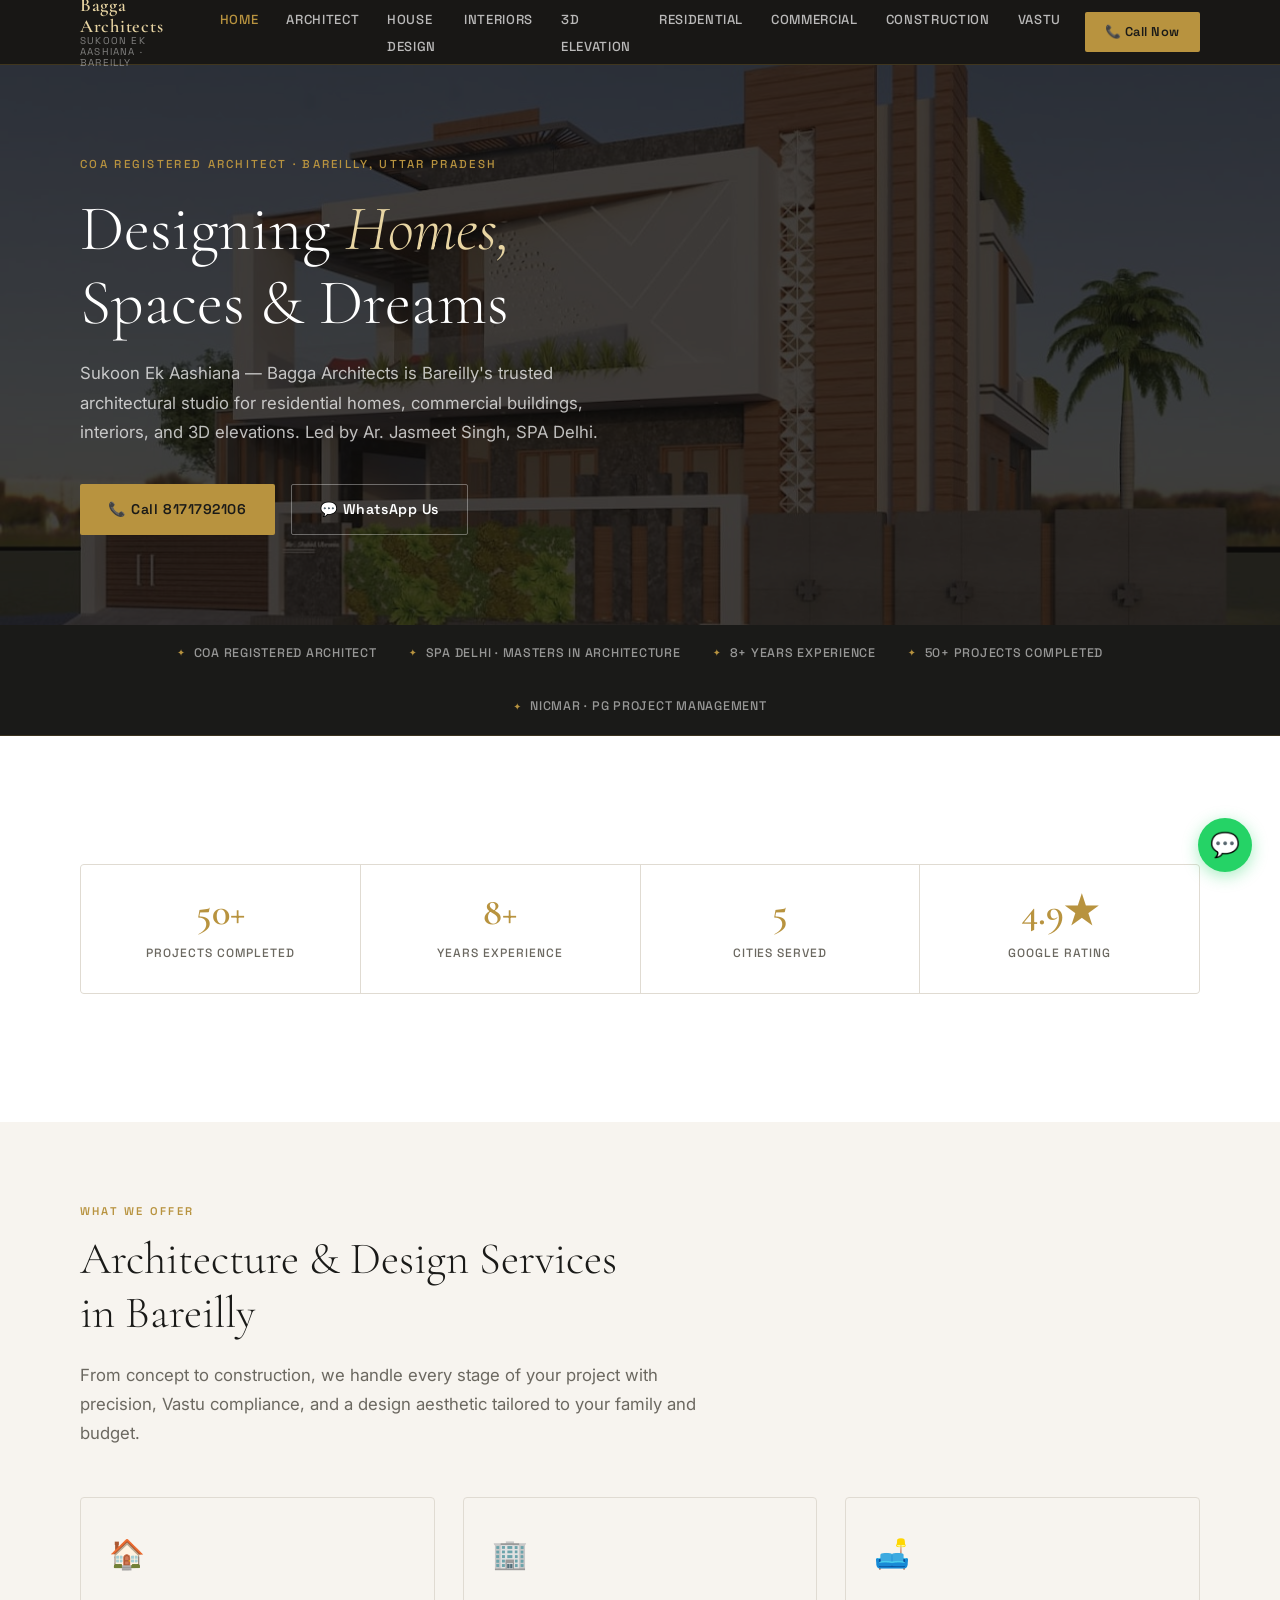
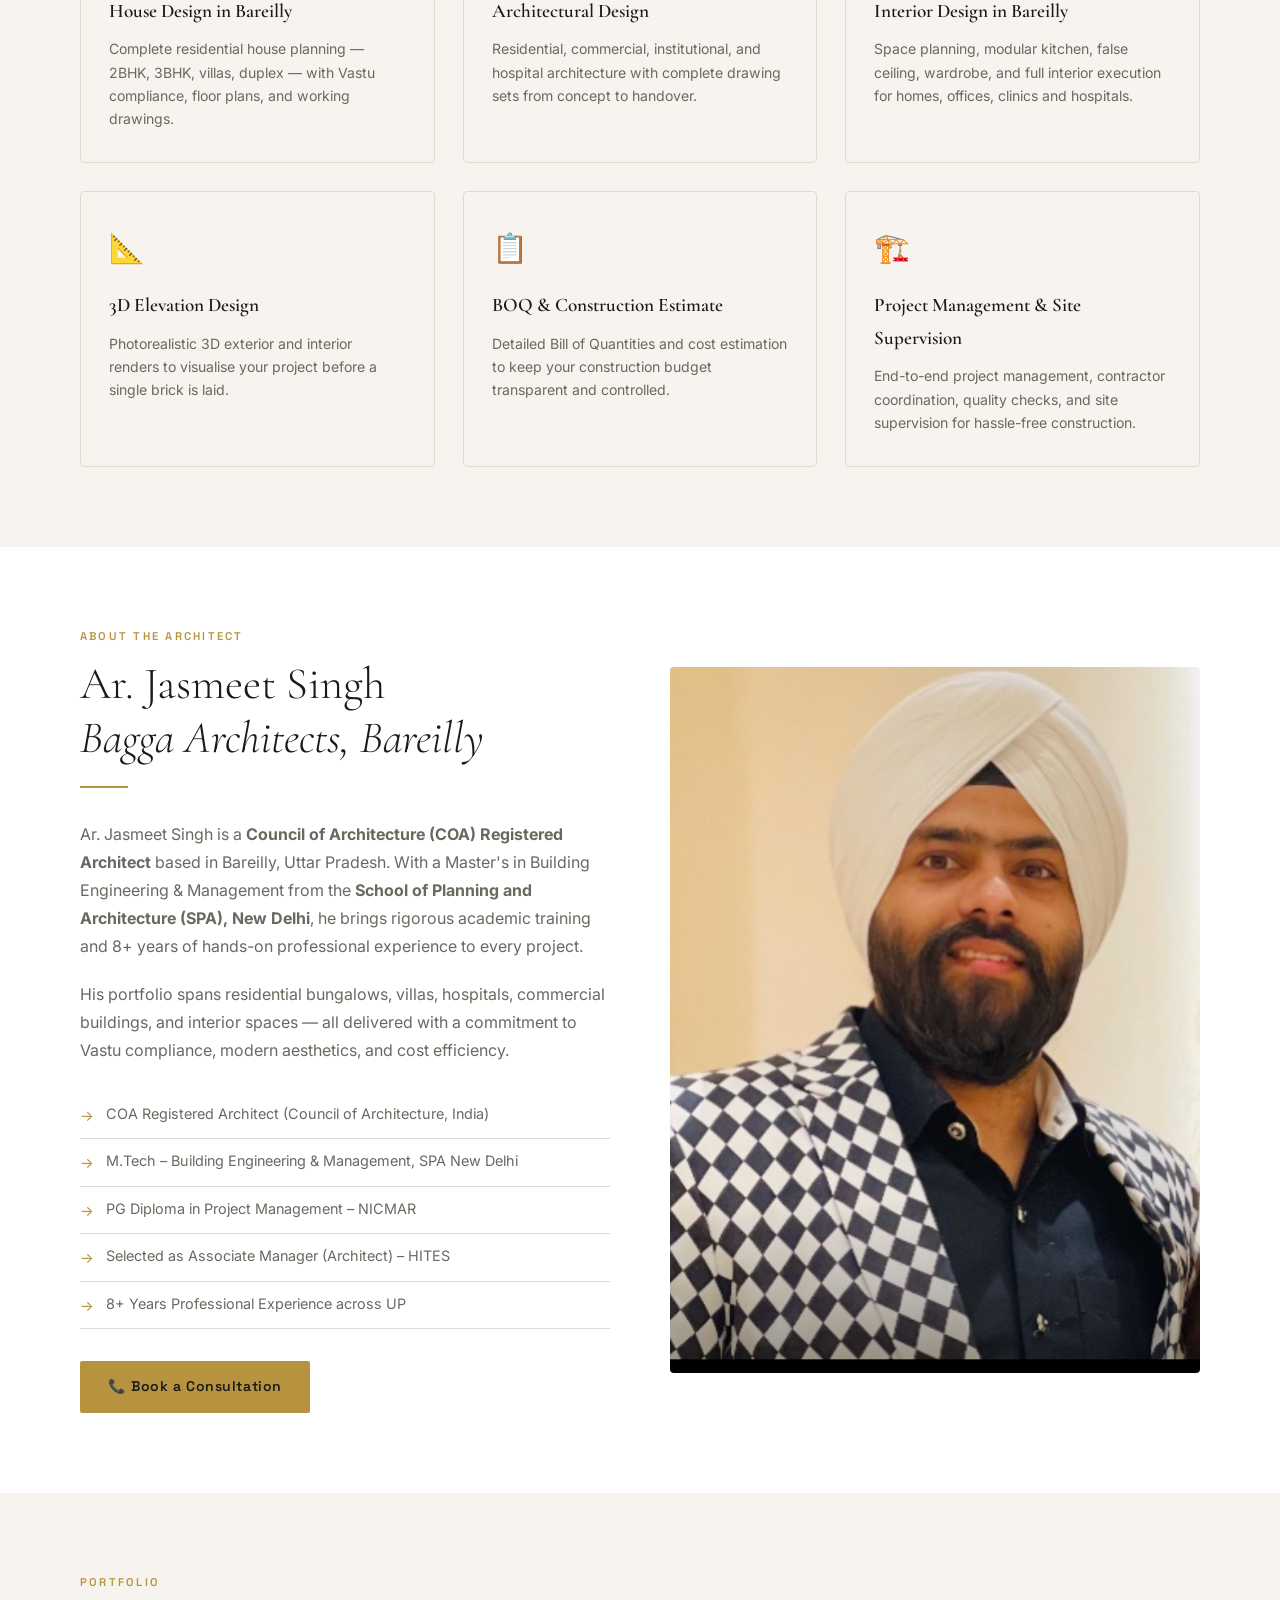
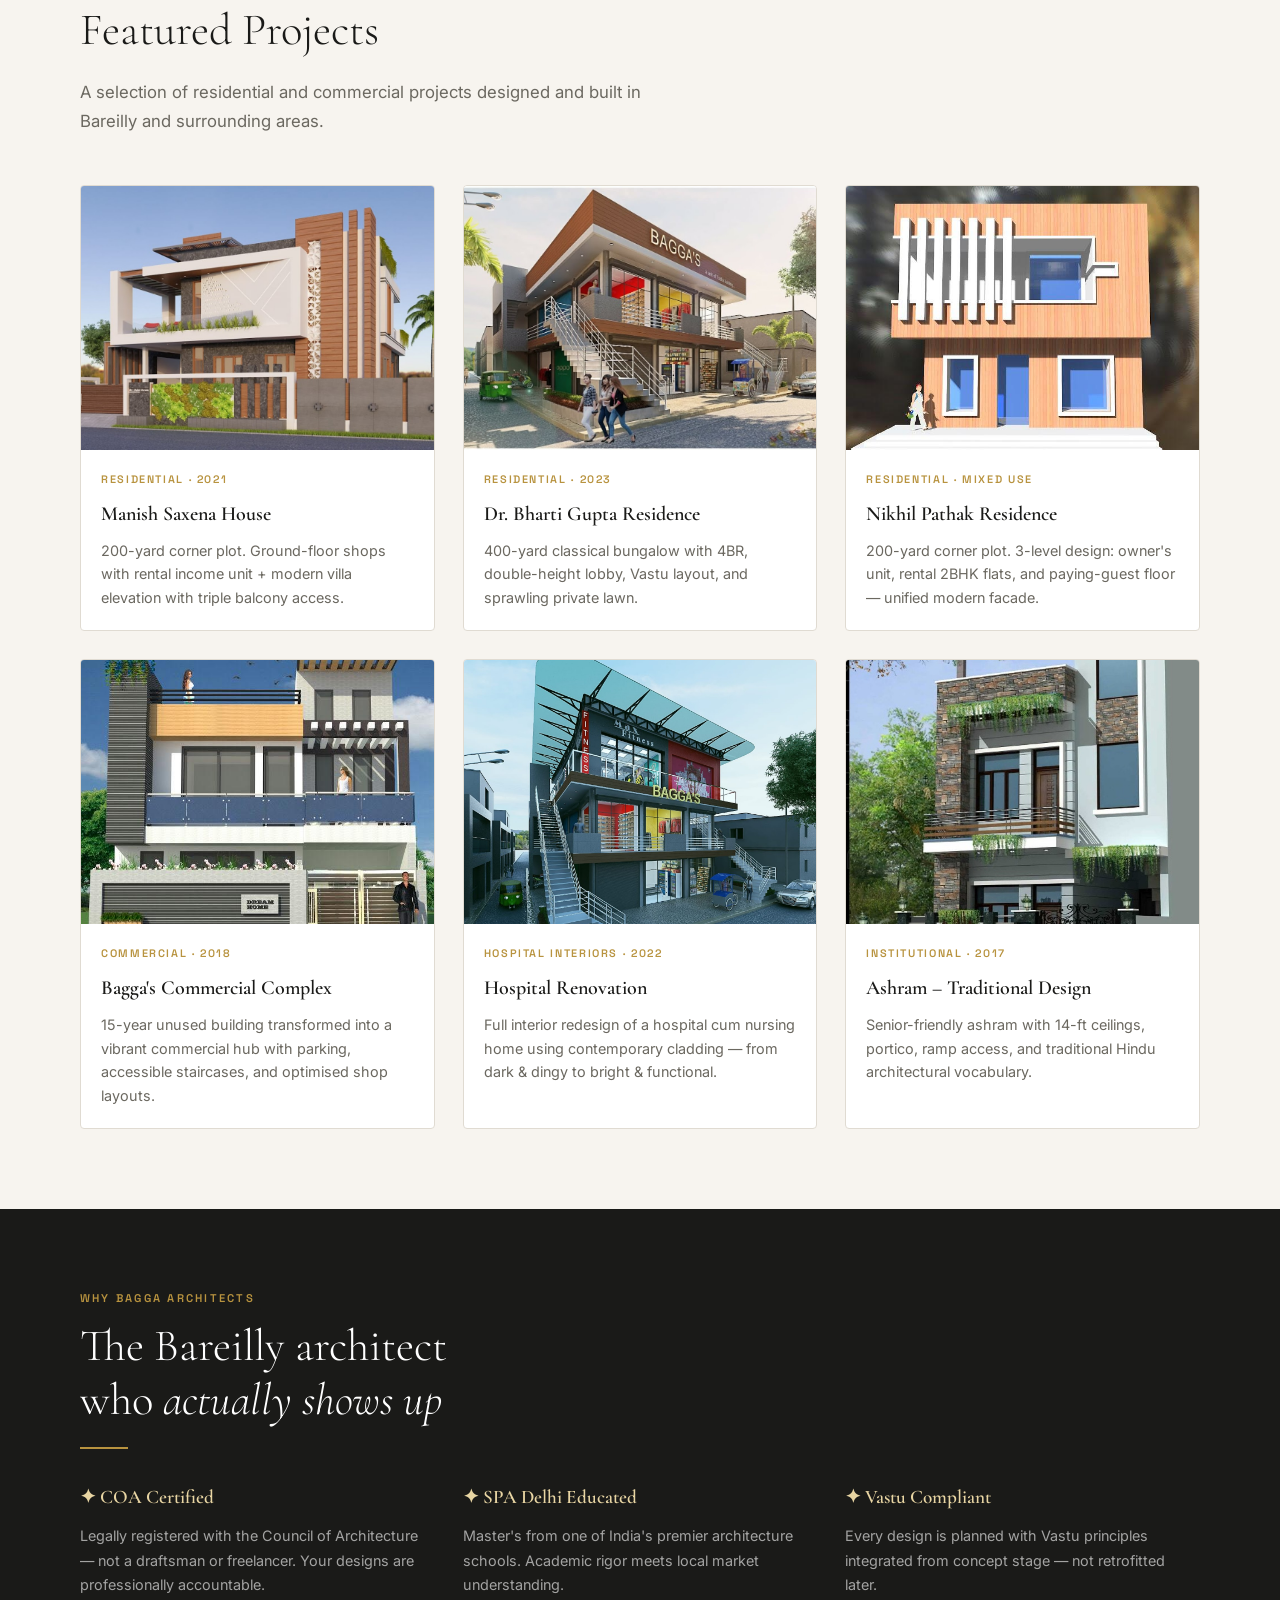
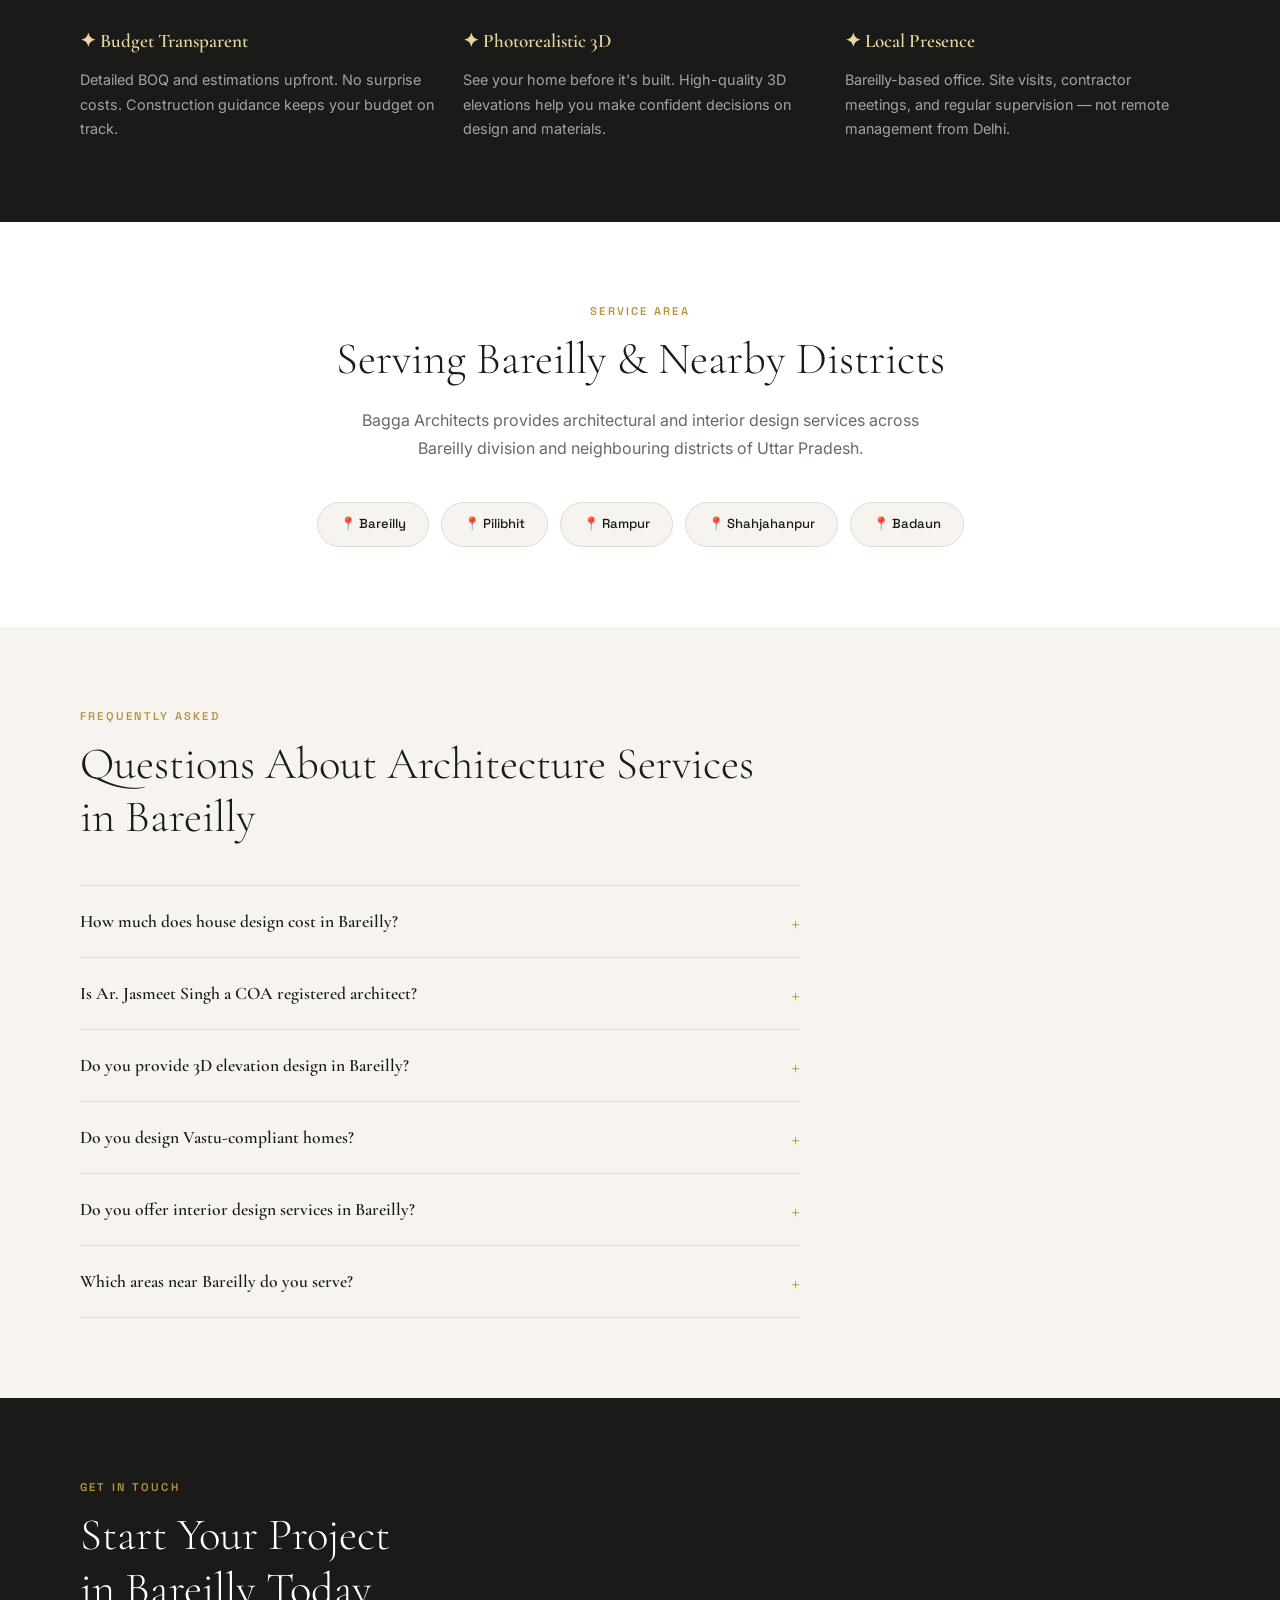
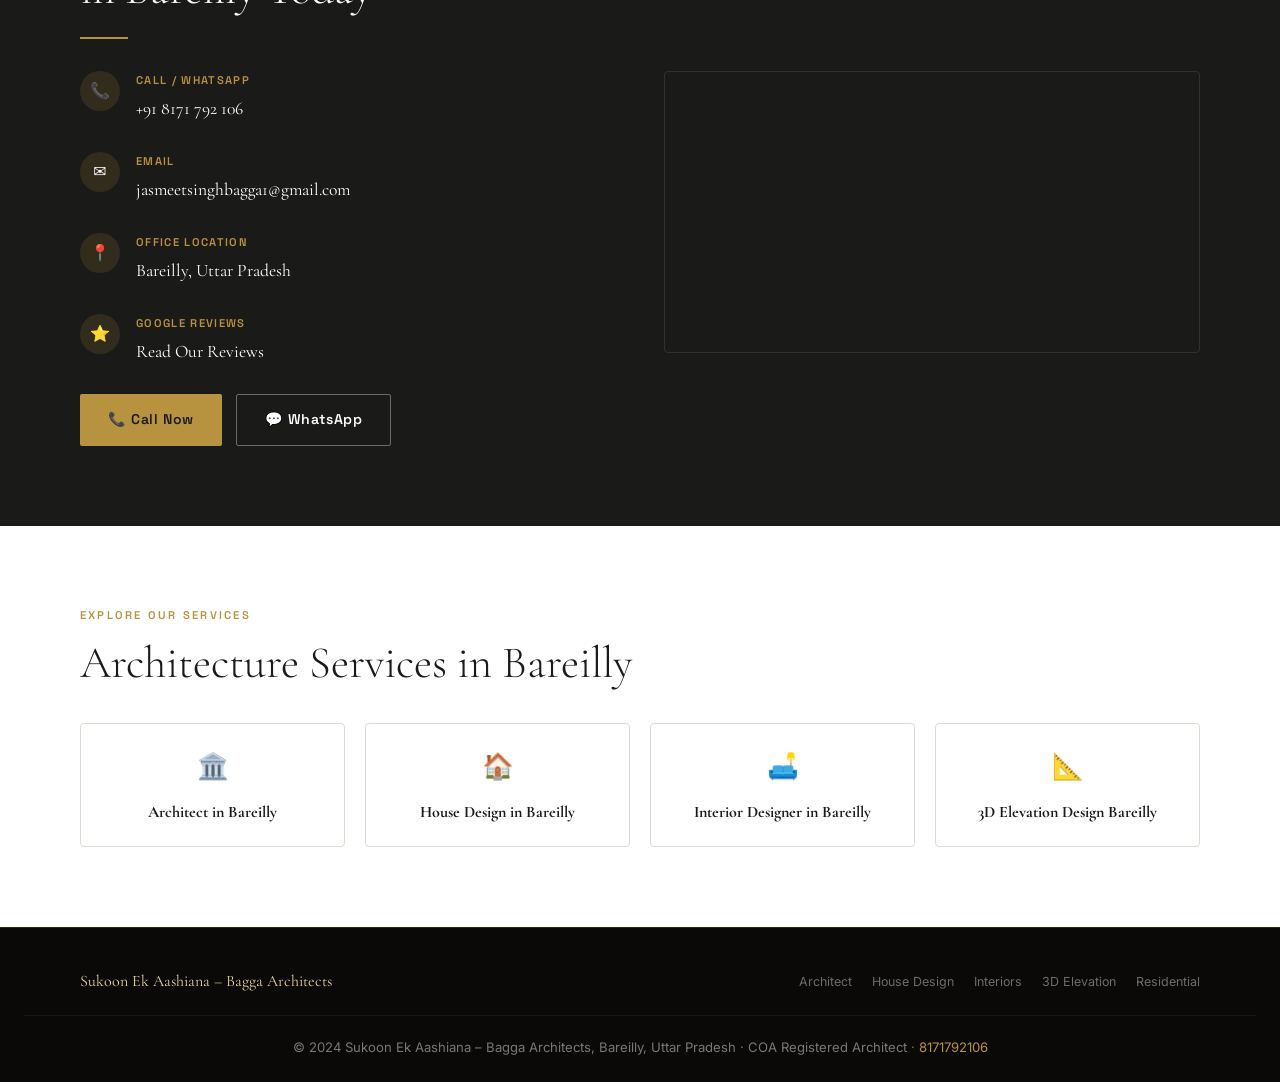
<file: index.html>
<!DOCTYPE html>
<html lang="en">
<head>
  <meta charset="UTF-8" />
  <meta name="viewport" content="width=device-width, initial-scale=1.0" />

  <!-- PRIMARY SEO -->
  <title>Architect in Bareilly | Sukoon Ek Aashiana – Bagga Architects</title>
  <meta name="description" content="Ar. Jasmeet Singh — COA Registered Architect in Bareilly. Residential house design, 3D elevation, interior design, commercial architecture & construction consultancy. 8+ years experience. Call 8171792106." />
  <meta name="keywords" content="architect in Bareilly, architect Bareilly, house design Bareilly, residential architect Bareilly, best architect Bareilly, 3D elevation Bareilly, interior designer Bareilly, Bagga Architects, Sukoon Ek Aashiana, Jasmeet Singh architect" />
  <link rel="canonical" href="https://jasmeet6003-a11y.github.io/baggaarchitects/" />

  <!-- OPEN GRAPH -->
  <meta property="og:type" content="website" />
  <meta property="og:title" content="Architect in Bareilly | Bagga Architects – Sukoon Ek Aashiana" />
  <meta property="og:description" content="COA Registered Architect in Bareilly offering house design, interior design, 3D elevation, and commercial architecture. 8+ years, 50+ projects." />
  <meta property="og:url" content="https://jasmeet6003-a11y.github.io/baggaarchitects/" />
  <meta property="og:image" content="https://jasmeet6003-a11y.github.io/baggaarchitects/Image/project1.jpeg" />
  <meta property="og:locale" content="en_IN" />

  <!-- TWITTER CARD -->
  <meta name="twitter:card" content="summary_large_image" />
  <meta name="twitter:title" content="Architect in Bareilly | Bagga Architects" />
  <meta name="twitter:description" content="COA Registered Architect in Bareilly — house design, 3D elevation, interiors. Call 8171792106." />
  <meta name="twitter:image" content="https://jasmeet6003-a11y.github.io/baggaarchitects/Image/project1.jpeg" />

  <!-- ROBOTS -->
  <meta name="robots" content="index, follow" />
  <meta name="googlebot" content="index, follow" />
  <meta name="author" content="Ar. Jasmeet Singh – Bagga Architects" />
  <meta name="geo.region" content="IN-UP" />
  <meta name="geo.placename" content="Bareilly" />

  <!-- STRUCTURED DATA — LocalBusiness + Architect -->
  <script type="application/ld+json">
  {
    "@context": "https://schema.org",
    "@graph": [
      {
        "@type": ["LocalBusiness", "ProfessionalService"],
        "@id": "https://jasmeet6003-a11y.github.io/baggaarchitects/#business",
        "name": "Sukoon Ek Aashiana – Bagga Architects",
        "alternateName": "Bagga Architects Bareilly",
        "description": "COA Registered Architect in Bareilly providing residential architecture, house design, interior design, 3D elevation, commercial architecture, construction consultancy and project management across Bareilly, Pilibhit, Rampur, Shahjahanpur and Badaun.",
        "url": "https://jasmeet6003-a11y.github.io/baggaarchitects/",
        "telephone": "+918171792106",
        "email": "jasmeetsinghbagga1@gmail.com",
        "priceRange": "₹₹",
        "currenciesAccepted": "INR",
        "paymentAccepted": "Cash, Bank Transfer, UPI",
        "foundingDate": "2017",
        "areaServed": [
          {"@type": "City", "name": "Bareilly"},
          {"@type": "City", "name": "Pilibhit"},
          {"@type": "City", "name": "Rampur"},
          {"@type": "City", "name": "Shahjahanpur"},
          {"@type": "City", "name": "Badaun"}
        ],
        "address": {
          "@type": "PostalAddress",
          "addressLocality": "Bareilly",
          "addressRegion": "Uttar Pradesh",
          "addressCountry": "IN"
        },
        "geo": {
          "@type": "GeoCoordinates",
          "latitude": 28.339191,
          "longitude": 79.399652
        },
        "hasMap": "https://maps.google.com/?q=Sukoon+Ek+Aashiana+Bagga+Architects+Bareilly",
        "sameAs": [
          "https://g.page/r/sukoon-ek-aashiana-bagga-architects",
          "https://wa.me/918171792106"
        ],
        "serviceType": [
          "Residential Architecture",
          "House Design",
          "Interior Design",
          "3D Elevation Design",
          "Commercial Architecture",
          "Construction Consultancy",
          "Project Management",
          "BOQ and Estimation",
          "Site Supervision",
          "Vastu Consultancy"
        ],
        "openingHoursSpecification": [
          {
            "@type": "OpeningHoursSpecification",
            "dayOfWeek": ["Monday","Tuesday","Wednesday","Thursday","Friday","Saturday"],
            "opens": "09:30",
            "closes": "18:30"
          }
        ],
        "aggregateRating": {
          "@type": "AggregateRating",
          "ratingValue": "4.9",
          "reviewCount": "18",
          "bestRating": "5"
        }
      },
      {
        "@type": "Person",
        "@id": "https://jasmeet6003-a11y.github.io/baggaarchitects/#architect",
        "name": "Ar. Jasmeet Singh",
        "jobTitle": "Architect",
        "description": "COA Registered Architect with Masters in Building Engineering & Management from SPA Delhi. 8+ years experience in residential, commercial, and institutional projects in Bareilly.",
        "worksFor": {"@id": "https://jasmeet6003-a11y.github.io/baggaarchitects/#business"},
        "alumniOf": {
          "@type": "EducationalOrganization",
          "name": "School of Planning and Architecture, New Delhi"
        },
        "hasCredential": "Council of Architecture Registration",
        "telephone": "+918171792106",
        "email": "jasmeetsinghbagga1@gmail.com"
      },
      {
        "@type": "WebSite",
        "@id": "https://jasmeet6003-a11y.github.io/baggaarchitects/#website",
        "name": "Bagga Architects – Architect in Bareilly",
        "url": "https://jasmeet6003-a11y.github.io/baggaarchitects/",
        "publisher": {"@id": "https://jasmeet6003-a11y.github.io/baggaarchitects/#business"}
      }
    ]
  }
  </script>

  <!-- BREADCRUMB SCHEMA -->
  <script type="application/ld+json">
  {
    "@context": "https://schema.org",
    "@type": "BreadcrumbList",
    "itemListElement": [
      {
        "@type": "ListItem",
        "position": 1,
        "name": "Home",
        "item": "https://jasmeet6003-a11y.github.io/baggaarchitects/"
      }
    ]
  }
  </script>

  <!-- FAQ SCHEMA -->
  <script type="application/ld+json">
  {
    "@context": "https://schema.org",
    "@type": "FAQPage",
    "mainEntity": [
      {
        "@type": "Question",
        "name": "How much does house design cost in Bareilly?",
        "acceptedAnswer": {
          "@type": "Answer",
          "text": "House design fees in Bareilly depend on plot size, project type, and scope of work. Typically, architectural design fees range from ₹15 to ₹50 per sq ft. For a precise quote, contact Bagga Architects at 8171792106."
        }
      },
      {
        "@type": "Question",
        "name": "Is Ar. Jasmeet Singh a COA registered architect?",
        "acceptedAnswer": {
          "@type": "Answer",
          "text": "Yes, Ar. Jasmeet Singh is a Council of Architecture (COA) Registered Architect with a Master's degree in Building Engineering & Management from the School of Planning and Architecture (SPA), New Delhi."
        }
      },
      {
        "@type": "Question",
        "name": "Does Bagga Architects provide 3D elevation design in Bareilly?",
        "acceptedAnswer": {
          "@type": "Answer",
          "text": "Yes, Bagga Architects provides modern and realistic 3D elevation designs for residential and commercial projects in Bareilly and nearby areas including Pilibhit, Rampur, and Shahjahanpur."
        }
      },
      {
        "@type": "Question",
        "name": "Does Bagga Architects offer interior design services?",
        "acceptedAnswer": {
          "@type": "Answer",
          "text": "Yes. Complete interior design services for homes, offices, clinics, hospitals and commercial spaces are offered. Services include space planning, 3D visualization, modular kitchen design, false ceiling, and execution support."
        }
      },
      {
        "@type": "Question",
        "name": "Which areas does Bagga Architects serve?",
        "acceptedAnswer": {
          "@type": "Answer",
          "text": "Bagga Architects provides architectural and interior design services in Bareilly, Pilibhit, Rampur, Shahjahanpur, Badaun and surrounding districts of Uttar Pradesh."
        }
      }
    ]
  }
  </script>

  <link rel="stylesheet" href="style.css" />
  <link rel="preconnect" href="https://fonts.googleapis.com" />
</head>

<body>

  <!-- NAVIGATION -->
  <nav class="nav" aria-label="Main navigation">
    <div class="nav__inner">
      <a href="index.html" class="nav__brand" aria-label="Bagga Architects home">
        <span class="nav__brand-name">Bagga Architects</span>
        <span class="nav__brand-sub">Sukoon Ek Aashiana · Bareilly</span>
      </a>
      <ul class="nav__links" role="list">
        <li><a href="index.html" class="active">Home</a></li>
        <li><a href="architect-in-bareilly.html">Architect</a></li>
        <li><a href="house-design-in-bareilly.html">House Design</a></li>
        <li><a href="interior-designer-in-bareilly.html">Interiors</a></li>
        <li><a href="3d-elevation-design-bareilly.html">3D Elevation</a></li>
        <li><a href="residential-architect-bareilly.html">Residential</a></li>
   <li><a href="commercial-architect-bareilly.html">Commercial</a></li>

<li><a href="construction-consultancy-bareilly.html">Construction</a></li>

<li><a href="vastu-consultant-bareilly.html">Vastu</a></li>
      </ul>
      <a href="tel:+918171792106" class="nav__cta">📞 Call Now</a>
      <button class="nav__hamburger" aria-label="Toggle menu">
        <span></span><span></span><span></span>
      </button>
    </div>
  </nav>

  <!-- HERO -->
  <header class="hero" role="banner">
    <div class="hero__inner">
      <p class="hero__eyebrow">COA Registered Architect · Bareilly, Uttar Pradesh</p>
      <h1 class="hero__title">Designing <em>Homes,</em><br>Spaces &amp; Dreams</h1>
      <p class="hero__body">
        Sukoon Ek Aashiana — Bagga Architects is Bareilly's trusted architectural studio for residential homes, commercial buildings, interiors, and 3D elevations. Led by Ar. Jasmeet Singh, SPA Delhi.
      </p>
      <div class="hero__actions">
        <a href="tel:+918171792106" class="btn-primary">📞 Call 8171792106</a>
        <a href="https://wa.me/918171792106" class="btn-outline" target="_blank" rel="noopener">💬 WhatsApp Us</a>
      </div>
    </div>
  </header>

  <!-- TRUST BAR -->
  <div class="trust-bar" aria-label="Key credentials">
    <div class="trust-bar__inner">
      <span class="trust-bar__item">COA Registered Architect</span>
      <span class="trust-bar__item">SPA Delhi · Masters in Architecture</span>
      <span class="trust-bar__item">8+ Years Experience</span>
      <span class="trust-bar__item">50+ Projects Completed</span>
      <span class="trust-bar__item">NICMAR · PG Project Management</span>
    </div>
  </div>

  <!-- STATS -->
  <section class="section section--alt" aria-label="Practice statistics">
    <div class="section__inner">
      <div class="stats-row">
        <div class="stat">
          <span class="stat__num">50+</span>
          <span class="stat__label">Projects Completed</span>
        </div>
        <div class="stat">
          <span class="stat__num">8+</span>
          <span class="stat__label">Years Experience</span>
        </div>
        <div class="stat">
          <span class="stat__num">5</span>
          <span class="stat__label">Cities Served</span>
        </div>
        <div class="stat">
          <span class="stat__num">4.9★</span>
          <span class="stat__label">Google Rating</span>
        </div>
      </div>
    </div>
  </section>

  <!-- SERVICES -->
  <section class="section" id="services" aria-labelledby="services-heading">
    <div class="section__inner">
      <span class="section__label">What We Offer</span>
      <h2 class="section__title" id="services-heading">Architecture &amp; Design Services<br>in Bareilly</h2>
      <p class="section__lead">
        From concept to construction, we handle every stage of your project with precision, Vastu compliance, and a design aesthetic tailored to your family and budget.
      </p>
      <div class="grid-3">
        <article class="svc-card">
          <span class="svc-card__icon">🏠</span>
          <h3 class="svc-card__title"><a href="house-design-in-bareilly.html">House Design in Bareilly</a></h3>
          <p class="svc-card__text">Complete residential house planning — 2BHK, 3BHK, villas, duplex — with Vastu compliance, floor plans, and working drawings.</p>
        </article>
        <article class="svc-card">
          <span class="svc-card__icon">🏢</span>
          <h3 class="svc-card__title"><a href="architect-in-bareilly.html">Architectural Design</a></h3>
          <p class="svc-card__text">Residential, commercial, institutional, and hospital architecture with complete drawing sets from concept to handover.</p>
        </article>
        <article class="svc-card">
          <span class="svc-card__icon">🛋️</span>
          <h3 class="svc-card__title"><a href="interior-designer-in-bareilly.html">Interior Design in Bareilly</a></h3>
          <p class="svc-card__text">Space planning, modular kitchen, false ceiling, wardrobe, and full interior execution for homes, offices, clinics and hospitals.</p>
        </article>
        <article class="svc-card">
          <span class="svc-card__icon">📐</span>
          <h3 class="svc-card__title"><a href="3d-elevation-design-bareilly.html">3D Elevation Design</a></h3>
          <p class="svc-card__text">Photorealistic 3D exterior and interior renders to visualise your project before a single brick is laid.</p>
        </article>
        <article class="svc-card">
          <span class="svc-card__icon">📋</span>
          <h3 class="svc-card__title">BOQ &amp; Construction Estimate</h3>
          <p class="svc-card__text">Detailed Bill of Quantities and cost estimation to keep your construction budget transparent and controlled.</p>
        </article>
        <article class="svc-card">
          <span class="svc-card__icon">🏗️</span>
          <h3 class="svc-card__title">Project Management &amp; Site Supervision</h3>
          <p class="svc-card__text">End-to-end project management, contractor coordination, quality checks, and site supervision for hassle-free construction.</p>
        </article>
      </div>
    </div>
  </section>

  <!-- ABOUT -->
  <section class="section section--alt" id="about" aria-labelledby="about-heading">
    <div class="section__inner">
      <div class="about-split">
        <div>
          <span class="section__label">About the Architect</span>
          <h2 class="section__title" id="about-heading">Ar. Jasmeet Singh<br><em>Bagga Architects, Bareilly</em></h2>
          <div class="divider"></div>
          <p style="color:var(--muted);line-height:1.75;margin-bottom:20px;">
            Ar. Jasmeet Singh is a <strong>Council of Architecture (COA) Registered Architect</strong> based in Bareilly, Uttar Pradesh. With a Master's in Building Engineering &amp; Management from the <strong>School of Planning and Architecture (SPA), New Delhi</strong>, he brings rigorous academic training and 8+ years of hands-on professional experience to every project.
          </p>
          <p style="color:var(--muted);line-height:1.75;margin-bottom:28px;">
            His portfolio spans residential bungalows, villas, hospitals, commercial buildings, and interior spaces — all delivered with a commitment to Vastu compliance, modern aesthetics, and cost efficiency.
          </p>
          <ul class="cred-list" aria-label="Professional credentials">
            <li>COA Registered Architect (Council of Architecture, India)</li>
            <li>M.Tech – Building Engineering &amp; Management, SPA New Delhi</li>
            <li>PG Diploma in Project Management – NICMAR</li>
            <li>Selected as Associate Manager (Architect) – HITES</li>
            <li>8+ Years Professional Experience across UP</li>
          </ul>
          <a href="tel:+918171792106" class="btn-primary mt-32" style="display:inline-flex;">📞 Book a Consultation</a>
        </div>
        <img src="Image/jasmeet.jpg"
             alt="Ar. Jasmeet Singh – COA Registered Architect in Bareilly, Bagga Architects"
             class="about-split__img"
             loading="lazy" />
      </div>
    </div>
  </section>

  <!-- FEATURED PROJECTS -->
  <section class="section" id="projects" aria-labelledby="projects-heading">
    <div class="section__inner">
      <span class="section__label">Portfolio</span>
      <h2 class="section__title" id="projects-heading">Featured Projects</h2>
      <p class="section__lead">A selection of residential and commercial projects designed and built in Bareilly and surrounding areas.</p>
      <div class="grid-3">
        <article class="card">
          <img src="Image/project1.jpeg" alt="Manish Saxena Residence – modern house design Bareilly by Bagga Architects" class="card__img" loading="lazy" />
          <div class="card__body">
            <span class="card__label">Residential · 2021</span>
            <h3 class="card__title">Manish Saxena House</h3>
            <p class="card__text">200-yard corner plot. Ground-floor shops with rental income unit + modern villa elevation with triple balcony access.</p>
          </div>
        </article>
        <article class="card">
          <img src="Image/project2.jpg" alt="Dr. Bharti Gupta Residence – classical bungalow design Bareilly" class="card__img" loading="lazy" />
          <div class="card__body">
            <span class="card__label">Residential · 2023</span>
            <h3 class="card__title">Dr. Bharti Gupta Residence</h3>
            <p class="card__text">400-yard classical bungalow with 4BR, double-height lobby, Vastu layout, and sprawling private lawn.</p>
          </div>
        </article>
        <article class="card">
          <img src="Image/project11.jpg" alt="Nikhil Pathak Residence – 3-floor rental design Bareilly" class="card__img" loading="lazy" />
          <div class="card__body">
            <span class="card__label">Residential · Mixed Use</span>
            <h3 class="card__title">Nikhil Pathak Residence</h3>
            <p class="card__text">200-yard corner plot. 3-level design: owner's unit, rental 2BHK flats, and paying-guest floor — unified modern facade.</p>
          </div>
        </article>
        <article class="card">
          <img src="Image/project12.jpg" alt="Commercial building redesign Bareilly – Bagga's commercial complex" class="card__img" loading="lazy" />
          <div class="card__body">
            <span class="card__label">Commercial · 2018</span>
            <h3 class="card__title">Bagga's Commercial Complex</h3>
            <p class="card__text">15-year unused building transformed into a vibrant commercial hub with parking, accessible staircases, and optimised shop layouts.</p>
          </div>
        </article>
        <article class="card">
          <img src="Image/project14.jpg" alt="Hospital renovation and interior design Bareilly by Bagga Architects" class="card__img" loading="lazy" />
          <div class="card__body">
            <span class="card__label">Hospital Interiors · 2022</span>
            <h3 class="card__title">Hospital Renovation</h3>
            <p class="card__text">Full interior redesign of a hospital cum nursing home using contemporary cladding — from dark &amp; dingy to bright &amp; functional.</p>
          </div>
        </article>
        <article class="card">
          <img src="Image/project15.jpg" alt="Ashram design with traditional Hindu architecture – Bagga Architects Bareilly" class="card__img" loading="lazy" />
          <div class="card__body">
            <span class="card__label">Institutional · 2017</span>
            <h3 class="card__title">Ashram – Traditional Design</h3>
            <p class="card__text">Senior-friendly ashram with 14-ft ceilings, portico, ramp access, and traditional Hindu architectural vocabulary.</p>
          </div>
        </article>
      </div>
    </div>
  </section>

  <!-- WHY CHOOSE US -->
  <section class="section section--dark" aria-labelledby="why-heading">
    <div class="section__inner">
      <span class="section__label">Why Bagga Architects</span>
      <h2 class="section__title" id="why-heading">The Bareilly architect<br>who <em>actually shows up</em></h2>
      <div class="divider"></div>
      <div class="grid-3" style="margin-top:0;">
        <div>
          <h3 style="font-family:var(--display);font-size:1.2rem;font-weight:600;color:var(--gold-lt);margin-bottom:10px;">✦ COA Certified</h3>
          <p style="font-size:0.9rem;color:rgba(255,255,255,0.6);line-height:1.7;">Legally registered with the Council of Architecture — not a draftsman or freelancer. Your designs are professionally accountable.</p>
        </div>
        <div>
          <h3 style="font-family:var(--display);font-size:1.2rem;font-weight:600;color:var(--gold-lt);margin-bottom:10px;">✦ SPA Delhi Educated</h3>
          <p style="font-size:0.9rem;color:rgba(255,255,255,0.6);line-height:1.7;">Master's from one of India's premier architecture schools. Academic rigor meets local market understanding.</p>
        </div>
        <div>
          <h3 style="font-family:var(--display);font-size:1.2rem;font-weight:600;color:var(--gold-lt);margin-bottom:10px;">✦ Vastu Compliant</h3>
          <p style="font-size:0.9rem;color:rgba(255,255,255,0.6);line-height:1.7;">Every design is planned with Vastu principles integrated from concept stage — not retrofitted later.</p>
        </div>
        <div>
          <h3 style="font-family:var(--display);font-size:1.2rem;font-weight:600;color:var(--gold-lt);margin-bottom:10px;">✦ Budget Transparent</h3>
          <p style="font-size:0.9rem;color:rgba(255,255,255,0.6);line-height:1.7;">Detailed BOQ and estimations upfront. No surprise costs. Construction guidance keeps your budget on track.</p>
        </div>
        <div>
          <h3 style="font-family:var(--display);font-size:1.2rem;font-weight:600;color:var(--gold-lt);margin-bottom:10px;">✦ Photorealistic 3D</h3>
          <p style="font-size:0.9rem;color:rgba(255,255,255,0.6);line-height:1.7;">See your home before it's built. High-quality 3D elevations help you make confident decisions on design and materials.</p>
        </div>
        <div>
          <h3 style="font-family:var(--display);font-size:1.2rem;font-weight:600;color:var(--gold-lt);margin-bottom:10px;">✦ Local Presence</h3>
          <p style="font-size:0.9rem;color:rgba(255,255,255,0.6);line-height:1.7;">Bareilly-based office. Site visits, contractor meetings, and regular supervision — not remote management from Delhi.</p>
        </div>
      </div>
    </div>
  </section>

  <!-- AREAS WE SERVE -->
  <section class="section section--alt" aria-labelledby="areas-heading">
    <div class="section__inner text-center">
      <span class="section__label">Service Area</span>
      <h2 class="section__title" id="areas-heading">Serving Bareilly &amp; Nearby Districts</h2>
      <p style="color:var(--muted);margin:0 auto 40px;max-width:560px;line-height:1.75;">
        Bagga Architects provides architectural and interior design services across Bareilly division and neighbouring districts of Uttar Pradesh.
      </p>
      <div style="display:flex;flex-wrap:wrap;gap:12px;justify-content:center;">
        <span style="background:var(--warm);border:1px solid var(--border);border-radius:40px;padding:10px 22px;font-family:var(--ui);font-size:0.82rem;font-weight:500;">📍 Bareilly</span>
        <span style="background:var(--warm);border:1px solid var(--border);border-radius:40px;padding:10px 22px;font-family:var(--ui);font-size:0.82rem;font-weight:500;">📍 Pilibhit</span>
        <span style="background:var(--warm);border:1px solid var(--border);border-radius:40px;padding:10px 22px;font-family:var(--ui);font-size:0.82rem;font-weight:500;">📍 Rampur</span>
        <span style="background:var(--warm);border:1px solid var(--border);border-radius:40px;padding:10px 22px;font-family:var(--ui);font-size:0.82rem;font-weight:500;">📍 Shahjahanpur</span>
        <span style="background:var(--warm);border:1px solid var(--border);border-radius:40px;padding:10px 22px;font-family:var(--ui);font-size:0.82rem;font-weight:500;">📍 Badaun</span>
      </div>
    </div>
  </section>

  <!-- FAQ -->
  <section class="section" id="faq" aria-labelledby="faq-heading">
    <div class="section__inner">
      <span class="section__label">Frequently Asked</span>
      <h2 class="section__title" id="faq-heading">Questions About Architecture Services<br>in Bareilly</h2>
      <div style="max-width:720px;margin-top:40px;">
        <ul class="faq-list" aria-label="Frequently asked questions">
          <li class="faq-item">
            <button class="faq-q" aria-expanded="false">How much does house design cost in Bareilly?</button>
            <div class="faq-a" role="region">
              <p>Architectural design fees in Bareilly typically range from ₹15 to ₹50 per sq ft depending on plot size, project complexity, number of floors, and scope of services. A basic 2BHK house plan starts from around ₹25,000–₹40,000. Contact us for a free consultation and accurate quote for your project.</p>
            </div>
          </li>
          <li class="faq-item">
            <button class="faq-q" aria-expanded="false">Is Ar. Jasmeet Singh a COA registered architect?</button>
            <div class="faq-a" role="region">
              <p>Yes. Ar. Jasmeet Singh is a Council of Architecture (COA) Registered Architect — which is mandatory under the Architects Act, 1972 to legally use the title "Architect" in India. He also holds a Master's in Building Engineering & Management from the School of Planning and Architecture (SPA), New Delhi, one of India's top architecture institutes.</p>
            </div>
          </li>
          <li class="faq-item">
            <button class="faq-q" aria-expanded="false">Do you provide 3D elevation design in Bareilly?</button>
            <div class="faq-a" role="region">
              <p>Yes. Photorealistic 3D elevation and interior renders are a core service. We create detailed 3D visuals for residential homes, commercial buildings, and hospitality projects so you can see exactly what your building will look like before construction begins. We serve all areas of Bareilly and surrounding districts.</p>
            </div>
          </li>
          <li class="faq-item">
            <button class="faq-q" aria-expanded="false">Do you design Vastu-compliant homes?</button>
            <div class="faq-a" role="region">
              <p>Absolutely. Vastu Shastra compliance is integrated from the very first design stage — not added as an afterthought. We carefully orient rooms, entrances, kitchen, pooja rooms and other spaces according to Vastu principles while maintaining modern functionality and aesthetics.</p>
            </div>
          </li>
          <li class="faq-item">
            <button class="faq-q" aria-expanded="false">Do you offer interior design services in Bareilly?</button>
            <div class="faq-a" role="region">
              <p>Yes. We provide comprehensive interior design services for homes, offices, clinics, hospitals, and commercial spaces in Bareilly. Services include space planning, 3D visualization, false ceiling design, modular kitchen planning, wardrobe design, material selection, and execution coordination.</p>
            </div>
          </li>
          <li class="faq-item">
            <button class="faq-q" aria-expanded="false">Which areas near Bareilly do you serve?</button>
            <div class="faq-a" role="region">
              <p>We serve Bareilly city and all surrounding districts including Pilibhit, Rampur, Shahjahanpur, Badaun, and nearby tehsils. On-site visits, design consultations, and project supervision are available throughout Bareilly division.</p>
            </div>
          </li>
        </ul>
      </div>
    </div>
  </section>

  <!-- CONTACT -->
  <section class="section section--dark" id="contact" aria-labelledby="contact-heading">
    <div class="section__inner">
      <span class="section__label">Get in Touch</span>
      <h2 class="section__title" id="contact-heading">Start Your Project<br>in Bareilly Today</h2>
      <div class="divider"></div>
      <div class="contact-grid">
        <div>
          <div class="contact-item">
            <div class="contact-item__icon">📞</div>
            <div>
              <div class="contact-item__label">Call / WhatsApp</div>
              <div class="contact-item__val">
                <a href="tel:+918171792106">+91 8171 792 106</a>
              </div>
            </div>
          </div>
          <div class="contact-item">
            <div class="contact-item__icon">✉️</div>
            <div>
              <div class="contact-item__label">Email</div>
              <div class="contact-item__val">
                <a href="mailto:jasmeetsinghbagga1@gmail.com">jasmeetsinghbagga1@gmail.com</a>
              </div>
            </div>
          </div>
          <div class="contact-item">
            <div class="contact-item__icon">📍</div>
            <div>
              <div class="contact-item__label">Office Location</div>
              <div class="contact-item__val">Bareilly, Uttar Pradesh</div>
            </div>
          </div>
          <div class="contact-item">
            <div class="contact-item__icon">⭐</div>
            <div>
              <div class="contact-item__label">Google Reviews</div>
              <div class="contact-item__val">
                <a href="https://share.google/xzBIRqUOf7wtdT0RO" target="_blank" rel="noopener">Read Our Reviews</a>
              </div>
            </div>
          </div>
          <div style="display:flex;gap:14px;margin-top:28px;flex-wrap:wrap;">
            <a href="tel:+918171792106" class="btn-primary">📞 Call Now</a>
            <a href="https://wa.me/918171792106" class="btn-outline" target="_blank" rel="noopener">💬 WhatsApp</a>
          </div>
        </div>
        <div class="map-embed">
          <iframe
            src="https://www.google.com/maps/embed?pb=!1m18!1m12!1m3!1d3511.6500012815454!2d79.39965247502306!3d28.339191797341957!2m3!1f0!2f0!3f0!3m2!1i1024!2i768!4f13.1!3m3!1m2!1s0x39a000b80d1561a7%3A0x9f1533798fb9801b!2sSukoon-Ek%20Aashiana%20-Bagga%20Architects%20(%40jva%20architects)!5e0!3m2!1sen!2sin!4v1781080346989!5m2!1sen!2sin"
            allowfullscreen="" loading="lazy"
            referrerpolicy="no-referrer-when-downgrade"
            title="Bagga Architects office location Bareilly on Google Maps">
          </iframe>
        </div>
      </div>
    </div>
  </section>

  <!-- INTERNAL LINKS / SEO TEXT -->
  <section class="section section--alt" aria-label="Our services navigation">
    <div class="section__inner">
      <span class="section__label">Explore Our Services</span>
      <h2 class="section__title">Architecture Services in Bareilly</h2>
      <div class="grid-4" style="margin-top:32px;">
        <a href="architect-in-bareilly.html" style="display:block;padding:20px;border:1px solid var(--border);border-radius:4px;background:var(--white);text-align:center;transition:border-color 0.2s;" onmouseover="this.style.borderColor='var(--gold)'" onmouseout="this.style.borderColor='var(--border)'">
          <span style="font-size:1.6rem;display:block;margin-bottom:10px;">🏛️</span>
          <strong style="font-family:var(--display);font-size:1rem;">Architect in Bareilly</strong>
        </a>
        <a href="house-design-in-bareilly.html" style="display:block;padding:20px;border:1px solid var(--border);border-radius:4px;background:var(--white);text-align:center;transition:border-color 0.2s;" onmouseover="this.style.borderColor='var(--gold)'" onmouseout="this.style.borderColor='var(--border)'">
          <span style="font-size:1.6rem;display:block;margin-bottom:10px;">🏠</span>
          <strong style="font-family:var(--display);font-size:1rem;">House Design in Bareilly</strong>
        </a>
        <a href="interior-designer-in-bareilly.html" style="display:block;padding:20px;border:1px solid var(--border);border-radius:4px;background:var(--white);text-align:center;transition:border-color 0.2s;" onmouseover="this.style.borderColor='var(--gold)'" onmouseout="this.style.borderColor='var(--border)'">
          <span style="font-size:1.6rem;display:block;margin-bottom:10px;">🛋️</span>
          <strong style="font-family:var(--display);font-size:1rem;">Interior Designer in Bareilly</strong>
        </a>
        <a href="3d-elevation-design-bareilly.html" style="display:block;padding:20px;border:1px solid var(--border);border-radius:4px;background:var(--white);text-align:center;transition:border-color 0.2s;" onmouseover="this.style.borderColor='var(--gold)'" onmouseout="this.style.borderColor='var(--border)'">
          <span style="font-size:1.6rem;display:block;margin-bottom:10px;">📐</span>
          <strong style="font-family:var(--display);font-size:1rem;">3D Elevation Design Bareilly</strong>
        </a>
      </div>
    </div>
  </section>

  <!-- FOOTER -->
  <footer class="footer" role="contentinfo">
    <div class="footer__inner">
      <span class="footer__brand">Sukoon Ek Aashiana – Bagga Architects</span>
      <ul class="footer__links">
        <li><a href="architect-in-bareilly.html">Architect</a></li>
        <li><a href="house-design-in-bareilly.html">House Design</a></li>
        <li><a href="interior-designer-in-bareilly.html">Interiors</a></li>
        <li><a href="3d-elevation-design-bareilly.html">3D Elevation</a></li>
        <li><a href="residential-architect-bareilly.html">Residential</a></li>
      </ul>
    </div>
    <div class="footer__copy">
      © 2024 Sukoon Ek Aashiana – Bagga Architects, Bareilly, Uttar Pradesh · COA Registered Architect · <a href="tel:+918171792106" style="color:var(--gold);">8171792106</a>
    </div>
  </footer>

  <!-- FLOATING WHATSAPP -->
  <a href="https://wa.me/918171792106" class="wa-float" target="_blank" rel="noopener" aria-label="Chat on WhatsApp">💬</a>

  <script src="script.js"></script>
</body>

</html>
</file>
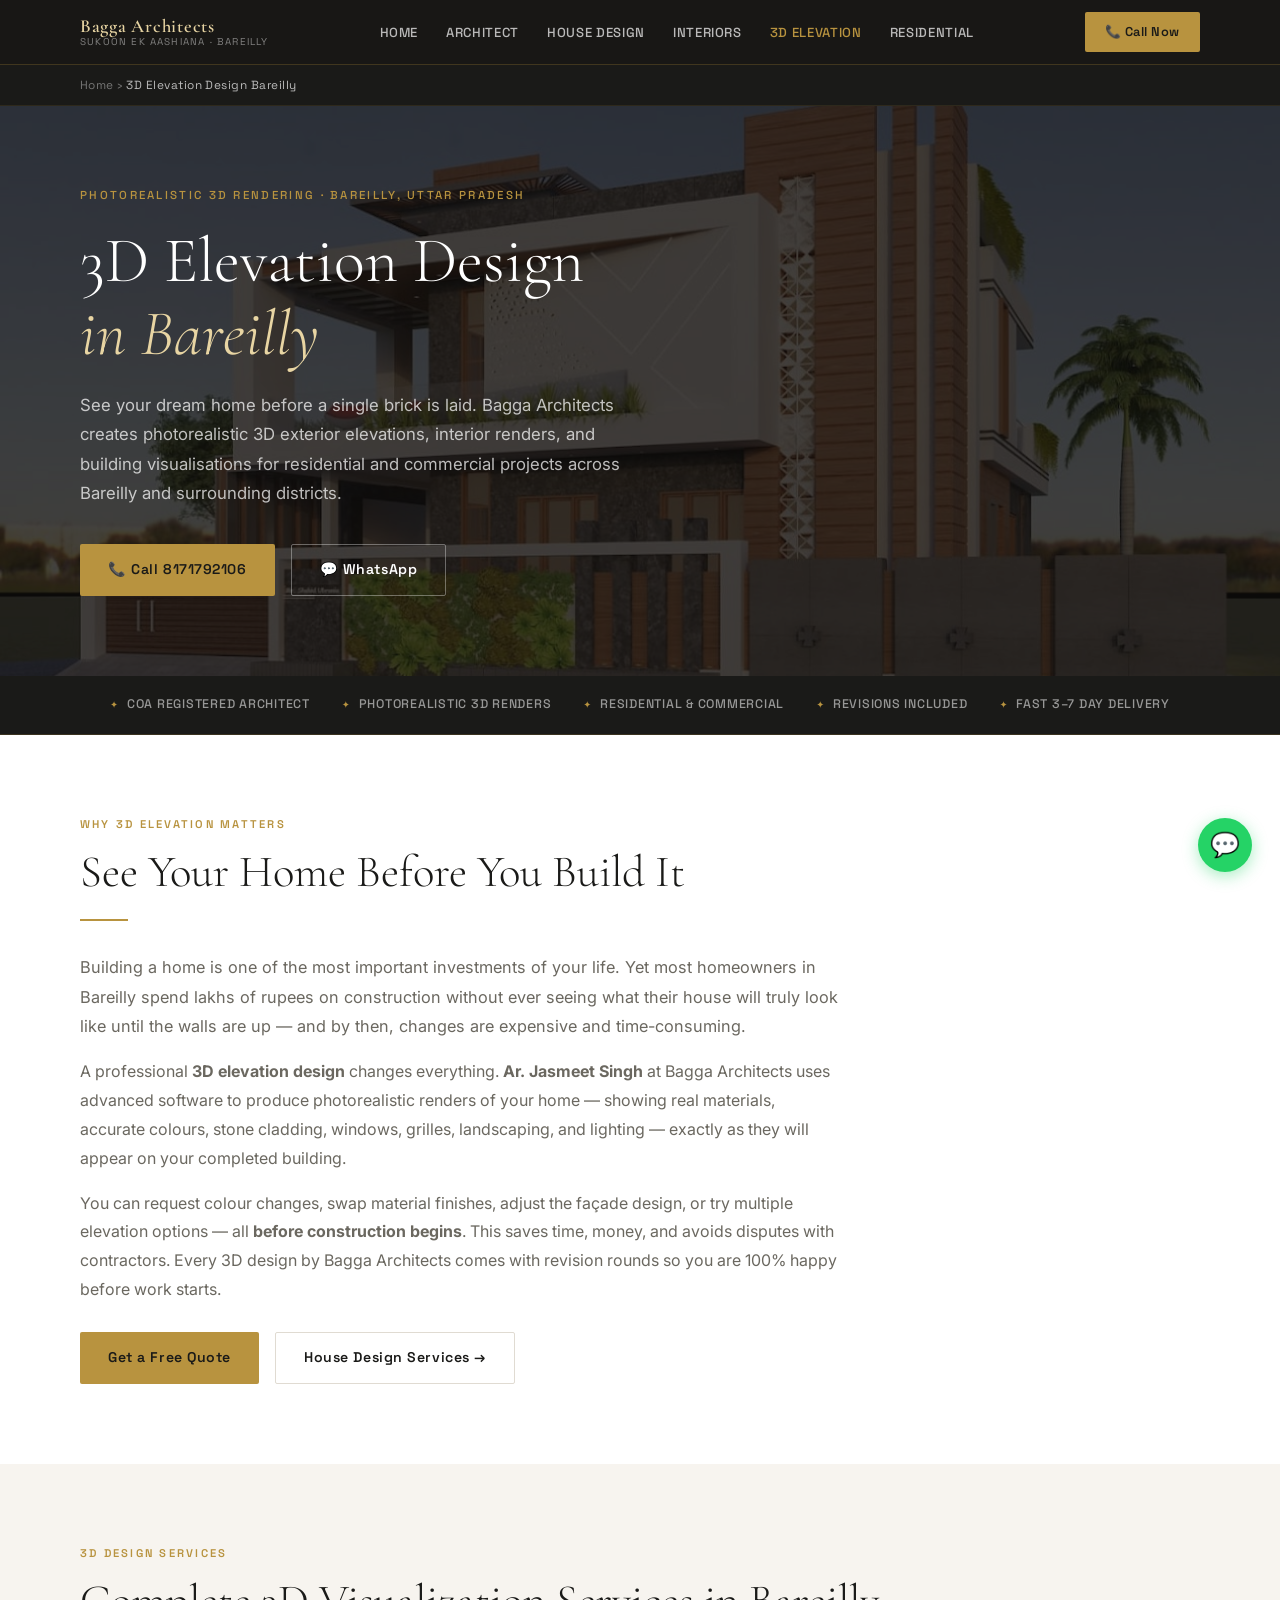
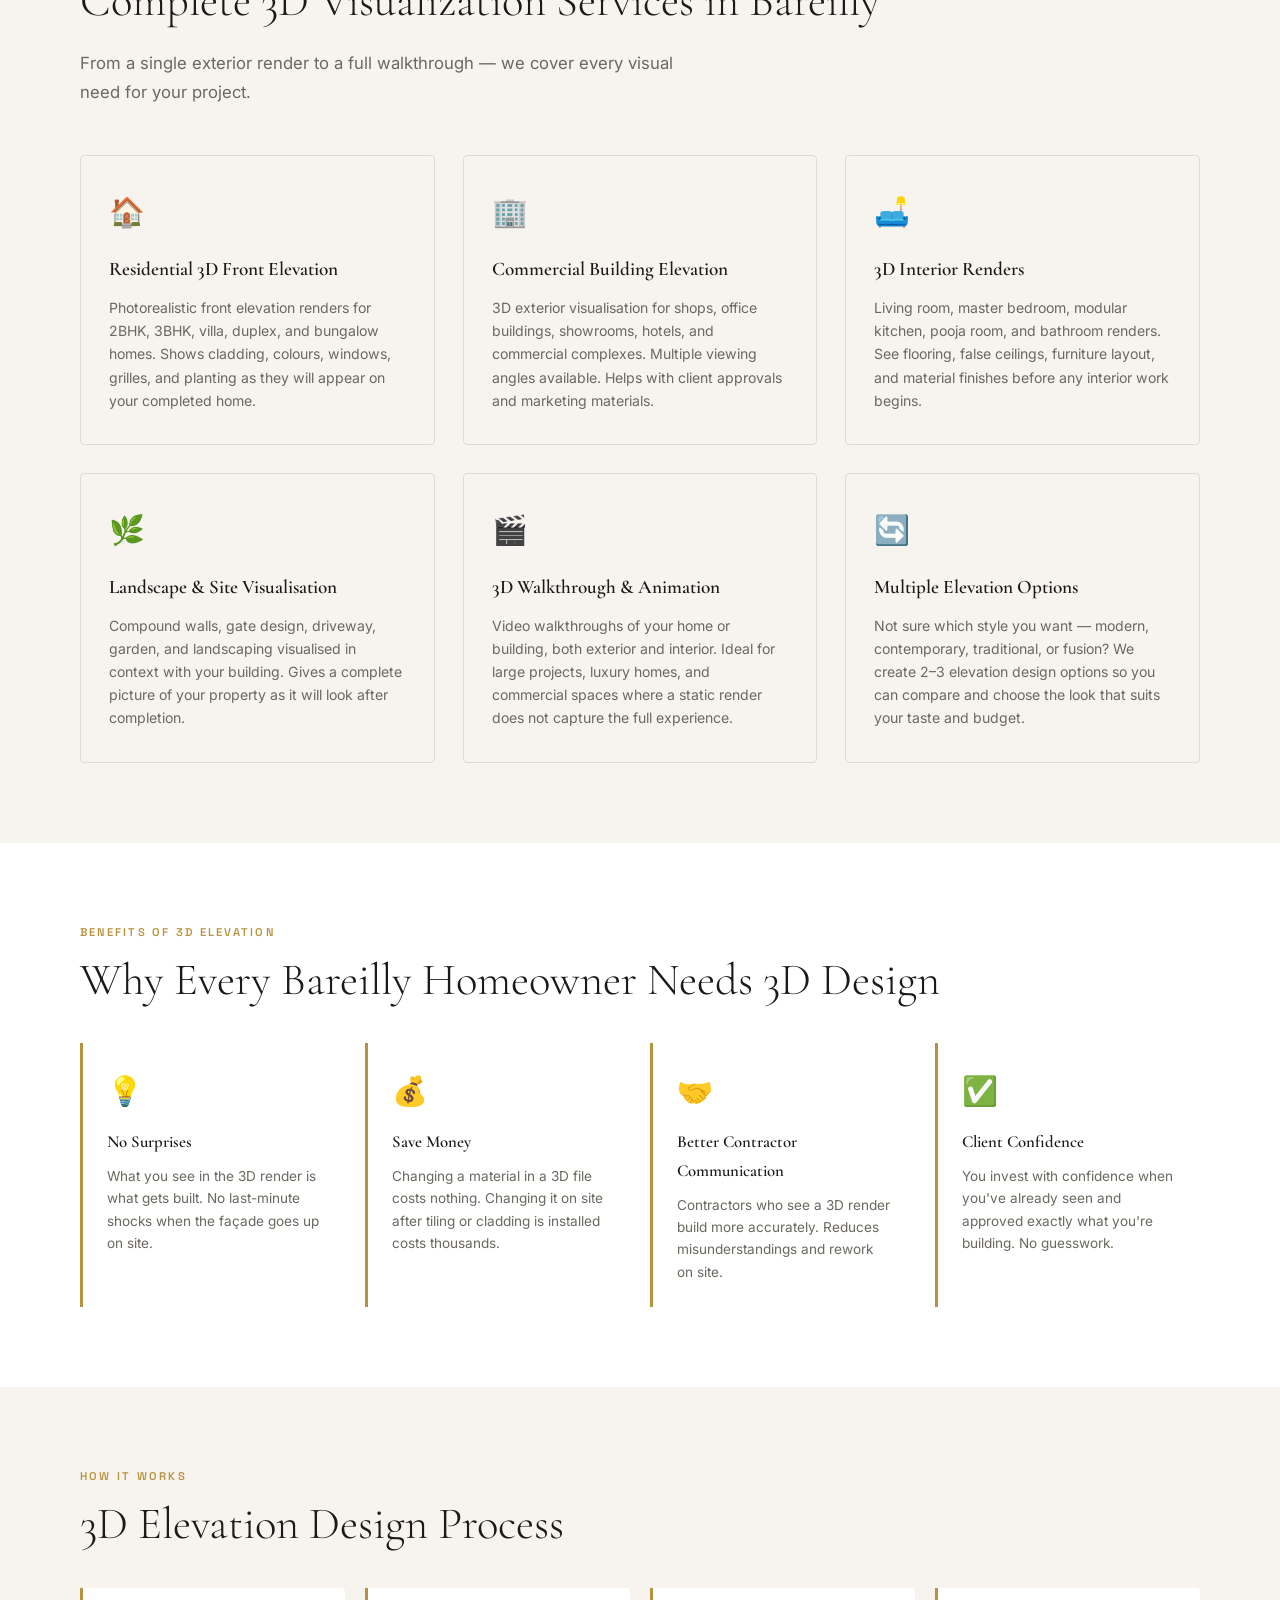
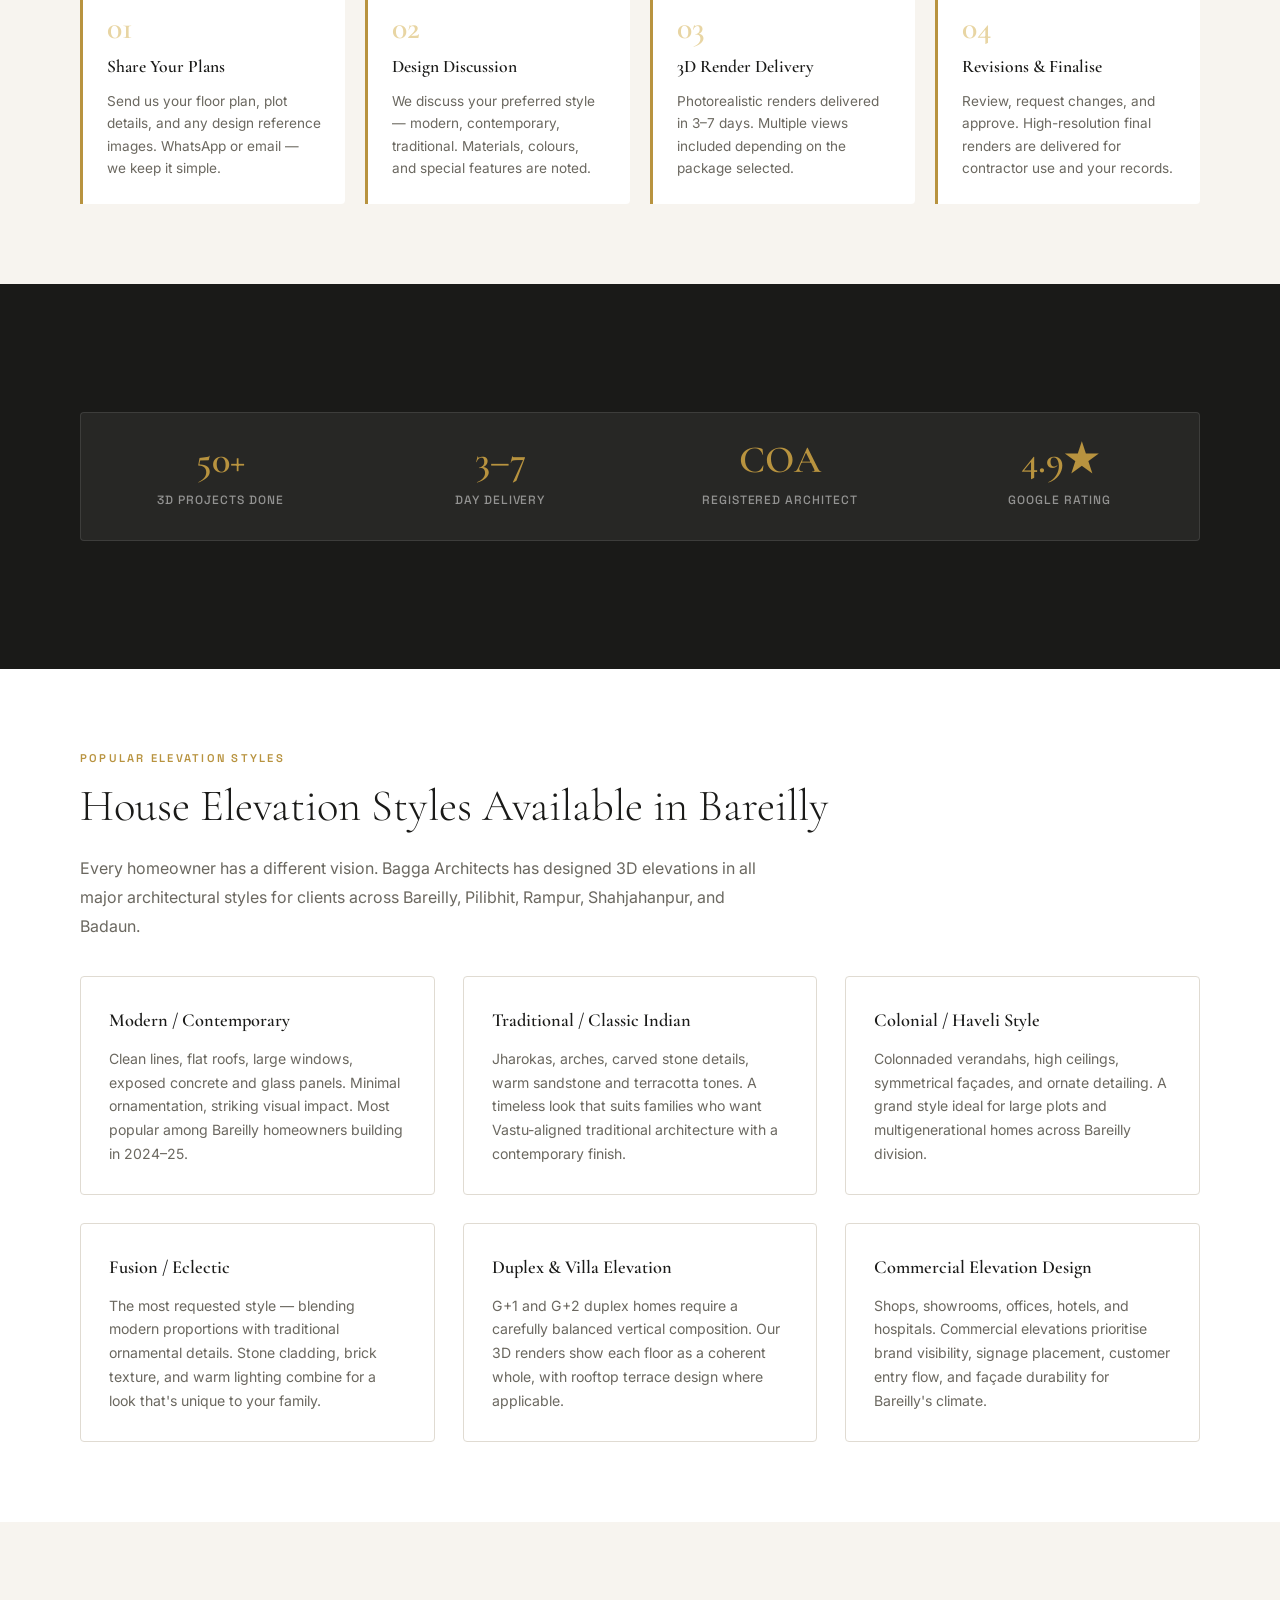
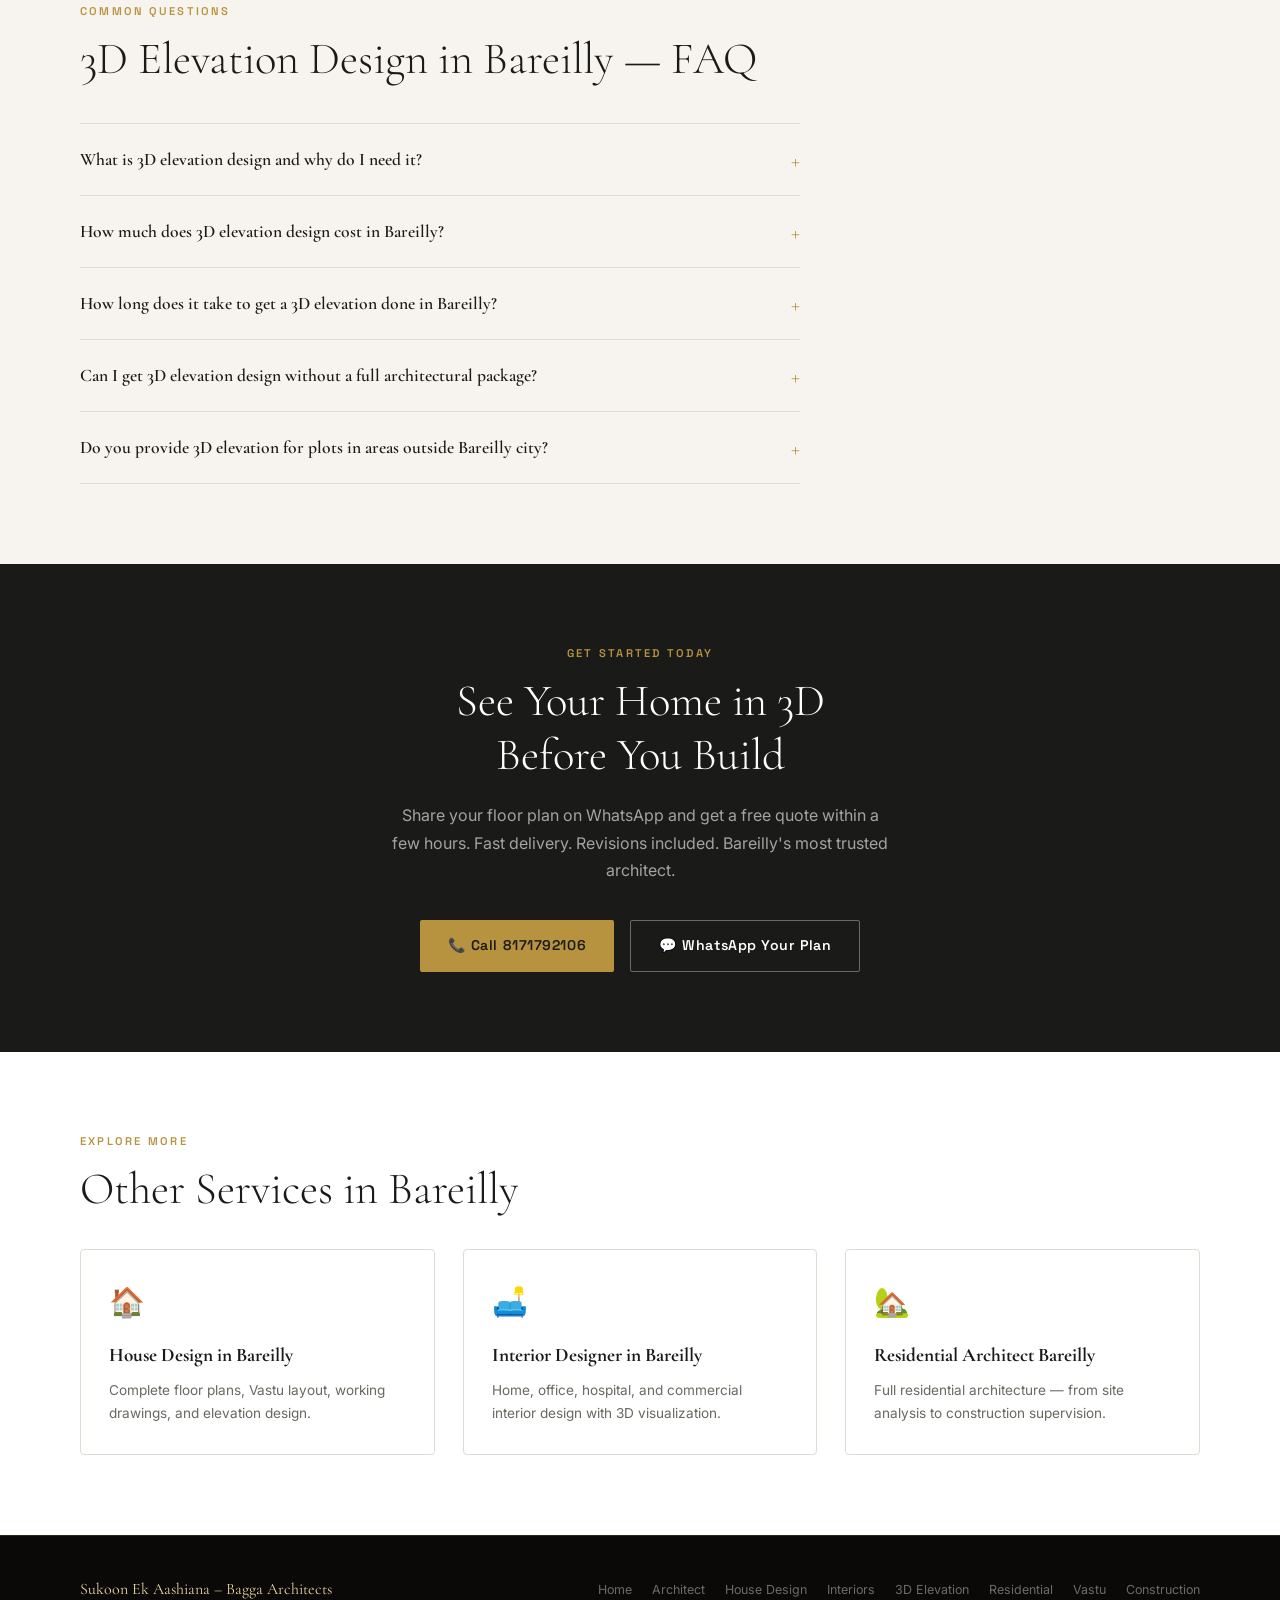
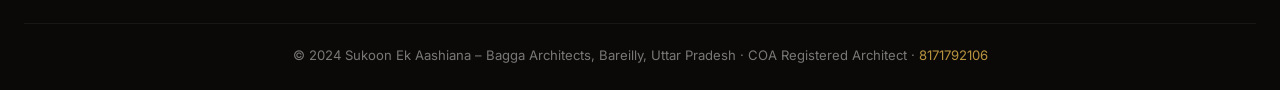
<file: 3d-elevation-design-bareilly.html>
<!DOCTYPE html>
<html lang="en">
<head>
  <meta charset="UTF-8" />
  <meta name="viewport" content="width=device-width, initial-scale=1.0" />
  <title>3D Elevation Design in Bareilly | Photorealistic Renders | Bagga Architects</title>
  <meta name="description" content="Get stunning 3D elevation design for your home or building in Bareilly. Ar. Jasmeet Singh (COA Registered) creates photorealistic 3D exterior & interior renders. See your dream home before construction. Call 8171792106." />
  <meta name="keywords" content="3D elevation design Bareilly, 3D house elevation Bareilly, 3D rendering Bareilly, building elevation design Bareilly, exterior 3D design Bareilly, 3D visualization Bareilly, home elevation design Bareilly, Bagga Architects 3D" />
  <link rel="canonical" href="https://jasmeet6003-a11y.github.io/baggaarchitects/3d-elevation-design-bareilly.html" />
  <meta property="og:title" content="3D Elevation Design in Bareilly | Bagga Architects" />
  <meta property="og:description" content="Photorealistic 3D elevation design for homes and commercial buildings in Bareilly. COA Registered Architect. Call 8171792106." />
  <meta property="og:url" content="https://jasmeet6003-a11y.github.io/baggaarchitects/3d-elevation-design-bareilly.html" />
  <meta property="og:image" content="https://jasmeet6003-a11y.github.io/baggaarchitects/Image/project1.jpeg" />
  <meta name="robots" content="index, follow" />
  <meta name="geo.region" content="IN-UP" />
  <meta name="geo.placename" content="Bareilly" />

  <script type="application/ld+json">
  {
    "@context": "https://schema.org",
    "@type": "Service",
    "name": "3D Elevation Design in Bareilly",
    "description": "Photorealistic 3D elevation and interior rendering services in Bareilly by Ar. Jasmeet Singh. Residential, commercial, villa, duplex, hospital exterior and interior 3D visualization.",
    "provider": {
      "@type": "LocalBusiness",
      "name": "Sukoon Ek Aashiana – Bagga Architects",
      "telephone": "+918171792106",
      "address": {
        "@type": "PostalAddress",
        "addressLocality": "Bareilly",
        "addressRegion": "Uttar Pradesh",
        "addressCountry": "IN"
      }
    },
    "areaServed": {"@type": "City", "name": "Bareilly"},
    "serviceType": "3D Elevation & Architectural Visualization"
  }
  </script>
  <script type="application/ld+json">
  {
    "@context": "https://schema.org",
    "@type": "BreadcrumbList",
    "itemListElement": [
      {"@type": "ListItem", "position": 1, "name": "Home", "item": "https://jasmeet6003-a11y.github.io/baggaarchitects/"},
      {"@type": "ListItem", "position": 2, "name": "3D Elevation Design Bareilly", "item": "https://jasmeet6003-a11y.github.io/baggaarchitects/3d-elevation-design-bareilly.html"}
    ]
  }
  </script>
  <script type="application/ld+json">
  {
    "@context": "https://schema.org",
    "@type": "FAQPage",
    "mainEntity": [
      {
        "@type": "Question",
        "name": "What is 3D elevation design for a house?",
        "acceptedAnswer": {"@type": "Answer", "text": "3D elevation design is a photorealistic digital visualisation of your home or building exterior (and sometimes interior) created before construction begins. It shows exactly how your house will look from the front, side, and back — including materials, colours, windows, doors, and landscaping — so you can make informed decisions and avoid costly changes on site."}
      },
      {
        "@type": "Question",
        "name": "How much does 3D elevation design cost in Bareilly?",
        "acceptedAnswer": {"@type": "Answer", "text": "3D elevation design in Bareilly typically costs ₹5,000–₹20,000 depending on plot size, number of views, level of detail, and whether interior renders are included. A basic residential front elevation render starts from approximately ₹5,000. Contact Bagga Architects at 8171792106 for a precise quote."}
      },
      {
        "@type": "Question",
        "name": "How long does a 3D elevation design take in Bareilly?",
        "acceptedAnswer": {"@type": "Answer", "text": "A standard 3D exterior elevation for a residential home takes 3–7 working days after we receive all floor plans and design inputs. Complex projects with multiple views, interior renders, or landscaping may take 7–14 days."}
      },
      {
        "@type": "Question",
        "name": "Do you provide 3D interior renders too?",
        "acceptedAnswer": {"@type": "Answer", "text": "Yes. Bagga Architects provides complete 3D visualization — exterior elevations, interior room renders (living room, master bedroom, kitchen, bathrooms), and walkthrough videos. This helps you see every part of your home before construction begins."}
      },
      {
        "@type": "Question",
        "name": "Can 3D elevation design be changed after delivery?",
        "acceptedAnswer": {"@type": "Answer", "text": "Yes. We offer revision rounds so you can request material changes, colour modifications, or layout adjustments before finalising. Our goal is for you to be 100% satisfied with the design before construction starts."}
      }
    ]
  }
  </script>

  <link rel="stylesheet" href="style.css" />
  <link rel="preconnect" href="https://fonts.googleapis.com" />
</head>
<body>

  <nav class="nav">
    <div class="nav__inner">
      <a href="index.html" class="nav__brand">
        <span class="nav__brand-name">Bagga Architects</span>
        <span class="nav__brand-sub">Sukoon Ek Aashiana · Bareilly</span>
      </a>
      <ul class="nav__links">
        <li><a href="index.html">Home</a></li>
        <li><a href="architect-in-bareilly.html">Architect</a></li>
        <li><a href="house-design-in-bareilly.html">House Design</a></li>
        <li><a href="interior-designer-in-bareilly.html">Interiors</a></li>
        <li><a href="3d-elevation-design-bareilly.html" class="active">3D Elevation</a></li>
        <li><a href="residential-architect-bareilly.html">Residential</a></li>
      </ul>
      <a href="tel:+918171792106" class="nav__cta">📞 Call Now</a>
      <button class="nav__hamburger" aria-label="Toggle menu"><span></span><span></span><span></span></button>
    </div>
  </nav>

  <nav class="breadcrumb" aria-label="Breadcrumb">
    <div class="breadcrumb__inner">
      <a href="index.html">Home</a> &rsaquo; <span>3D Elevation Design Bareilly</span>
    </div>
  </nav>

  <header class="hero" style="min-height:460px;">
    <div class="hero__inner">
      <p class="hero__eyebrow">Photorealistic 3D Rendering · Bareilly, Uttar Pradesh</p>
      <h1 class="hero__title">3D Elevation Design<br><em>in Bareilly</em></h1>
      <p class="hero__body">
        See your dream home before a single brick is laid. Bagga Architects creates photorealistic 3D exterior elevations, interior renders, and building visualisations for residential and commercial projects across Bareilly and surrounding districts.
      </p>
      <div class="hero__actions">
        <a href="tel:+918171792106" class="btn-primary">📞 Call 8171792106</a>
        <a href="https://wa.me/918171792106" class="btn-outline" target="_blank" rel="noopener">💬 WhatsApp</a>
      </div>
    </div>
  </header>

  <div class="trust-bar">
    <div class="trust-bar__inner">
      <span class="trust-bar__item">COA Registered Architect</span>
      <span class="trust-bar__item">Photorealistic 3D Renders</span>
      <span class="trust-bar__item">Residential &amp; Commercial</span>
      <span class="trust-bar__item">Revisions Included</span>
      <span class="trust-bar__item">Fast 3–7 Day Delivery</span>
    </div>
  </div>

  <!-- INTRO -->
  <section class="section section--alt">
    <div class="section__inner">
      <div style="max-width:760px;">
        <span class="section__label">Why 3D Elevation Matters</span>
        <h2 class="section__title">See Your Home Before You Build It</h2>
        <div class="divider"></div>
        <p style="color:var(--muted);line-height:1.8;margin-bottom:16px;font-size:1.02rem;">
          Building a home is one of the most important investments of your life. Yet most homeowners in Bareilly spend lakhs of rupees on construction without ever seeing what their house will truly look like until the walls are up — and by then, changes are expensive and time-consuming.
        </p>
        <p style="color:var(--muted);line-height:1.8;margin-bottom:16px;">
          A professional <strong>3D elevation design</strong> changes everything. <strong>Ar. Jasmeet Singh</strong> at Bagga Architects uses advanced software to produce photorealistic renders of your home — showing real materials, accurate colours, stone cladding, windows, grilles, landscaping, and lighting — exactly as they will appear on your completed building.
        </p>
        <p style="color:var(--muted);line-height:1.8;margin-bottom:28px;">
          You can request colour changes, swap material finishes, adjust the façade design, or try multiple elevation options — all <strong>before construction begins</strong>. This saves time, money, and avoids disputes with contractors. Every 3D design by Bagga Architects comes with revision rounds so you are 100% happy before work starts.
        </p>
        <div style="display:flex;gap:16px;flex-wrap:wrap;">
          <a href="tel:+918171792106" class="btn-primary">Get a Free Quote</a>
          <a href="house-design-in-bareilly.html" class="btn-outline" style="color:var(--ink);border-color:var(--border);">House Design Services →</a>
        </div>
      </div>
    </div>
  </section>

  <!-- SERVICES -->
  <section class="section">
    <div class="section__inner">
      <span class="section__label">3D Design Services</span>
      <h2 class="section__title">Complete 3D Visualization Services in Bareilly</h2>
      <p class="section__lead">From a single exterior render to a full walkthrough — we cover every visual need for your project.</p>
      <div class="grid-3">
        <article class="svc-card">
          <span class="svc-card__icon">🏠</span>
          <h3 class="svc-card__title">Residential 3D Front Elevation</h3>
          <p class="svc-card__text">Photorealistic front elevation renders for 2BHK, 3BHK, villa, duplex, and bungalow homes. Shows cladding, colours, windows, grilles, and planting as they will appear on your completed home.</p>
        </article>
        <article class="svc-card">
          <span class="svc-card__icon">🏢</span>
          <h3 class="svc-card__title">Commercial Building Elevation</h3>
          <p class="svc-card__text">3D exterior visualisation for shops, office buildings, showrooms, hotels, and commercial complexes. Multiple viewing angles available. Helps with client approvals and marketing materials.</p>
        </article>
        <article class="svc-card">
          <span class="svc-card__icon">🛋️</span>
          <h3 class="svc-card__title">3D Interior Renders</h3>
          <p class="svc-card__text">Living room, master bedroom, modular kitchen, pooja room, and bathroom renders. See flooring, false ceilings, furniture layout, and material finishes before any interior work begins.</p>
        </article>
        <article class="svc-card">
          <span class="svc-card__icon">🌿</span>
          <h3 class="svc-card__title">Landscape &amp; Site Visualisation</h3>
          <p class="svc-card__text">Compound walls, gate design, driveway, garden, and landscaping visualised in context with your building. Gives a complete picture of your property as it will look after completion.</p>
        </article>
        <article class="svc-card">
          <span class="svc-card__icon">🎬</span>
          <h3 class="svc-card__title">3D Walkthrough &amp; Animation</h3>
          <p class="svc-card__text">Video walkthroughs of your home or building, both exterior and interior. Ideal for large projects, luxury homes, and commercial spaces where a static render does not capture the full experience.</p>
        </article>
        <article class="svc-card">
          <span class="svc-card__icon">🔄</span>
          <h3 class="svc-card__title">Multiple Elevation Options</h3>
          <p class="svc-card__text">Not sure which style you want — modern, contemporary, traditional, or fusion? We create 2–3 elevation design options so you can compare and choose the look that suits your taste and budget.</p>
        </article>
      </div>
    </div>
  </section>

  <!-- WHY 3D MATTERS — educational content block -->
  <section class="section section--alt">
    <div class="section__inner">
      <span class="section__label">Benefits of 3D Elevation</span>
      <h2 class="section__title">Why Every Bareilly Homeowner Needs 3D Design</h2>
      <div class="grid-4" style="margin-top:36px;">
        <div style="padding:24px;border-left:3px solid var(--gold);background:var(--white);border-radius:0 4px 4px 0;">
          <div style="font-size:1.8rem;margin-bottom:12px;">💡</div>
          <h3 style="font-family:var(--display);font-size:1.05rem;font-weight:600;margin-bottom:8px;">No Surprises</h3>
          <p style="font-size:0.85rem;color:var(--muted);line-height:1.65;">What you see in the 3D render is what gets built. No last-minute shocks when the façade goes up on site.</p>
        </div>
        <div style="padding:24px;border-left:3px solid var(--gold);background:var(--white);border-radius:0 4px 4px 0;">
          <div style="font-size:1.8rem;margin-bottom:12px;">💰</div>
          <h3 style="font-family:var(--display);font-size:1.05rem;font-weight:600;margin-bottom:8px;">Save Money</h3>
          <p style="font-size:0.85rem;color:var(--muted);line-height:1.65;">Changing a material in a 3D file costs nothing. Changing it on site after tiling or cladding is installed costs thousands.</p>
        </div>
        <div style="padding:24px;border-left:3px solid var(--gold);background:var(--white);border-radius:0 4px 4px 0;">
          <div style="font-size:1.8rem;margin-bottom:12px;">🤝</div>
          <h3 style="font-family:var(--display);font-size:1.05rem;font-weight:600;margin-bottom:8px;">Better Contractor Communication</h3>
          <p style="font-size:0.85rem;color:var(--muted);line-height:1.65;">Contractors who see a 3D render build more accurately. Reduces misunderstandings and rework on site.</p>
        </div>
        <div style="padding:24px;border-left:3px solid var(--gold);background:var(--white);border-radius:0 4px 4px 0;">
          <div style="font-size:1.8rem;margin-bottom:12px;">✅</div>
          <h3 style="font-family:var(--display);font-size:1.05rem;font-weight:600;margin-bottom:8px;">Client Confidence</h3>
          <p style="font-size:0.85rem;color:var(--muted);line-height:1.65;">You invest with confidence when you've already seen and approved exactly what you're building. No guesswork.</p>
        </div>
      </div>
    </div>
  </section>

  <!-- PROCESS -->
  <section class="section">
    <div class="section__inner">
      <span class="section__label">How It Works</span>
      <h2 class="section__title">3D Elevation Design Process</h2>
      <div class="grid-4" style="margin-top:36px;">
        <div style="padding:24px;border-left:3px solid var(--gold);background:var(--white);border-radius:0 4px 4px 0;">
          <div style="font-family:var(--display);font-size:2rem;font-weight:600;color:var(--gold-lt);line-height:1;margin-bottom:8px;">01</div>
          <h3 style="font-family:var(--display);font-size:1.1rem;font-weight:600;margin-bottom:8px;">Share Your Plans</h3>
          <p style="font-size:0.85rem;color:var(--muted);line-height:1.65;">Send us your floor plan, plot details, and any design reference images. WhatsApp or email — we keep it simple.</p>
        </div>
        <div style="padding:24px;border-left:3px solid var(--gold);background:var(--white);border-radius:0 4px 4px 0;">
          <div style="font-family:var(--display);font-size:2rem;font-weight:600;color:var(--gold-lt);line-height:1;margin-bottom:8px;">02</div>
          <h3 style="font-family:var(--display);font-size:1.1rem;font-weight:600;margin-bottom:8px;">Design Discussion</h3>
          <p style="font-size:0.85rem;color:var(--muted);line-height:1.65;">We discuss your preferred style — modern, contemporary, traditional. Materials, colours, and special features are noted.</p>
        </div>
        <div style="padding:24px;border-left:3px solid var(--gold);background:var(--white);border-radius:0 4px 4px 0;">
          <div style="font-family:var(--display);font-size:2rem;font-weight:600;color:var(--gold-lt);line-height:1;margin-bottom:8px;">03</div>
          <h3 style="font-family:var(--display);font-size:1.1rem;font-weight:600;margin-bottom:8px;">3D Render Delivery</h3>
          <p style="font-size:0.85rem;color:var(--muted);line-height:1.65;">Photorealistic renders delivered in 3–7 days. Multiple views included depending on the package selected.</p>
        </div>
        <div style="padding:24px;border-left:3px solid var(--gold);background:var(--white);border-radius:0 4px 4px 0;">
          <div style="font-family:var(--display);font-size:2rem;font-weight:600;color:var(--gold-lt);line-height:1;margin-bottom:8px;">04</div>
          <h3 style="font-family:var(--display);font-size:1.1rem;font-weight:600;margin-bottom:8px;">Revisions &amp; Finalise</h3>
          <p style="font-size:0.85rem;color:var(--muted);line-height:1.65;">Review, request changes, and approve. High-resolution final renders are delivered for contractor use and your records.</p>
        </div>
      </div>
    </div>
  </section>

  <!-- STATS -->
  <section class="section section--dark">
    <div class="section__inner">
      <div class="stats-row" style="background:rgba(255,255,255,0.06);border-color:rgba(255,255,255,0.1);">
        <div class="stat" style="background:transparent;">
          <span class="stat__num">50+</span>
          <span class="stat__label" style="color:rgba(255,255,255,0.5);">3D Projects Done</span>
        </div>
        <div class="stat" style="background:transparent;">
          <span class="stat__num">3–7</span>
          <span class="stat__label" style="color:rgba(255,255,255,0.5);">Day Delivery</span>
        </div>
        <div class="stat" style="background:transparent;">
          <span class="stat__num">COA</span>
          <span class="stat__label" style="color:rgba(255,255,255,0.5);">Registered Architect</span>
        </div>
        <div class="stat" style="background:transparent;">
          <span class="stat__num">4.9★</span>
          <span class="stat__label" style="color:rgba(255,255,255,0.5);">Google Rating</span>
        </div>
      </div>
    </div>
  </section>

  <!-- TYPES OF ELEVATION STYLES — keyword-rich content -->
  <section class="section section--alt">
    <div class="section__inner">
      <span class="section__label">Popular Elevation Styles</span>
      <h2 class="section__title">House Elevation Styles Available in Bareilly</h2>
      <p style="color:var(--muted);line-height:1.8;max-width:700px;margin-bottom:36px;">
        Every homeowner has a different vision. Bagga Architects has designed 3D elevations in all major architectural styles for clients across Bareilly, Pilibhit, Rampur, Shahjahanpur, and Badaun.
      </p>
      <div class="grid-3">
        <article class="card" style="padding:28px;">
          <h3 style="font-family:var(--display);font-size:1.15rem;font-weight:600;margin-bottom:10px;">Modern / Contemporary</h3>
          <p style="font-size:0.88rem;color:var(--muted);line-height:1.7;">Clean lines, flat roofs, large windows, exposed concrete and glass panels. Minimal ornamentation, striking visual impact. Most popular among Bareilly homeowners building in 2024–25.</p>
        </article>
        <article class="card" style="padding:28px;">
          <h3 style="font-family:var(--display);font-size:1.15rem;font-weight:600;margin-bottom:10px;">Traditional / Classic Indian</h3>
          <p style="font-size:0.88rem;color:var(--muted);line-height:1.7;">Jharokas, arches, carved stone details, warm sandstone and terracotta tones. A timeless look that suits families who want Vastu-aligned traditional architecture with a contemporary finish.</p>
        </article>
        <article class="card" style="padding:28px;">
          <h3 style="font-family:var(--display);font-size:1.15rem;font-weight:600;margin-bottom:10px;">Colonial / Haveli Style</h3>
          <p style="font-size:0.88rem;color:var(--muted);line-height:1.7;">Colonnaded verandahs, high ceilings, symmetrical façades, and ornate detailing. A grand style ideal for large plots and multigenerational homes across Bareilly division.</p>
        </article>
        <article class="card" style="padding:28px;">
          <h3 style="font-family:var(--display);font-size:1.15rem;font-weight:600;margin-bottom:10px;">Fusion / Eclectic</h3>
          <p style="font-size:0.88rem;color:var(--muted);line-height:1.7;">The most requested style — blending modern proportions with traditional ornamental details. Stone cladding, brick texture, and warm lighting combine for a look that's unique to your family.</p>
        </article>
        <article class="card" style="padding:28px;">
          <h3 style="font-family:var(--display);font-size:1.15rem;font-weight:600;margin-bottom:10px;">Duplex &amp; Villa Elevation</h3>
          <p style="font-size:0.88rem;color:var(--muted);line-height:1.7;">G+1 and G+2 duplex homes require a carefully balanced vertical composition. Our 3D renders show each floor as a coherent whole, with rooftop terrace design where applicable.</p>
        </article>
        <article class="card" style="padding:28px;">
          <h3 style="font-family:var(--display);font-size:1.15rem;font-weight:600;margin-bottom:10px;">Commercial Elevation Design</h3>
          <p style="font-size:0.88rem;color:var(--muted);line-height:1.7;">Shops, showrooms, offices, hotels, and hospitals. Commercial elevations prioritise brand visibility, signage placement, customer entry flow, and façade durability for Bareilly's climate.</p>
        </article>
      </div>
    </div>
  </section>

  <!-- FAQ -->
  <section class="section">
    <div class="section__inner">
      <span class="section__label">Common Questions</span>
      <h2 class="section__title">3D Elevation Design in Bareilly — FAQ</h2>
      <div style="max-width:720px;margin-top:36px;">
        <ul class="faq-list" aria-label="3D elevation FAQ">
          <li class="faq-item">
            <button class="faq-q" aria-expanded="false">What is 3D elevation design and why do I need it?</button>
            <div class="faq-a" role="region">
              <p>3D elevation design is a photorealistic digital visualisation of your building's exterior before construction. It shows actual materials, colours, proportions, and architectural details so you can approve the design with confidence. Without it, most homeowners see their building for the first time when it's already built — too late to make changes without significant cost.</p>
            </div>
          </li>
          <li class="faq-item">
            <button class="faq-q" aria-expanded="false">How much does 3D elevation design cost in Bareilly?</button>
            <div class="faq-a" role="region">
              <p>3D elevation design in Bareilly starts from approximately ₹5,000 for a basic residential front elevation. Full packages including multiple views, interior renders, and landscaping range from ₹10,000–₹25,000 depending on scope. Contact us at 8171792106 for a free quote tailored to your project size and requirements.</p>
            </div>
          </li>
          <li class="faq-item">
            <button class="faq-q" aria-expanded="false">How long does it take to get a 3D elevation done in Bareilly?</button>
            <div class="faq-a" role="region">
              <p>Standard residential 3D elevation designs are delivered within 3–7 working days after we receive all floor plans and design inputs. More complex projects with multiple views, interiors, or animations may take 7–14 days. We provide status updates throughout and never delay unnecessarily.</p>
            </div>
          </li>
          <li class="faq-item">
            <button class="faq-q" aria-expanded="false">Can I get 3D elevation design without a full architectural package?</button>
            <div class="faq-a" role="region">
              <p>Yes. 3D elevation design is available as a standalone service. If you already have floor plans from another source, we can produce the 3D render from those drawings. However, clients who take the full architectural package (design + drawings + 3D) get better value and a more cohesive result.</p>
            </div>
          </li>
          <li class="faq-item">
            <button class="faq-q" aria-expanded="false">Do you provide 3D elevation for plots in areas outside Bareilly city?</button>
            <div class="faq-a" role="region">
              <p>Yes. 3D elevation design is a digital service that can be delivered to clients anywhere. We serve Pilibhit, Rampur, Shahjahanpur, Badaun, and surrounding areas. All coordination can be done via phone, WhatsApp, and email — no need for an in-person meeting for 3D-only projects.</p>
            </div>
          </li>
        </ul>
      </div>
    </div>
  </section>

  <!-- CONTACT CTA -->
  <section class="section section--dark">
    <div class="section__inner text-center">
      <span class="section__label">Get Started Today</span>
      <h2 class="section__title" style="color:var(--white);">See Your Home in 3D<br>Before You Build</h2>
      <p style="color:rgba(255,255,255,0.6);margin:16px auto 36px;max-width:500px;">Share your floor plan on WhatsApp and get a free quote within a few hours. Fast delivery. Revisions included. Bareilly's most trusted architect.</p>
      <div style="display:flex;gap:16px;justify-content:center;flex-wrap:wrap;">
        <a href="tel:+918171792106" class="btn-primary">📞 Call 8171792106</a>
        <a href="https://wa.me/918171792106" class="btn-outline" target="_blank" rel="noopener">💬 WhatsApp Your Plan</a>
      </div>
    </div>
  </section>

  <!-- RELATED PAGES -->
  <section class="section section--alt">
    <div class="section__inner">
      <span class="section__label">Explore More</span>
      <h2 class="section__title">Other Services in Bareilly</h2>
      <div class="grid-3" style="margin-top:32px;">
        <a href="house-design-in-bareilly.html" class="card" style="display:block;padding:28px;text-decoration:none;">
          <span style="font-size:1.8rem;display:block;margin-bottom:12px;">🏠</span>
          <h3 style="font-family:var(--display);font-size:1.2rem;margin-bottom:8px;">House Design in Bareilly</h3>
          <p style="font-size:0.85rem;color:var(--muted);">Complete floor plans, Vastu layout, working drawings, and elevation design.</p>
        </a>
        <a href="interior-designer-in-bareilly.html" class="card" style="display:block;padding:28px;text-decoration:none;">
          <span style="font-size:1.8rem;display:block;margin-bottom:12px;">🛋️</span>
          <h3 style="font-family:var(--display);font-size:1.2rem;margin-bottom:8px;">Interior Designer in Bareilly</h3>
          <p style="font-size:0.85rem;color:var(--muted);">Home, office, hospital, and commercial interior design with 3D visualization.</p>
        </a>
        <a href="residential-architect-bareilly.html" class="card" style="display:block;padding:28px;text-decoration:none;">
          <span style="font-size:1.8rem;display:block;margin-bottom:12px;">🏡</span>
          <h3 style="font-family:var(--display);font-size:1.2rem;margin-bottom:8px;">Residential Architect Bareilly</h3>
          <p style="font-size:0.85rem;color:var(--muted);">Full residential architecture — from site analysis to construction supervision.</p>
        </a>
      </div>
    </div>
  </section>

  <footer class="footer" role="contentinfo">
    <div class="footer__inner">
      <span class="footer__brand">Sukoon Ek Aashiana – Bagga Architects</span>
      <ul class="footer__links">
        <li><a href="index.html">Home</a></li>
        <li><a href="architect-in-bareilly.html">Architect</a></li>
        <li><a href="house-design-in-bareilly.html">House Design</a></li>
        <li><a href="interior-designer-in-bareilly.html">Interiors</a></li>
        <li><a href="3d-elevation-design-bareilly.html">3D Elevation</a></li>
        <li><a href="residential-architect-bareilly.html">Residential</a></li>
        <li><a href="vastu-consultant-bareilly.html">Vastu</a></li>
        <li><a href="construction-consultancy-bareilly.html">Construction</a></li>
      </ul>
    </div>
    <div class="footer__copy">
      © 2024 Sukoon Ek Aashiana – Bagga Architects, Bareilly, Uttar Pradesh · COA Registered Architect · <a href="tel:+918171792106" style="color:var(--gold);">8171792106</a>
    </div>
  </footer>

  <a href="https://wa.me/918171792106" class="wa-float" target="_blank" rel="noopener" aria-label="Chat on WhatsApp">💬</a>
  <script src="script.js"></script>
</body>
</html>
</file>
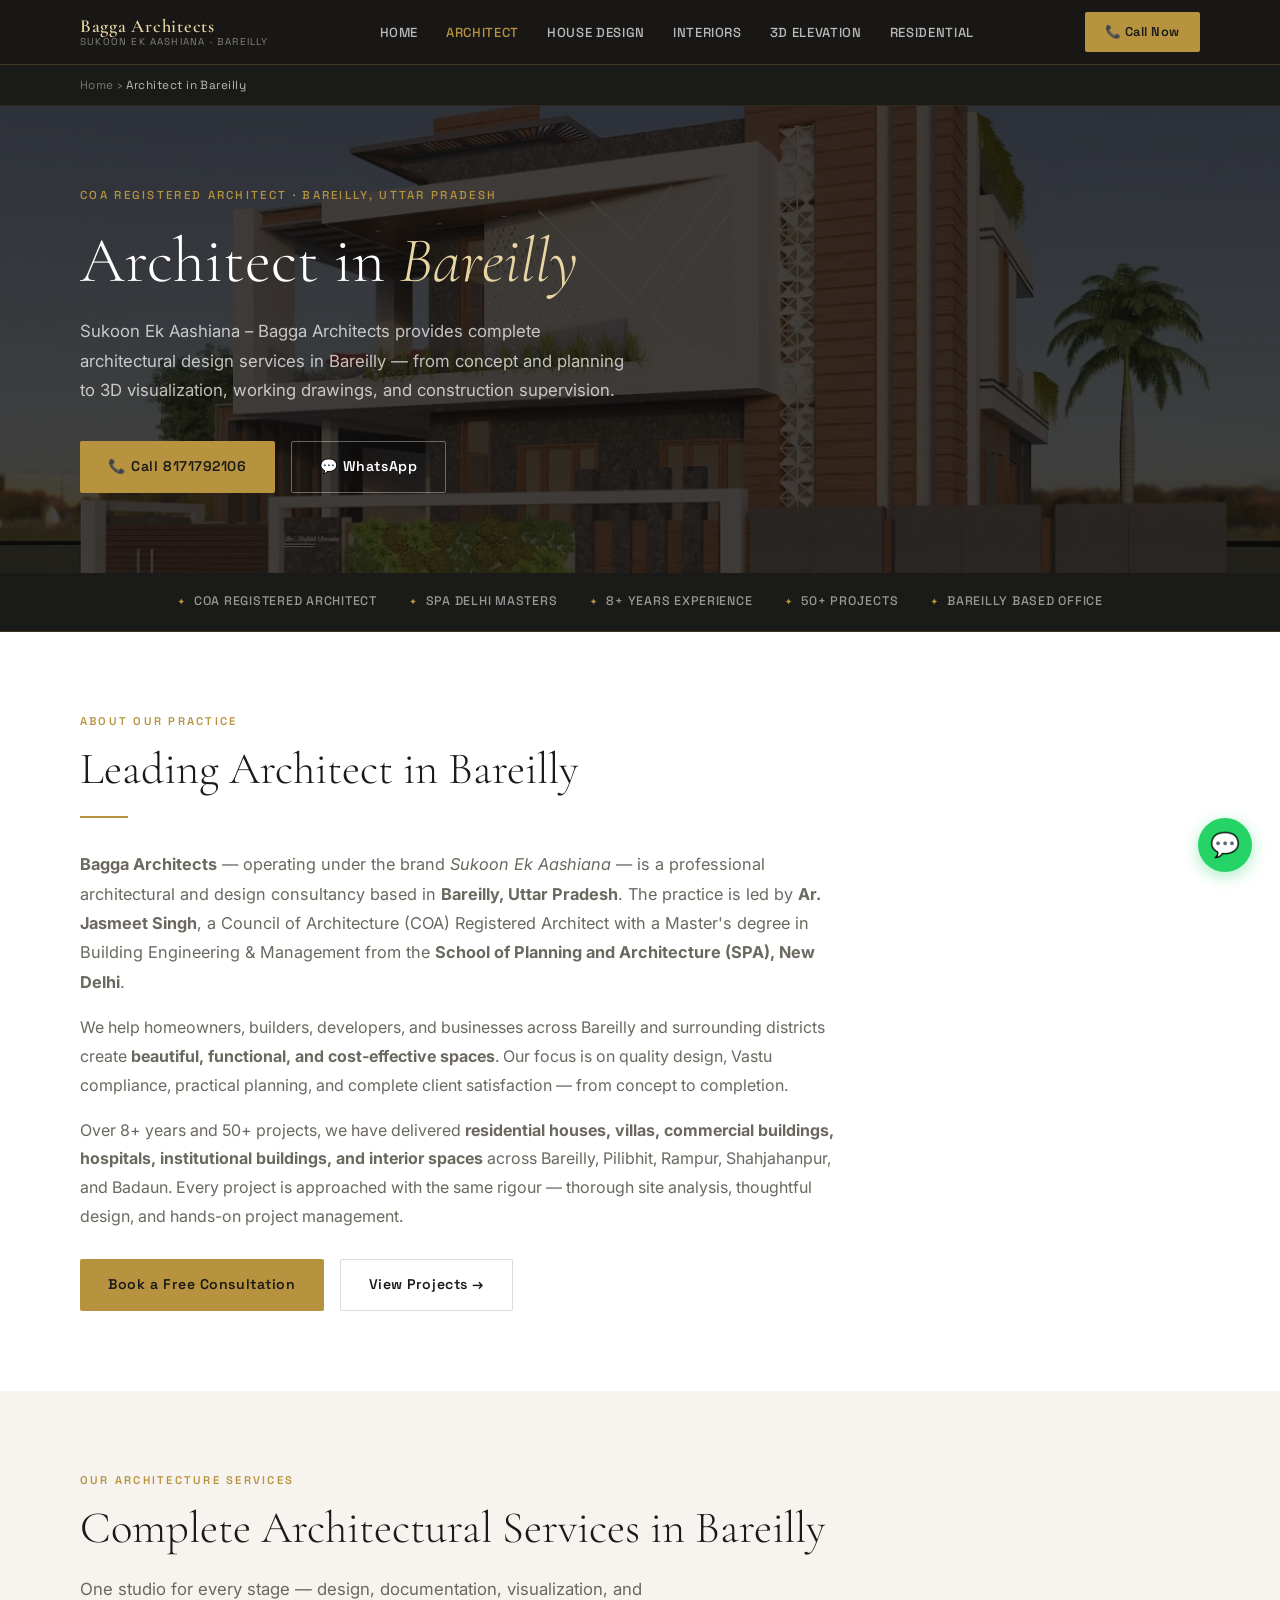
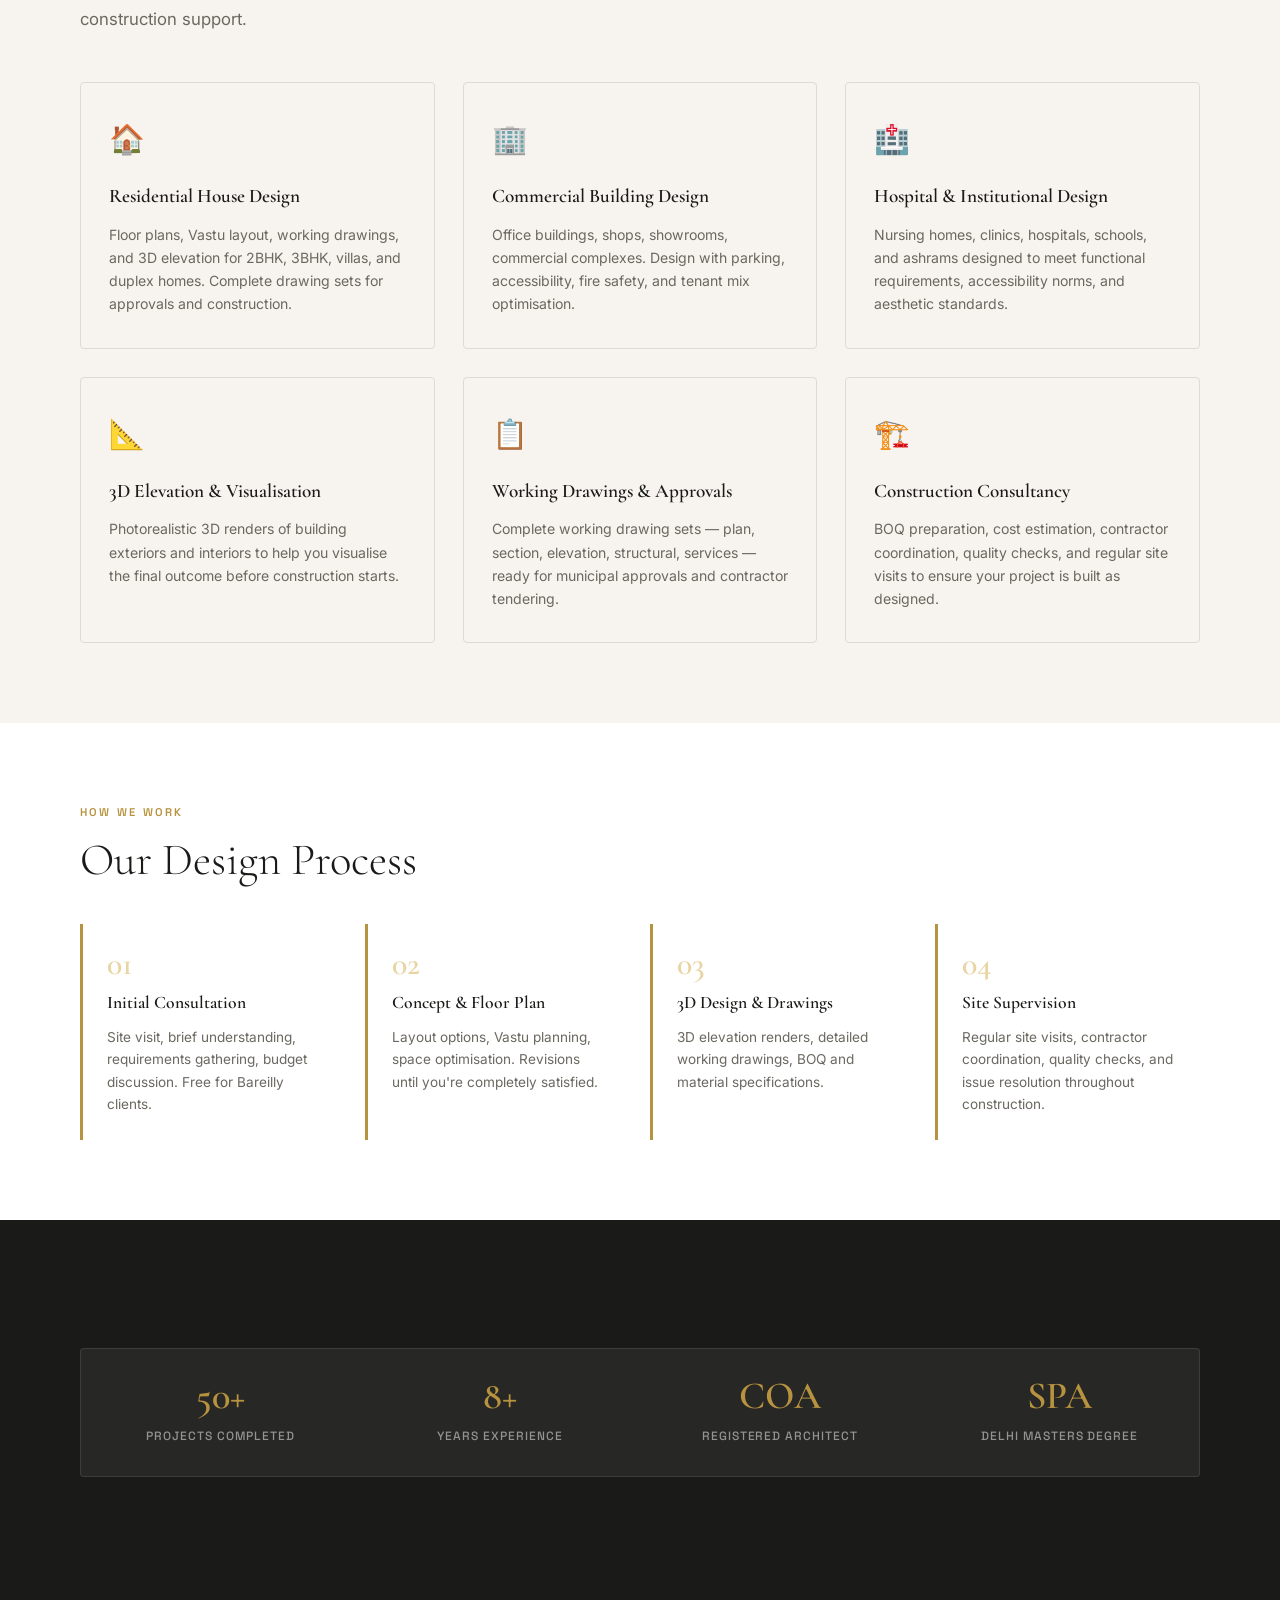
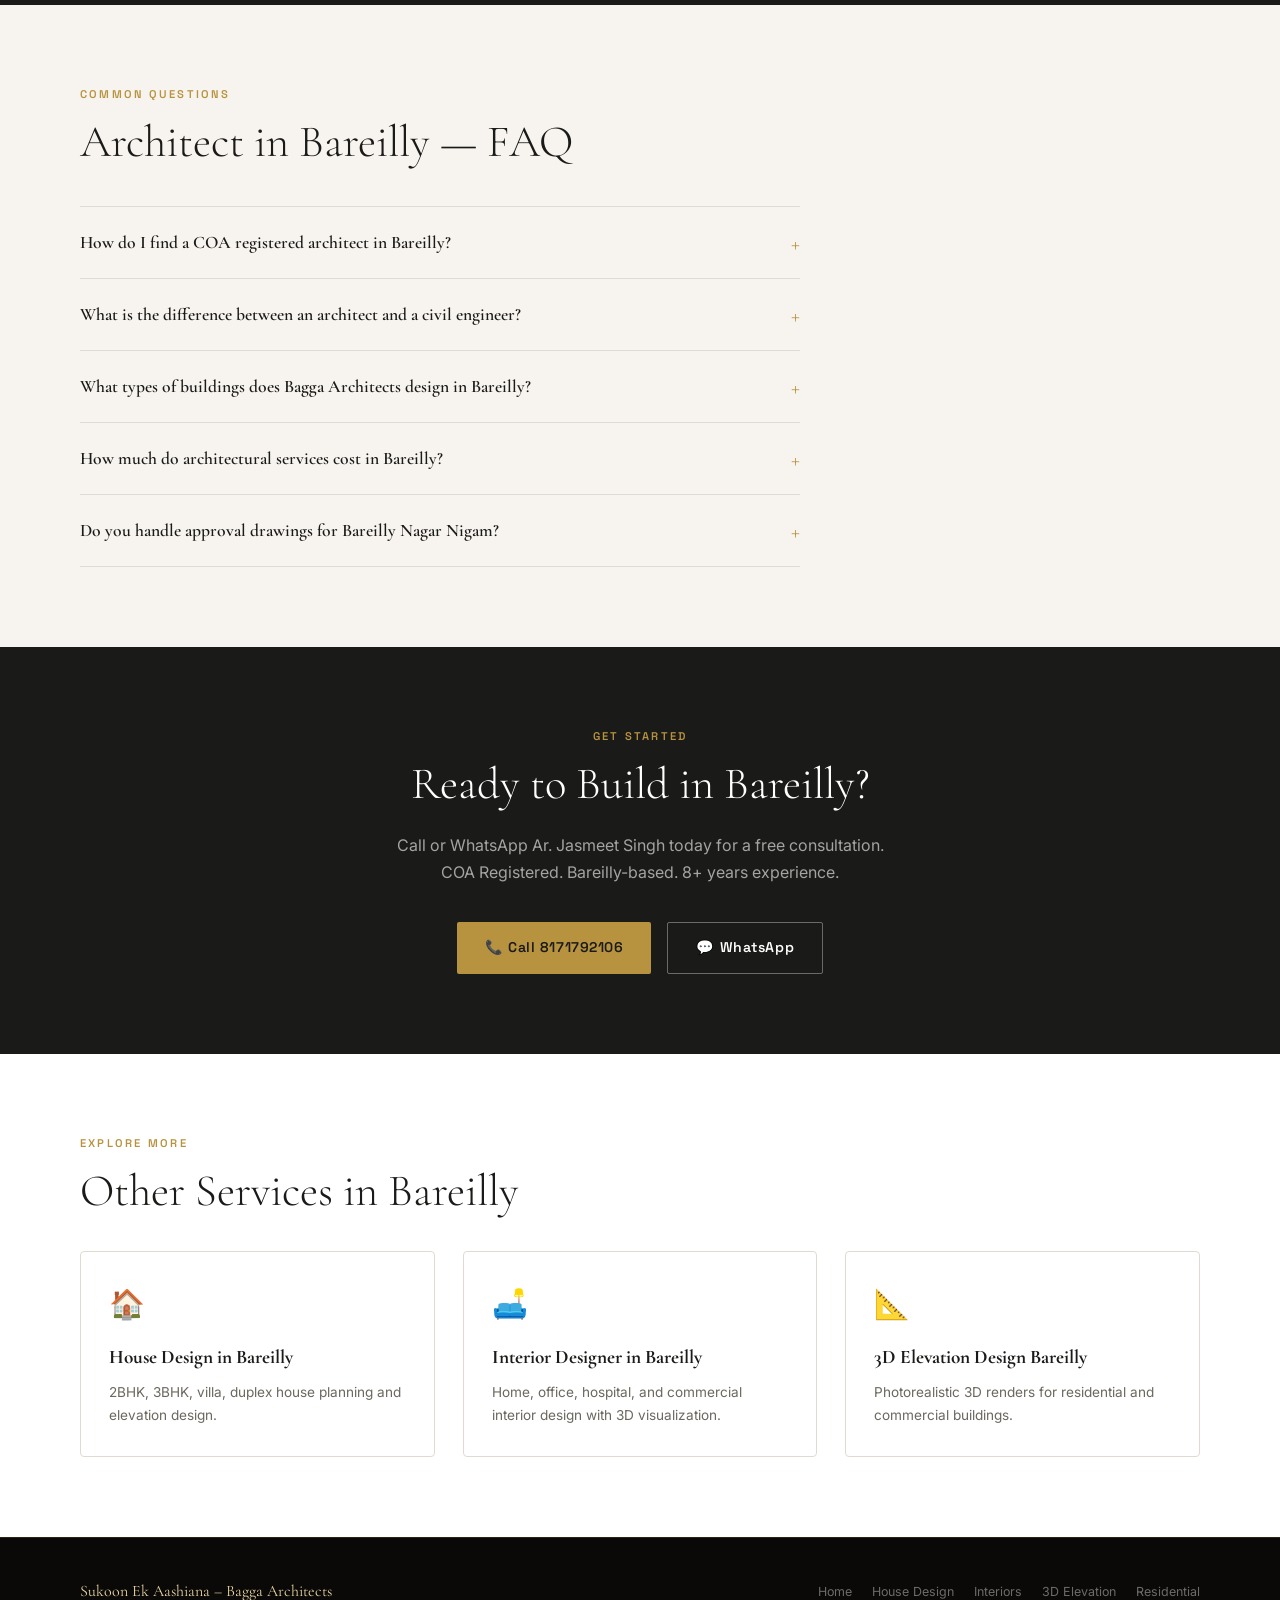
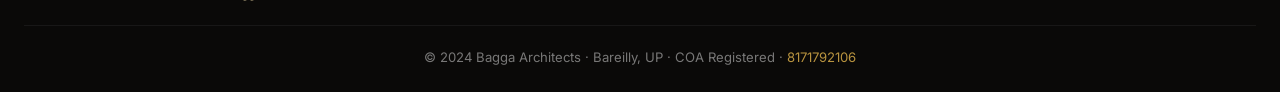
<file: architect-in-bareilly.html>
<!DOCTYPE html>
<html lang="en">
<head>
  <meta charset="UTF-8" />
  <meta name="viewport" content="width=device-width, initial-scale=1.0" />
  <title>Architect in Bareilly | COA Registered | Bagga Architects – Jasmeet Singh</title>
  <meta name="description" content="Looking for a registered architect in Bareilly? Ar. Jasmeet Singh (COA Registered, SPA Delhi) offers complete architectural design — residential, commercial, institutional. 8+ years. Call 8171792106." />
  <meta name="keywords" content="architect in Bareilly, best architect Bareilly, COA architect Bareilly, residential architect Bareilly, commercial architect Bareilly, Jasmeet Singh architect Bareilly, architecture firm Bareilly, Bagga Architects" />
  <link rel="canonical" href="https://jasmeet6003-a11y.github.io/baggaarchitects/architect-in-bareilly.html" />
  <meta property="og:title" content="Architect in Bareilly | COA Registered – Bagga Architects" />
  <meta property="og:description" content="Ar. Jasmeet Singh – COA Registered Architect in Bareilly for residential, commercial & institutional projects. SPA Delhi educated. 8+ years, 50+ projects." />
  <meta property="og:url" content="https://jasmeet6003-a11y.github.io/baggaarchitects/architect-in-bareilly.html" />
  <meta property="og:image" content="https://jasmeet6003-a11y.github.io/baggaarchitects/Image/project1.jpeg" />
  <meta name="robots" content="index, follow" />
  <meta name="geo.region" content="IN-UP" />
  <meta name="geo.placename" content="Bareilly" />

  <script type="application/ld+json">
  {
    "@context": "https://schema.org",
    "@type": "Service",
    "name": "Architect in Bareilly",
    "description": "COA Registered architectural design services in Bareilly by Ar. Jasmeet Singh. Residential, commercial, institutional, hospital design, 3D elevation, BOQ, project management.",
    "provider": {
      "@type": "LocalBusiness",
      "name": "Sukoon Ek Aashiana – Bagga Architects",
      "telephone": "+918171792106",
      "address": {
        "@type": "PostalAddress",
        "addressLocality": "Bareilly",
        "addressRegion": "Uttar Pradesh",
        "addressCountry": "IN"
      }
    },
    "areaServed": {"@type": "City", "name": "Bareilly"},
    "serviceType": "Architectural Design",
    "hasOfferCatalog": {
      "@type": "OfferCatalog",
      "name": "Architecture Services Bareilly",
      "itemListElement": [
        {"@type": "Offer", "itemOffered": {"@type": "Service", "name": "Residential House Design Bareilly"}},
        {"@type": "Offer", "itemOffered": {"@type": "Service", "name": "Commercial Building Design Bareilly"}},
        {"@type": "Offer", "itemOffered": {"@type": "Service", "name": "3D Elevation Design Bareilly"}},
        {"@type": "Offer", "itemOffered": {"@type": "Service", "name": "Interior Design Bareilly"}},
        {"@type": "Offer", "itemOffered": {"@type": "Service", "name": "Construction Consultancy Bareilly"}}
      ]
    }
  }
  </script>
  <script type="application/ld+json">
  {
    "@context": "https://schema.org",
    "@type": "BreadcrumbList",
    "itemListElement": [
      {"@type": "ListItem", "position": 1, "name": "Home", "item": "https://jasmeet6003-a11y.github.io/baggaarchitects/"},
      {"@type": "ListItem", "position": 2, "name": "Architect in Bareilly", "item": "https://jasmeet6003-a11y.github.io/baggaarchitects/architect-in-bareilly.html"}
    ]
  }
  </script>
  <script type="application/ld+json">
  {
    "@context": "https://schema.org",
    "@type": "FAQPage",
    "mainEntity": [
      {
        "@type": "Question",
        "name": "How do I find a registered architect in Bareilly?",
        "acceptedAnswer": {"@type": "Answer", "text": "Ar. Jasmeet Singh at Bagga Architects is a COA (Council of Architecture) Registered Architect in Bareilly. You can contact him directly at 8171792106 or visit the office in Bareilly, Uttar Pradesh."}
      },
      {
        "@type": "Question",
        "name": "What is the difference between an architect and a civil engineer in Bareilly?",
        "acceptedAnswer": {"@type": "Answer", "text": "Architects are legally registered under the Architects Act 1972 and specialise in design aesthetics, space planning, and building performance. Civil engineers focus on structural calculations and construction execution. For holistic house design in Bareilly, a COA-registered architect like Ar. Jasmeet Singh provides both design excellence and technical coordination."}
      },
      {
        "@type": "Question",
        "name": "What types of projects does Bagga Architects handle in Bareilly?",
        "acceptedAnswer": {"@type": "Answer", "text": "Bagga Architects handles residential houses, villas, duplexes, commercial buildings, hospitals, nursing homes, ashrams, and institutional buildings. Interior design, 3D elevations, construction consultancy, BOQ estimation, and project management are also provided."}
      }
    ]
  }
  </script>

  <link rel="stylesheet" href="style.css" />
  <link rel="preconnect" href="https://fonts.googleapis.com" />
</head>
<body>

  <nav class="nav">
    <div class="nav__inner">
      <a href="index.html" class="nav__brand">
        <span class="nav__brand-name">Bagga Architects</span>
        <span class="nav__brand-sub">Sukoon Ek Aashiana · Bareilly</span>
      </a>
      <ul class="nav__links">
        <li><a href="index.html">Home</a></li>
        <li><a href="architect-in-bareilly.html" class="active">Architect</a></li>
        <li><a href="house-design-in-bareilly.html">House Design</a></li>
        <li><a href="interior-designer-in-bareilly.html">Interiors</a></li>
        <li><a href="3d-elevation-design-bareilly.html">3D Elevation</a></li>
        <li><a href="residential-architect-bareilly.html">Residential</a></li>
      </ul>
      <a href="tel:+918171792106" class="nav__cta">📞 Call Now</a>
      <button class="nav__hamburger" aria-label="Toggle menu"><span></span><span></span><span></span></button>
    </div>
  </nav>

  <nav class="breadcrumb" aria-label="Breadcrumb">
    <div class="breadcrumb__inner">
      <a href="index.html">Home</a> &rsaquo; <span>Architect in Bareilly</span>
    </div>
  </nav>

  <header class="hero" style="min-height:460px;">
    <div class="hero__inner">
      <p class="hero__eyebrow">COA Registered Architect · Bareilly, Uttar Pradesh</p>
      <h1 class="hero__title">Architect in <em>Bareilly</em></h1>
      <p class="hero__body">
        Sukoon Ek Aashiana – Bagga Architects provides complete architectural design services in Bareilly — from concept and planning to 3D visualization, working drawings, and construction supervision.
      </p>
      <div class="hero__actions">
        <a href="tel:+918171792106" class="btn-primary">📞 Call 8171792106</a>
        <a href="https://wa.me/918171792106" class="btn-outline" target="_blank" rel="noopener">💬 WhatsApp</a>
      </div>
    </div>
  </header>

  <div class="trust-bar">
    <div class="trust-bar__inner">
      <span class="trust-bar__item">COA Registered Architect</span>
      <span class="trust-bar__item">SPA Delhi Masters</span>
      <span class="trust-bar__item">8+ Years Experience</span>
      <span class="trust-bar__item">50+ Projects</span>
      <span class="trust-bar__item">Bareilly Based Office</span>
    </div>
  </div>

  <!-- INTRO TEXT BLOCK — important for SEO -->
  <section class="section section--alt">
    <div class="section__inner">
      <div style="max-width:760px;">
        <span class="section__label">About Our Practice</span>
        <h2 class="section__title">Leading Architect in Bareilly</h2>
        <div class="divider"></div>
        <p style="color:var(--muted);line-height:1.8;margin-bottom:16px;font-size:1.02rem;">
          <strong>Bagga Architects</strong> — operating under the brand <em>Sukoon Ek Aashiana</em> — is a professional architectural and design consultancy based in <strong>Bareilly, Uttar Pradesh</strong>. The practice is led by <strong>Ar. Jasmeet Singh</strong>, a Council of Architecture (COA) Registered Architect with a Master's degree in Building Engineering &amp; Management from the <strong>School of Planning and Architecture (SPA), New Delhi</strong>.
        </p>
        <p style="color:var(--muted);line-height:1.8;margin-bottom:16px;">
          We help homeowners, builders, developers, and businesses across Bareilly and surrounding districts create <strong>beautiful, functional, and cost-effective spaces</strong>. Our focus is on quality design, Vastu compliance, practical planning, and complete client satisfaction — from concept to completion.
        </p>
        <p style="color:var(--muted);line-height:1.8;margin-bottom:28px;">
          Over 8+ years and 50+ projects, we have delivered <strong>residential houses, villas, commercial buildings, hospitals, institutional buildings, and interior spaces</strong> across Bareilly, Pilibhit, Rampur, Shahjahanpur, and Badaun. Every project is approached with the same rigour — thorough site analysis, thoughtful design, and hands-on project management.
        </p>
        <div style="display:flex;gap:16px;flex-wrap:wrap;">
          <a href="tel:+918171792106" class="btn-primary">Book a Free Consultation</a>
          <a href="index.html#projects" class="btn-outline" style="color:var(--ink);border-color:var(--border);">View Projects →</a>
        </div>
      </div>
    </div>
  </section>

  <!-- SERVICES -->
  <section class="section">
    <div class="section__inner">
      <span class="section__label">Our Architecture Services</span>
      <h2 class="section__title">Complete Architectural Services in Bareilly</h2>
      <p class="section__lead">One studio for every stage — design, documentation, visualization, and construction support.</p>
      <div class="grid-3">
        <article class="svc-card">
          <span class="svc-card__icon">🏠</span>
          <h3 class="svc-card__title">Residential House Design</h3>
          <p class="svc-card__text">Floor plans, Vastu layout, working drawings, and 3D elevation for 2BHK, 3BHK, villas, and duplex homes. Complete drawing sets for approvals and construction.</p>
        </article>
        <article class="svc-card">
          <span class="svc-card__icon">🏢</span>
          <h3 class="svc-card__title">Commercial Building Design</h3>
          <p class="svc-card__text">Office buildings, shops, showrooms, commercial complexes. Design with parking, accessibility, fire safety, and tenant mix optimisation.</p>
        </article>
        <article class="svc-card">
          <span class="svc-card__icon">🏥</span>
          <h3 class="svc-card__title">Hospital &amp; Institutional Design</h3>
          <p class="svc-card__text">Nursing homes, clinics, hospitals, schools, and ashrams designed to meet functional requirements, accessibility norms, and aesthetic standards.</p>
        </article>
        <article class="svc-card">
          <span class="svc-card__icon">📐</span>
          <h3 class="svc-card__title">3D Elevation &amp; Visualisation</h3>
          <p class="svc-card__text">Photorealistic 3D renders of building exteriors and interiors to help you visualise the final outcome before construction starts.</p>
        </article>
        <article class="svc-card">
          <span class="svc-card__icon">📋</span>
          <h3 class="svc-card__title">Working Drawings &amp; Approvals</h3>
          <p class="svc-card__text">Complete working drawing sets — plan, section, elevation, structural, services — ready for municipal approvals and contractor tendering.</p>
        </article>
        <article class="svc-card">
          <span class="svc-card__icon">🏗️</span>
          <h3 class="svc-card__title">Construction Consultancy</h3>
          <p class="svc-card__text">BOQ preparation, cost estimation, contractor coordination, quality checks, and regular site visits to ensure your project is built as designed.</p>
        </article>
      </div>
    </div>
  </section>

  <!-- PROCESS -->
  <section class="section section--alt">
    <div class="section__inner">
      <span class="section__label">How We Work</span>
      <h2 class="section__title">Our Design Process</h2>
      <div class="grid-4" style="margin-top:36px;">
        <div style="padding:24px;border-left:3px solid var(--gold);background:var(--white);border-radius:0 4px 4px 0;">
          <div style="font-family:var(--display);font-size:2rem;font-weight:600;color:var(--gold-lt);line-height:1;margin-bottom:8px;">01</div>
          <h3 style="font-family:var(--display);font-size:1.1rem;font-weight:600;margin-bottom:8px;">Initial Consultation</h3>
          <p style="font-size:0.85rem;color:var(--muted);line-height:1.65;">Site visit, brief understanding, requirements gathering, budget discussion. Free for Bareilly clients.</p>
        </div>
        <div style="padding:24px;border-left:3px solid var(--gold);background:var(--white);border-radius:0 4px 4px 0;">
          <div style="font-family:var(--display);font-size:2rem;font-weight:600;color:var(--gold-lt);line-height:1;margin-bottom:8px;">02</div>
          <h3 style="font-family:var(--display);font-size:1.1rem;font-weight:600;margin-bottom:8px;">Concept &amp; Floor Plan</h3>
          <p style="font-size:0.85rem;color:var(--muted);line-height:1.65;">Layout options, Vastu planning, space optimisation. Revisions until you're completely satisfied.</p>
        </div>
        <div style="padding:24px;border-left:3px solid var(--gold);background:var(--white);border-radius:0 4px 4px 0;">
          <div style="font-family:var(--display);font-size:2rem;font-weight:600;color:var(--gold-lt);line-height:1;margin-bottom:8px;">03</div>
          <h3 style="font-family:var(--display);font-size:1.1rem;font-weight:600;margin-bottom:8px;">3D Design &amp; Drawings</h3>
          <p style="font-size:0.85rem;color:var(--muted);line-height:1.65;">3D elevation renders, detailed working drawings, BOQ and material specifications.</p>
        </div>
        <div style="padding:24px;border-left:3px solid var(--gold);background:var(--white);border-radius:0 4px 4px 0;">
          <div style="font-family:var(--display);font-size:2rem;font-weight:600;color:var(--gold-lt);line-height:1;margin-bottom:8px;">04</div>
          <h3 style="font-family:var(--display);font-size:1.1rem;font-weight:600;margin-bottom:8px;">Site Supervision</h3>
          <p style="font-size:0.85rem;color:var(--muted);line-height:1.65;">Regular site visits, contractor coordination, quality checks, and issue resolution throughout construction.</p>
        </div>
      </div>
    </div>
  </section>

  <!-- STATS -->
  <section class="section section--dark">
    <div class="section__inner">
      <div class="stats-row" style="background:rgba(255,255,255,0.06);border-color:rgba(255,255,255,0.1);">
        <div class="stat" style="background:transparent;">
          <span class="stat__num">50+</span>
          <span class="stat__label" style="color:rgba(255,255,255,0.5);">Projects Completed</span>
        </div>
        <div class="stat" style="background:transparent;">
          <span class="stat__num">8+</span>
          <span class="stat__label" style="color:rgba(255,255,255,0.5);">Years Experience</span>
        </div>
        <div class="stat" style="background:transparent;">
          <span class="stat__num">COA</span>
          <span class="stat__label" style="color:rgba(255,255,255,0.5);">Registered Architect</span>
        </div>
        <div class="stat" style="background:transparent;">
          <span class="stat__num">SPA</span>
          <span class="stat__label" style="color:rgba(255,255,255,0.5);">Delhi Masters Degree</span>
        </div>
      </div>
    </div>
  </section>

  <!-- FAQ -->
  <section class="section">
    <div class="section__inner">
      <span class="section__label">Common Questions</span>
      <h2 class="section__title">Architect in Bareilly — FAQ</h2>
      <div style="max-width:720px;margin-top:36px;">
        <ul class="faq-list">
          <li class="faq-item">
            <button class="faq-q">How do I find a COA registered architect in Bareilly?</button>
            <div class="faq-a"><p>Ar. Jasmeet Singh at Bagga Architects is a COA Registered Architect based in Bareilly. You can verify COA registration at the Council of Architecture India website. Contact us at 8171792106 for a free consultation.</p></div>
          </li>
          <li class="faq-item">
            <button class="faq-q">What is the difference between an architect and a civil engineer?</button>
            <div class="faq-a"><p>A COA-registered Architect legally owns the design of a building — specialising in aesthetics, space, functionality, and building performance. A civil engineer focuses on structural calculations. In Bareilly, hiring a registered architect ensures legally compliant, aesthetically superior designs alongside structural safety.</p></div>
          </li>
          <li class="faq-item">
            <button class="faq-q">What types of buildings does Bagga Architects design in Bareilly?</button>
            <div class="faq-a"><p>We handle residential houses (2BHK, 3BHK, villas, duplexes, bungalows), commercial buildings (shops, offices, showrooms, complexes), hospitals, nursing homes, schools, ashrams, and institutional projects throughout Bareilly and surrounding districts.</p></div>
          </li>
          <li class="faq-item">
            <button class="faq-q">How much do architectural services cost in Bareilly?</button>
            <div class="faq-a"><p>Architectural design fees depend on scope, project size, and services required. Typically, a complete house design package (floor plan, elevation, working drawings, 3D) starts from ₹30,000–₹60,000 for a standard residential plot. Contact us for a precise quote based on your specific project.</p></div>
          </li>
          <li class="faq-item">
            <button class="faq-q">Do you handle approval drawings for Bareilly Nagar Nigam?</button>
            <div class="faq-a"><p>Yes. We prepare complete drawing sets required for building plan approval at Bareilly Nagar Nigam, development authorities, and other local bodies. Our drawings include site plans, floor plans, elevations, sections, and all necessary documents for smooth approval.</p></div>
          </li>
        </ul>
      </div>
    </div>
  </section>

  <!-- CONTACT CTA -->
  <section class="section section--dark">
    <div class="section__inner text-center">
      <span class="section__label">Get Started</span>
      <h2 class="section__title" style="color:var(--white);">Ready to Build in Bareilly?</h2>
      <p style="color:rgba(255,255,255,0.6);margin:16px auto 36px;max-width:500px;">Call or WhatsApp Ar. Jasmeet Singh today for a free consultation. COA Registered. Bareilly-based. 8+ years experience.</p>
      <div style="display:flex;gap:16px;justify-content:center;flex-wrap:wrap;">
        <a href="tel:+918171792106" class="btn-primary">📞 Call 8171792106</a>
        <a href="https://wa.me/918171792106" class="btn-outline" target="_blank" rel="noopener">💬 WhatsApp</a>
      </div>
    </div>
  </section>

  <!-- RELATED PAGES -->
  <section class="section section--alt">
    <div class="section__inner">
      <span class="section__label">Explore More</span>
      <h2 class="section__title">Other Services in Bareilly</h2>
      <div class="grid-3" style="margin-top:32px;">
        <a href="house-design-in-bareilly.html" class="card" style="display:block;padding:28px;text-decoration:none;">
          <span style="font-size:1.8rem;display:block;margin-bottom:12px;">🏠</span>
          <h3 style="font-family:var(--display);font-size:1.2rem;margin-bottom:8px;">House Design in Bareilly</h3>
          <p style="font-size:0.85rem;color:var(--muted);">2BHK, 3BHK, villa, duplex house planning and elevation design.</p>
        </a>
        <a href="interior-designer-in-bareilly.html" class="card" style="display:block;padding:28px;text-decoration:none;">
          <span style="font-size:1.8rem;display:block;margin-bottom:12px;">🛋️</span>
          <h3 style="font-family:var(--display);font-size:1.2rem;margin-bottom:8px;">Interior Designer in Bareilly</h3>
          <p style="font-size:0.85rem;color:var(--muted);">Home, office, hospital, and commercial interior design with 3D visualization.</p>
        </a>
        <a href="3d-elevation-design-bareilly.html" class="card" style="display:block;padding:28px;text-decoration:none;">
          <span style="font-size:1.8rem;display:block;margin-bottom:12px;">📐</span>
          <h3 style="font-family:var(--display);font-size:1.2rem;margin-bottom:8px;">3D Elevation Design Bareilly</h3>
          <p style="font-size:0.85rem;color:var(--muted);">Photorealistic 3D renders for residential and commercial buildings.</p>
        </a>
      </div>
    </div>
  </section>

  <footer class="footer">
    <div class="footer__inner">
      <span class="footer__brand">Sukoon Ek Aashiana – Bagga Architects</span>
      <ul class="footer__links">
        <li><a href="index.html">Home</a></li>
        <li><a href="house-design-in-bareilly.html">House Design</a></li>
        <li><a href="interior-designer-in-bareilly.html">Interiors</a></li>
        <li><a href="3d-elevation-design-bareilly.html">3D Elevation</a></li>
        <li><a href="residential-architect-bareilly.html">Residential</a></li>
      </ul>
    </div>
    <div class="footer__copy">© 2024 Bagga Architects · Bareilly, UP · COA Registered · <a href="tel:+918171792106" style="color:var(--gold);">8171792106</a></div>
  </footer>

  <a href="https://wa.me/918171792106" class="wa-float" target="_blank" rel="noopener" aria-label="WhatsApp">💬</a>
  <script src="script.js"></script>
</body>
</html>
</file>
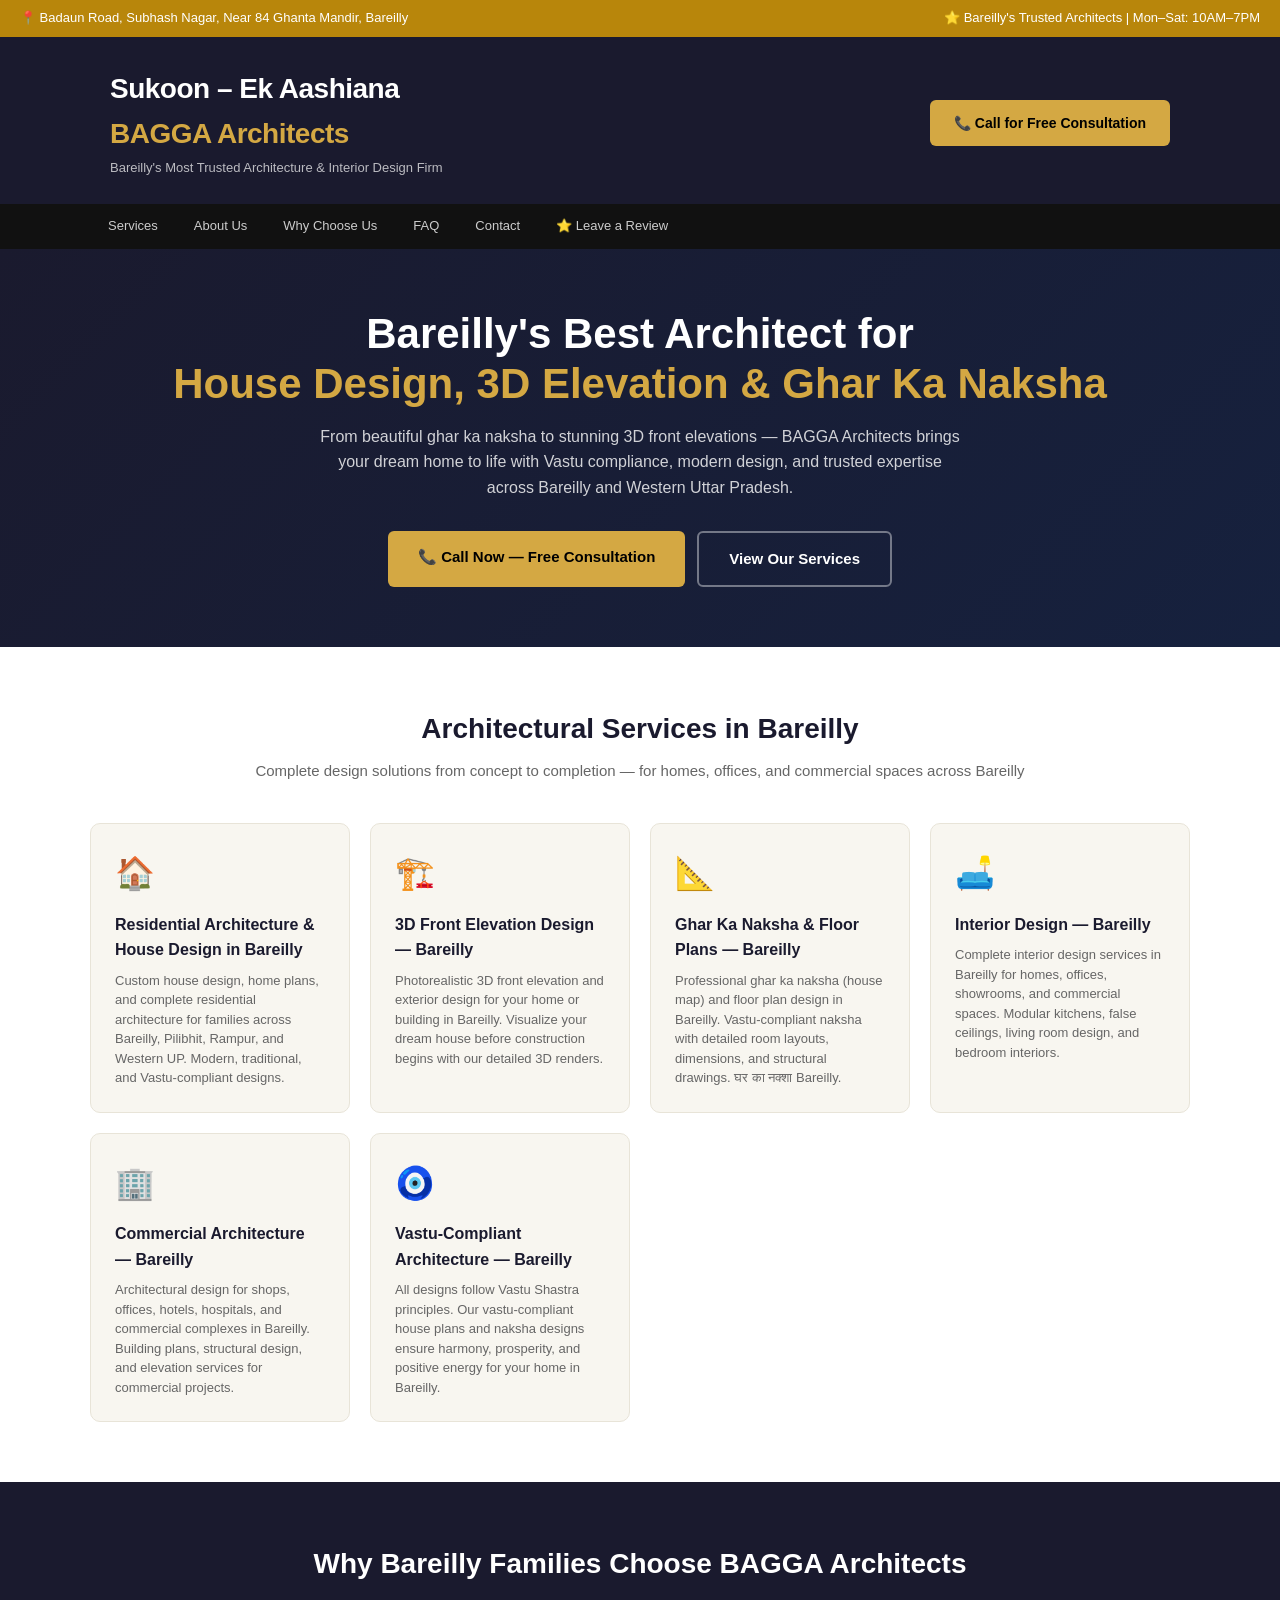
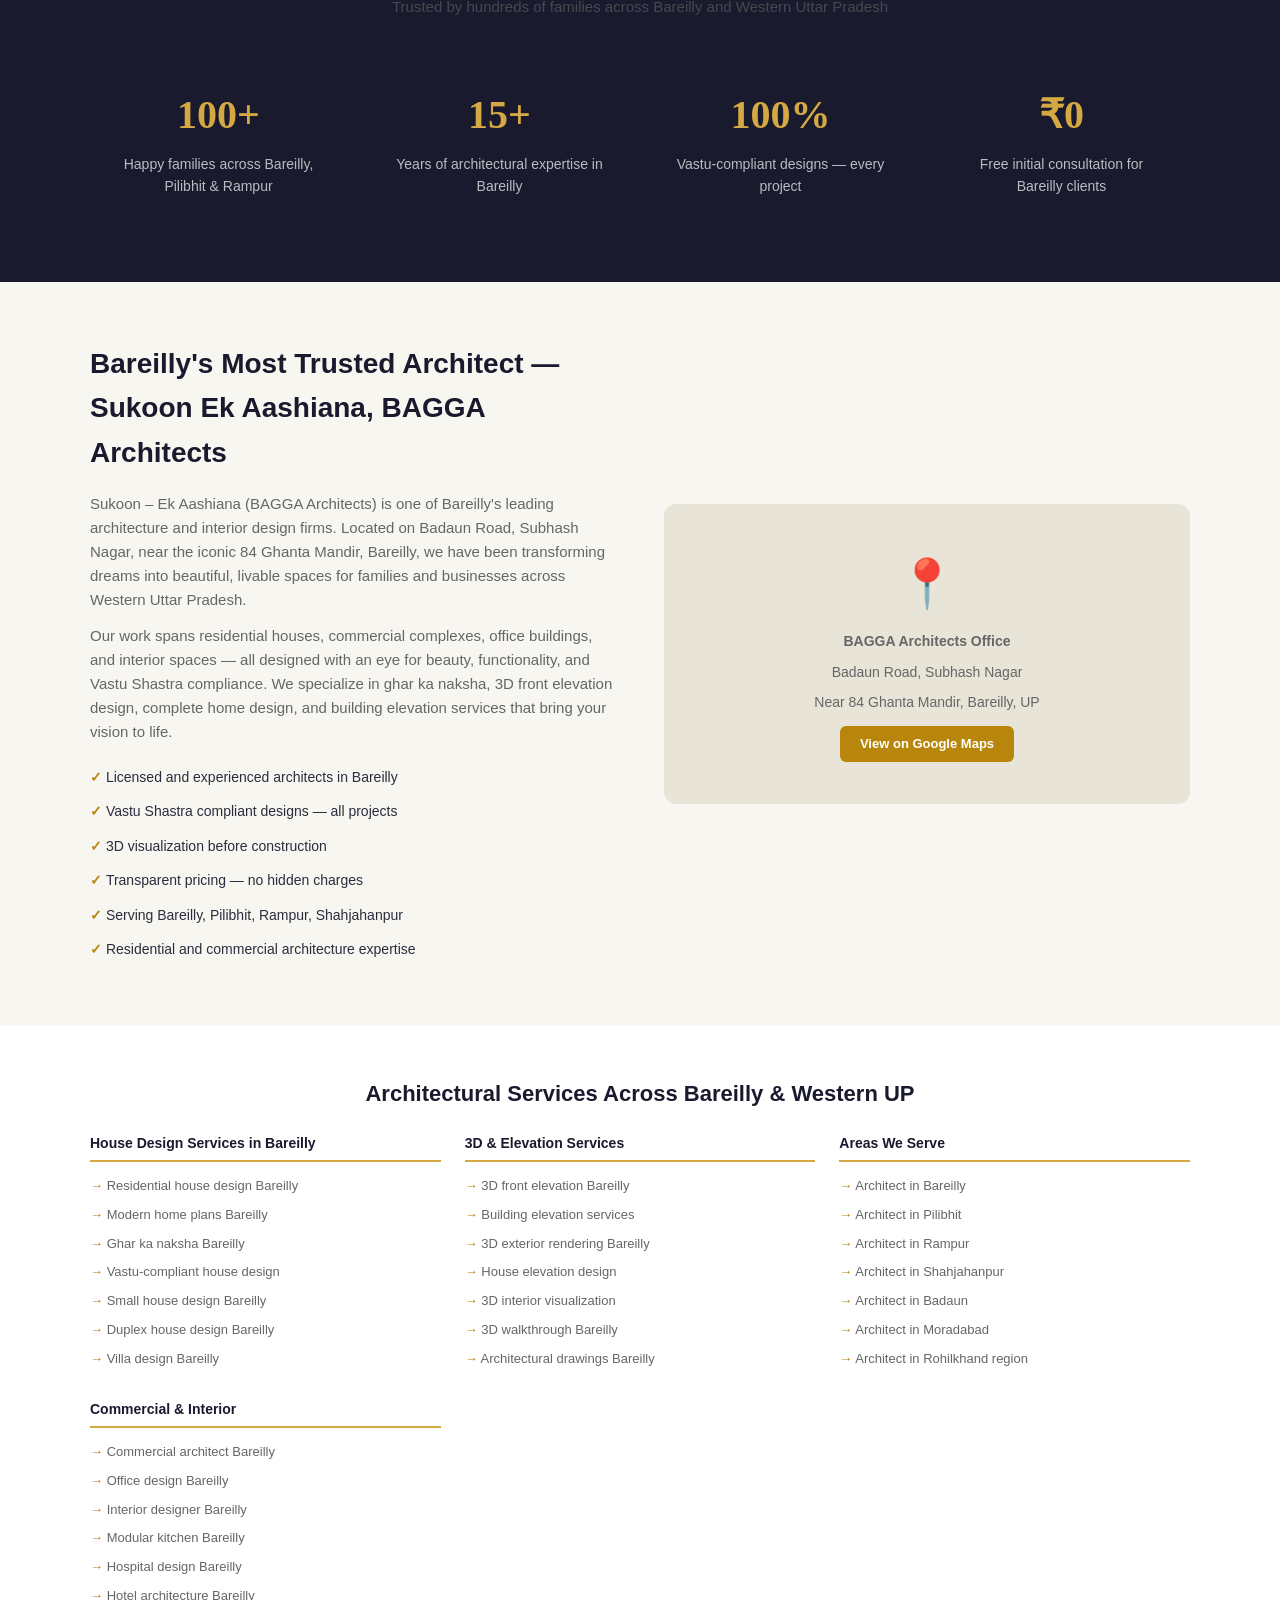
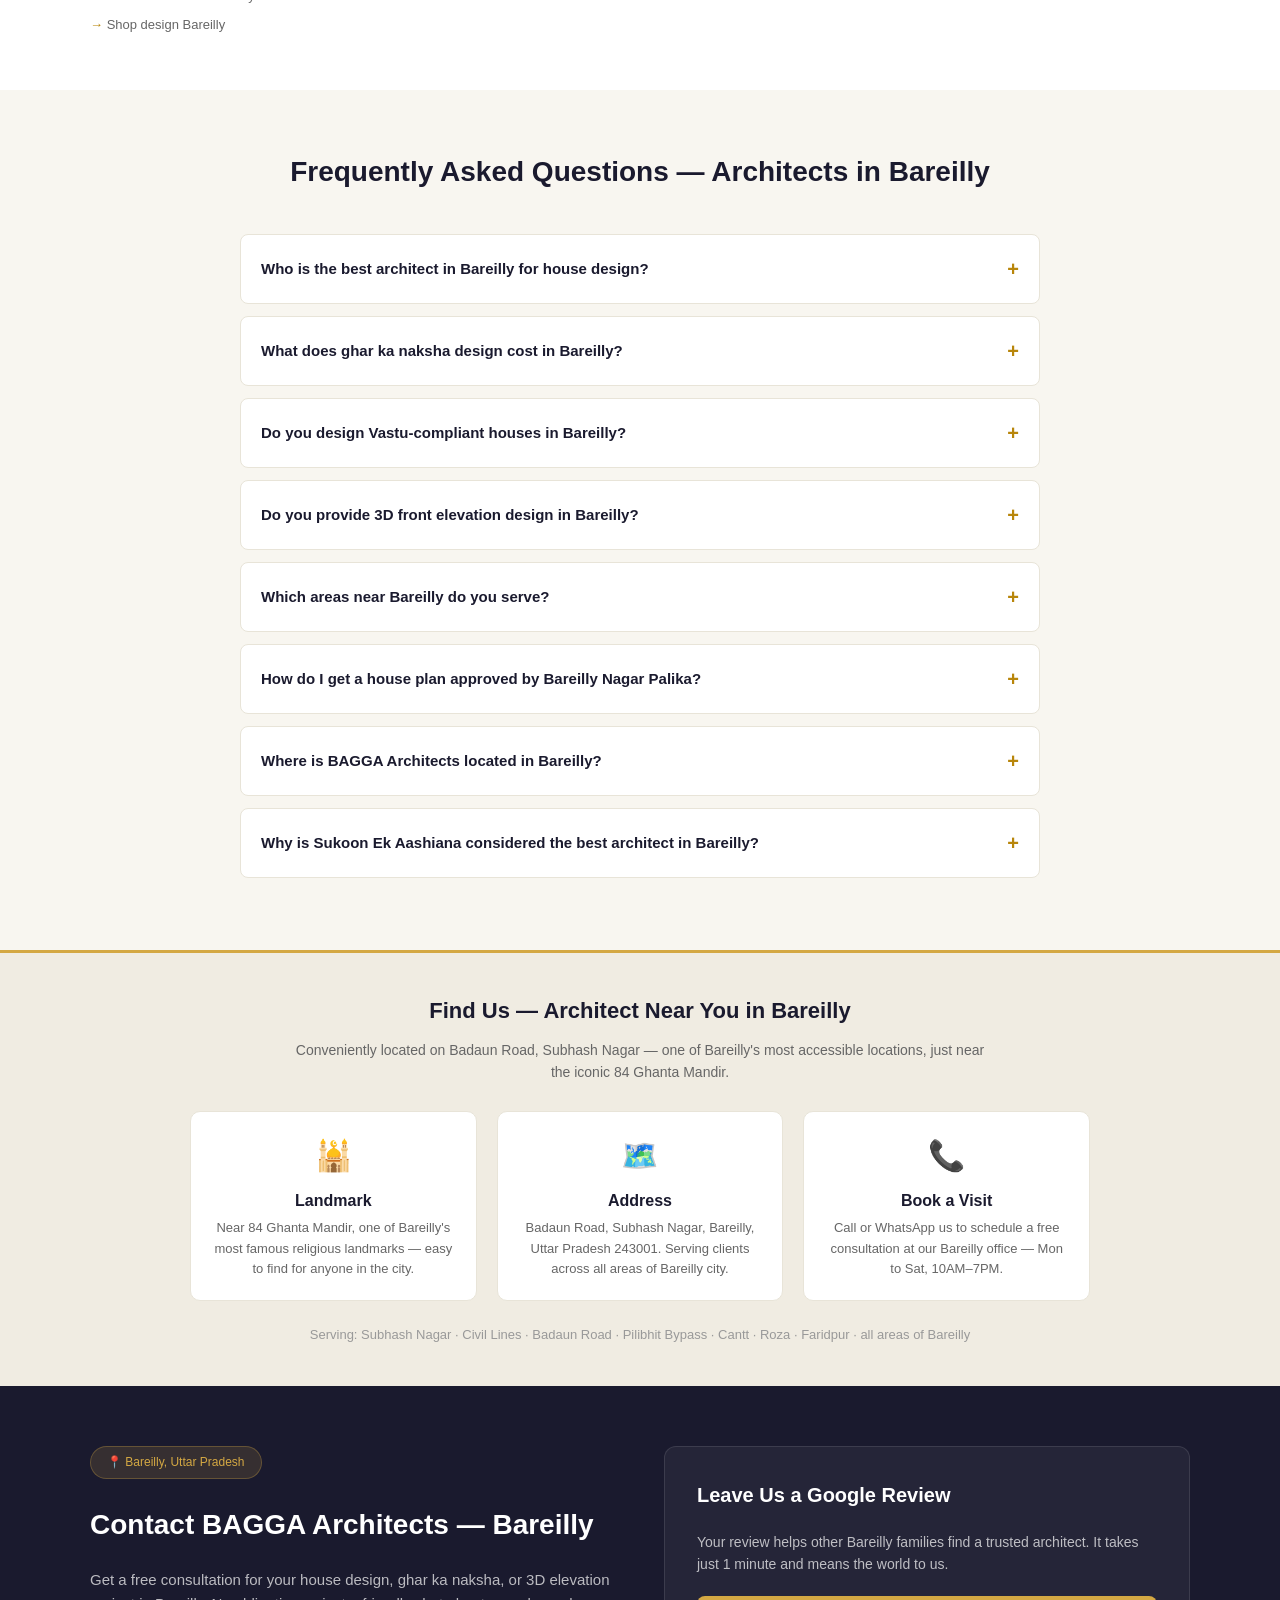
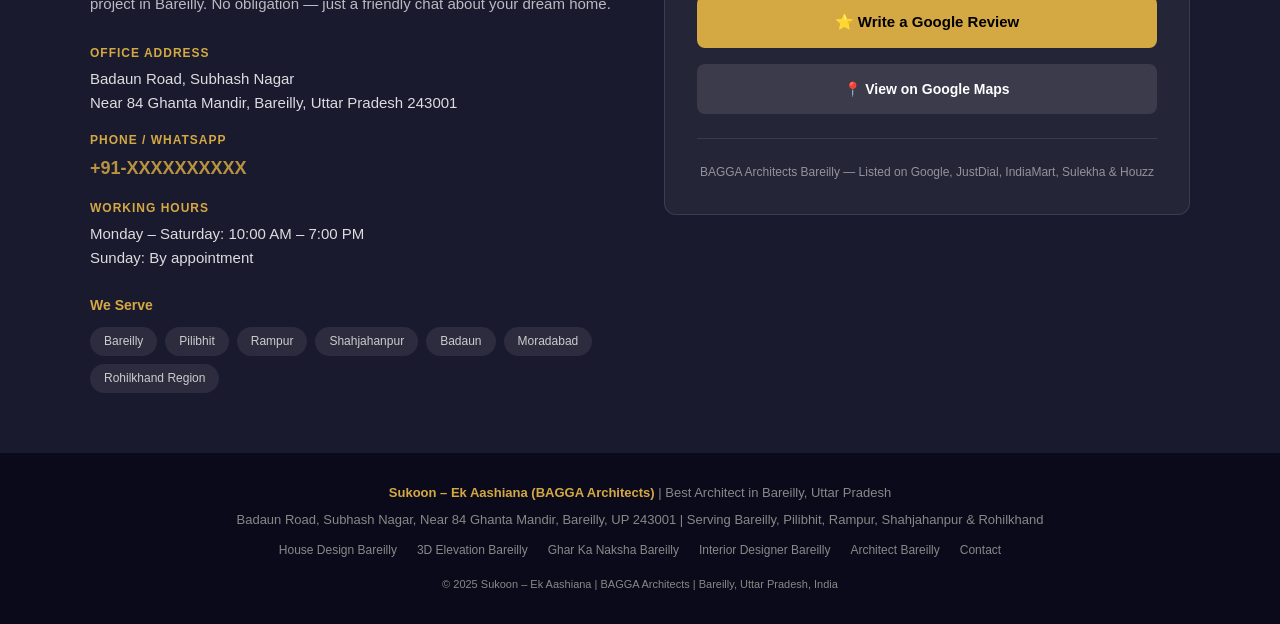
<file: bagga_architects_website-2.html>
<!DOCTYPE html>
<html lang="en">
<head>
<meta charset="UTF-8">
<meta name="viewport" content="width=device-width, initial-scale=1.0">
<title>Best Architect in Bareilly | Sukoon Ek Aashiana - BAGGA Architects | Ghar Ka Naksha, 3D Elevation, Floor Plans</title>
<meta name="description" content="Sukoon Ek Aashiana - BAGGA Architects — Best Architect in Bareilly. Located on Badaun Road, Subhash Nagar near 84 Ghanta Mandir, Bareilly. House design, 3D elevation, ghar ka naksha, floor plans, interior design & vastu-compliant home plans. Serving Bareilly, Pilibhit, Rampur, Shahjahanpur. Call for free consultation.">
<meta name="keywords" content="architect in Bareilly, best architect Bareilly, top architect Bareilly, house design Bareilly, ghar ka naksha Bareilly, 3D elevation Bareilly, floor plan Bareilly, interior designer Bareilly, vastu architect Bareilly, BAGGA Architects, Sukoon Ek Aashiana, architect near me Bareilly, residential architect Bareilly, commercial architect Bareilly, building design Bareilly, naksha banana Bareilly, architect Badaun Road Bareilly, architect Subhash Nagar Bareilly, architect near 84 Ghanta Mandir Bareilly, best architects in Bareilly UP">
<meta name="author" content="BAGGA Architects - Sukoon Ek Aashiana">
<meta name="robots" content="index, follow">
<meta property="og:title" content="Best Architect in Bareilly | BAGGA Architects | Sukoon Ek Aashiana">
<meta property="og:description" content="Bareilly's trusted architect for house design, 3D elevation, ghar ka naksha & interior design. Free consultation available.">
<meta property="og:type" content="business.business">
<meta property="og:locale" content="en_IN">
<link rel="canonical" href="https://baggaarchitects.com">
<script type="application/ld+json">
{
  "@context": "https://schema.org",
  "@type": "FAQPage",
  "mainEntity": [
    {
      "@type": "Question",
      "name": "Who is the best architect in Bareilly for house design?",
      "acceptedAnswer": {"@type": "Answer", "text": "Sukoon – Ek Aashiana (BAGGA Architects) is one of Bareilly's most trusted architecture firms, offering house design, ghar ka naksha, 3D elevation, and interior design. Located on Badaun Road, Subhash Nagar, near 84 Ghanta Mandir, Bareilly."}
    },
    {
      "@type": "Question",
      "name": "Where is BAGGA Architects located in Bareilly?",
      "acceptedAnswer": {"@type": "Answer", "text": "BAGGA Architects (Sukoon Ek Aashiana) is located on Badaun Road, Subhash Nagar, near the 84 Ghanta Mandir, Bareilly, Uttar Pradesh."}
    },
    {
      "@type": "Question",
      "name": "Why is Sukoon Ek Aashiana considered the best architect in Bareilly?",
      "acceptedAnswer": {"@type": "Answer", "text": "With 15+ years of experience, 100+ satisfied families, Vastu-compliant designs, and expertise in house design, 3D elevation, and ghar ka naksha, Sukoon Ek Aashiana (BAGGA Architects) is widely regarded as the best architect in Bareilly, serving the entire Rohilkhand region."}
    },
    {
      "@type": "Question",
      "name": "What does ghar ka naksha design cost in Bareilly?",
      "acceptedAnswer": {"@type": "Answer", "text": "The cost depends on plot size, number of floors, and design complexity. BAGGA Architects offers competitive and transparent pricing with no hidden charges. Contact us for a free consultation."}
    },
    {
      "@type": "Question",
      "name": "Do you provide 3D front elevation design in Bareilly?",
      "acceptedAnswer": {"@type": "Answer", "text": "Yes. BAGGA Architects provides professional 3D front elevation and exterior visualization for all types of buildings in Bareilly — residential, commercial, offices, and more."}
    }
  ]
}
</script>
<script type="application/ld+json">
{
  "@context": "https://schema.org",
  "@type": "ArchitectureOffice",
  "name": "Sukoon - Ek Aashiana (BAGGA Architects)",
  "alternateName": ["BAGGA Architects", "Sukoon Ek Aashiana", "Bagga Architects Bareilly"],
  "description": "Leading architecture and interior design firm in Bareilly, Uttar Pradesh. Specializing in residential house design, 3D front elevation, floor plans, ghar ka naksha, interior design and vastu-compliant home plans.",
  "url": "https://baggaarchitects.com",
  "telephone": "+91-XXXXXXXXXX",
  "email": "baggaarchitects@gmail.com",
  "address": {
    "@type": "PostalAddress",
    "streetAddress": "Badaun Road, Subhash Nagar, Near 84 Ghanta Mandir",
    "addressLocality": "Bareilly",
    "addressRegion": "Uttar Pradesh",
    "postalCode": "243001",
    "addressCountry": "IN"
  },
  "geo": {
    "@type": "GeoCoordinates",
    "latitude": "28.3670",
    "longitude": "79.4304"
  },
  "openingHoursSpecification": [
    {
      "@type": "OpeningHoursSpecification",
      "dayOfWeek": ["Monday","Tuesday","Wednesday","Thursday","Friday","Saturday"],
      "opens": "10:00",
      "closes": "19:00"
    }
  ],
  "priceRange": "₹₹",
  "currenciesAccepted": "INR",
  "paymentAccepted": "Cash, UPI, Bank Transfer",
  "areaServed": ["Bareilly","Pilibhit","Rampur","Shahjahanpur","Badaun","Moradabad","Uttarakhand"],
  "serviceArea": {
    "@type": "GeoCircle",
    "geoMidpoint": {
      "@type": "GeoCoordinates",
      "latitude": "28.3670",
      "longitude": "79.4304"
    },
    "geoRadius": "100000"
  },
  "hasOfferCatalog": {
    "@type": "OfferCatalog",
    "name": "Architectural Services",
    "itemListElement": [
      {"@type": "Offer", "itemOffered": {"@type": "Service", "name": "Residential Architecture - House Design Bareilly"}},
      {"@type": "Offer", "itemOffered": {"@type": "Service", "name": "3D Front Elevation Design Bareilly"}},
      {"@type": "Offer", "itemOffered": {"@type": "Service", "name": "Floor Plan & Ghar Ka Naksha Bareilly"}},
      {"@type": "Offer", "itemOffered": {"@type": "Service", "name": "Interior Design Bareilly"}},
      {"@type": "Offer", "itemOffered": {"@type": "Service", "name": "Commercial Architecture Bareilly"}},
      {"@type": "Offer", "itemOffered": {"@type": "Service", "name": "Vastu Consultation Bareilly"}},
      {"@type": "Offer", "itemOffered": {"@type": "Service", "name": "Building Elevation Services Bareilly"}}
    ]
  },
  "sameAs": [
    "https://www.facebook.com/jvaarchitects/",
    "https://g.page/sukoon-ek-aashiana-bagga-architects"
  ],
  "aggregateRating": {
    "@type": "AggregateRating",
    "ratingValue": "5",
    "bestRating": "5",
    "reviewCount": "1"
  }
}
</script>
<style>
  *{margin:0;padding:0;box-sizing:border-box}
  :root{--gold:#b8860b;--dark:#1a1a2e;--text:#2c2c3e;--muted:#666;--light:#f8f6f0;--white:#fff;--border:#e8e4d8}
  body{font-family:'Segoe UI',Arial,sans-serif;color:var(--text);background:var(--white);line-height:1.6}
  a{color:var(--gold);text-decoration:none}
  a:hover{text-decoration:underline}

  /* HEADER */
  header{background:var(--dark);color:var(--white);padding:0}
  .top-bar{background:#b8860b;padding:8px 20px;display:flex;justify-content:space-between;align-items:center;font-size:13px}
  .top-bar a{color:var(--white)}
  .header-main{padding:30px 20px 25px;max-width:1100px;margin:0 auto;display:flex;align-items:center;justify-content:space-between;flex-wrap:wrap;gap:16px}
  .logo-block h1{font-size:28px;font-weight:700;letter-spacing:-0.5px}
  .logo-block h1 span{color:#d4a843}
  .logo-block p{font-size:13px;opacity:0.7;margin-top:2px}
  .header-cta{background:#d4a843;color:#000;padding:12px 24px;border-radius:6px;font-weight:700;font-size:14px;white-space:nowrap}
  .header-cta:hover{background:#e5b84d;text-decoration:none}

  /* NAV */
  nav{background:#111;padding:0 20px}
  nav ul{max-width:1100px;margin:0 auto;list-style:none;display:flex;gap:0;flex-wrap:wrap}
  nav ul li a{color:#ccc;display:block;padding:12px 18px;font-size:13px;transition:color 0.2s}
  nav ul li a:hover{color:#d4a843;text-decoration:none}

  /* HERO */
  .hero{background:linear-gradient(135deg,#1a1a2e 0%,#16213e 100%);color:var(--white);padding:60px 20px;text-align:center}
  .hero h2{font-size:clamp(22px,4vw,42px);font-weight:700;margin-bottom:14px;line-height:1.2}
  .hero h2 em{color:#d4a843;font-style:normal}
  .hero p{font-size:16px;opacity:0.8;max-width:640px;margin:0 auto 30px}
  .hero-btns{display:flex;gap:12px;justify-content:center;flex-wrap:wrap}
  .btn-primary{background:#d4a843;color:#000;padding:14px 30px;border-radius:6px;font-weight:700;font-size:15px}
  .btn-secondary{background:transparent;color:#fff;padding:14px 30px;border-radius:6px;font-weight:600;font-size:15px;border:2px solid rgba(255,255,255,0.4)}
  .btn-primary:hover,.btn-secondary:hover{opacity:0.9;text-decoration:none}

  /* SERVICES */
  .services{padding:60px 20px;background:var(--white)}
  .container{max-width:1100px;margin:0 auto}
  .section-title{text-align:center;margin-bottom:40px}
  .section-title h2{font-size:28px;font-weight:700;color:var(--dark);margin-bottom:8px}
  .section-title p{color:var(--muted);font-size:15px}
  .services-grid{display:grid;grid-template-columns:repeat(auto-fit,minmax(240px,1fr));gap:20px}
  .service-card{background:var(--light);border:1px solid var(--border);border-radius:10px;padding:24px;transition:transform 0.2s,box-shadow 0.2s}
  .service-card:hover{transform:translateY(-3px);box-shadow:0 8px 24px rgba(0,0,0,0.1)}
  .service-icon{font-size:32px;margin-bottom:12px}
  .service-card h3{font-size:16px;font-weight:700;color:var(--dark);margin-bottom:8px}
  .service-card p{font-size:13px;color:var(--muted);line-height:1.5}

  /* WHY US */
  .why-us{background:var(--dark);color:var(--white);padding:60px 20px}
  .why-grid{display:grid;grid-template-columns:repeat(auto-fit,minmax(200px,1fr));gap:24px;margin-top:40px}
  .why-card{text-align:center;padding:24px}
  .why-num{font-size:40px;font-weight:800;color:#d4a843;margin-bottom:6px;font-family:Georgia,serif}
  .why-label{font-size:14px;opacity:0.7}

  /* ABOUT */
  .about{padding:60px 20px;background:var(--light)}
  .about-inner{display:grid;grid-template-columns:1fr 1fr;gap:48px;align-items:center;max-width:1100px;margin:0 auto}
  .about-text h2{font-size:28px;font-weight:700;color:var(--dark);margin-bottom:16px}
  .about-text p{color:var(--muted);margin-bottom:12px;font-size:15px}
  .about-text ul{list-style:none;margin-top:16px}
  .about-text ul li{padding:6px 0;font-size:14px;color:var(--text)}
  .about-text ul li::before{content:"✓ ";color:#b8860b;font-weight:700}
  .about-map{background:var(--border);border-radius:12px;height:300px;display:flex;align-items:center;justify-content:center;border:1px solid var(--border)}
  .map-placeholder{text-align:center;color:var(--muted)}
  .map-placeholder p{font-size:14px;margin-top:8px}

  /* KEYWORDS/SEO SECTION */
  .keywords-seo{padding:50px 20px;background:var(--white)}
  .keywords-seo h2{font-size:22px;font-weight:700;color:var(--dark);margin-bottom:20px;text-align:center}
  .kw-grid{display:grid;grid-template-columns:repeat(auto-fit,minmax(280px,1fr));gap:24px}
  .kw-block h3{font-size:14px;font-weight:700;color:var(--dark);margin-bottom:10px;border-bottom:2px solid #d4a843;padding-bottom:6px}
  .kw-block ul{list-style:none}
  .kw-block ul li{font-size:13px;color:var(--muted);padding:4px 0}
  .kw-block ul li::before{content:"→ ";color:#b8860b}

  /* FAQ */
  .faq{padding:60px 20px;background:var(--light)}
  .faq-list{max-width:800px;margin:0 auto}
  .faq-item{background:var(--white);border:1px solid var(--border);border-radius:8px;margin-bottom:12px;overflow:hidden}
  .faq-q{padding:18px 20px;font-weight:600;font-size:15px;color:var(--dark);cursor:pointer;display:flex;justify-content:space-between;align-items:center}
  .faq-q::after{content:"+";font-size:20px;color:#b8860b}
  .faq-q.open::after{content:"−"}
  .faq-a{padding:0 20px 18px;font-size:14px;color:var(--muted);display:none;line-height:1.6}
  .faq-a.open{display:block}

  /* CONTACT */
  .contact{padding:60px 20px;background:var(--dark);color:var(--white)}
  .contact-inner{display:grid;grid-template-columns:1fr 1fr;gap:48px;max-width:1100px;margin:0 auto;align-items:start}
  .contact h2{font-size:28px;font-weight:700;margin-bottom:20px}
  .contact-info{margin-bottom:16px}
  .contact-info strong{display:block;color:#d4a843;font-size:12px;text-transform:uppercase;letter-spacing:1px;margin-bottom:4px}
  .contact-info p{font-size:15px;opacity:0.85}
  .contact-badge{display:inline-block;background:rgba(212,168,67,0.15);border:1px solid rgba(212,168,67,0.3);border-radius:50px;padding:6px 16px;font-size:12px;color:#d4a843;margin-bottom:24px}
  .service-areas{margin-top:24px}
  .service-areas h3{font-size:14px;font-weight:600;color:#d4a843;margin-bottom:10px}
  .area-tags{display:flex;flex-wrap:wrap;gap:8px}
  .area-tag{background:rgba(255,255,255,0.08);border-radius:50px;padding:5px 14px;font-size:12px;color:#ccc}

  /* FOOTER */
  footer{background:#0a0a1a;color:#888;padding:30px 20px;text-align:center;font-size:13px}
  footer strong{color:#d4a843}
  .footer-links{display:flex;gap:20px;justify-content:center;margin-top:10px;flex-wrap:wrap}
  .footer-links a{color:#888;font-size:12px}

  @media(max-width:700px){
    .about-inner,.contact-inner{grid-template-columns:1fr}
    .top-bar{flex-direction:column;gap:4px;text-align:center}
    .header-main{flex-direction:column;text-align:center}
  }
</style>
</head>
<body>

<!-- TOP BAR -->
<header>
  <div class="top-bar">
    <span>📍 Badaun Road, Subhash Nagar, Near 84 Ghanta Mandir, Bareilly</span>
    <span>⭐ Bareilly's Trusted Architects | Mon–Sat: 10AM–7PM</span>
  </div>
  <div class="header-main">
    <div class="logo-block">
      <h1>Sukoon – Ek Aashiana<br><span>BAGGA Architects</span></h1>
      <p>Bareilly's Most Trusted Architecture &amp; Interior Design Firm</p>
    </div>
    <a href="tel:+91XXXXXXXXXX" class="header-cta">📞 Call for Free Consultation</a>
  </div>
</header>

<!-- NAV -->
<nav aria-label="Main navigation">
  <ul>
    <li><a href="#services">Services</a></li>
    <li><a href="#about">About Us</a></li>
    <li><a href="#why-us">Why Choose Us</a></li>
    <li><a href="#faq">FAQ</a></li>
    <li><a href="#contact">Contact</a></li>
    <li><a href="https://g.page/r/YOUR_GOOGLE_CID/review" target="_blank">⭐ Leave a Review</a></li>
  </ul>
</nav>

<!-- HERO -->
<section class="hero" aria-labelledby="hero-heading">
  <h2 id="hero-heading">Bareilly's Best Architect for<br><em>House Design, 3D Elevation &amp; Ghar Ka Naksha</em></h2>
  <p>From beautiful ghar ka naksha to stunning 3D front elevations — BAGGA Architects brings your dream home to life with Vastu compliance, modern design, and trusted expertise across Bareilly and Western Uttar Pradesh.</p>
  <div class="hero-btns">
    <a href="tel:+91XXXXXXXXXX" class="btn-primary">📞 Call Now — Free Consultation</a>
    <a href="#services" class="btn-secondary">View Our Services</a>
  </div>
</section>

<!-- SERVICES -->
<section class="services" id="services" aria-labelledby="services-heading">
  <div class="container">
    <div class="section-title">
      <h2 id="services-heading">Architectural Services in Bareilly</h2>
      <p>Complete design solutions from concept to completion — for homes, offices, and commercial spaces across Bareilly</p>
    </div>
    <div class="services-grid">
      <article class="service-card" itemscope itemtype="https://schema.org/Service">
        <div class="service-icon" aria-hidden="true">🏠</div>
        <h3 itemprop="name">Residential Architecture &amp; House Design in Bareilly</h3>
        <p itemprop="description">Custom house design, home plans, and complete residential architecture for families across Bareilly, Pilibhit, Rampur, and Western UP. Modern, traditional, and Vastu-compliant designs.</p>
      </article>
      <article class="service-card" itemscope itemtype="https://schema.org/Service">
        <div class="service-icon" aria-hidden="true">🏗️</div>
        <h3 itemprop="name">3D Front Elevation Design — Bareilly</h3>
        <p itemprop="description">Photorealistic 3D front elevation and exterior design for your home or building in Bareilly. Visualize your dream house before construction begins with our detailed 3D renders.</p>
      </article>
      <article class="service-card" itemscope itemtype="https://schema.org/Service">
        <div class="service-icon" aria-hidden="true">📐</div>
        <h3 itemprop="name">Ghar Ka Naksha &amp; Floor Plans — Bareilly</h3>
        <p itemprop="description">Professional ghar ka naksha (house map) and floor plan design in Bareilly. Vastu-compliant naksha with detailed room layouts, dimensions, and structural drawings. घर का नक्शा Bareilly.</p>
      </article>
      <article class="service-card" itemscope itemtype="https://schema.org/Service">
        <div class="service-icon" aria-hidden="true">🛋️</div>
        <h3 itemprop="name">Interior Design — Bareilly</h3>
        <p itemprop="description">Complete interior design services in Bareilly for homes, offices, showrooms, and commercial spaces. Modular kitchens, false ceilings, living room design, and bedroom interiors.</p>
      </article>
      <article class="service-card" itemscope itemtype="https://schema.org/Service">
        <div class="service-icon" aria-hidden="true">🏢</div>
        <h3 itemprop="name">Commercial Architecture — Bareilly</h3>
        <p itemprop="description">Architectural design for shops, offices, hotels, hospitals, and commercial complexes in Bareilly. Building plans, structural design, and elevation services for commercial projects.</p>
      </article>
      <article class="service-card" itemscope itemtype="https://schema.org/Service">
        <div class="service-icon" aria-hidden="true">🧿</div>
        <h3 itemprop="name">Vastu-Compliant Architecture — Bareilly</h3>
        <p itemprop="description">All designs follow Vastu Shastra principles. Our vastu-compliant house plans and naksha designs ensure harmony, prosperity, and positive energy for your home in Bareilly.</p>
      </article>
    </div>
  </div>
</section>

<!-- WHY US -->
<section class="why-us" id="why-us" aria-labelledby="why-heading">
  <div class="container">
    <div class="section-title" style="color:white">
      <h2 id="why-heading" style="color:white">Why Bareilly Families Choose BAGGA Architects</h2>
      <p style="opacity:0.6">Trusted by hundreds of families across Bareilly and Western Uttar Pradesh</p>
    </div>
    <div class="why-grid">
      <div class="why-card">
        <div class="why-num">100+</div>
        <div class="why-label">Happy families across Bareilly, Pilibhit &amp; Rampur</div>
      </div>
      <div class="why-card">
        <div class="why-num">15+</div>
        <div class="why-label">Years of architectural expertise in Bareilly</div>
      </div>
      <div class="why-card">
        <div class="why-num">100%</div>
        <div class="why-label">Vastu-compliant designs — every project</div>
      </div>
      <div class="why-card">
        <div class="why-num">₹0</div>
        <div class="why-label">Free initial consultation for Bareilly clients</div>
      </div>
    </div>
  </div>
</section>

<!-- ABOUT -->
<section class="about" id="about" aria-labelledby="about-heading">
  <div class="about-inner">
    <div class="about-text">
      <h2 id="about-heading">Bareilly's Most Trusted Architect — Sukoon Ek Aashiana, BAGGA Architects</h2>
      <p>Sukoon – Ek Aashiana (BAGGA Architects) is one of Bareilly's leading architecture and interior design firms. Located on Badaun Road, Subhash Nagar, near the iconic 84 Ghanta Mandir, Bareilly, we have been transforming dreams into beautiful, livable spaces for families and businesses across Western Uttar Pradesh.</p>
      <p>Our work spans residential houses, commercial complexes, office buildings, and interior spaces — all designed with an eye for beauty, functionality, and Vastu Shastra compliance. We specialize in ghar ka naksha, 3D front elevation design, complete home design, and building elevation services that bring your vision to life.</p>
      <ul>
        <li>Licensed and experienced architects in Bareilly</li>
        <li>Vastu Shastra compliant designs — all projects</li>
        <li>3D visualization before construction</li>
        <li>Transparent pricing — no hidden charges</li>
        <li>Serving Bareilly, Pilibhit, Rampur, Shahjahanpur</li>
        <li>Residential and commercial architecture expertise</li>
      </ul>
    </div>
    <div class="about-map" role="img" aria-label="Office location map">
      <div class="map-placeholder">
        <div style="font-size:48px" aria-hidden="true">📍</div>
        <p><strong>BAGGA Architects Office</strong></p>
        <p>Badaun Road, Subhash Nagar</p>
        <p>Near 84 Ghanta Mandir, Bareilly, UP</p>
        <a href="https://maps.google.com/?q=Sukoon+Ek+Aashiana+BAGGA+Architects+Badaun+Road+Subhash+Nagar+84+Ghanta+Mandir+Bareilly" target="_blank" rel="noopener" style="display:inline-block;margin-top:12px;background:#b8860b;color:#fff;padding:8px 20px;border-radius:6px;font-size:13px;font-weight:600">View on Google Maps</a>
      </div>
    </div>
  </div>
</section>

<!-- SEO KEYWORD CONTENT SECTION -->
<section class="keywords-seo" aria-labelledby="kw-heading">
  <div class="container">
    <h2 id="kw-heading">Architectural Services Across Bareilly &amp; Western UP</h2>
    <div class="kw-grid">
      <div class="kw-block">
        <h3>House Design Services in Bareilly</h3>
        <ul>
          <li>Residential house design Bareilly</li>
          <li>Modern home plans Bareilly</li>
          <li>Ghar ka naksha Bareilly</li>
          <li>Vastu-compliant house design</li>
          <li>Small house design Bareilly</li>
          <li>Duplex house design Bareilly</li>
          <li>Villa design Bareilly</li>
        </ul>
      </div>
      <div class="kw-block">
        <h3>3D &amp; Elevation Services</h3>
        <ul>
          <li>3D front elevation Bareilly</li>
          <li>Building elevation services</li>
          <li>3D exterior rendering Bareilly</li>
          <li>House elevation design</li>
          <li>3D interior visualization</li>
          <li>3D walkthrough Bareilly</li>
          <li>Architectural drawings Bareilly</li>
        </ul>
      </div>
      <div class="kw-block">
        <h3>Areas We Serve</h3>
        <ul>
          <li>Architect in Bareilly</li>
          <li>Architect in Pilibhit</li>
          <li>Architect in Rampur</li>
          <li>Architect in Shahjahanpur</li>
          <li>Architect in Badaun</li>
          <li>Architect in Moradabad</li>
          <li>Architect in Rohilkhand region</li>
        </ul>
      </div>
      <div class="kw-block">
        <h3>Commercial &amp; Interior</h3>
        <ul>
          <li>Commercial architect Bareilly</li>
          <li>Office design Bareilly</li>
          <li>Interior designer Bareilly</li>
          <li>Modular kitchen Bareilly</li>
          <li>Hospital design Bareilly</li>
          <li>Hotel architecture Bareilly</li>
          <li>Shop design Bareilly</li>
        </ul>
      </div>
    </div>
  </div>
</section>

<!-- FAQ — keyword-rich structured data -->
<section class="faq" id="faq" aria-labelledby="faq-heading">
  <div class="container">
    <div class="section-title">
      <h2 id="faq-heading">Frequently Asked Questions — Architects in Bareilly</h2>
    </div>
    <div class="faq-list">
      <div class="faq-item" itemscope itemtype="https://schema.org/Question">
        <div class="faq-q" onclick="toggleFaq(this)" itemprop="name">Who is the best architect in Bareilly for house design?</div>
        <div class="faq-a" itemscope itemtype="https://schema.org/Answer"><span itemprop="text">Sukoon – Ek Aashiana (BAGGA Architects) is one of Bareilly's most trusted architecture firms, offering comprehensive house design, ghar ka naksha, 3D elevation, and interior design services. With over 100 satisfied families across Bareilly, Pilibhit, and Rampur, BAGGA Architects is a top choice for residential architecture in Bareilly, UP.</span></div>
      </div>
      <div class="faq-item" itemscope itemtype="https://schema.org/Question">
        <div class="faq-q" onclick="toggleFaq(this)" itemprop="name">What does ghar ka naksha design cost in Bareilly?</div>
        <div class="faq-a" itemscope itemtype="https://schema.org/Answer"><span itemprop="text">The cost of ghar ka naksha (house plan) in Bareilly depends on the plot size, number of floors, and design complexity. BAGGA Architects offers competitive and transparent pricing with no hidden charges. Contact us for a free consultation and customized price estimate for your house plan in Bareilly.</span></div>
      </div>
      <div class="faq-item" itemscope itemtype="https://schema.org/Question">
        <div class="faq-q" onclick="toggleFaq(this)" itemprop="name">Do you design Vastu-compliant houses in Bareilly?</div>
        <div class="faq-a" itemscope itemtype="https://schema.org/Answer"><span itemprop="text">Yes! All designs at BAGGA Architects are Vastu Shastra compliant. We carefully consider direction orientation, room placement, and energy flow in every ghar ka naksha and house design we create for Bareilly clients. Vastu compliance is included in all our architectural services at no extra cost.</span></div>
      </div>
      <div class="faq-item" itemscope itemtype="https://schema.org/Question">
        <div class="faq-q" onclick="toggleFaq(this)" itemprop="name">Do you provide 3D front elevation design in Bareilly?</div>
        <div class="faq-a" itemscope itemtype="https://schema.org/Answer"><span itemprop="text">Yes, we provide professional 3D front elevation and exterior visualization for all types of buildings in Bareilly — residential homes, commercial buildings, offices, and more. Our 3D elevation design lets you see exactly how your building will look before construction starts, saving time and money.</span></div>
      </div>
      <div class="faq-item" itemscope itemtype="https://schema.org/Question">
        <div class="faq-q" onclick="toggleFaq(this)" itemprop="name">Which areas near Bareilly do you serve?</div>
        <div class="faq-a" itemscope itemtype="https://schema.org/Answer"><span itemprop="text">BAGGA Architects serves clients from Bareilly city and surrounding districts including Pilibhit, Rampur, Shahjahanpur, Badaun, Moradabad, and across the Rohilkhand region of Western Uttar Pradesh. We also serve clients in Haldwani, Rudrapur and parts of Uttarakhand near the UP border.</span></div>
      </div>
      <div class="faq-item" itemscope itemtype="https://schema.org/Question">
        <div class="faq-q" onclick="toggleFaq(this)" itemprop="name">How do I get a house plan approved by Bareilly Nagar Palika?</div>
        <div class="faq-a" itemscope itemtype="https://schema.org/Answer"><span itemprop="text">BAGGA Architects prepares all required architectural drawings and documents needed for Nagar Palika approval in Bareilly. Our experienced team is familiar with Bareilly municipal building regulations and helps clients prepare compliant maps and elevation drawings for smooth approvals.</span></div>
      </div>
      <div class="faq-item" itemscope itemtype="https://schema.org/Question">
        <div class="faq-q" onclick="toggleFaq(this)" itemprop="name">Where is BAGGA Architects located in Bareilly?</div>
        <div class="faq-a" itemscope itemtype="https://schema.org/Answer"><span itemprop="text">Our office is located on Badaun Road, Subhash Nagar, near the famous 84 Ghanta Mandir, Bareilly, Uttar Pradesh. It is easy to find and well-connected to most parts of Bareilly city. You can call us or WhatsApp for directions, or find us on Google Maps by searching "Sukoon Ek Aashiana BAGGA Architects Bareilly".</span></div>
      </div>
      <div class="faq-item" itemscope itemtype="https://schema.org/Question">
        <div class="faq-q" onclick="toggleFaq(this)" itemprop="name">Why is Sukoon Ek Aashiana considered the best architect in Bareilly?</div>
        <div class="faq-a" itemscope itemtype="https://schema.org/Answer"><span itemprop="text">Sukoon Ek Aashiana (BAGGA Architects) is widely regarded as the best architect in Bareilly because of our 15+ years of experience, 100+ satisfied families, Vastu-compliant designs, transparent pricing, and expertise in house design, 3D elevation, ghar ka naksha and interior design. We are trusted by clients not just in Bareilly but across Pilibhit, Rampur, Shahjahanpur, Badaun, and the entire Rohilkhand region.</span></div>
      </div>
    </div>
  </div>
</section>

<!-- LOCAL LANDMARK SEO SECTION -->
<section style="padding:40px 20px;background:#f0ece2;border-top:3px solid #d4a843" aria-labelledby="local-heading">
  <div class="container">
    <h2 id="local-heading" style="text-align:center;font-size:22px;font-weight:700;color:#1a1a2e;margin-bottom:10px">Find Us — Architect Near You in Bareilly</h2>
    <p style="text-align:center;color:#666;font-size:14px;max-width:700px;margin:0 auto 28px">Conveniently located on Badaun Road, Subhash Nagar — one of Bareilly's most accessible locations, just near the iconic 84 Ghanta Mandir.</p>
    <div style="display:grid;grid-template-columns:repeat(auto-fit,minmax(240px,1fr));gap:20px;max-width:900px;margin:0 auto">
      <div style="background:#fff;border-radius:10px;padding:20px;border:1px solid #e8e4d8;text-align:center">
        <div style="font-size:30px;margin-bottom:8px">🕌</div>
        <strong style="color:#1a1a2e;display:block;margin-bottom:4px">Landmark</strong>
        <p style="font-size:13px;color:#666">Near 84 Ghanta Mandir, one of Bareilly's most famous religious landmarks — easy to find for anyone in the city.</p>
      </div>
      <div style="background:#fff;border-radius:10px;padding:20px;border:1px solid #e8e4d8;text-align:center">
        <div style="font-size:30px;margin-bottom:8px">🗺️</div>
        <strong style="color:#1a1a2e;display:block;margin-bottom:4px">Address</strong>
        <p style="font-size:13px;color:#666">Badaun Road, Subhash Nagar, Bareilly, Uttar Pradesh 243001. Serving clients across all areas of Bareilly city.</p>
      </div>
      <div style="background:#fff;border-radius:10px;padding:20px;border:1px solid #e8e4d8;text-align:center">
        <div style="font-size:30px;margin-bottom:8px">📞</div>
        <strong style="color:#1a1a2e;display:block;margin-bottom:4px">Book a Visit</strong>
        <p style="font-size:13px;color:#666">Call or WhatsApp us to schedule a free consultation at our Bareilly office — Mon to Sat, 10AM–7PM.</p>
      </div>
    </div>
    <p style="text-align:center;margin-top:24px;font-size:13px;color:#999">
      Serving: Subhash Nagar · Civil Lines · Badaun Road · Pilibhit Bypass · Cantt · Roza · Faridpur · all areas of Bareilly
    </p>
  </div>
</section>

<!-- CONTACT -->
<section class="contact" id="contact" aria-labelledby="contact-heading">
  <div class="contact-inner">
    <div>
      <div class="contact-badge">📍 Bareilly, Uttar Pradesh</div>
      <h2 id="contact-heading">Contact BAGGA Architects — Bareilly</h2>
      <p style="opacity:0.7;margin-bottom:28px;font-size:15px">Get a free consultation for your house design, ghar ka naksha, or 3D elevation project in Bareilly. No obligation — just a friendly chat about your dream home.</p>
      <div class="contact-info">
        <strong>Office Address</strong>
        <p>Badaun Road, Subhash Nagar<br>Near 84 Ghanta Mandir, Bareilly, Uttar Pradesh 243001</p>
      </div>
      <div class="contact-info">
        <strong>Phone / WhatsApp</strong>
        <p><a href="tel:+91XXXXXXXXXX" style="color:#d4a843;font-size:18px;font-weight:700">+91-XXXXXXXXXX</a></p>
      </div>
      <div class="contact-info">
        <strong>Working Hours</strong>
        <p>Monday – Saturday: 10:00 AM – 7:00 PM<br>Sunday: By appointment</p>
      </div>
      <div class="service-areas">
        <h3>We Serve</h3>
        <div class="area-tags">
          <span class="area-tag">Bareilly</span>
          <span class="area-tag">Pilibhit</span>
          <span class="area-tag">Rampur</span>
          <span class="area-tag">Shahjahanpur</span>
          <span class="area-tag">Badaun</span>
          <span class="area-tag">Moradabad</span>
          <span class="area-tag">Rohilkhand Region</span>
        </div>
      </div>
    </div>
    <div style="background:rgba(255,255,255,0.05);border-radius:12px;padding:32px;border:1px solid rgba(255,255,255,0.1)">
      <h3 style="margin-bottom:20px;font-size:20px">Leave Us a Google Review</h3>
      <p style="opacity:0.7;margin-bottom:20px;font-size:14px">Your review helps other Bareilly families find a trusted architect. It takes just 1 minute and means the world to us.</p>
      <a href="https://g.page/r/YOUR_GOOGLE_CID/review" target="_blank" rel="noopener" style="display:block;background:#d4a843;color:#000;text-align:center;padding:14px;border-radius:8px;font-weight:700;font-size:15px;margin-bottom:16px">⭐ Write a Google Review</a>
      <a href="https://maps.google.com/?q=Sukoon+Ek+Aashiana+BAGGA+Architects+Badaun+Road+Subhash+Nagar+84+Ghanta+Mandir+Bareilly" target="_blank" rel="noopener" style="display:block;background:rgba(255,255,255,0.1);color:#fff;text-align:center;padding:14px;border-radius:8px;font-weight:600;font-size:14px">📍 View on Google Maps</a>
      <div style="margin-top:24px;padding-top:24px;border-top:1px solid rgba(255,255,255,0.1)">
        <p style="font-size:12px;opacity:0.5;text-align:center">BAGGA Architects Bareilly — Listed on Google, JustDial, IndiaMart, Sulekha &amp; Houzz</p>
      </div>
    </div>
  </div>
</section>

<!-- FOOTER -->
<footer>
  <p><strong>Sukoon – Ek Aashiana (BAGGA Architects)</strong> | Best Architect in Bareilly, Uttar Pradesh</p>
  <p style="margin-top:6px">Badaun Road, Subhash Nagar, Near 84 Ghanta Mandir, Bareilly, UP 243001 | Serving Bareilly, Pilibhit, Rampur, Shahjahanpur &amp; Rohilkhand</p>
  <div class="footer-links">
    <a href="#services">House Design Bareilly</a>
    <a href="#services">3D Elevation Bareilly</a>
    <a href="#services">Ghar Ka Naksha Bareilly</a>
    <a href="#services">Interior Designer Bareilly</a>
    <a href="#services">Architect Bareilly</a>
    <a href="#contact">Contact</a>
  </div>
  <p style="margin-top:16px;font-size:11px">© 2025 Sukoon – Ek Aashiana | BAGGA Architects | Bareilly, Uttar Pradesh, India</p>
</footer>

<script>
function toggleFaq(el){
  el.classList.toggle('open');
  var ans=el.nextElementSibling;
  ans.classList.toggle('open');
}
</script>
</body>
</html>
</file>
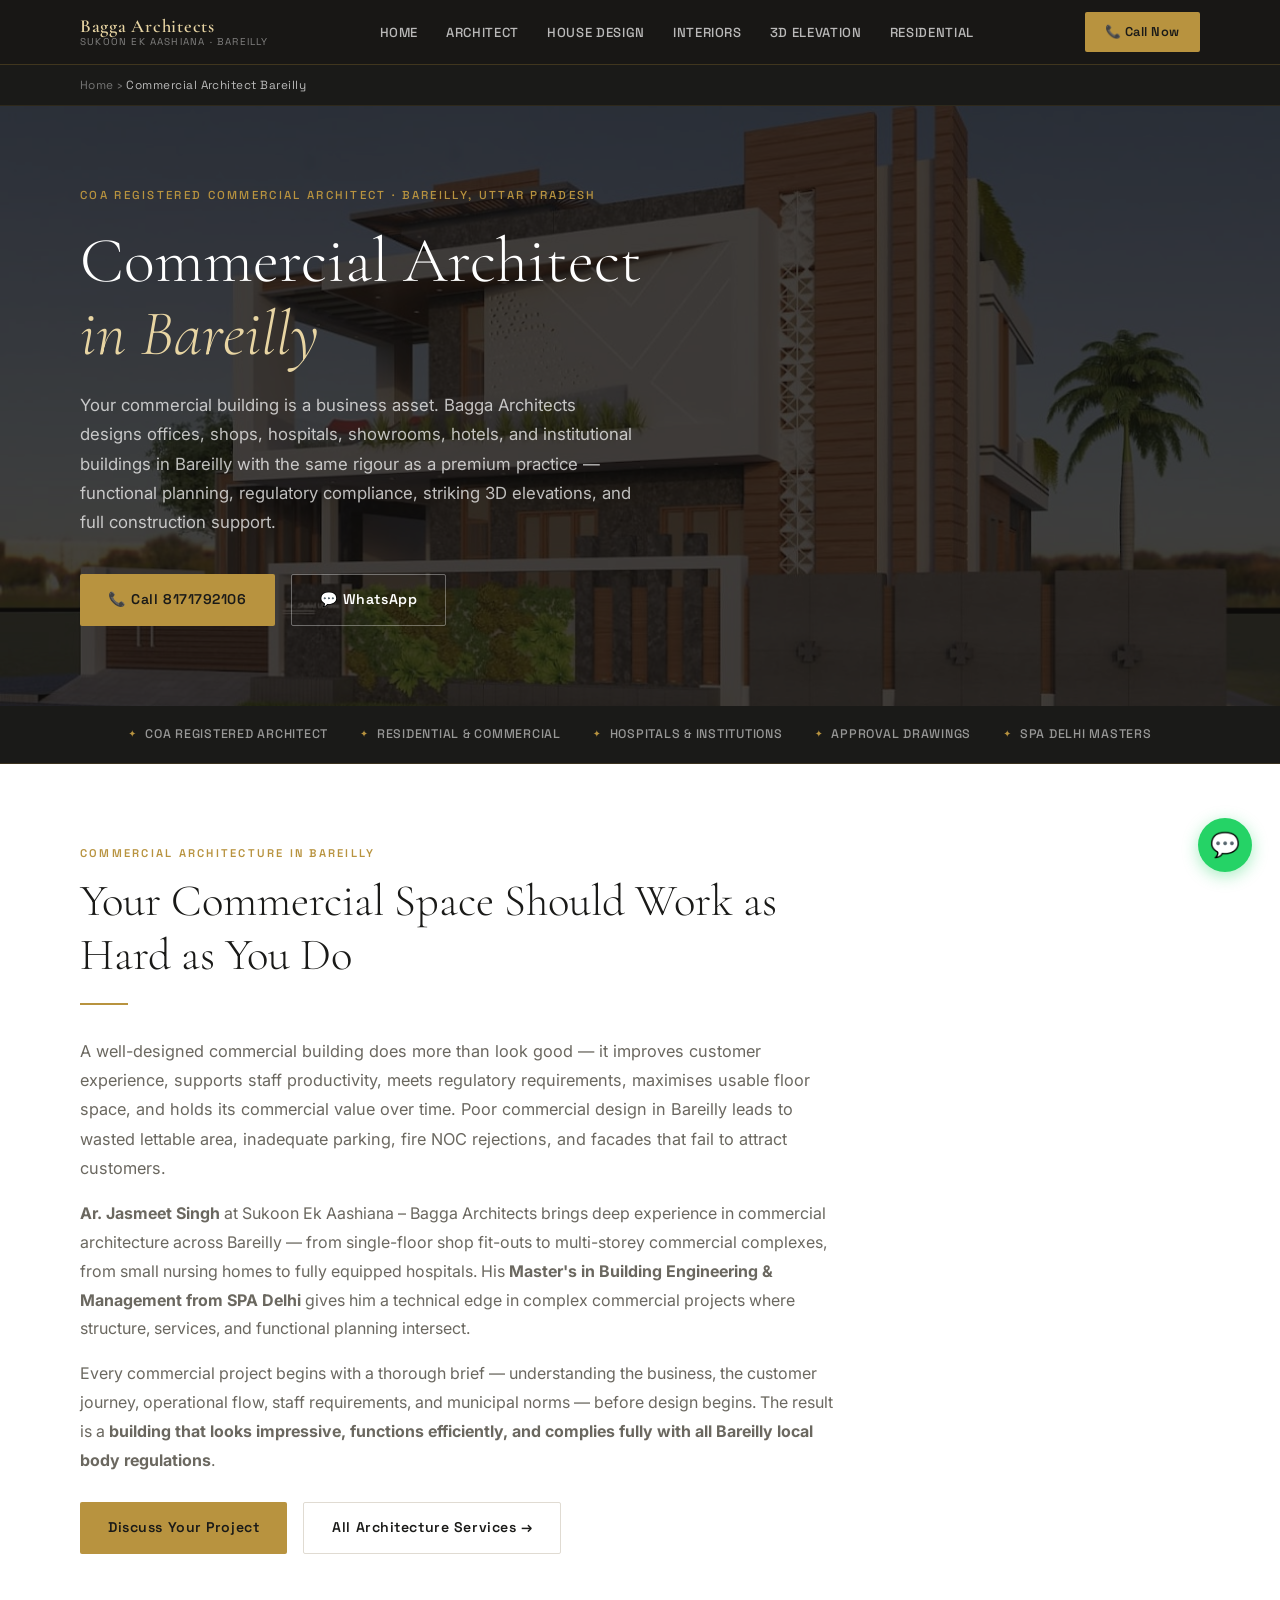
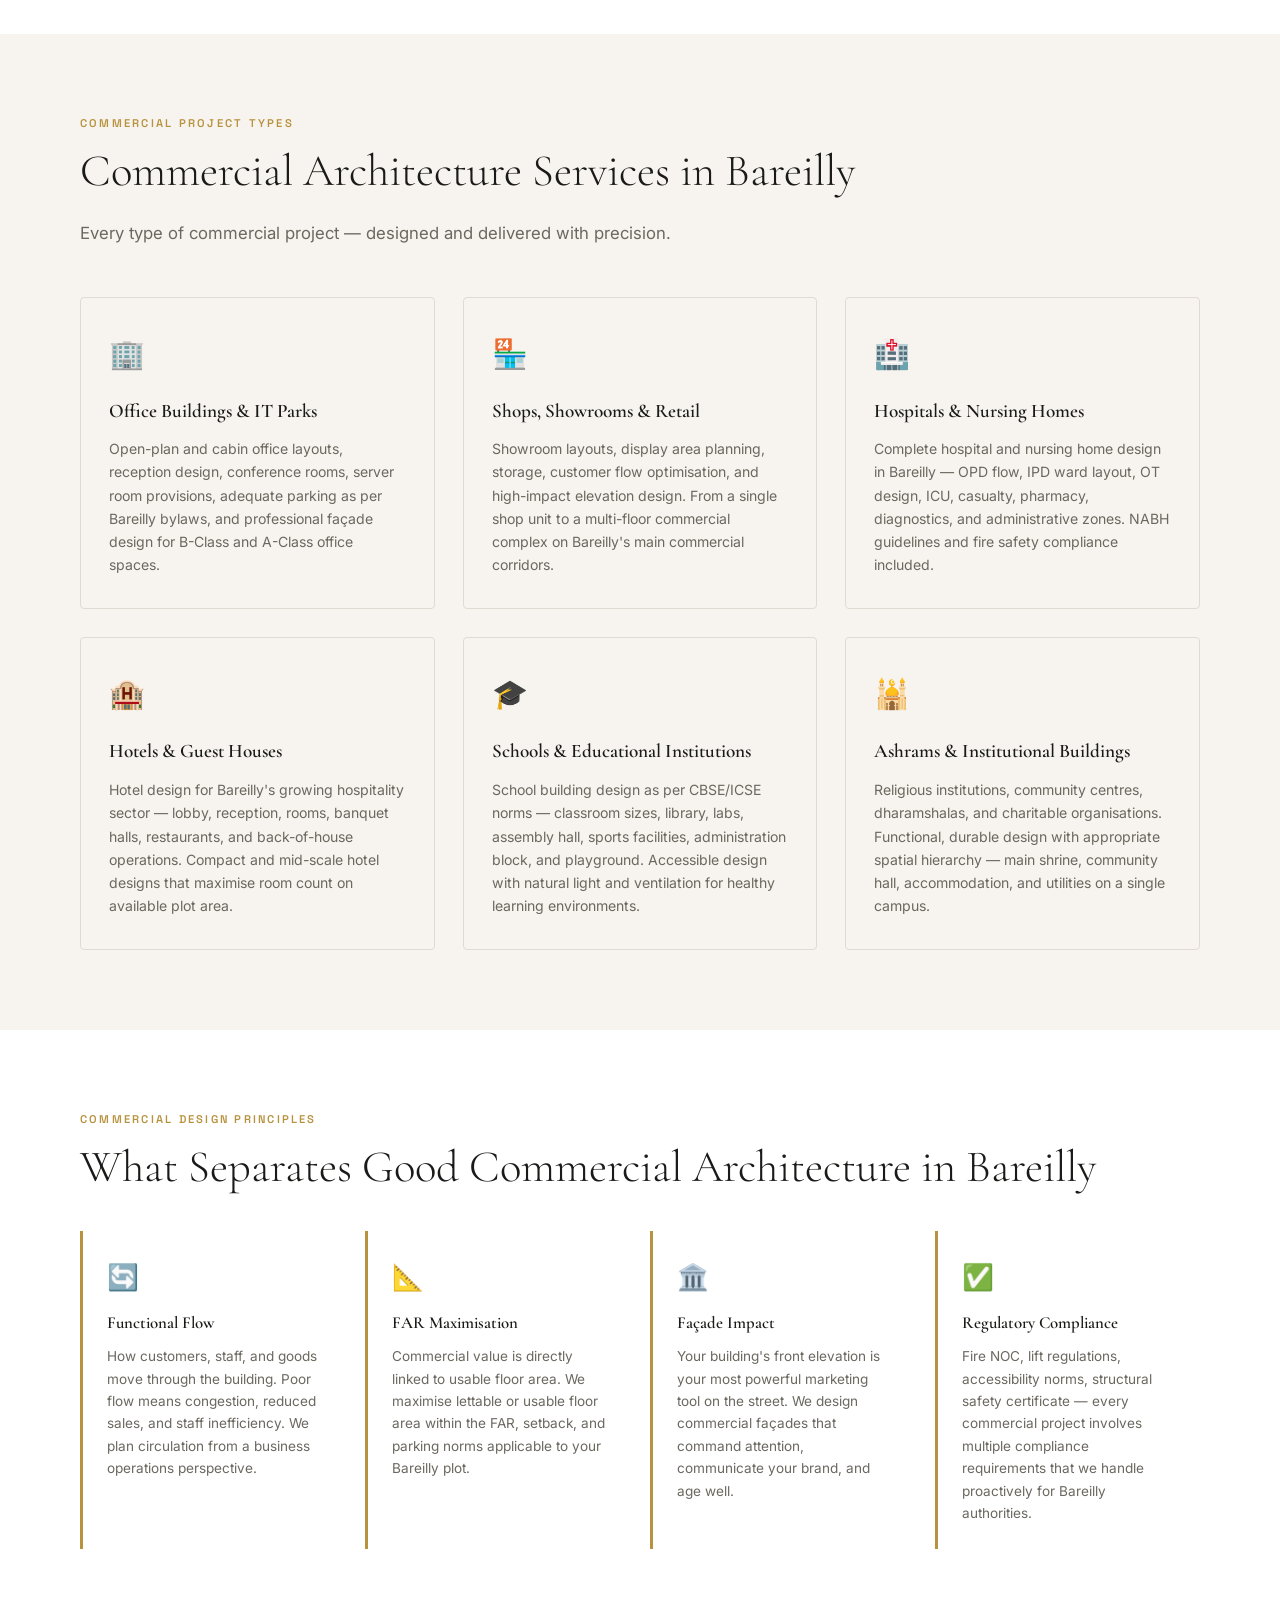
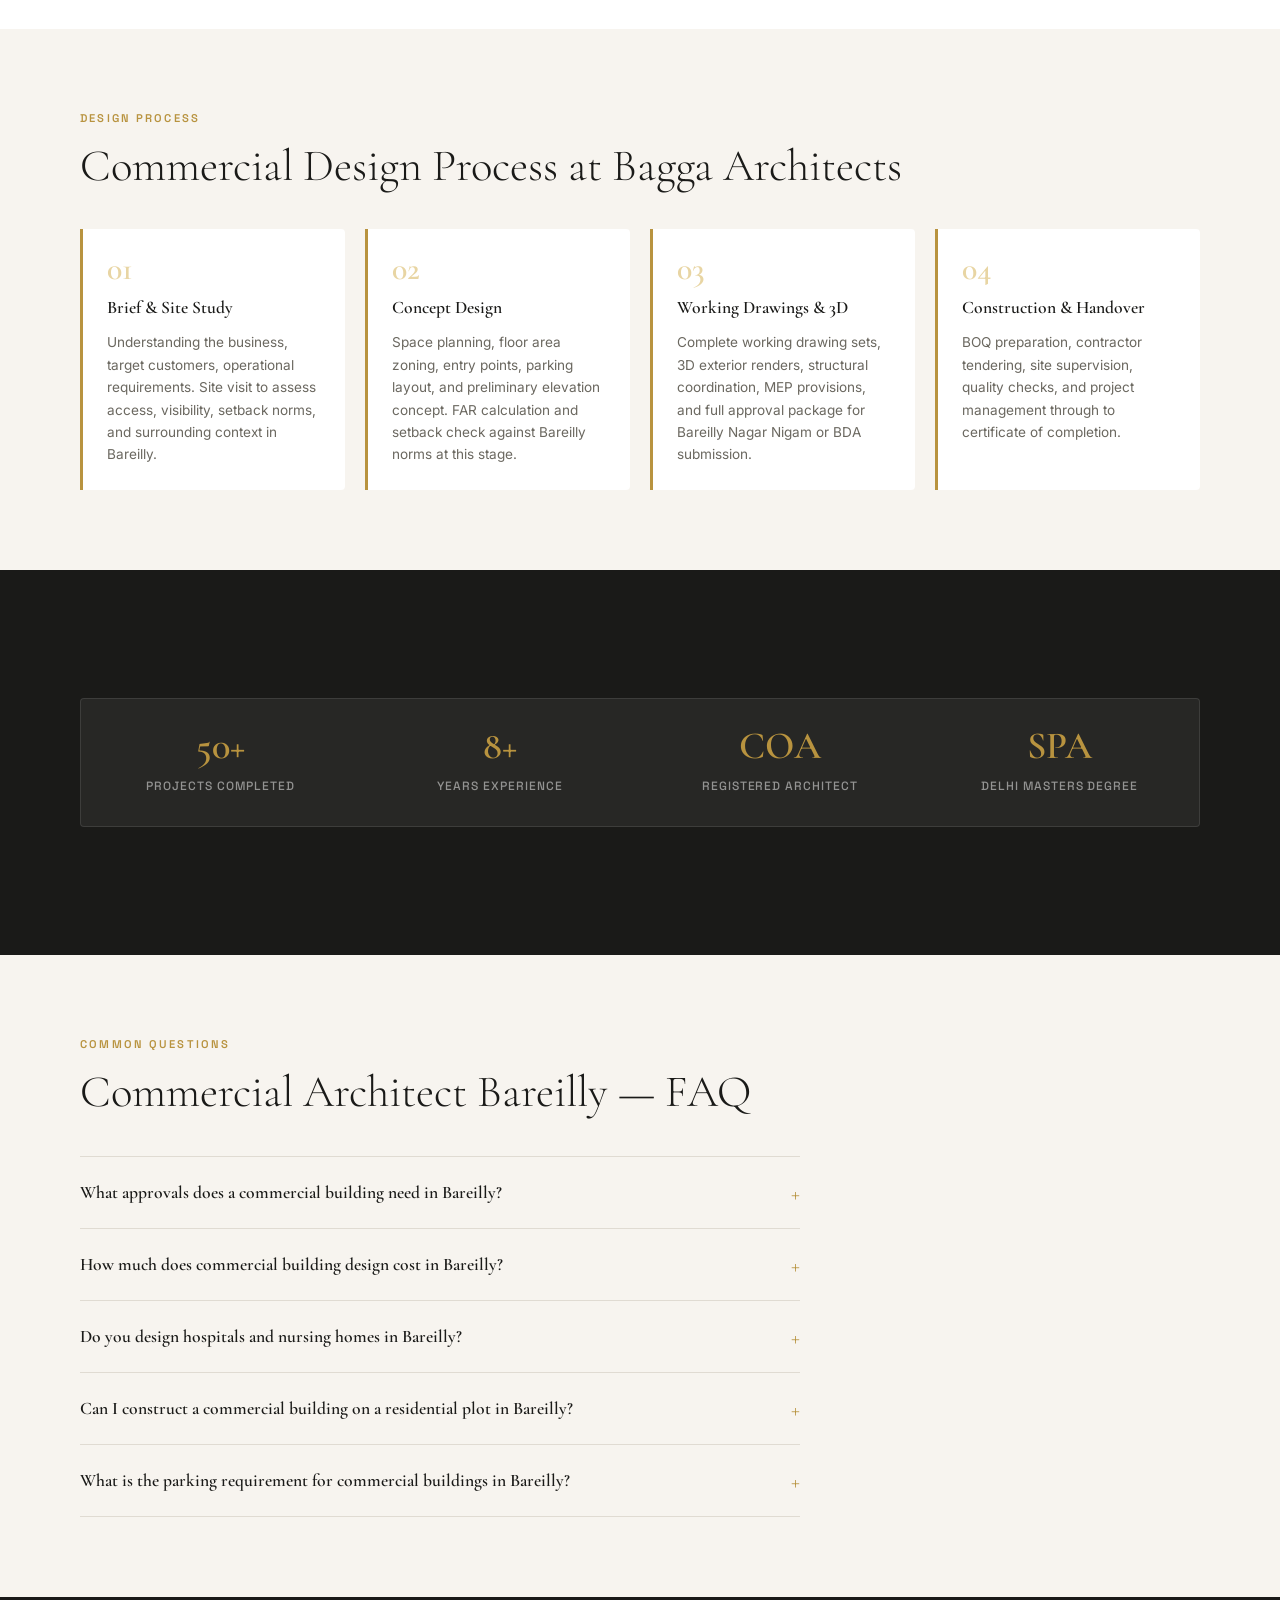
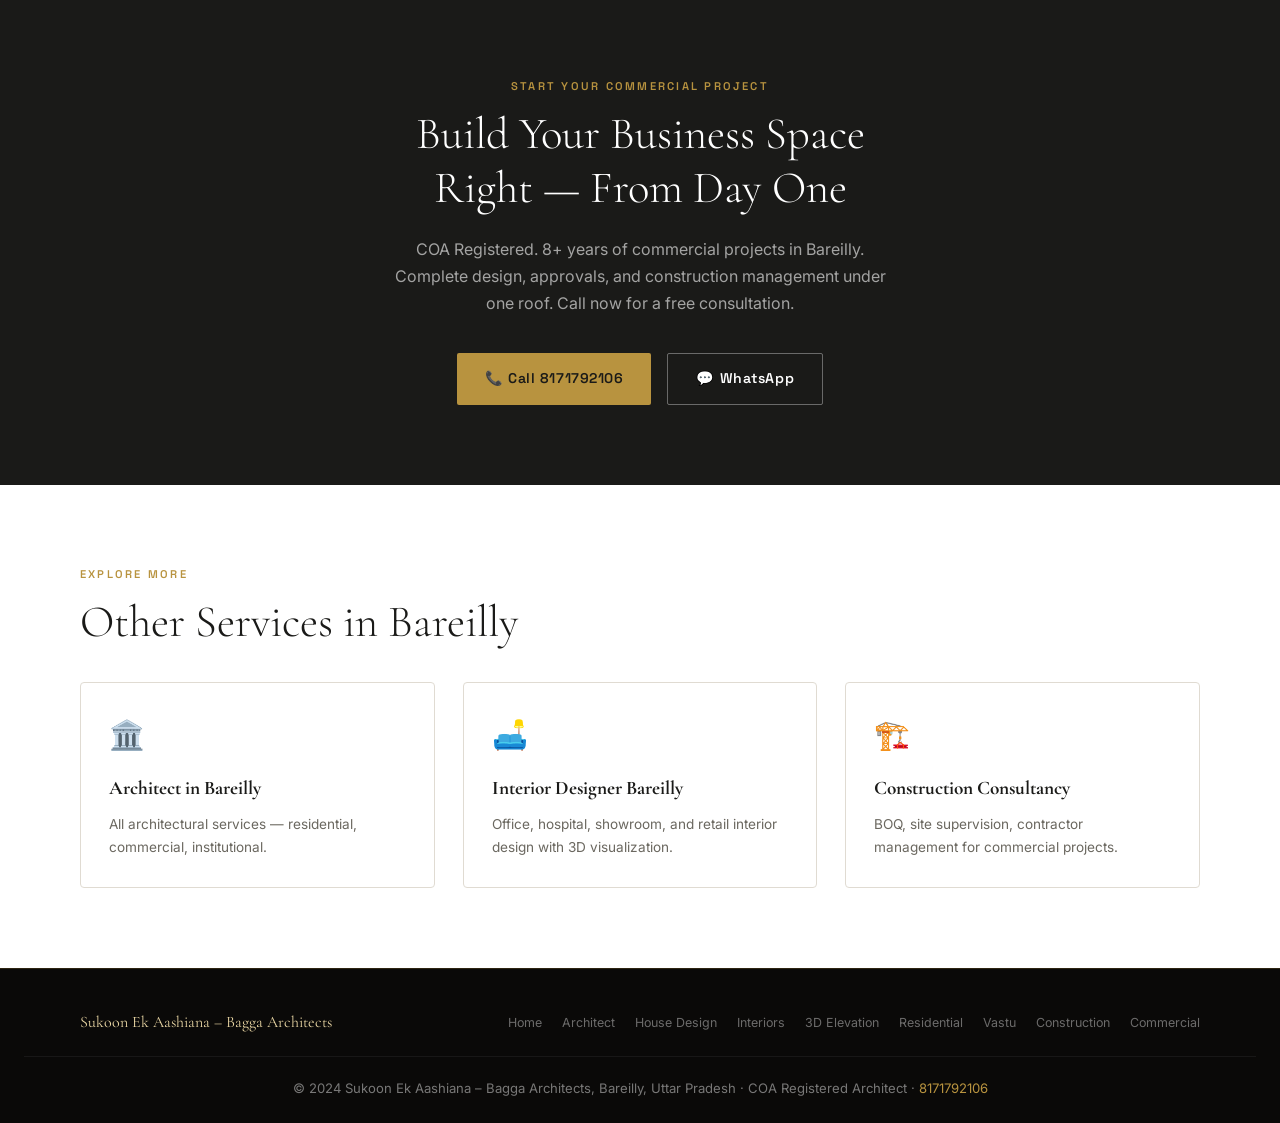
<file: commercial-architect-bareilly.html>
<!DOCTYPE html>
<html lang="en">
<head>
  <meta charset="UTF-8" />
  <meta name="viewport" content="width=device-width, initial-scale=1.0" />
  <title>Commercial Architect in Bareilly | Shop, Office, Hospital Design | Bagga Architects</title>
  <meta name="description" content="Professional commercial architect in Bareilly. Ar. Jasmeet Singh (COA Registered) designs shops, offices, hospitals, showrooms, hotels & institutional buildings. 8+ years. Call 8171792106." />
  <meta name="keywords" content="commercial architect Bareilly, office design Bareilly, shop design Bareilly, hospital architect Bareilly, showroom design Bareilly, commercial building design Bareilly, institutional architect Bareilly, hotel architect Bareilly, Bagga Architects commercial" />
  <link rel="canonical" href="https://jasmeet6003-a11y.github.io/baggaarchitects/commercial-architect-bareilly.html" />
  <meta property="og:title" content="Commercial Architect in Bareilly | Bagga Architects" />
  <meta property="og:description" content="COA Registered commercial architect in Bareilly for shops, offices, hospitals, showrooms & institutions. 8+ years, 50+ projects. Call 8171792106." />
  <meta property="og:url" content="https://jasmeet6003-a11y.github.io/baggaarchitects/commercial-architect-bareilly.html" />
  <meta property="og:image" content="https://jasmeet6003-a11y.github.io/baggaarchitects/Image/project1.jpeg" />
  <meta name="robots" content="index, follow" />
  <meta name="geo.region" content="IN-UP" />
  <meta name="geo.placename" content="Bareilly" />

  <script type="application/ld+json">
  {
    "@context": "https://schema.org",
    "@type": "Service",
    "name": "Commercial Architect in Bareilly",
    "description": "Professional commercial architectural design in Bareilly by Ar. Jasmeet Singh. Office buildings, shops, showrooms, hotels, hospitals, clinics, nursing homes, schools, and institutional buildings designed for function, compliance, and business performance.",
    "provider": {
      "@type": "LocalBusiness",
      "name": "Sukoon Ek Aashiana – Bagga Architects",
      "telephone": "+918171792106",
      "address": {
        "@type": "PostalAddress",
        "addressLocality": "Bareilly",
        "addressRegion": "Uttar Pradesh",
        "addressCountry": "IN"
      }
    },
    "areaServed": {"@type": "City", "name": "Bareilly"},
    "serviceType": "Commercial Architecture",
    "hasOfferCatalog": {
      "@type": "OfferCatalog",
      "name": "Commercial Architecture Services Bareilly",
      "itemListElement": [
        {"@type": "Offer", "itemOffered": {"@type": "Service", "name": "Office Building Design Bareilly"}},
        {"@type": "Offer", "itemOffered": {"@type": "Service", "name": "Hospital Design Bareilly"}},
        {"@type": "Offer", "itemOffered": {"@type": "Service", "name": "Nursing Home Design Bareilly"}},
        {"@type": "Offer", "itemOffered": {"@type": "Service", "name": "Showroom Design Bareilly"}},
        {"@type": "Offer", "itemOffered": {"@type": "Service", "name": "Hotel Design Bareilly"}},
        {"@type": "Offer", "itemOffered": {"@type": "Service", "name": "School and Institutional Design Bareilly"}}
      ]
    }
  }
  </script>
  <script type="application/ld+json">
  {
    "@context": "https://schema.org",
    "@type": "BreadcrumbList",
    "itemListElement": [
      {"@type": "ListItem", "position": 1, "name": "Home", "item": "https://jasmeet6003-a11y.github.io/baggaarchitects/"},
      {"@type": "ListItem", "position": 2, "name": "Commercial Architect Bareilly", "item": "https://jasmeet6003-a11y.github.io/baggaarchitects/commercial-architect-bareilly.html"}
    ]
  }
  </script>
  <script type="application/ld+json">
  {
    "@context": "https://schema.org",
    "@type": "FAQPage",
    "mainEntity": [
      {
        "@type": "Question",
        "name": "What approvals does a commercial building need in Bareilly?",
        "acceptedAnswer": {"@type": "Answer", "text": "Commercial buildings in Bareilly require approval from Bareilly Nagar Nigam or Bareilly Development Authority (BDA) depending on plot location. Required documents include site plan, building plans, structural drawings, NOCs from relevant departments (fire, environment for larger projects), and a Form B signed by a COA Registered Architect. Bagga Architects prepares all approval documents and guides clients through the submission process."}
      },
      {
        "@type": "Question",
        "name": "What is FAR and how does it affect my commercial building in Bareilly?",
        "acceptedAnswer": {"@type": "Answer", "text": "FAR (Floor Area Ratio) is the ratio of total built-up floor area to the plot area. In Bareilly, FAR limits vary by zone — commercial zones typically have higher FAR than residential. Exceeding FAR without approval is illegal and leads to demolition notices. Bagga Architects calculates FAR, setbacks, and parking requirements accurately in every commercial design to ensure full municipal compliance."}
      },
      {
        "@type": "Question",
        "name": "Do you design hospitals and nursing homes in Bareilly?",
        "acceptedAnswer": {"@type": "Answer", "text": "Yes. Bagga Architects has designed hospitals, nursing homes, and clinics in Bareilly and surrounding districts. Medical facility design requires specialised knowledge of patient flow, sterile zones, OT design standards, nursing station placement, medical gas systems accommodation, and accessibility for patients with disabilities — all of which Ar. Jasmeet Singh brings to every healthcare project."}
      },
      {
        "@type": "Question",
        "name": "How long does commercial building design take in Bareilly?",
        "acceptedAnswer": {"@type": "Answer", "text": "Design time for commercial buildings in Bareilly depends on project size and complexity. A small shop or office design typically takes 2–4 weeks. A medium commercial complex takes 4–8 weeks for design and drawings. Hospital or institutional projects can take 8–16 weeks due to complex functional requirements and regulatory documentation. Timeline is confirmed at project kickoff."}
      }
    ]
  }
  </script>

  <link rel="stylesheet" href="style.css" />
  <link rel="preconnect" href="https://fonts.googleapis.com" />
</head>
<body>

  <nav class="nav">
    <div class="nav__inner">
      <a href="index.html" class="nav__brand">
        <span class="nav__brand-name">Bagga Architects</span>
        <span class="nav__brand-sub">Sukoon Ek Aashiana · Bareilly</span>
      </a>
      <ul class="nav__links">
        <li><a href="index.html">Home</a></li>
        <li><a href="architect-in-bareilly.html">Architect</a></li>
        <li><a href="house-design-in-bareilly.html">House Design</a></li>
        <li><a href="interior-designer-in-bareilly.html">Interiors</a></li>
        <li><a href="3d-elevation-design-bareilly.html">3D Elevation</a></li>
        <li><a href="residential-architect-bareilly.html">Residential</a></li>
      </ul>
      <a href="tel:+918171792106" class="nav__cta">📞 Call Now</a>
      <button class="nav__hamburger" aria-label="Toggle menu"><span></span><span></span><span></span></button>
    </div>
  </nav>

  <nav class="breadcrumb" aria-label="Breadcrumb">
    <div class="breadcrumb__inner">
      <a href="index.html">Home</a> &rsaquo; <span>Commercial Architect Bareilly</span>
    </div>
  </nav>

  <header class="hero" style="min-height:460px;">
    <div class="hero__inner">
      <p class="hero__eyebrow">COA Registered Commercial Architect · Bareilly, Uttar Pradesh</p>
      <h1 class="hero__title">Commercial Architect<br><em>in Bareilly</em></h1>
      <p class="hero__body">
        Your commercial building is a business asset. Bagga Architects designs offices, shops, hospitals, showrooms, hotels, and institutional buildings in Bareilly with the same rigour as a premium practice — functional planning, regulatory compliance, striking 3D elevations, and full construction support.
      </p>
      <div class="hero__actions">
        <a href="tel:+918171792106" class="btn-primary">📞 Call 8171792106</a>
        <a href="https://wa.me/918171792106" class="btn-outline" target="_blank" rel="noopener">💬 WhatsApp</a>
      </div>
    </div>
  </header>

  <div class="trust-bar">
    <div class="trust-bar__inner">
      <span class="trust-bar__item">COA Registered Architect</span>
      <span class="trust-bar__item">Residential &amp; Commercial</span>
      <span class="trust-bar__item">Hospitals &amp; Institutions</span>
      <span class="trust-bar__item">Approval Drawings</span>
      <span class="trust-bar__item">SPA Delhi Masters</span>
    </div>
  </div>

  <!-- INTRO -->
  <section class="section section--alt">
    <div class="section__inner">
      <div style="max-width:760px;">
        <span class="section__label">Commercial Architecture in Bareilly</span>
        <h2 class="section__title">Your Commercial Space Should Work as Hard as You Do</h2>
        <div class="divider"></div>
        <p style="color:var(--muted);line-height:1.8;margin-bottom:16px;font-size:1.02rem;">
          A well-designed commercial building does more than look good — it improves customer experience, supports staff productivity, meets regulatory requirements, maximises usable floor space, and holds its commercial value over time. Poor commercial design in Bareilly leads to wasted lettable area, inadequate parking, fire NOC rejections, and facades that fail to attract customers.
        </p>
        <p style="color:var(--muted);line-height:1.8;margin-bottom:16px;">
          <strong>Ar. Jasmeet Singh</strong> at Sukoon Ek Aashiana – Bagga Architects brings deep experience in commercial architecture across Bareilly — from single-floor shop fit-outs to multi-storey commercial complexes, from small nursing homes to fully equipped hospitals. His <strong>Master's in Building Engineering &amp; Management from SPA Delhi</strong> gives him a technical edge in complex commercial projects where structure, services, and functional planning intersect.
        </p>
        <p style="color:var(--muted);line-height:1.8;margin-bottom:28px;">
          Every commercial project begins with a thorough brief — understanding the business, the customer journey, operational flow, staff requirements, and municipal norms — before design begins. The result is a <strong>building that looks impressive, functions efficiently, and complies fully with all Bareilly local body regulations</strong>.
        </p>
        <div style="display:flex;gap:16px;flex-wrap:wrap;">
          <a href="tel:+918171792106" class="btn-primary">Discuss Your Project</a>
          <a href="architect-in-bareilly.html" class="btn-outline" style="color:var(--ink);border-color:var(--border);">All Architecture Services →</a>
        </div>
      </div>
    </div>
  </section>

  <!-- SERVICES -->
  <section class="section">
    <div class="section__inner">
      <span class="section__label">Commercial Project Types</span>
      <h2 class="section__title">Commercial Architecture Services in Bareilly</h2>
      <p class="section__lead">Every type of commercial project — designed and delivered with precision.</p>
      <div class="grid-3">
        <article class="svc-card">
          <span class="svc-card__icon">🏢</span>
          <h3 class="svc-card__title">Office Buildings &amp; IT Parks</h3>
          <p class="svc-card__text">Open-plan and cabin office layouts, reception design, conference rooms, server room provisions, adequate parking as per Bareilly bylaws, and professional façade design for B-Class and A-Class office spaces.</p>
        </article>
        <article class="svc-card">
          <span class="svc-card__icon">🏪</span>
          <h3 class="svc-card__title">Shops, Showrooms &amp; Retail</h3>
          <p class="svc-card__text">Showroom layouts, display area planning, storage, customer flow optimisation, and high-impact elevation design. From a single shop unit to a multi-floor commercial complex on Bareilly's main commercial corridors.</p>
        </article>
        <article class="svc-card">
          <span class="svc-card__icon">🏥</span>
          <h3 class="svc-card__title">Hospitals &amp; Nursing Homes</h3>
          <p class="svc-card__text">Complete hospital and nursing home design in Bareilly — OPD flow, IPD ward layout, OT design, ICU, casualty, pharmacy, diagnostics, and administrative zones. NABH guidelines and fire safety compliance included.</p>
        </article>
        <article class="svc-card">
          <span class="svc-card__icon">🏨</span>
          <h3 class="svc-card__title">Hotels &amp; Guest Houses</h3>
          <p class="svc-card__text">Hotel design for Bareilly's growing hospitality sector — lobby, reception, rooms, banquet halls, restaurants, and back-of-house operations. Compact and mid-scale hotel designs that maximise room count on available plot area.</p>
        </article>
        <article class="svc-card">
          <span class="svc-card__icon">🎓</span>
          <h3 class="svc-card__title">Schools &amp; Educational Institutions</h3>
          <p class="svc-card__text">School building design as per CBSE/ICSE norms — classroom sizes, library, labs, assembly hall, sports facilities, administration block, and playground. Accessible design with natural light and ventilation for healthy learning environments.</p>
        </article>
        <article class="svc-card">
          <span class="svc-card__icon">🕌</span>
          <h3 class="svc-card__title">Ashrams &amp; Institutional Buildings</h3>
          <p class="svc-card__text">Religious institutions, community centres, dharamshalas, and charitable organisations. Functional, durable design with appropriate spatial hierarchy — main shrine, community hall, accommodation, and utilities on a single campus.</p>
        </article>
      </div>
    </div>
  </section>

  <!-- WHAT MAKES GOOD COMMERCIAL DESIGN -->
  <section class="section section--alt">
    <div class="section__inner">
      <span class="section__label">Commercial Design Principles</span>
      <h2 class="section__title">What Separates Good Commercial Architecture in Bareilly</h2>
      <div class="grid-4" style="margin-top:36px;">
        <div style="padding:24px;border-left:3px solid var(--gold);background:var(--white);border-radius:0 4px 4px 0;">
          <div style="font-size:1.6rem;margin-bottom:10px;">🔄</div>
          <h3 style="font-family:var(--display);font-size:1.05rem;font-weight:600;margin-bottom:8px;">Functional Flow</h3>
          <p style="font-size:0.85rem;color:var(--muted);line-height:1.65;">How customers, staff, and goods move through the building. Poor flow means congestion, reduced sales, and staff inefficiency. We plan circulation from a business operations perspective.</p>
        </div>
        <div style="padding:24px;border-left:3px solid var(--gold);background:var(--white);border-radius:0 4px 4px 0;">
          <div style="font-size:1.6rem;margin-bottom:10px;">📐</div>
          <h3 style="font-family:var(--display);font-size:1.05rem;font-weight:600;margin-bottom:8px;">FAR Maximisation</h3>
          <p style="font-size:0.85rem;color:var(--muted);line-height:1.65;">Commercial value is directly linked to usable floor area. We maximise lettable or usable floor area within the FAR, setback, and parking norms applicable to your Bareilly plot.</p>
        </div>
        <div style="padding:24px;border-left:3px solid var(--gold);background:var(--white);border-radius:0 4px 4px 0;">
          <div style="font-size:1.6rem;margin-bottom:10px;">🏛️</div>
          <h3 style="font-family:var(--display);font-size:1.05rem;font-weight:600;margin-bottom:8px;">Façade Impact</h3>
          <p style="font-size:0.85rem;color:var(--muted);line-height:1.65;">Your building's front elevation is your most powerful marketing tool on the street. We design commercial façades that command attention, communicate your brand, and age well.</p>
        </div>
        <div style="padding:24px;border-left:3px solid var(--gold);background:var(--white);border-radius:0 4px 4px 0;">
          <div style="font-size:1.6rem;margin-bottom:10px;">✅</div>
          <h3 style="font-family:var(--display);font-size:1.05rem;font-weight:600;margin-bottom:8px;">Regulatory Compliance</h3>
          <p style="font-size:0.85rem;color:var(--muted);line-height:1.65;">Fire NOC, lift regulations, accessibility norms, structural safety certificate — every commercial project involves multiple compliance requirements that we handle proactively for Bareilly authorities.</p>
        </div>
      </div>
    </div>
  </section>

  <!-- PROCESS -->
  <section class="section">
    <div class="section__inner">
      <span class="section__label">Design Process</span>
      <h2 class="section__title">Commercial Design Process at Bagga Architects</h2>
      <div class="grid-4" style="margin-top:36px;">
        <div style="padding:24px;border-left:3px solid var(--gold);background:var(--white);border-radius:0 4px 4px 0;">
          <div style="font-family:var(--display);font-size:2rem;font-weight:600;color:var(--gold-lt);line-height:1;margin-bottom:8px;">01</div>
          <h3 style="font-family:var(--display);font-size:1.1rem;font-weight:600;margin-bottom:8px;">Brief &amp; Site Study</h3>
          <p style="font-size:0.85rem;color:var(--muted);line-height:1.65;">Understanding the business, target customers, operational requirements. Site visit to assess access, visibility, setback norms, and surrounding context in Bareilly.</p>
        </div>
        <div style="padding:24px;border-left:3px solid var(--gold);background:var(--white);border-radius:0 4px 4px 0;">
          <div style="font-family:var(--display);font-size:2rem;font-weight:600;color:var(--gold-lt);line-height:1;margin-bottom:8px;">02</div>
          <h3 style="font-family:var(--display);font-size:1.1rem;font-weight:600;margin-bottom:8px;">Concept Design</h3>
          <p style="font-size:0.85rem;color:var(--muted);line-height:1.65;">Space planning, floor area zoning, entry points, parking layout, and preliminary elevation concept. FAR calculation and setback check against Bareilly norms at this stage.</p>
        </div>
        <div style="padding:24px;border-left:3px solid var(--gold);background:var(--white);border-radius:0 4px 4px 0;">
          <div style="font-family:var(--display);font-size:2rem;font-weight:600;color:var(--gold-lt);line-height:1;margin-bottom:8px;">03</div>
          <h3 style="font-family:var(--display);font-size:1.1rem;font-weight:600;margin-bottom:8px;">Working Drawings &amp; 3D</h3>
          <p style="font-size:0.85rem;color:var(--muted);line-height:1.65;">Complete working drawing sets, 3D exterior renders, structural coordination, MEP provisions, and full approval package for Bareilly Nagar Nigam or BDA submission.</p>
        </div>
        <div style="padding:24px;border-left:3px solid var(--gold);background:var(--white);border-radius:0 4px 4px 0;">
          <div style="font-family:var(--display);font-size:2rem;font-weight:600;color:var(--gold-lt);line-height:1;margin-bottom:8px;">04</div>
          <h3 style="font-family:var(--display);font-size:1.1rem;font-weight:600;margin-bottom:8px;">Construction &amp; Handover</h3>
          <p style="font-size:0.85rem;color:var(--muted);line-height:1.65;">BOQ preparation, contractor tendering, site supervision, quality checks, and project management through to certificate of completion.</p>
        </div>
      </div>
    </div>
  </section>

  <!-- STATS -->
  <section class="section section--dark">
    <div class="section__inner">
      <div class="stats-row" style="background:rgba(255,255,255,0.06);border-color:rgba(255,255,255,0.1);">
        <div class="stat" style="background:transparent;">
          <span class="stat__num">50+</span>
          <span class="stat__label" style="color:rgba(255,255,255,0.5);">Projects Completed</span>
        </div>
        <div class="stat" style="background:transparent;">
          <span class="stat__num">8+</span>
          <span class="stat__label" style="color:rgba(255,255,255,0.5);">Years Experience</span>
        </div>
        <div class="stat" style="background:transparent;">
          <span class="stat__num">COA</span>
          <span class="stat__label" style="color:rgba(255,255,255,0.5);">Registered Architect</span>
        </div>
        <div class="stat" style="background:transparent;">
          <span class="stat__num">SPA</span>
          <span class="stat__label" style="color:rgba(255,255,255,0.5);">Delhi Masters Degree</span>
        </div>
      </div>
    </div>
  </section>

  <!-- FAQ -->
  <section class="section">
    <div class="section__inner">
      <span class="section__label">Common Questions</span>
      <h2 class="section__title">Commercial Architect Bareilly — FAQ</h2>
      <div style="max-width:720px;margin-top:36px;">
        <ul class="faq-list" aria-label="Commercial architect FAQ">
          <li class="faq-item">
            <button class="faq-q" aria-expanded="false">What approvals does a commercial building need in Bareilly?</button>
            <div class="faq-a" role="region">
              <p>Commercial buildings in Bareilly require building plan approval from Bareilly Nagar Nigam (BNN) for plots within municipal limits, or Bareilly Development Authority (BDA) for plots in development areas. Required documentation includes site plan with setbacks, floor plans at every level, elevation and section drawings, structural drawings, and Form B signed by a COA-registered architect. For larger commercial projects, fire NOC, environmental clearance, and lift approval may also be required. Bagga Architects handles the entire approval process.</p>
            </div>
          </li>
          <li class="faq-item">
            <button class="faq-q" aria-expanded="false">How much does commercial building design cost in Bareilly?</button>
            <div class="faq-a" role="region">
              <p>Commercial architectural design fees in Bareilly are typically higher than residential fees due to greater complexity, regulatory requirements, and functional specialisation. Fees generally range from ₹20–₹60 per sq ft of total floor area depending on building type, number of floors, and scope of services. A simple shop or office fit-out design starts from ₹20,000–₹50,000. A multi-floor commercial complex or hospital project can range from ₹1 lakh to ₹5 lakhs+ depending on scale. Contact us for a project-specific quote.</p>
            </div>
          </li>
          <li class="faq-item">
            <button class="faq-q" aria-expanded="false">Do you design hospitals and nursing homes in Bareilly?</button>
            <div class="faq-a" role="region">
              <p>Yes. Hospital and nursing home design is a specialised area that Bagga Architects has experience in. Healthcare facility design requires specific knowledge of patient flow, OT design standards, sterile zones, nursing station visibility, ICU layout, medical gas provisions, and accessibility for disabled patients and elderly visitors. We have designed nursing homes and clinics in Bareilly and surrounding districts and are familiar with NABH guidelines and UP state healthcare building norms.</p>
            </div>
          </li>
          <li class="faq-item">
            <button class="faq-q" aria-expanded="false">Can I construct a commercial building on a residential plot in Bareilly?</button>
            <div class="faq-a" role="region">
              <p>This depends on the zoning of your plot under the Bareilly Master Plan or local municipal zones. Mixed-use and commercial development is permitted in specific zones. Converting a residential plot to commercial use requires either a land use change application or compliance with mixed-use norms. Bagga Architects can review your plot's zoning and advise on what is permissible before you commit to a design.</p>
            </div>
          </li>
          <li class="faq-item">
            <button class="faq-q" aria-expanded="false">What is the parking requirement for commercial buildings in Bareilly?</button>
            <div class="faq-a" role="region">
              <p>Parking requirements under Bareilly municipal building bylaws depend on the type of commercial use and total floor area. Typically, offices require 1 car parking per 50–100 sq m of floor area; shops and showrooms have different norms. Inadequate parking provision is a common reason for building plan rejection in Bareilly. We calculate parking requirements accurately in every commercial design and incorporate them into the site plan from the start.</p>
            </div>
          </li>
        </ul>
      </div>
    </div>
  </section>

  <!-- CONTACT CTA -->
  <section class="section section--dark">
    <div class="section__inner text-center">
      <span class="section__label">Start Your Commercial Project</span>
      <h2 class="section__title" style="color:var(--white);">Build Your Business Space<br>Right — From Day One</h2>
      <p style="color:rgba(255,255,255,0.6);margin:16px auto 36px;max-width:520px;">COA Registered. 8+ years of commercial projects in Bareilly. Complete design, approvals, and construction management under one roof. Call now for a free consultation.</p>
      <div style="display:flex;gap:16px;justify-content:center;flex-wrap:wrap;">
        <a href="tel:+918171792106" class="btn-primary">📞 Call 8171792106</a>
        <a href="https://wa.me/918171792106" class="btn-outline" target="_blank" rel="noopener">💬 WhatsApp</a>
      </div>
    </div>
  </section>

  <!-- RELATED PAGES -->
  <section class="section section--alt">
    <div class="section__inner">
      <span class="section__label">Explore More</span>
      <h2 class="section__title">Other Services in Bareilly</h2>
      <div class="grid-3" style="margin-top:32px;">
        <a href="architect-in-bareilly.html" class="card" style="display:block;padding:28px;text-decoration:none;">
          <span style="font-size:1.8rem;display:block;margin-bottom:12px;">🏛️</span>
          <h3 style="font-family:var(--display);font-size:1.2rem;margin-bottom:8px;">Architect in Bareilly</h3>
          <p style="font-size:0.85rem;color:var(--muted);">All architectural services — residential, commercial, institutional.</p>
        </a>
        <a href="interior-designer-in-bareilly.html" class="card" style="display:block;padding:28px;text-decoration:none;">
          <span style="font-size:1.8rem;display:block;margin-bottom:12px;">🛋️</span>
          <h3 style="font-family:var(--display);font-size:1.2rem;margin-bottom:8px;">Interior Designer Bareilly</h3>
          <p style="font-size:0.85rem;color:var(--muted);">Office, hospital, showroom, and retail interior design with 3D visualization.</p>
        </a>
        <a href="construction-consultancy-bareilly.html" class="card" style="display:block;padding:28px;text-decoration:none;">
          <span style="font-size:1.8rem;display:block;margin-bottom:12px;">🏗️</span>
          <h3 style="font-family:var(--display);font-size:1.2rem;margin-bottom:8px;">Construction Consultancy</h3>
          <p style="font-size:0.85rem;color:var(--muted);">BOQ, site supervision, contractor management for commercial projects.</p>
        </a>
      </div>
    </div>
  </section>

  <footer class="footer" role="contentinfo">
    <div class="footer__inner">
      <span class="footer__brand">Sukoon Ek Aashiana – Bagga Architects</span>
      <ul class="footer__links">
        <li><a href="index.html">Home</a></li>
        <li><a href="architect-in-bareilly.html">Architect</a></li>
        <li><a href="house-design-in-bareilly.html">House Design</a></li>
        <li><a href="interior-designer-in-bareilly.html">Interiors</a></li>
        <li><a href="3d-elevation-design-bareilly.html">3D Elevation</a></li>
        <li><a href="residential-architect-bareilly.html">Residential</a></li>
        <li><a href="vastu-consultant-bareilly.html">Vastu</a></li>
        <li><a href="construction-consultancy-bareilly.html">Construction</a></li>
        <li><a href="commercial-architect-bareilly.html">Commercial</a></li>
      </ul>
    </div>
    <div class="footer__copy">
      © 2024 Sukoon Ek Aashiana – Bagga Architects, Bareilly, Uttar Pradesh · COA Registered Architect · <a href="tel:+918171792106" style="color:var(--gold);">8171792106</a>
    </div>
  </footer>

  <a href="https://wa.me/918171792106" class="wa-float" target="_blank" rel="noopener" aria-label="Chat on WhatsApp">💬</a>
  <script src="script.js"></script>
</body>
</html>
</file>
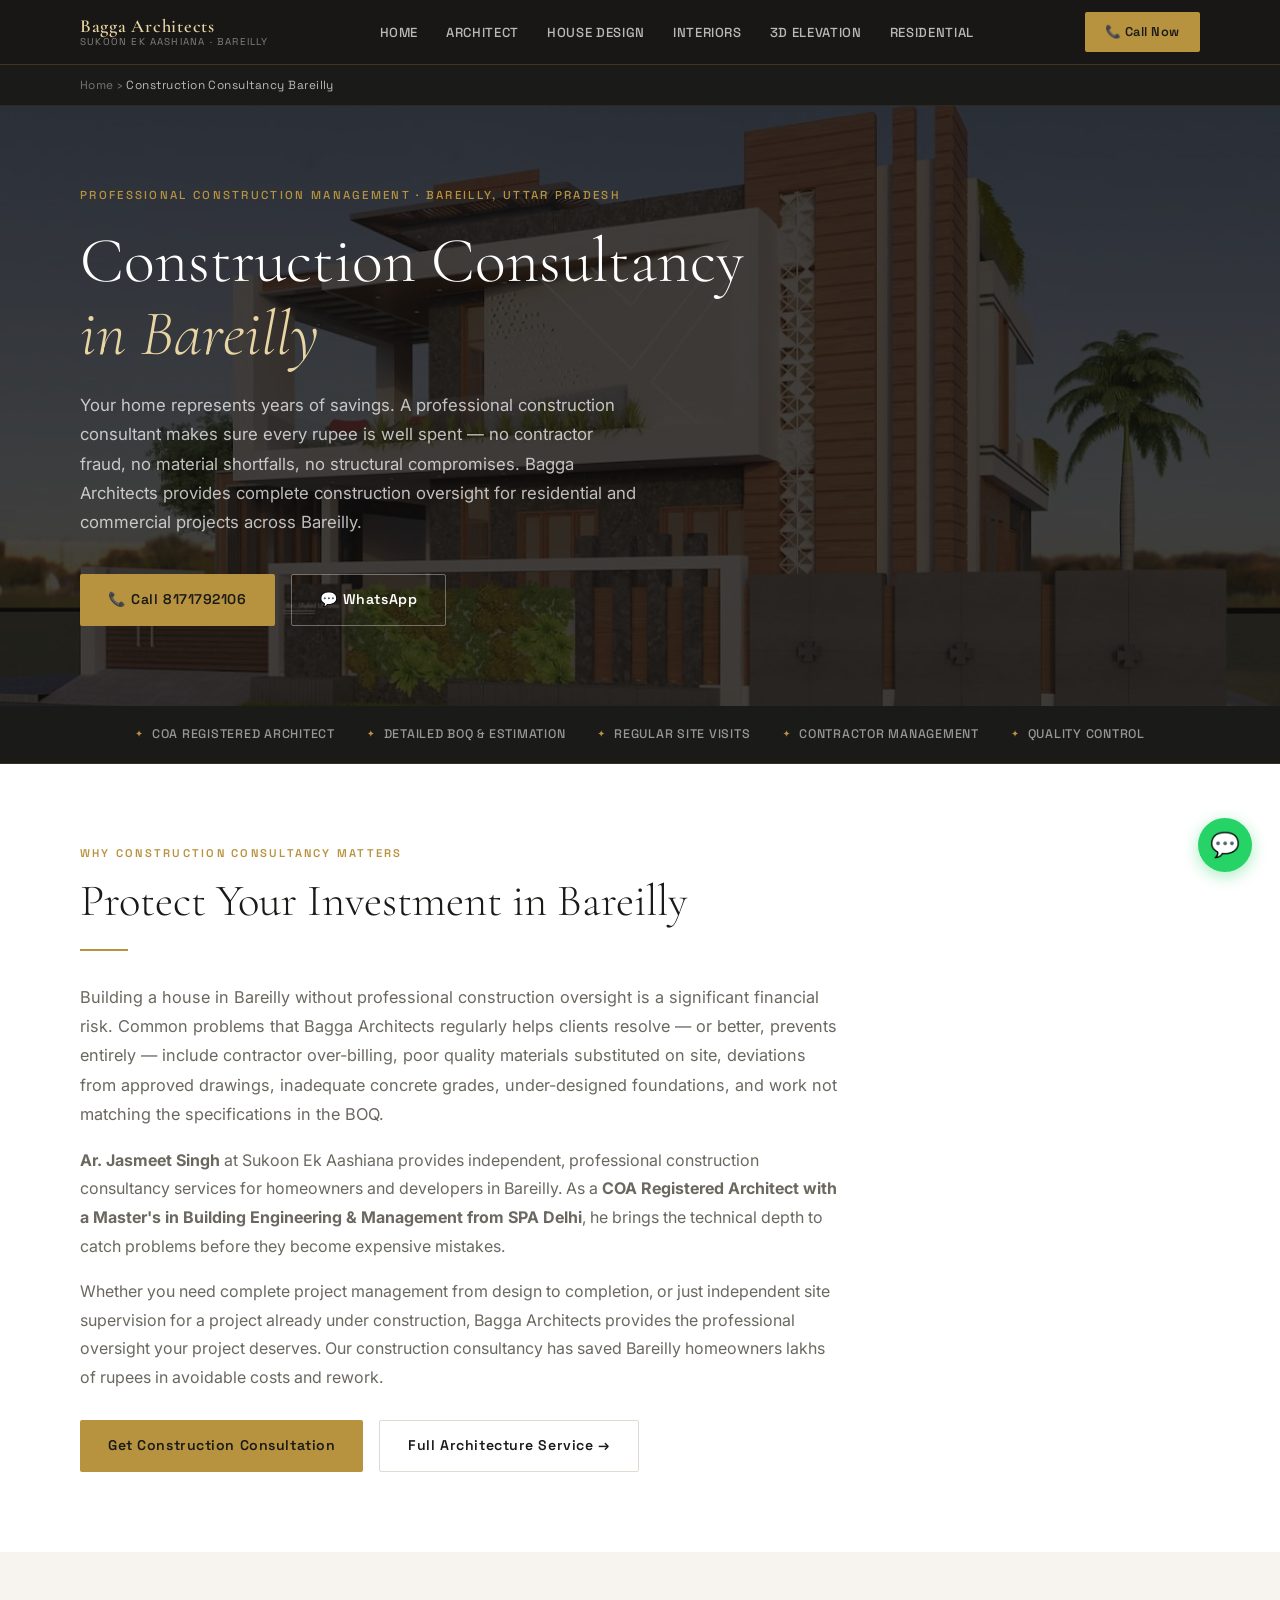
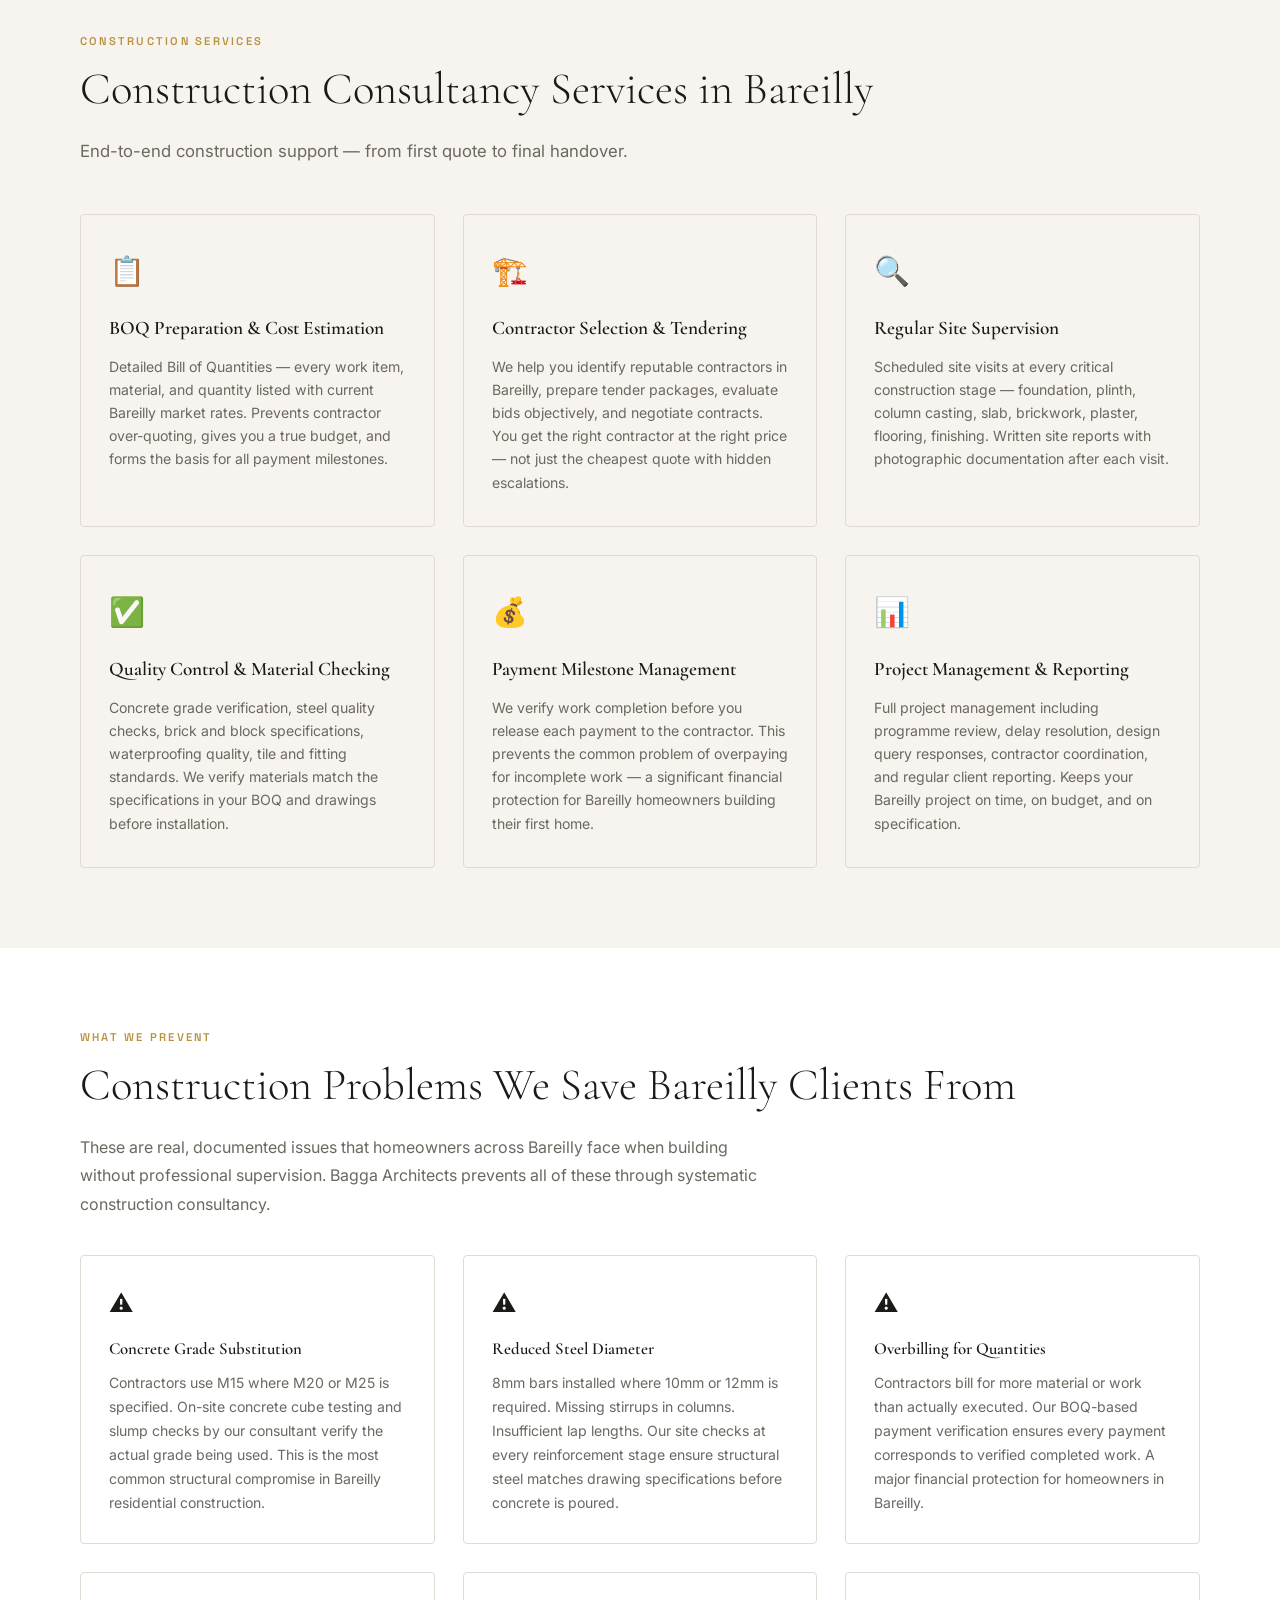
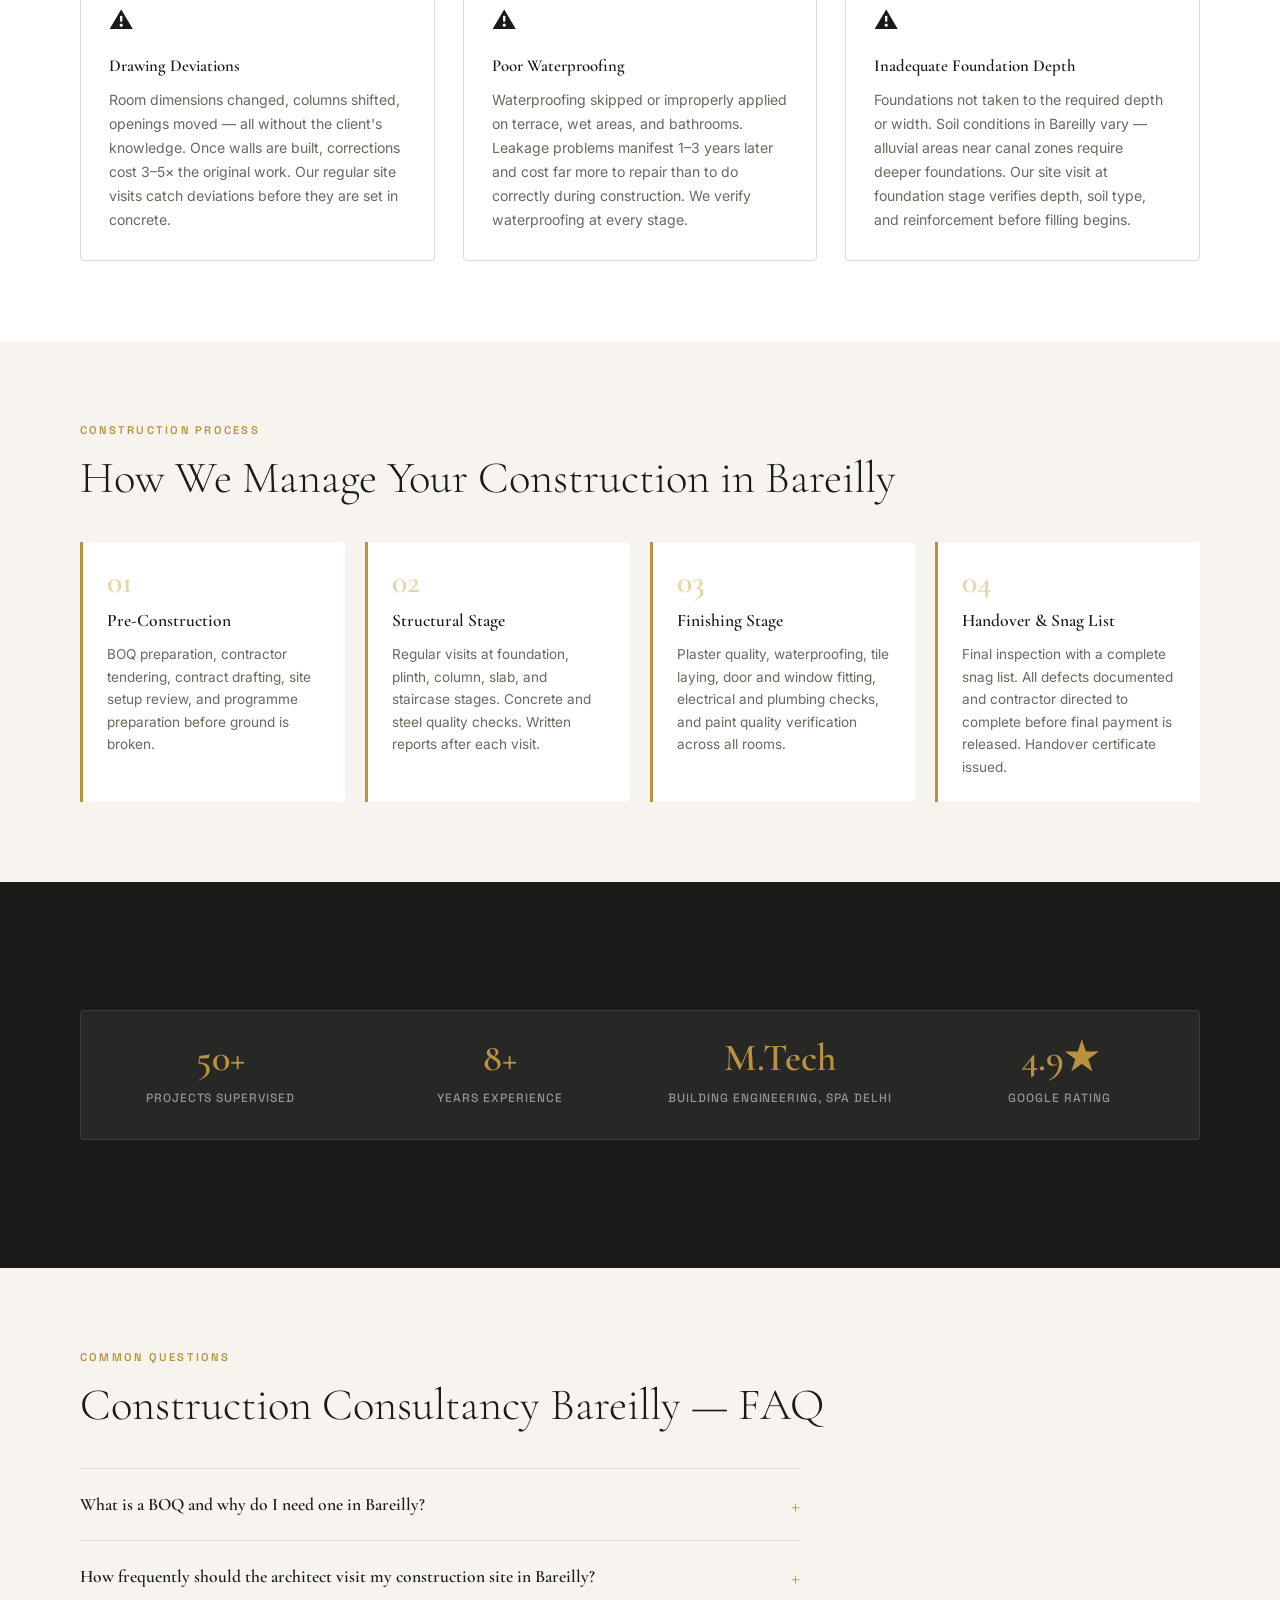
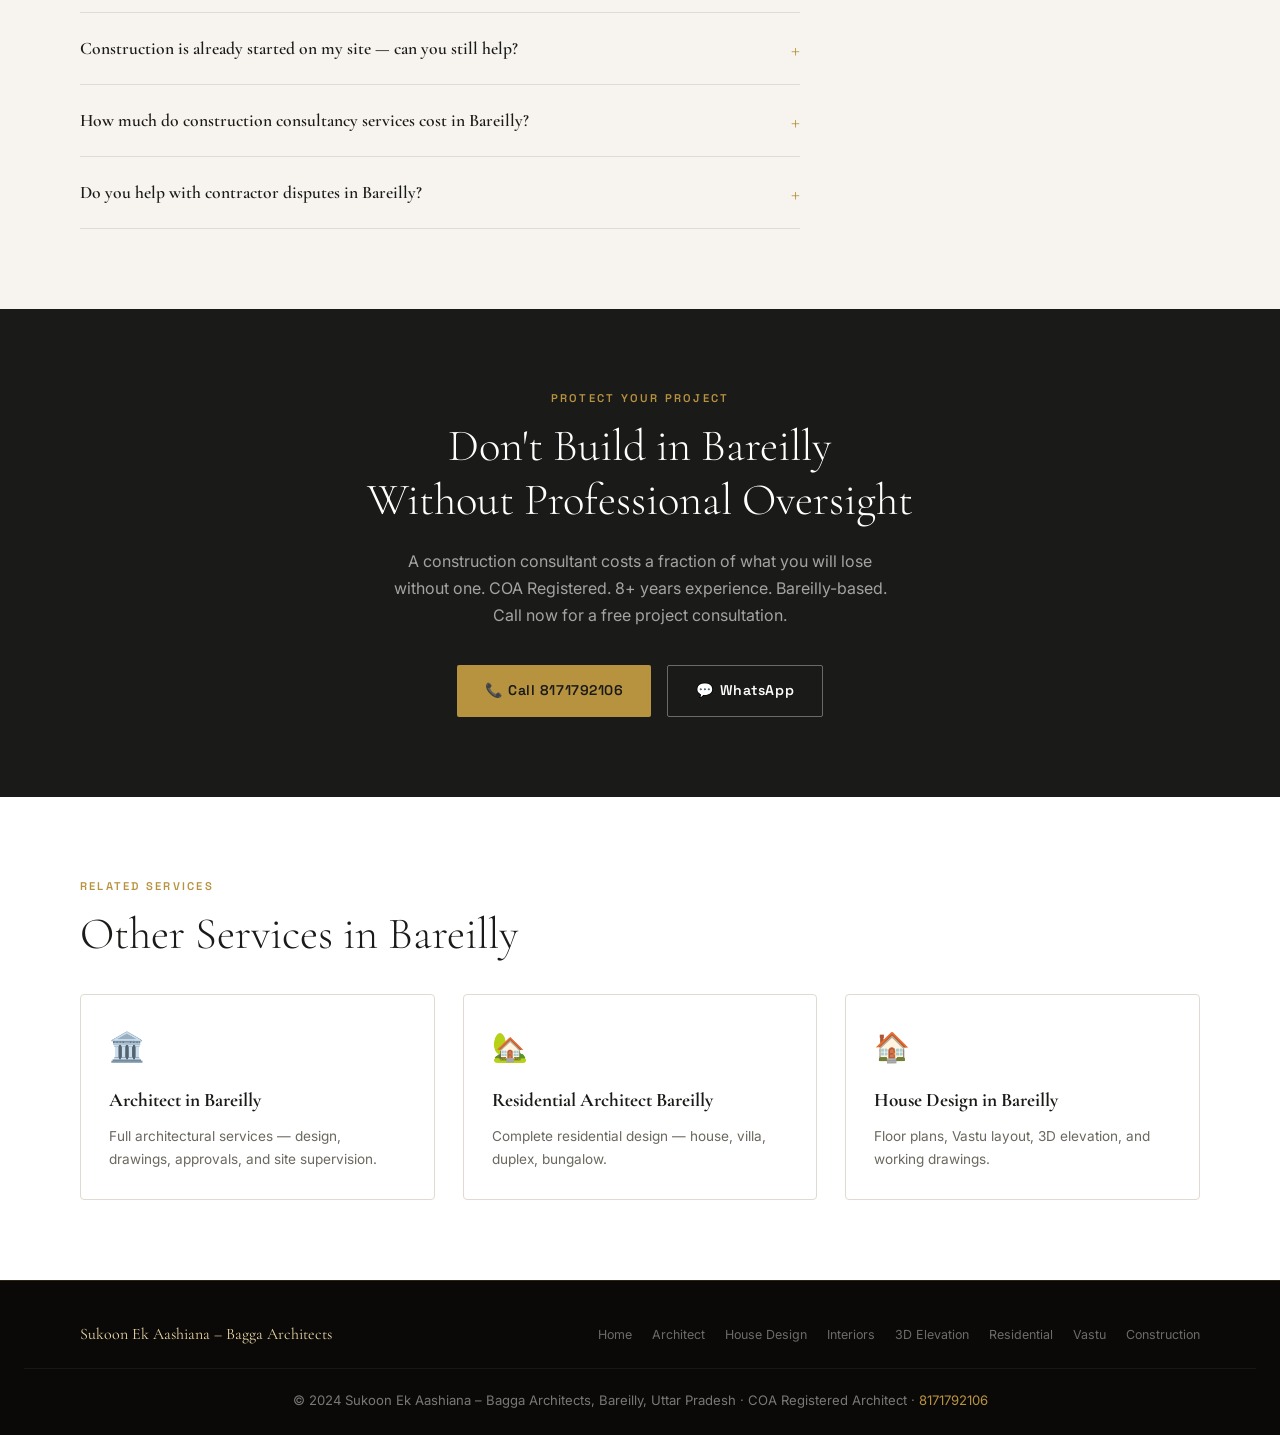
<file: construction-consultancy-bareilly.html>
<!DOCTYPE html>
<html lang="en">
<head>
  <meta charset="UTF-8" />
  <meta name="viewport" content="width=device-width, initial-scale=1.0" />
  <title>Construction Consultancy in Bareilly | BOQ, Site Supervision | Bagga Architects</title>
  <meta name="description" content="Professional construction consultancy in Bareilly by Ar. Jasmeet Singh (COA Registered). BOQ estimation, site supervision, contractor management, quality control. Protect your investment. Call 8171792106." />
  <meta name="keywords" content="construction consultancy Bareilly, construction supervision Bareilly, BOQ estimation Bareilly, site supervision Bareilly, construction management Bareilly, project management Bareilly, building contractor Bareilly, construction cost estimate Bareilly, Bagga Architects construction" />
  <link rel="canonical" href="https://jasmeet6003-a11y.github.io/baggaarchitects/construction-consultancy-bareilly.html" />
  <meta property="og:title" content="Construction Consultancy in Bareilly | Bagga Architects" />
  <meta property="og:description" content="Professional construction consultancy, BOQ estimation, and site supervision in Bareilly by COA Registered Architect. Protect your investment. Call 8171792106." />
  <meta property="og:url" content="https://jasmeet6003-a11y.github.io/baggaarchitects/construction-consultancy-bareilly.html" />
  <meta property="og:image" content="https://jasmeet6003-a11y.github.io/baggaarchitects/Image/project1.jpeg" />
  <meta name="robots" content="index, follow" />
  <meta name="geo.region" content="IN-UP" />
  <meta name="geo.placename" content="Bareilly" />

  <script type="application/ld+json">
  {
    "@context": "https://schema.org",
    "@type": "Service",
    "name": "Construction Consultancy in Bareilly",
    "description": "Professional construction consultancy services in Bareilly by Ar. Jasmeet Singh — BOQ preparation, cost estimation, contractor selection, quality control, site supervision, and project management for residential and commercial projects.",
    "provider": {
      "@type": "LocalBusiness",
      "name": "Sukoon Ek Aashiana – Bagga Architects",
      "telephone": "+918171792106",
      "address": {
        "@type": "PostalAddress",
        "addressLocality": "Bareilly",
        "addressRegion": "Uttar Pradesh",
        "addressCountry": "IN"
      }
    },
    "areaServed": {"@type": "City", "name": "Bareilly"},
    "serviceType": "Construction Consultancy and Project Management"
  }
  </script>
  <script type="application/ld+json">
  {
    "@context": "https://schema.org",
    "@type": "BreadcrumbList",
    "itemListElement": [
      {"@type": "ListItem", "position": 1, "name": "Home", "item": "https://jasmeet6003-a11y.github.io/baggaarchitects/"},
      {"@type": "ListItem", "position": 2, "name": "Construction Consultancy Bareilly", "item": "https://jasmeet6003-a11y.github.io/baggaarchitects/construction-consultancy-bareilly.html"}
    ]
  }
  </script>
  <script type="application/ld+json">
  {
    "@context": "https://schema.org",
    "@type": "FAQPage",
    "mainEntity": [
      {
        "@type": "Question",
        "name": "What is construction consultancy and why do I need it in Bareilly?",
        "acceptedAnswer": {"@type": "Answer", "text": "Construction consultancy involves professional oversight of your building project by a qualified architect or engineer. In Bareilly, homeowners who build without proper supervision often face contractor over-billing, poor material quality, structural defects, and deviations from approved drawings. A construction consultant protects your investment by providing independent quality checks, accurate cost estimates, contractor management, and ensuring your project is built as designed and approved."}
      },
      {
        "@type": "Question",
        "name": "What is a BOQ and why is it important for construction in Bareilly?",
        "acceptedAnswer": {"@type": "Answer", "text": "A Bill of Quantities (BOQ) is a detailed list of all materials, labour, and work items required to construct your building. It includes item descriptions, quantities, unit rates, and total costs. In Bareilly, a proper BOQ prevents contractor over-billing, helps you compare quotes accurately, tracks material consumption on site, and gives you a realistic budget before construction begins. Bagga Architects prepares itemised BOQs for all residential and commercial projects."}
      },
      {
        "@type": "Question",
        "name": "How often should an architect visit the construction site in Bareilly?",
        "acceptedAnswer": {"@type": "Answer", "text": "Critical stage inspections are essential at every major construction milestone: after foundation/footing, after plinth beam, after each floor slab, after brickwork completion, after roof/slab, during finishing, and before handover. Bagga Architects provides regular site visits at all these stages for projects in Bareilly and surrounding districts. Frequency is agreed at the start of the project based on project size and complexity."}
      },
      {
        "@type": "Question",
        "name": "Can you supervise construction if another architect designed my house in Bareilly?",
        "acceptedAnswer": {"@type": "Answer", "text": "Yes. If you have approved drawings from another architect and are looking for an independent site supervisor or construction consultant in Bareilly, Bagga Architects can take on that role. We review the drawings, understand the design intent, and provide professional oversight to ensure the construction matches those drawings in quality and specification."}
      }
    ]
  }
  </script>

  <link rel="stylesheet" href="style.css" />
  <link rel="preconnect" href="https://fonts.googleapis.com" />
</head>
<body>

  <nav class="nav">
    <div class="nav__inner">
      <a href="index.html" class="nav__brand">
        <span class="nav__brand-name">Bagga Architects</span>
        <span class="nav__brand-sub">Sukoon Ek Aashiana · Bareilly</span>
      </a>
      <ul class="nav__links">
        <li><a href="index.html">Home</a></li>
        <li><a href="architect-in-bareilly.html">Architect</a></li>
        <li><a href="house-design-in-bareilly.html">House Design</a></li>
        <li><a href="interior-designer-in-bareilly.html">Interiors</a></li>
        <li><a href="3d-elevation-design-bareilly.html">3D Elevation</a></li>
        <li><a href="residential-architect-bareilly.html">Residential</a></li>
      </ul>
      <a href="tel:+918171792106" class="nav__cta">📞 Call Now</a>
      <button class="nav__hamburger" aria-label="Toggle menu"><span></span><span></span><span></span></button>
    </div>
  </nav>

  <nav class="breadcrumb" aria-label="Breadcrumb">
    <div class="breadcrumb__inner">
      <a href="index.html">Home</a> &rsaquo; <span>Construction Consultancy Bareilly</span>
    </div>
  </nav>

  <header class="hero" style="min-height:460px;">
    <div class="hero__inner">
      <p class="hero__eyebrow">Professional Construction Management · Bareilly, Uttar Pradesh</p>
      <h1 class="hero__title">Construction Consultancy<br><em>in Bareilly</em></h1>
      <p class="hero__body">
        Your home represents years of savings. A professional construction consultant makes sure every rupee is well spent — no contractor fraud, no material shortfalls, no structural compromises. Bagga Architects provides complete construction oversight for residential and commercial projects across Bareilly.
      </p>
      <div class="hero__actions">
        <a href="tel:+918171792106" class="btn-primary">📞 Call 8171792106</a>
        <a href="https://wa.me/918171792106" class="btn-outline" target="_blank" rel="noopener">💬 WhatsApp</a>
      </div>
    </div>
  </header>

  <div class="trust-bar">
    <div class="trust-bar__inner">
      <span class="trust-bar__item">COA Registered Architect</span>
      <span class="trust-bar__item">Detailed BOQ &amp; Estimation</span>
      <span class="trust-bar__item">Regular Site Visits</span>
      <span class="trust-bar__item">Contractor Management</span>
      <span class="trust-bar__item">Quality Control</span>
    </div>
  </div>

  <!-- INTRO -->
  <section class="section section--alt">
    <div class="section__inner">
      <div style="max-width:760px;">
        <span class="section__label">Why Construction Consultancy Matters</span>
        <h2 class="section__title">Protect Your Investment in Bareilly</h2>
        <div class="divider"></div>
        <p style="color:var(--muted);line-height:1.8;margin-bottom:16px;font-size:1.02rem;">
          Building a house in Bareilly without professional construction oversight is a significant financial risk. Common problems that Bagga Architects regularly helps clients resolve — or better, prevents entirely — include contractor over-billing, poor quality materials substituted on site, deviations from approved drawings, inadequate concrete grades, under-designed foundations, and work not matching the specifications in the BOQ.
        </p>
        <p style="color:var(--muted);line-height:1.8;margin-bottom:16px;">
          <strong>Ar. Jasmeet Singh</strong> at Sukoon Ek Aashiana provides independent, professional construction consultancy services for homeowners and developers in Bareilly. As a <strong>COA Registered Architect with a Master's in Building Engineering &amp; Management from SPA Delhi</strong>, he brings the technical depth to catch problems before they become expensive mistakes.
        </p>
        <p style="color:var(--muted);line-height:1.8;margin-bottom:28px;">
          Whether you need complete project management from design to completion, or just independent site supervision for a project already under construction, Bagga Architects provides the professional oversight your project deserves. Our construction consultancy has saved Bareilly homeowners lakhs of rupees in avoidable costs and rework.
        </p>
        <div style="display:flex;gap:16px;flex-wrap:wrap;">
          <a href="tel:+918171792106" class="btn-primary">Get Construction Consultation</a>
          <a href="architect-in-bareilly.html" class="btn-outline" style="color:var(--ink);border-color:var(--border);">Full Architecture Service →</a>
        </div>
      </div>
    </div>
  </section>

  <!-- SERVICES -->
  <section class="section">
    <div class="section__inner">
      <span class="section__label">Construction Services</span>
      <h2 class="section__title">Construction Consultancy Services in Bareilly</h2>
      <p class="section__lead">End-to-end construction support — from first quote to final handover.</p>
      <div class="grid-3">
        <article class="svc-card">
          <span class="svc-card__icon">📋</span>
          <h3 class="svc-card__title">BOQ Preparation &amp; Cost Estimation</h3>
          <p class="svc-card__text">Detailed Bill of Quantities — every work item, material, and quantity listed with current Bareilly market rates. Prevents contractor over-quoting, gives you a true budget, and forms the basis for all payment milestones.</p>
        </article>
        <article class="svc-card">
          <span class="svc-card__icon">🏗️</span>
          <h3 class="svc-card__title">Contractor Selection &amp; Tendering</h3>
          <p class="svc-card__text">We help you identify reputable contractors in Bareilly, prepare tender packages, evaluate bids objectively, and negotiate contracts. You get the right contractor at the right price — not just the cheapest quote with hidden escalations.</p>
        </article>
        <article class="svc-card">
          <span class="svc-card__icon">🔍</span>
          <h3 class="svc-card__title">Regular Site Supervision</h3>
          <p class="svc-card__text">Scheduled site visits at every critical construction stage — foundation, plinth, column casting, slab, brickwork, plaster, flooring, finishing. Written site reports with photographic documentation after each visit.</p>
        </article>
        <article class="svc-card">
          <span class="svc-card__icon">✅</span>
          <h3 class="svc-card__title">Quality Control &amp; Material Checking</h3>
          <p class="svc-card__text">Concrete grade verification, steel quality checks, brick and block specifications, waterproofing quality, tile and fitting standards. We verify materials match the specifications in your BOQ and drawings before installation.</p>
        </article>
        <article class="svc-card">
          <span class="svc-card__icon">💰</span>
          <h3 class="svc-card__title">Payment Milestone Management</h3>
          <p class="svc-card__text">We verify work completion before you release each payment to the contractor. This prevents the common problem of overpaying for incomplete work — a significant financial protection for Bareilly homeowners building their first home.</p>
        </article>
        <article class="svc-card">
          <span class="svc-card__icon">📊</span>
          <h3 class="svc-card__title">Project Management &amp; Reporting</h3>
          <p class="svc-card__text">Full project management including programme review, delay resolution, design query responses, contractor coordination, and regular client reporting. Keeps your Bareilly project on time, on budget, and on specification.</p>
        </article>
      </div>
    </div>
  </section>

  <!-- COMMON PROBLEMS PREVENTED -->
  <section class="section section--alt">
    <div class="section__inner">
      <span class="section__label">What We Prevent</span>
      <h2 class="section__title">Construction Problems We Save Bareilly Clients From</h2>
      <p style="color:var(--muted);line-height:1.8;max-width:700px;margin-bottom:36px;">
        These are real, documented issues that homeowners across Bareilly face when building without professional supervision. Bagga Architects prevents all of these through systematic construction consultancy.
      </p>
      <div class="grid-3">
        <article class="card" style="padding:28px;">
          <div style="font-size:1.5rem;margin-bottom:10px;">⚠️</div>
          <h3 style="font-family:var(--display);font-size:1.05rem;font-weight:600;margin-bottom:8px;">Concrete Grade Substitution</h3>
          <p style="font-size:0.88rem;color:var(--muted);line-height:1.7;">Contractors use M15 where M20 or M25 is specified. On-site concrete cube testing and slump checks by our consultant verify the actual grade being used. This is the most common structural compromise in Bareilly residential construction.</p>
        </article>
        <article class="card" style="padding:28px;">
          <div style="font-size:1.5rem;margin-bottom:10px;">⚠️</div>
          <h3 style="font-family:var(--display);font-size:1.05rem;font-weight:600;margin-bottom:8px;">Reduced Steel Diameter</h3>
          <p style="font-size:0.88rem;color:var(--muted);line-height:1.7;">8mm bars installed where 10mm or 12mm is required. Missing stirrups in columns. Insufficient lap lengths. Our site checks at every reinforcement stage ensure structural steel matches drawing specifications before concrete is poured.</p>
        </article>
        <article class="card" style="padding:28px;">
          <div style="font-size:1.5rem;margin-bottom:10px;">⚠️</div>
          <h3 style="font-family:var(--display);font-size:1.05rem;font-weight:600;margin-bottom:8px;">Overbilling for Quantities</h3>
          <p style="font-size:0.88rem;color:var(--muted);line-height:1.7;">Contractors bill for more material or work than actually executed. Our BOQ-based payment verification ensures every payment corresponds to verified completed work. A major financial protection for homeowners in Bareilly.</p>
        </article>
        <article class="card" style="padding:28px;">
          <div style="font-size:1.5rem;margin-bottom:10px;">⚠️</div>
          <h3 style="font-family:var(--display);font-size:1.05rem;font-weight:600;margin-bottom:8px;">Drawing Deviations</h3>
          <p style="font-size:0.88rem;color:var(--muted);line-height:1.7;">Room dimensions changed, columns shifted, openings moved — all without the client's knowledge. Once walls are built, corrections cost 3–5× the original work. Our regular site visits catch deviations before they are set in concrete.</p>
        </article>
        <article class="card" style="padding:28px;">
          <div style="font-size:1.5rem;margin-bottom:10px;">⚠️</div>
          <h3 style="font-family:var(--display);font-size:1.05rem;font-weight:600;margin-bottom:8px;">Poor Waterproofing</h3>
          <p style="font-size:0.88rem;color:var(--muted);line-height:1.7;">Waterproofing skipped or improperly applied on terrace, wet areas, and bathrooms. Leakage problems manifest 1–3 years later and cost far more to repair than to do correctly during construction. We verify waterproofing at every stage.</p>
        </article>
        <article class="card" style="padding:28px;">
          <div style="font-size:1.5rem;margin-bottom:10px;">⚠️</div>
          <h3 style="font-family:var(--display);font-size:1.05rem;font-weight:600;margin-bottom:8px;">Inadequate Foundation Depth</h3>
          <p style="font-size:0.88rem;color:var(--muted);line-height:1.7;">Foundations not taken to the required depth or width. Soil conditions in Bareilly vary — alluvial areas near canal zones require deeper foundations. Our site visit at foundation stage verifies depth, soil type, and reinforcement before filling begins.</p>
        </article>
      </div>
    </div>
  </section>

  <!-- PROCESS -->
  <section class="section">
    <div class="section__inner">
      <span class="section__label">Construction Process</span>
      <h2 class="section__title">How We Manage Your Construction in Bareilly</h2>
      <div class="grid-4" style="margin-top:36px;">
        <div style="padding:24px;border-left:3px solid var(--gold);background:var(--white);border-radius:0 4px 4px 0;">
          <div style="font-family:var(--display);font-size:2rem;font-weight:600;color:var(--gold-lt);line-height:1;margin-bottom:8px;">01</div>
          <h3 style="font-family:var(--display);font-size:1.1rem;font-weight:600;margin-bottom:8px;">Pre-Construction</h3>
          <p style="font-size:0.85rem;color:var(--muted);line-height:1.65;">BOQ preparation, contractor tendering, contract drafting, site setup review, and programme preparation before ground is broken.</p>
        </div>
        <div style="padding:24px;border-left:3px solid var(--gold);background:var(--white);border-radius:0 4px 4px 0;">
          <div style="font-family:var(--display);font-size:2rem;font-weight:600;color:var(--gold-lt);line-height:1;margin-bottom:8px;">02</div>
          <h3 style="font-family:var(--display);font-size:1.1rem;font-weight:600;margin-bottom:8px;">Structural Stage</h3>
          <p style="font-size:0.85rem;color:var(--muted);line-height:1.65;">Regular visits at foundation, plinth, column, slab, and staircase stages. Concrete and steel quality checks. Written reports after each visit.</p>
        </div>
        <div style="padding:24px;border-left:3px solid var(--gold);background:var(--white);border-radius:0 4px 4px 0;">
          <div style="font-family:var(--display);font-size:2rem;font-weight:600;color:var(--gold-lt);line-height:1;margin-bottom:8px;">03</div>
          <h3 style="font-family:var(--display);font-size:1.1rem;font-weight:600;margin-bottom:8px;">Finishing Stage</h3>
          <p style="font-size:0.85rem;color:var(--muted);line-height:1.65;">Plaster quality, waterproofing, tile laying, door and window fitting, electrical and plumbing checks, and paint quality verification across all rooms.</p>
        </div>
        <div style="padding:24px;border-left:3px solid var(--gold);background:var(--white);border-radius:0 4px 4px 0;">
          <div style="font-family:var(--display);font-size:2rem;font-weight:600;color:var(--gold-lt);line-height:1;margin-bottom:8px;">04</div>
          <h3 style="font-family:var(--display);font-size:1.1rem;font-weight:600;margin-bottom:8px;">Handover &amp; Snag List</h3>
          <p style="font-size:0.85rem;color:var(--muted);line-height:1.65;">Final inspection with a complete snag list. All defects documented and contractor directed to complete before final payment is released. Handover certificate issued.</p>
        </div>
      </div>
    </div>
  </section>

  <!-- STATS -->
  <section class="section section--dark">
    <div class="section__inner">
      <div class="stats-row" style="background:rgba(255,255,255,0.06);border-color:rgba(255,255,255,0.1);">
        <div class="stat" style="background:transparent;">
          <span class="stat__num">50+</span>
          <span class="stat__label" style="color:rgba(255,255,255,0.5);">Projects Supervised</span>
        </div>
        <div class="stat" style="background:transparent;">
          <span class="stat__num">8+</span>
          <span class="stat__label" style="color:rgba(255,255,255,0.5);">Years Experience</span>
        </div>
        <div class="stat" style="background:transparent;">
          <span class="stat__num">M.Tech</span>
          <span class="stat__label" style="color:rgba(255,255,255,0.5);">Building Engineering, SPA Delhi</span>
        </div>
        <div class="stat" style="background:transparent;">
          <span class="stat__num">4.9★</span>
          <span class="stat__label" style="color:rgba(255,255,255,0.5);">Google Rating</span>
        </div>
      </div>
    </div>
  </section>

  <!-- FAQ -->
  <section class="section">
    <div class="section__inner">
      <span class="section__label">Common Questions</span>
      <h2 class="section__title">Construction Consultancy Bareilly — FAQ</h2>
      <div style="max-width:720px;margin-top:36px;">
        <ul class="faq-list" aria-label="Construction consultancy FAQ">
          <li class="faq-item">
            <button class="faq-q" aria-expanded="false">What is a BOQ and why do I need one in Bareilly?</button>
            <div class="faq-a" role="region">
              <p>A Bill of Quantities (BOQ) is a detailed document that lists every material, work item, and labour task in your construction project, along with quantities and estimated rates. Without a BOQ, you have no way to verify if a contractor's quote is fair or if they are billing you correctly during construction. In Bareilly, a properly prepared BOQ typically saves homeowners ₹2–₹8 lakhs on a standard residential project by eliminating inflated quantities and enabling accurate payment verification.</p>
            </div>
          </li>
          <li class="faq-item">
            <button class="faq-q" aria-expanded="false">How frequently should the architect visit my construction site in Bareilly?</button>
            <div class="faq-a" role="region">
              <p>At a minimum, site visits should happen at these critical stages: after excavation/foundation, after plinth beam casting, after each floor column and slab, during brickwork, after plaster, during waterproofing application, during tile laying, and at final handover. For active construction, this typically means visits every 1–2 weeks. We agree on a visit frequency at project start and provide written reports with photographs after every visit.</p>
            </div>
          </li>
          <li class="faq-item">
            <button class="faq-q" aria-expanded="false">Construction is already started on my site — can you still help?</button>
            <div class="faq-a" role="region">
              <p>Yes. We can step in at any point during construction. We will assess the current state of work, review drawings vs what has been built, identify any structural or quality concerns, and take over from that point for the remaining stages. Even mid-project professional oversight is far better than completing construction without supervision and discovering problems after possession.</p>
            </div>
          </li>
          <li class="faq-item">
            <button class="faq-q" aria-expanded="false">How much do construction consultancy services cost in Bareilly?</button>
            <div class="faq-a" role="region">
              <p>Construction consultancy fees depend on the scope — whether it is BOQ preparation only, site supervision only, or full project management from start to finish. As a rough guide, construction supervision fees in Bareilly range from ₹20,000–₹1,00,000+ depending on project size, duration, and visit frequency. This is a small fraction of the total construction cost but typically saves several times that amount in over-billing prevention and quality control. Contact us for a specific quote for your project.</p>
            </div>
          </li>
          <li class="faq-item">
            <button class="faq-q" aria-expanded="false">Do you help with contractor disputes in Bareilly?</button>
            <div class="faq-a" role="region">
              <p>Yes. If you are facing a dispute with a contractor over billing, quality, or work completion in Bareilly, Bagga Architects can provide an independent professional assessment — reviewing the drawings, BOQ, and site conditions to give an objective opinion on what work has been completed, its quality, and what is still due. This independent assessment is often used to resolve disputes or, if necessary, to support legal proceedings.</p>
            </div>
          </li>
        </ul>
      </div>
    </div>
  </section>

  <!-- CONTACT CTA -->
  <section class="section section--dark">
    <div class="section__inner text-center">
      <span class="section__label">Protect Your Project</span>
      <h2 class="section__title" style="color:var(--white);">Don't Build in Bareilly<br>Without Professional Oversight</h2>
      <p style="color:rgba(255,255,255,0.6);margin:16px auto 36px;max-width:520px;">A construction consultant costs a fraction of what you will lose without one. COA Registered. 8+ years experience. Bareilly-based. Call now for a free project consultation.</p>
      <div style="display:flex;gap:16px;justify-content:center;flex-wrap:wrap;">
        <a href="tel:+918171792106" class="btn-primary">📞 Call 8171792106</a>
        <a href="https://wa.me/918171792106" class="btn-outline" target="_blank" rel="noopener">💬 WhatsApp</a>
      </div>
    </div>
  </section>

  <!-- RELATED PAGES -->
  <section class="section section--alt">
    <div class="section__inner">
      <span class="section__label">Related Services</span>
      <h2 class="section__title">Other Services in Bareilly</h2>
      <div class="grid-3" style="margin-top:32px;">
        <a href="architect-in-bareilly.html" class="card" style="display:block;padding:28px;text-decoration:none;">
          <span style="font-size:1.8rem;display:block;margin-bottom:12px;">🏛️</span>
          <h3 style="font-family:var(--display);font-size:1.2rem;margin-bottom:8px;">Architect in Bareilly</h3>
          <p style="font-size:0.85rem;color:var(--muted);">Full architectural services — design, drawings, approvals, and site supervision.</p>
        </a>
        <a href="residential-architect-bareilly.html" class="card" style="display:block;padding:28px;text-decoration:none;">
          <span style="font-size:1.8rem;display:block;margin-bottom:12px;">🏡</span>
          <h3 style="font-family:var(--display);font-size:1.2rem;margin-bottom:8px;">Residential Architect Bareilly</h3>
          <p style="font-size:0.85rem;color:var(--muted);">Complete residential design — house, villa, duplex, bungalow.</p>
        </a>
        <a href="house-design-in-bareilly.html" class="card" style="display:block;padding:28px;text-decoration:none;">
          <span style="font-size:1.8rem;display:block;margin-bottom:12px;">🏠</span>
          <h3 style="font-family:var(--display);font-size:1.2rem;margin-bottom:8px;">House Design in Bareilly</h3>
          <p style="font-size:0.85rem;color:var(--muted);">Floor plans, Vastu layout, 3D elevation, and working drawings.</p>
        </a>
      </div>
    </div>
  </section>

  <footer class="footer" role="contentinfo">
    <div class="footer__inner">
      <span class="footer__brand">Sukoon Ek Aashiana – Bagga Architects</span>
      <ul class="footer__links">
        <li><a href="index.html">Home</a></li>
        <li><a href="architect-in-bareilly.html">Architect</a></li>
        <li><a href="house-design-in-bareilly.html">House Design</a></li>
        <li><a href="interior-designer-in-bareilly.html">Interiors</a></li>
        <li><a href="3d-elevation-design-bareilly.html">3D Elevation</a></li>
        <li><a href="residential-architect-bareilly.html">Residential</a></li>
        <li><a href="vastu-consultant-bareilly.html">Vastu</a></li>
        <li><a href="construction-consultancy-bareilly.html">Construction</a></li>
      </ul>
    </div>
    <div class="footer__copy">
      © 2024 Sukoon Ek Aashiana – Bagga Architects, Bareilly, Uttar Pradesh · COA Registered Architect · <a href="tel:+918171792106" style="color:var(--gold);">8171792106</a>
    </div>
  </footer>

  <a href="https://wa.me/918171792106" class="wa-float" target="_blank" rel="noopener" aria-label="Chat on WhatsApp">💬</a>
  <script src="script.js"></script>
</body>
</html>
</file>
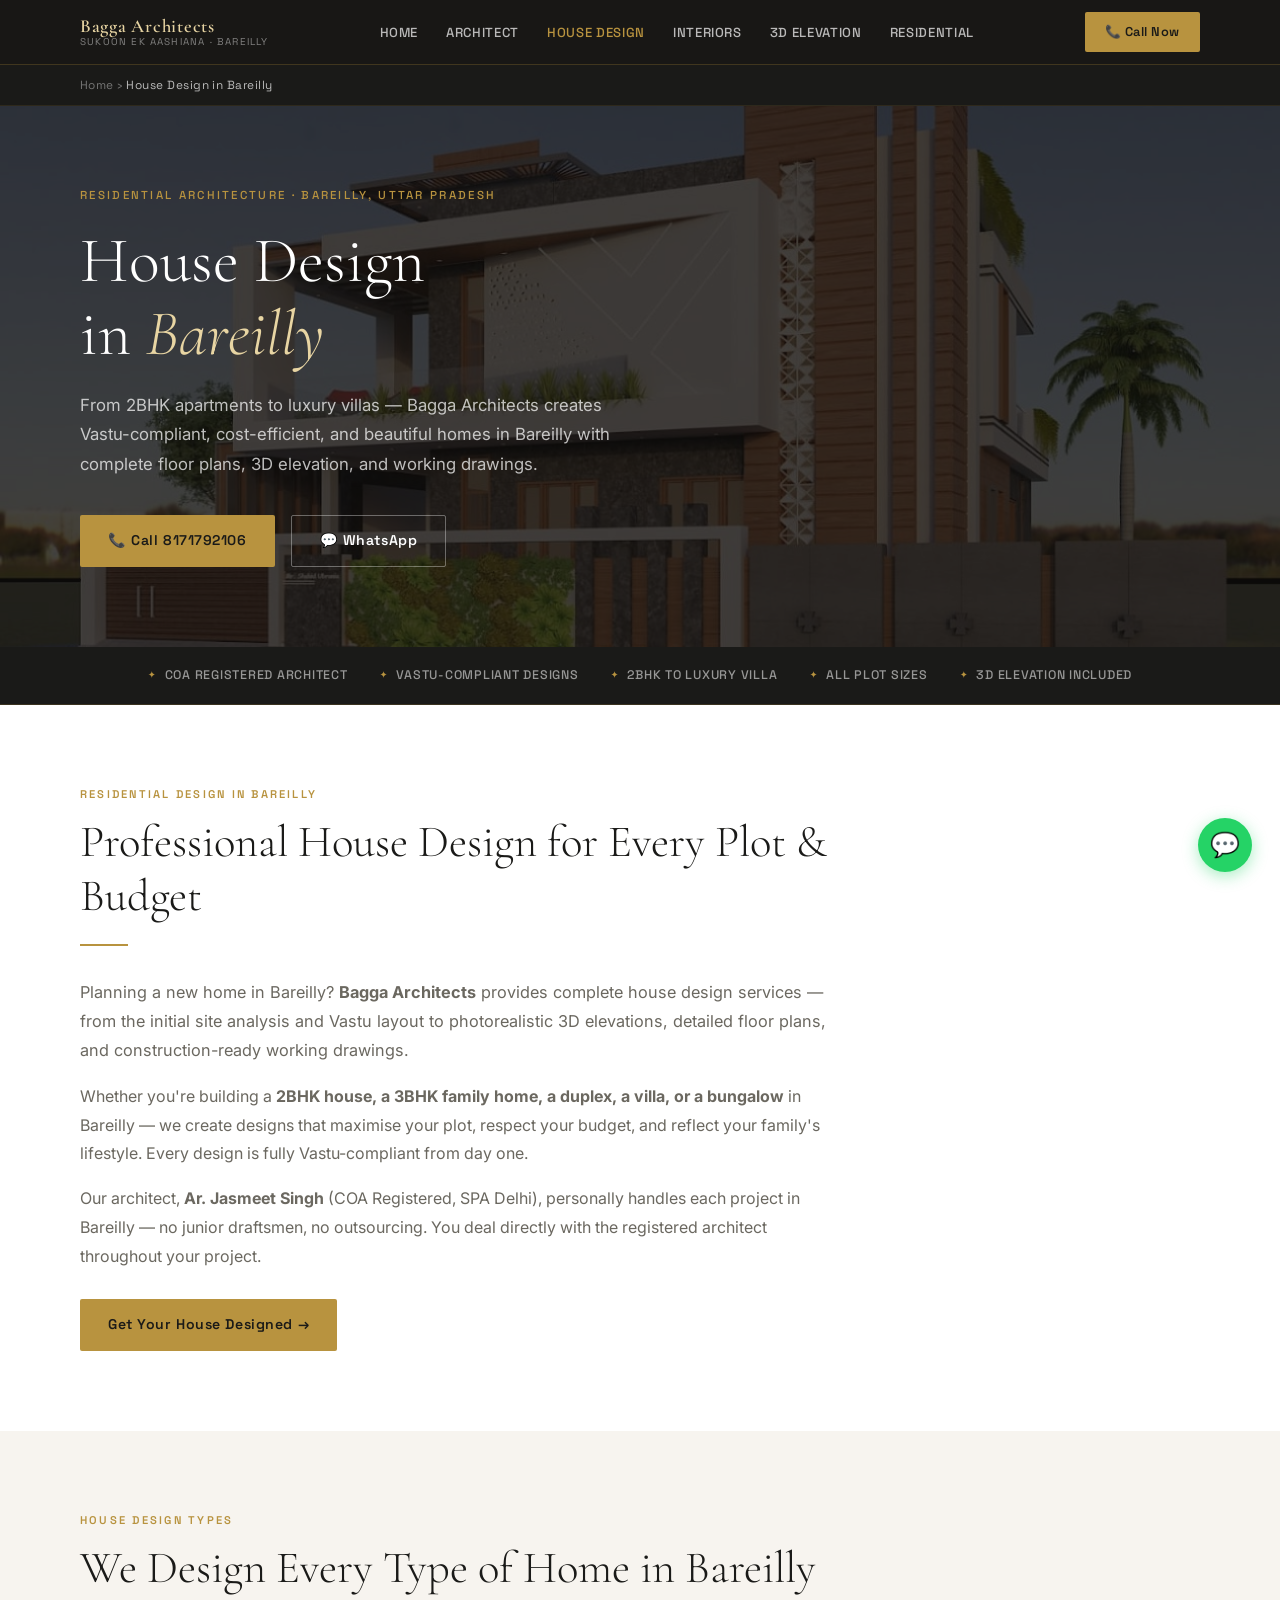
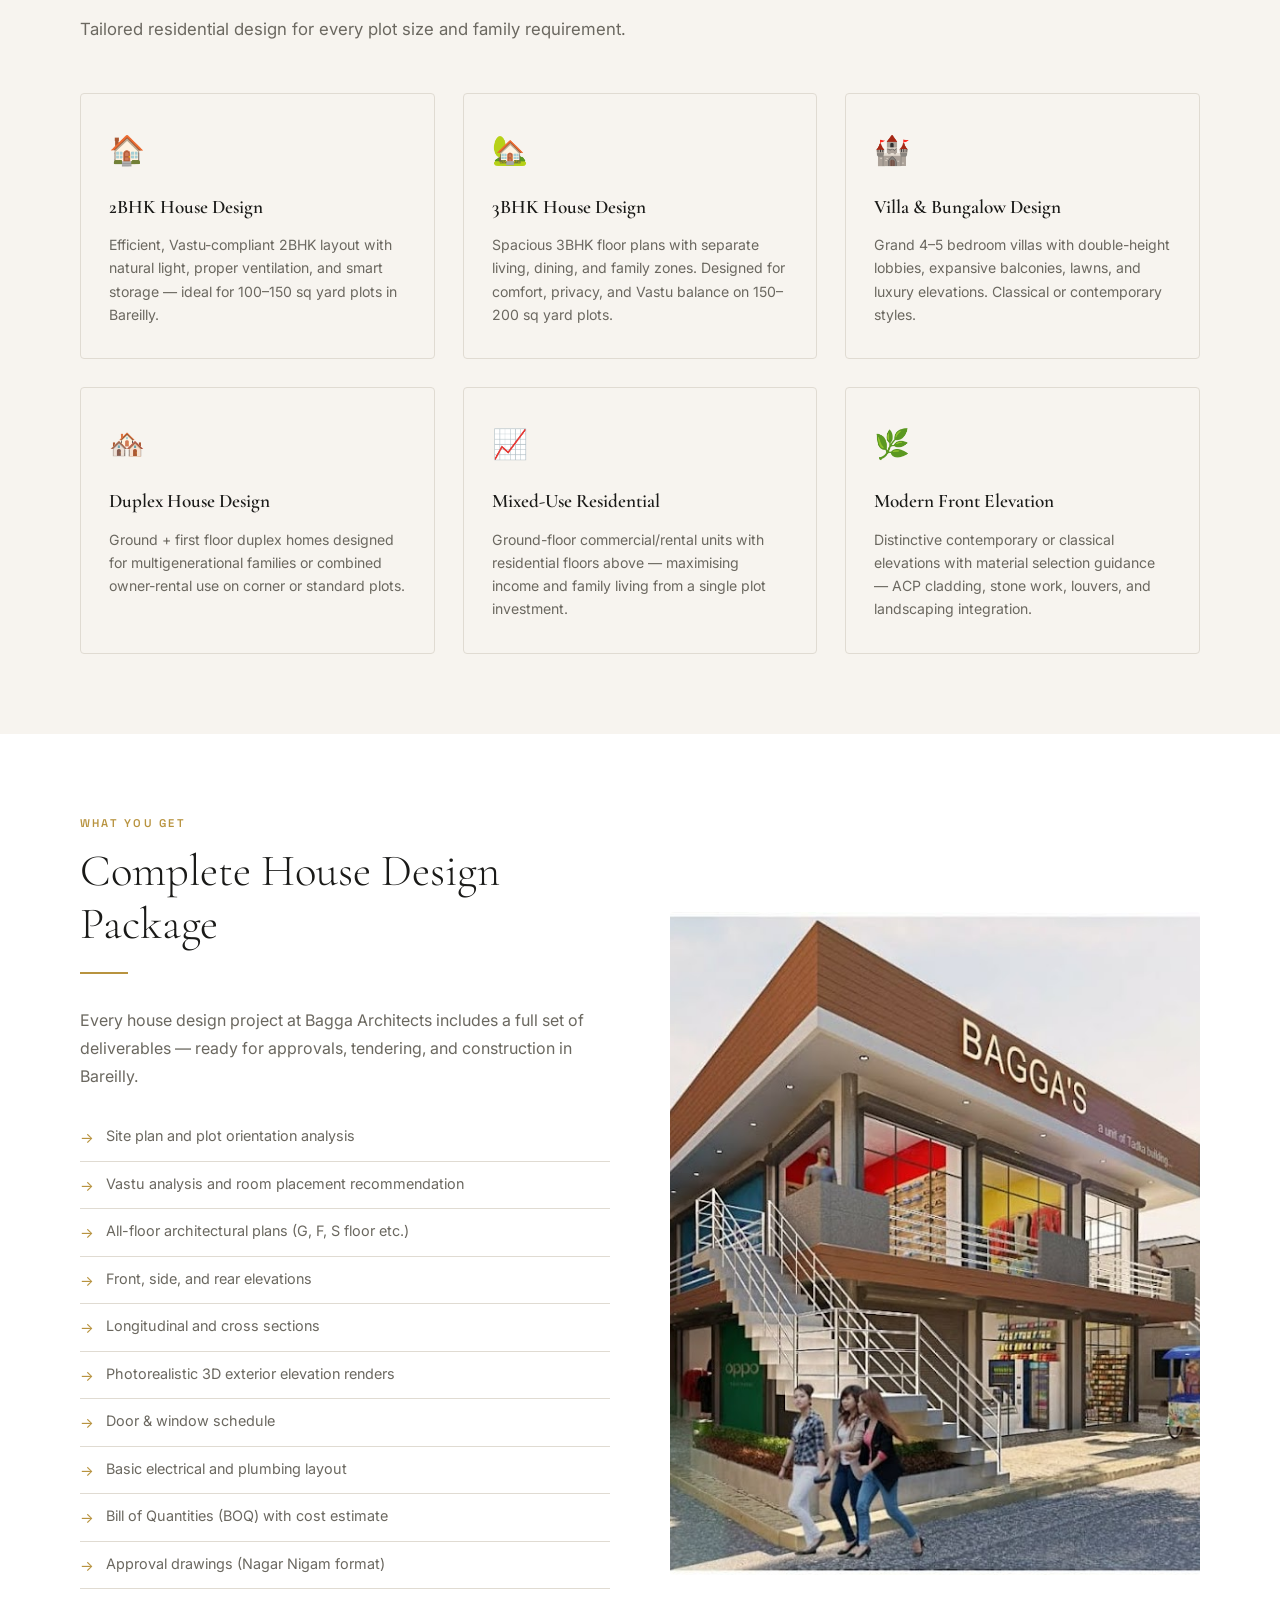
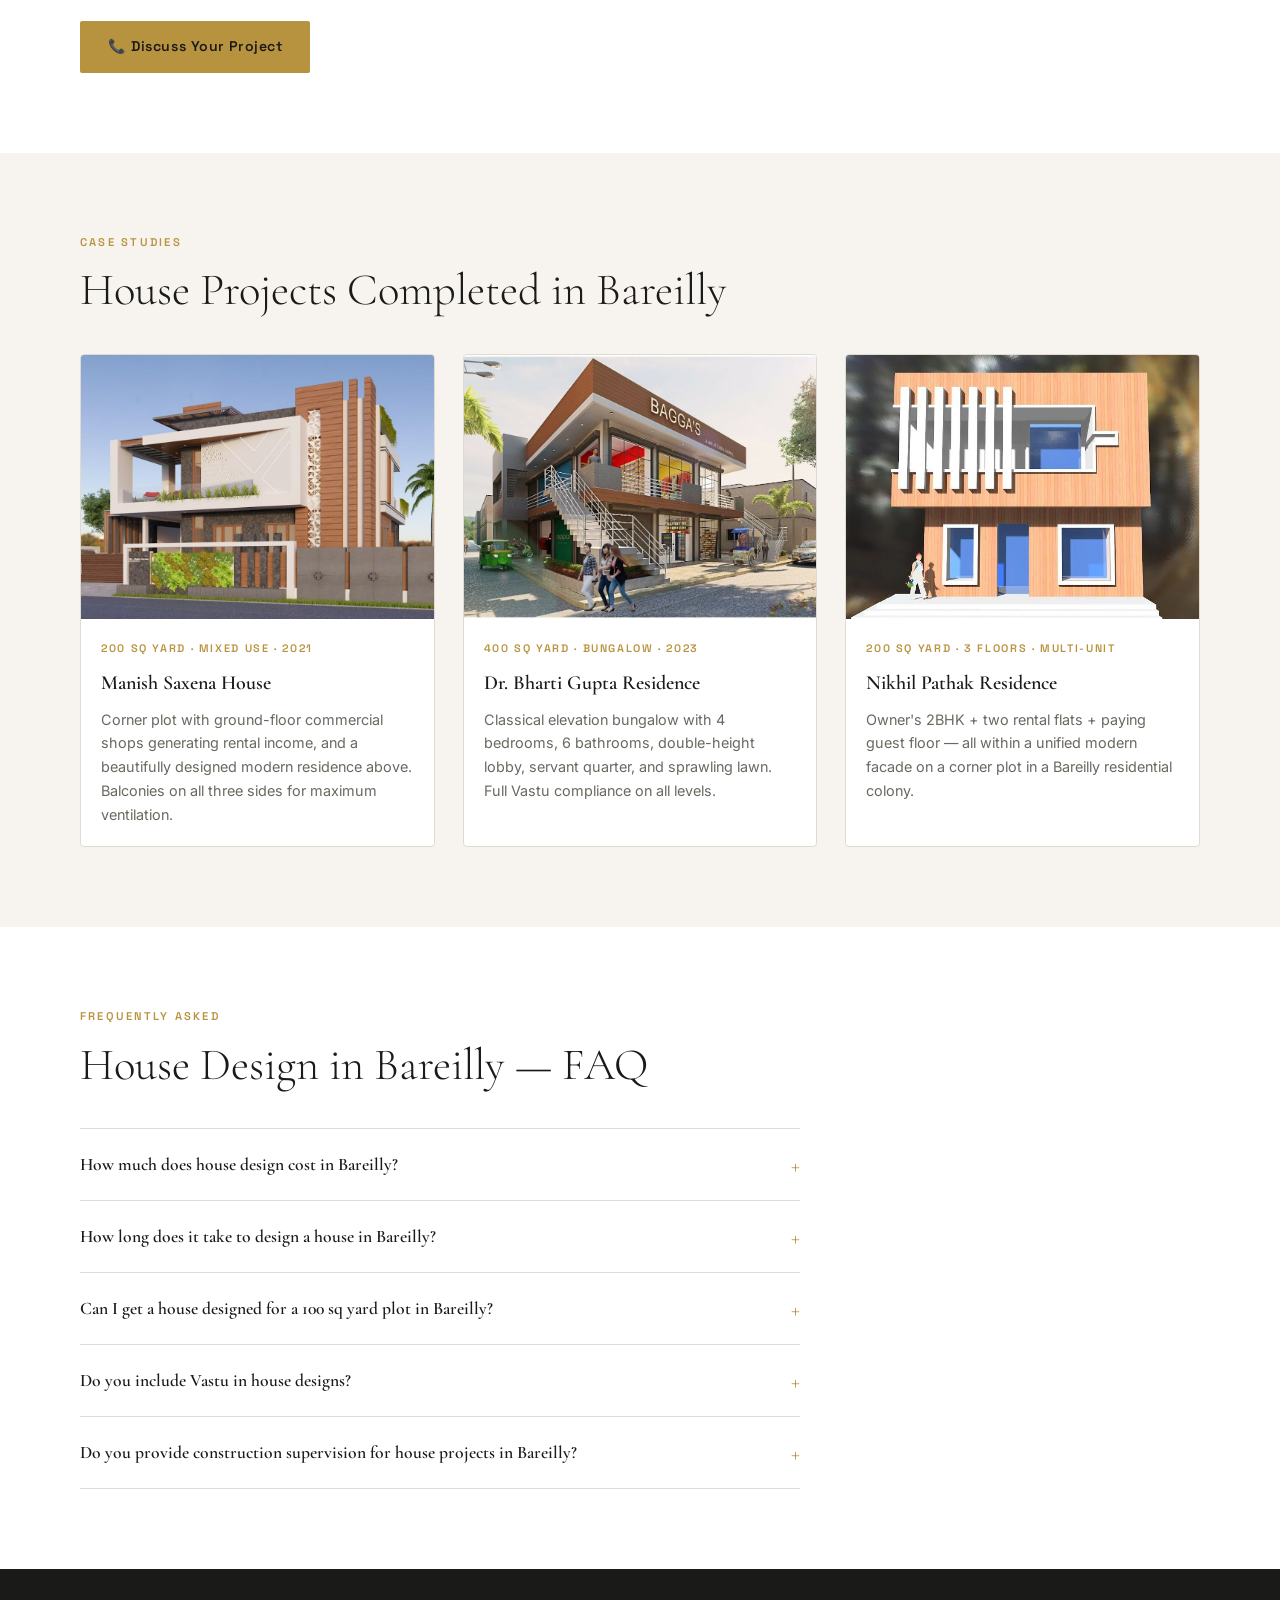
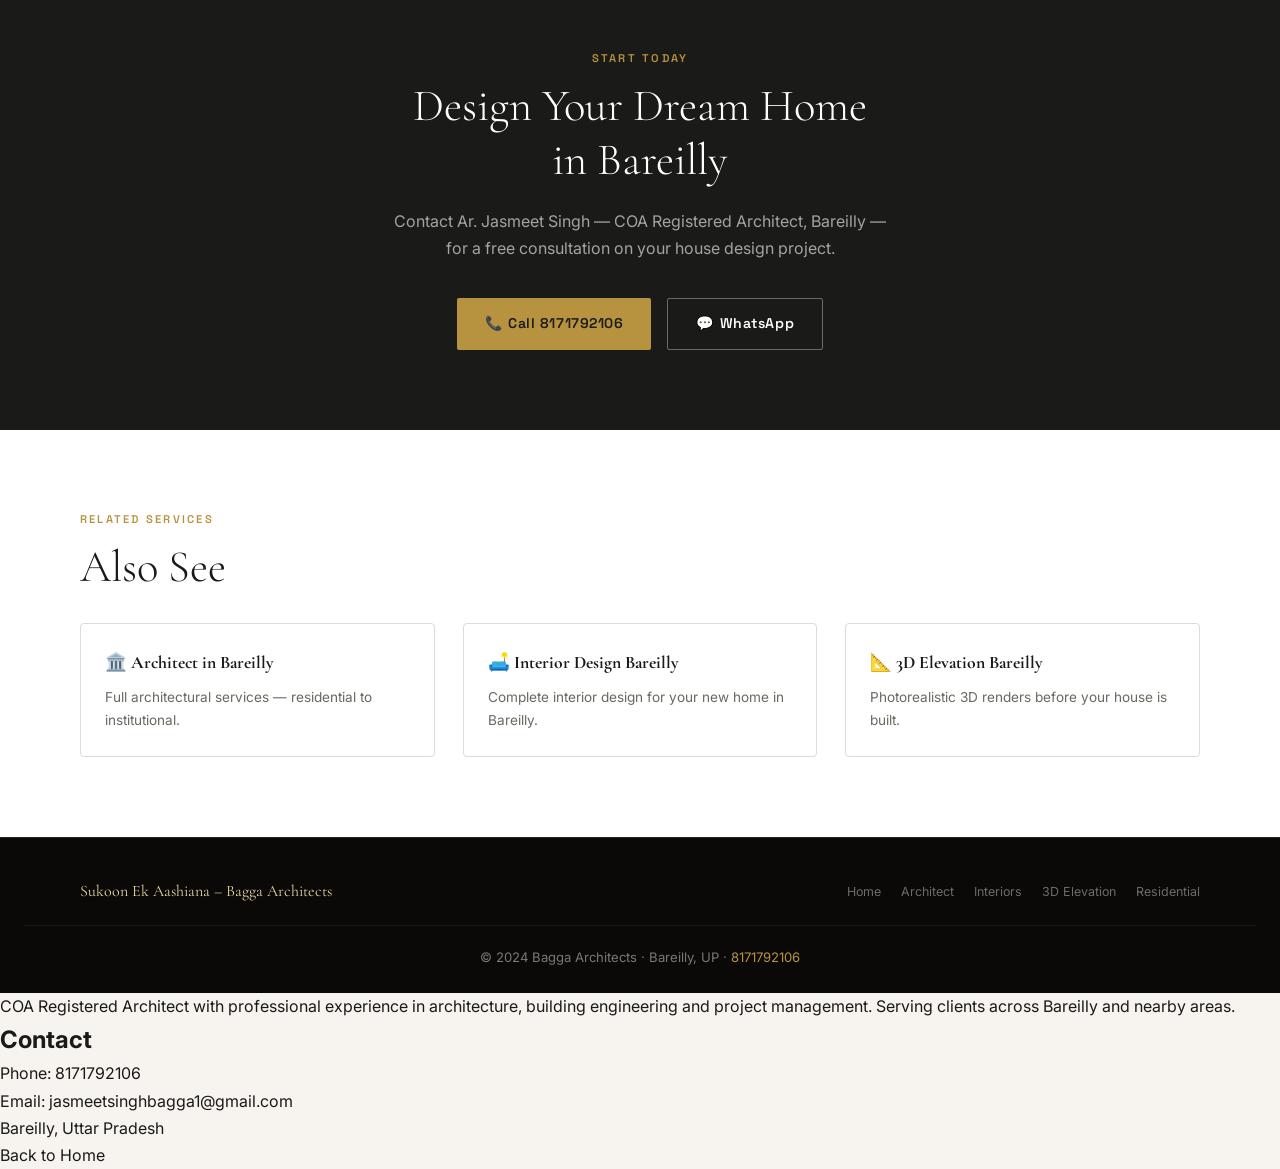
<file: house-design-in-bareilly.html>
<!DOCTYPE html>
<html lang="en">
<head>
  <meta charset="UTF-8" />
  <meta name="viewport" content="width=device-width, initial-scale=1.0" />
  <title>House Design in Bareilly | Floor Plans, 3D Elevation | Bagga Architects</title>
  <meta name="description" content="Professional house design in Bareilly by COA Registered Architect Ar. Jasmeet Singh. 2BHK, 3BHK, villa, duplex — Vastu-compliant floor plans, 3D elevation, working drawings. Call 8171792106." />
  <meta name="keywords" content="house design Bareilly, house plan Bareilly, 2BHK house design Bareilly, 3BHK house plan Bareilly, villa design Bareilly, duplex house Bareilly, floor plan Bareilly, house elevation Bareilly, Vastu house Bareilly, residential design Bareilly" />
  <link rel="canonical" href="https://jasmeet6003-a11y.github.io/baggaarchitects/house-design-in-bareilly.html" />
  <meta property="og:title" content="House Design in Bareilly | Bagga Architects" />
  <meta property="og:description" content="COA Registered Architect for house design in Bareilly — floor plans, 3D elevation, Vastu layout. 2BHK to villa. Call 8171792106." />
  <meta property="og:url" content="https://jasmeet6003-a11y.github.io/baggaarchitects/house-design-in-bareilly.html" />
  <meta property="og:image" content="https://jasmeet6003-a11y.github.io/baggaarchitects/Image/project1.jpeg" />
  <meta name="robots" content="index, follow" />

  <script type="application/ld+json">
  {
    "@context": "https://schema.org",
    "@type": "Service",
    "name": "House Design in Bareilly",
    "description": "Professional house design services in Bareilly including floor plans, Vastu-compliant layouts, 3D elevation, working drawings, and construction consultancy for 2BHK, 3BHK, villas, duplexes and bungalows.",
    "provider": {
      "@type": "LocalBusiness",
      "name": "Sukoon Ek Aashiana – Bagga Architects",
      "telephone": "+918171792106",
      "address": {"@type": "PostalAddress", "addressLocality": "Bareilly", "addressRegion": "Uttar Pradesh", "addressCountry": "IN"}
    },
    "areaServed": {"@type": "City", "name": "Bareilly"},
    "serviceType": "Residential House Design"
  }
  </script>
  <script type="application/ld+json">
  {
    "@context": "https://schema.org",
    "@type": "BreadcrumbList",
    "itemListElement": [
      {"@type": "ListItem", "position": 1, "name": "Home", "item": "https://jasmeet6003-a11y.github.io/baggaarchitects/"},
      {"@type": "ListItem", "position": 2, "name": "House Design in Bareilly", "item": "https://jasmeet6003-a11y.github.io/baggaarchitects/house-design-in-bareilly.html"}
    ]
  }
  </script>
  <script type="application/ld+json">
  {
    "@context": "https://schema.org",
    "@type": "FAQPage",
    "mainEntity": [
      {
        "@type": "Question",
        "name": "How much does house design cost in Bareilly?",
        "acceptedAnswer": {"@type": "Answer", "text": "House design costs in Bareilly typically range from ₹15,000 for basic floor plans to ₹60,000+ for complete design packages including floor plans, 3D elevation, working drawings, and BOQ. The fee depends on plot size, number of floors, and scope of work."}
      },
      {
        "@type": "Question",
        "name": "What is included in a house design package in Bareilly?",
        "acceptedAnswer": {"@type": "Answer", "text": "A complete house design package from Bagga Architects Bareilly includes: site plan, floor plans for all levels, Vastu analysis, 3D exterior elevation renders, cross sections, door & window schedule, basic electrical and plumbing layout, and a Bill of Quantities (BOQ)."}
      },
      {
        "@type": "Question",
        "name": "Do you design Vastu-compliant homes in Bareilly?",
        "acceptedAnswer": {"@type": "Answer", "text": "Yes. All residential designs by Bagga Architects are created with Vastu Shastra principles integrated from the start. Room orientation, entry direction, kitchen placement, pooja room, and master bedroom are all carefully planned per Vastu while maintaining modern aesthetics and practical functionality."}
      },
      {
        "@type": "Question",
        "name": "Can you design a house on a 100, 150, or 200 sq yard plot in Bareilly?",
        "acceptedAnswer": {"@type": "Answer", "text": "Absolutely. Bagga Architects designs houses on plots of all sizes — from 100 sq yards to 400+ sq yards — in Bareilly and nearby areas. Each design is customised to maximise space, natural light, ventilation, and functionality within the plot constraints."}
      }
    ]
  }
  </script>

  <link rel="stylesheet" href="style.css" />
  <link rel="preconnect" href="https://fonts.googleapis.com" />
</head>
<body>

  <nav class="nav">
    <div class="nav__inner">
      <a href="index.html" class="nav__brand">
        <span class="nav__brand-name">Bagga Architects</span>
        <span class="nav__brand-sub">Sukoon Ek Aashiana · Bareilly</span>
      </a>
      <ul class="nav__links">
        <li><a href="index.html">Home</a></li>
        <li><a href="architect-in-bareilly.html">Architect</a></li>
        <li><a href="house-design-in-bareilly.html" class="active">House Design</a></li>
        <li><a href="interior-designer-in-bareilly.html">Interiors</a></li>
        <li><a href="3d-elevation-design-bareilly.html">3D Elevation</a></li>
        <li><a href="residential-architect-bareilly.html">Residential</a></li>
      </ul>
      <a href="tel:+918171792106" class="nav__cta">📞 Call Now</a>
      <button class="nav__hamburger" aria-label="Toggle menu"><span></span><span></span><span></span></button>
    </div>
  </nav>

  <nav class="breadcrumb" aria-label="Breadcrumb">
    <div class="breadcrumb__inner">
      <a href="index.html">Home</a> &rsaquo; <span>House Design in Bareilly</span>
    </div>
  </nav>

  <header class="hero" style="min-height:460px;">
    <div class="hero__inner">
      <p class="hero__eyebrow">Residential Architecture · Bareilly, Uttar Pradesh</p>
      <h1 class="hero__title">House Design<br>in <em>Bareilly</em></h1>
      <p class="hero__body">
        From 2BHK apartments to luxury villas — Bagga Architects creates Vastu-compliant, cost-efficient, and beautiful homes in Bareilly with complete floor plans, 3D elevation, and working drawings.
      </p>
      <div class="hero__actions">
        <a href="tel:+918171792106" class="btn-primary">📞 Call 8171792106</a>
        <a href="https://wa.me/918171792106" class="btn-outline" target="_blank" rel="noopener">💬 WhatsApp</a>
      </div>
    </div>
  </header>

  <div class="trust-bar">
    <div class="trust-bar__inner">
      <span class="trust-bar__item">COA Registered Architect</span>
      <span class="trust-bar__item">Vastu-Compliant Designs</span>
      <span class="trust-bar__item">2BHK to Luxury Villa</span>
      <span class="trust-bar__item">All Plot Sizes</span>
      <span class="trust-bar__item">3D Elevation Included</span>
    </div>
  </div>

  <!-- CONTENT -->
  <section class="section section--alt">
    <div class="section__inner">
      <div style="max-width:760px;">
        <span class="section__label">Residential Design in Bareilly</span>
        <h2 class="section__title">Professional House Design for Every Plot &amp; Budget</h2>
        <div class="divider"></div>
        <p style="color:var(--muted);line-height:1.8;margin-bottom:16px;font-size:1.02rem;">
          Planning a new home in Bareilly? <strong>Bagga Architects</strong> provides complete house design services — from the initial site analysis and Vastu layout to photorealistic 3D elevations, detailed floor plans, and construction-ready working drawings.
        </p>
        <p style="color:var(--muted);line-height:1.8;margin-bottom:16px;">
          Whether you're building a <strong>2BHK house, a 3BHK family home, a duplex, a villa, or a bungalow</strong> in Bareilly — we create designs that maximise your plot, respect your budget, and reflect your family's lifestyle. Every design is fully Vastu-compliant from day one.
        </p>
        <p style="color:var(--muted);line-height:1.8;margin-bottom:28px;">
          Our architect, <strong>Ar. Jasmeet Singh</strong> (COA Registered, SPA Delhi), personally handles each project in Bareilly — no junior draftsmen, no outsourcing. You deal directly with the registered architect throughout your project.
        </p>
        <a href="tel:+918171792106" class="btn-primary">Get Your House Designed →</a>
      </div>
    </div>
  </section>

  <!-- HOUSE TYPES -->
  <section class="section">
    <div class="section__inner">
      <span class="section__label">House Design Types</span>
      <h2 class="section__title">We Design Every Type of Home in Bareilly</h2>
      <p class="section__lead">Tailored residential design for every plot size and family requirement.</p>
      <div class="grid-3">
        <article class="svc-card">
          <span class="svc-card__icon">🏠</span>
          <h3 class="svc-card__title">2BHK House Design</h3>
          <p class="svc-card__text">Efficient, Vastu-compliant 2BHK layout with natural light, proper ventilation, and smart storage — ideal for 100–150 sq yard plots in Bareilly.</p>
        </article>
        <article class="svc-card">
          <span class="svc-card__icon">🏡</span>
          <h3 class="svc-card__title">3BHK House Design</h3>
          <p class="svc-card__text">Spacious 3BHK floor plans with separate living, dining, and family zones. Designed for comfort, privacy, and Vastu balance on 150–200 sq yard plots.</p>
        </article>
        <article class="svc-card">
          <span class="svc-card__icon">🏰</span>
          <h3 class="svc-card__title">Villa &amp; Bungalow Design</h3>
          <p class="svc-card__text">Grand 4–5 bedroom villas with double-height lobbies, expansive balconies, lawns, and luxury elevations. Classical or contemporary styles.</p>
        </article>
        <article class="svc-card">
          <span class="svc-card__icon">🏘️</span>
          <h3 class="svc-card__title">Duplex House Design</h3>
          <p class="svc-card__text">Ground + first floor duplex homes designed for multigenerational families or combined owner-rental use on corner or standard plots.</p>
        </article>
        <article class="svc-card">
          <span class="svc-card__icon">📈</span>
          <h3 class="svc-card__title">Mixed-Use Residential</h3>
          <p class="svc-card__text">Ground-floor commercial/rental units with residential floors above — maximising income and family living from a single plot investment.</p>
        </article>
        <article class="svc-card">
          <span class="svc-card__icon">🌿</span>
          <h3 class="svc-card__title">Modern Front Elevation</h3>
          <p class="svc-card__text">Distinctive contemporary or classical elevations with material selection guidance — ACP cladding, stone work, louvers, and landscaping integration.</p>
        </article>
      </div>
    </div>
  </section>

  <!-- WHAT'S INCLUDED -->
  <section class="section section--alt">
    <div class="section__inner">
      <div class="about-split">
        <div>
          <span class="section__label">What You Get</span>
          <h2 class="section__title">Complete House Design Package</h2>
          <div class="divider"></div>
          <p style="color:var(--muted);line-height:1.75;margin-bottom:24px;">Every house design project at Bagga Architects includes a full set of deliverables — ready for approvals, tendering, and construction in Bareilly.</p>
          <ul class="cred-list">
            <li>Site plan and plot orientation analysis</li>
            <li>Vastu analysis and room placement recommendation</li>
            <li>All-floor architectural plans (G, F, S floor etc.)</li>
            <li>Front, side, and rear elevations</li>
            <li>Longitudinal and cross sections</li>
            <li>Photorealistic 3D exterior elevation renders</li>
            <li>Door &amp; window schedule</li>
            <li>Basic electrical and plumbing layout</li>
            <li>Bill of Quantities (BOQ) with cost estimate</li>
            <li>Approval drawings (Nagar Nigam format)</li>
          </ul>
          <a href="tel:+918171792106" class="btn-primary mt-32" style="display:inline-flex;">📞 Discuss Your Project</a>
        </div>
        <div>
          <img src="Image/project2.jpg" alt="House design by Bagga Architects Bareilly – Dr. Bharti Gupta Residence classical villa" style="border-radius:4px;width:100%;object-fit:cover;aspect-ratio:4/5;" loading="lazy" />
        </div>
      </div>
    </div>
  </section>

  <!-- FEATURED PROJECTS -->
  <section class="section">
    <div class="section__inner">
      <span class="section__label">Case Studies</span>
      <h2 class="section__title">House Projects Completed in Bareilly</h2>
      <div class="grid-3" style="margin-top:36px;">
        <article class="card">
          <img src="Image/project1.jpeg" alt="Manish Saxena House – modern residential design Bareilly" class="card__img" loading="lazy" />
          <div class="card__body">
            <span class="card__label">200 Sq Yard · Mixed Use · 2021</span>
            <h3 class="card__title">Manish Saxena House</h3>
            <p class="card__text">Corner plot with ground-floor commercial shops generating rental income, and a beautifully designed modern residence above. Balconies on all three sides for maximum ventilation.</p>
          </div>
        </article>
        <article class="card">
          <img src="Image/project2.jpg" alt="Dr. Bharti Gupta Residence – classical bungalow Bareilly" class="card__img" loading="lazy" />
          <div class="card__body">
            <span class="card__label">400 Sq Yard · Bungalow · 2023</span>
            <h3 class="card__title">Dr. Bharti Gupta Residence</h3>
            <p class="card__text">Classical elevation bungalow with 4 bedrooms, 6 bathrooms, double-height lobby, servant quarter, and sprawling lawn. Full Vastu compliance on all levels.</p>
          </div>
        </article>
        <article class="card">
          <img src="Image/project11.jpg" alt="Nikhil Pathak Residence – 3-floor rental house Bareilly" class="card__img" loading="lazy" />
          <div class="card__body">
            <span class="card__label">200 Sq Yard · 3 Floors · Multi-unit</span>
            <h3 class="card__title">Nikhil Pathak Residence</h3>
            <p class="card__text">Owner's 2BHK + two rental flats + paying guest floor — all within a unified modern facade on a corner plot in a Bareilly residential colony.</p>
          </div>
        </article>
      </div>
    </div>
  </section>

  <!-- FAQ -->
  <section class="section section--alt">
    <div class="section__inner">
      <span class="section__label">Frequently Asked</span>
      <h2 class="section__title">House Design in Bareilly — FAQ</h2>
      <div style="max-width:720px;margin-top:36px;">
        <ul class="faq-list">
          <li class="faq-item">
            <button class="faq-q">How much does house design cost in Bareilly?</button>
            <div class="faq-a"><p>House design fees in Bareilly range from around ₹15,000 for a basic floor plan to ₹50,000–₹80,000 for a complete package (floor plans, 3D elevation, working drawings, BOQ). The fee depends on plot size, number of floors, and design complexity. Call us for a free estimate.</p></div>
          </li>
          <li class="faq-item">
            <button class="faq-q">How long does it take to design a house in Bareilly?</button>
            <div class="faq-a"><p>A basic floor plan is typically ready in 5–7 working days. A complete design package with 3D elevation and working drawings takes 3–5 weeks depending on project complexity and revision cycles. We keep you informed at every stage.</p></div>
          </li>
          <li class="faq-item">
            <button class="faq-q">Can I get a house designed for a 100 sq yard plot in Bareilly?</button>
            <div class="faq-a"><p>Absolutely. We design efficient, beautiful homes on plots as small as 50–100 sq yards. Our expertise in space optimisation ensures every square foot is used effectively — with proper light, ventilation, storage, and Vastu compliance even on compact plots.</p></div>
          </li>
          <li class="faq-item">
            <button class="faq-q">Do you include Vastu in house designs?</button>
            <div class="faq-a"><p>Yes, Vastu Shastra compliance is a default part of every residential design. We plan room placement, main door orientation, kitchen direction, staircase location, and other Vastu-sensitive elements from the very first sketch — not as an afterthought.</p></div>
          </li>
          <li class="faq-item">
            <button class="faq-q">Do you provide construction supervision for house projects in Bareilly?</button>
            <div class="faq-a"><p>Yes. Construction consultancy and site supervision are available as an add-on to any design package. We visit the site regularly, coordinate with contractors, and ensure the project is built exactly as designed.</p></div>
          </li>
        </ul>
      </div>
    </div>
  </section>

  <!-- CTA -->
  <section class="section section--dark">
    <div class="section__inner text-center">
      <span class="section__label">Start Today</span>
      <h2 class="section__title" style="color:var(--white);">Design Your Dream Home<br>in Bareilly</h2>
      <p style="color:rgba(255,255,255,0.6);margin:16px auto 36px;max-width:500px;">Contact Ar. Jasmeet Singh — COA Registered Architect, Bareilly — for a free consultation on your house design project.</p>
      <div style="display:flex;gap:16px;justify-content:center;flex-wrap:wrap;">
        <a href="tel:+918171792106" class="btn-primary">📞 Call 8171792106</a>
        <a href="https://wa.me/918171792106" class="btn-outline" target="_blank" rel="noopener">💬 WhatsApp</a>
      </div>
    </div>
  </section>

  <!-- RELATED -->
  <section class="section section--alt">
    <div class="section__inner">
      <span class="section__label">Related Services</span>
      <h2 class="section__title">Also See</h2>
      <div class="grid-3" style="margin-top:28px;">
        <a href="architect-in-bareilly.html" class="card" style="display:block;padding:24px;text-decoration:none;">
          <h3 style="font-family:var(--display);font-size:1.1rem;margin-bottom:8px;">🏛️ Architect in Bareilly</h3>
          <p style="font-size:0.85rem;color:var(--muted);">Full architectural services — residential to institutional.</p>
        </a>
        <a href="interior-designer-in-bareilly.html" class="card" style="display:block;padding:24px;text-decoration:none;">
          <h3 style="font-family:var(--display);font-size:1.1rem;margin-bottom:8px;">🛋️ Interior Design Bareilly</h3>
          <p style="font-size:0.85rem;color:var(--muted);">Complete interior design for your new home in Bareilly.</p>
        </a>
        <a href="3d-elevation-design-bareilly.html" class="card" style="display:block;padding:24px;text-decoration:none;">
          <h3 style="font-family:var(--display);font-size:1.1rem;margin-bottom:8px;">📐 3D Elevation Bareilly</h3>
          <p style="font-size:0.85rem;color:var(--muted);">Photorealistic 3D renders before your house is built.</p>
        </a>
      </div>
    </div>
  </section>

  <footer class="footer">
    <div class="footer__inner">
      <span class="footer__brand">Sukoon Ek Aashiana – Bagga Architects</span>
      <ul class="footer__links">
        <li><a href="index.html">Home</a></li>
        <li><a href="architect-in-bareilly.html">Architect</a></li>
        <li><a href="interior-designer-in-bareilly.html">Interiors</a></li>
        <li><a href="3d-elevation-design-bareilly.html">3D Elevation</a></li>
        <li><a href="residential-architect-bareilly.html">Residential</a></li>
      </ul>
    </div>
    <div class="footer__copy">© 2024 Bagga Architects · Bareilly, UP · <a href="tel:+918171792106" style="color:var(--gold);">8171792106</a></div>
  </footer>

  <a href="https://wa.me/918171792106" class="wa-float" target="_blank" rel="noopener" aria-label="WhatsApp">💬</a>
  <script src="script.js"></script>
</body>
</html>COA Registered Architect with professional experience in architecture,
building engineering and project management.
Serving clients across Bareilly and nearby areas.
</p>

<h2>Contact</h2>

<p>Phone: 8171792106</p>

<p>Email: jasmeetsinghbagga1@gmail.com</p>

<p>Bareilly, Uttar Pradesh</p>

<p>
<a href="index.html">Back to Home</a>
</p>

</body>
</html>
</file>
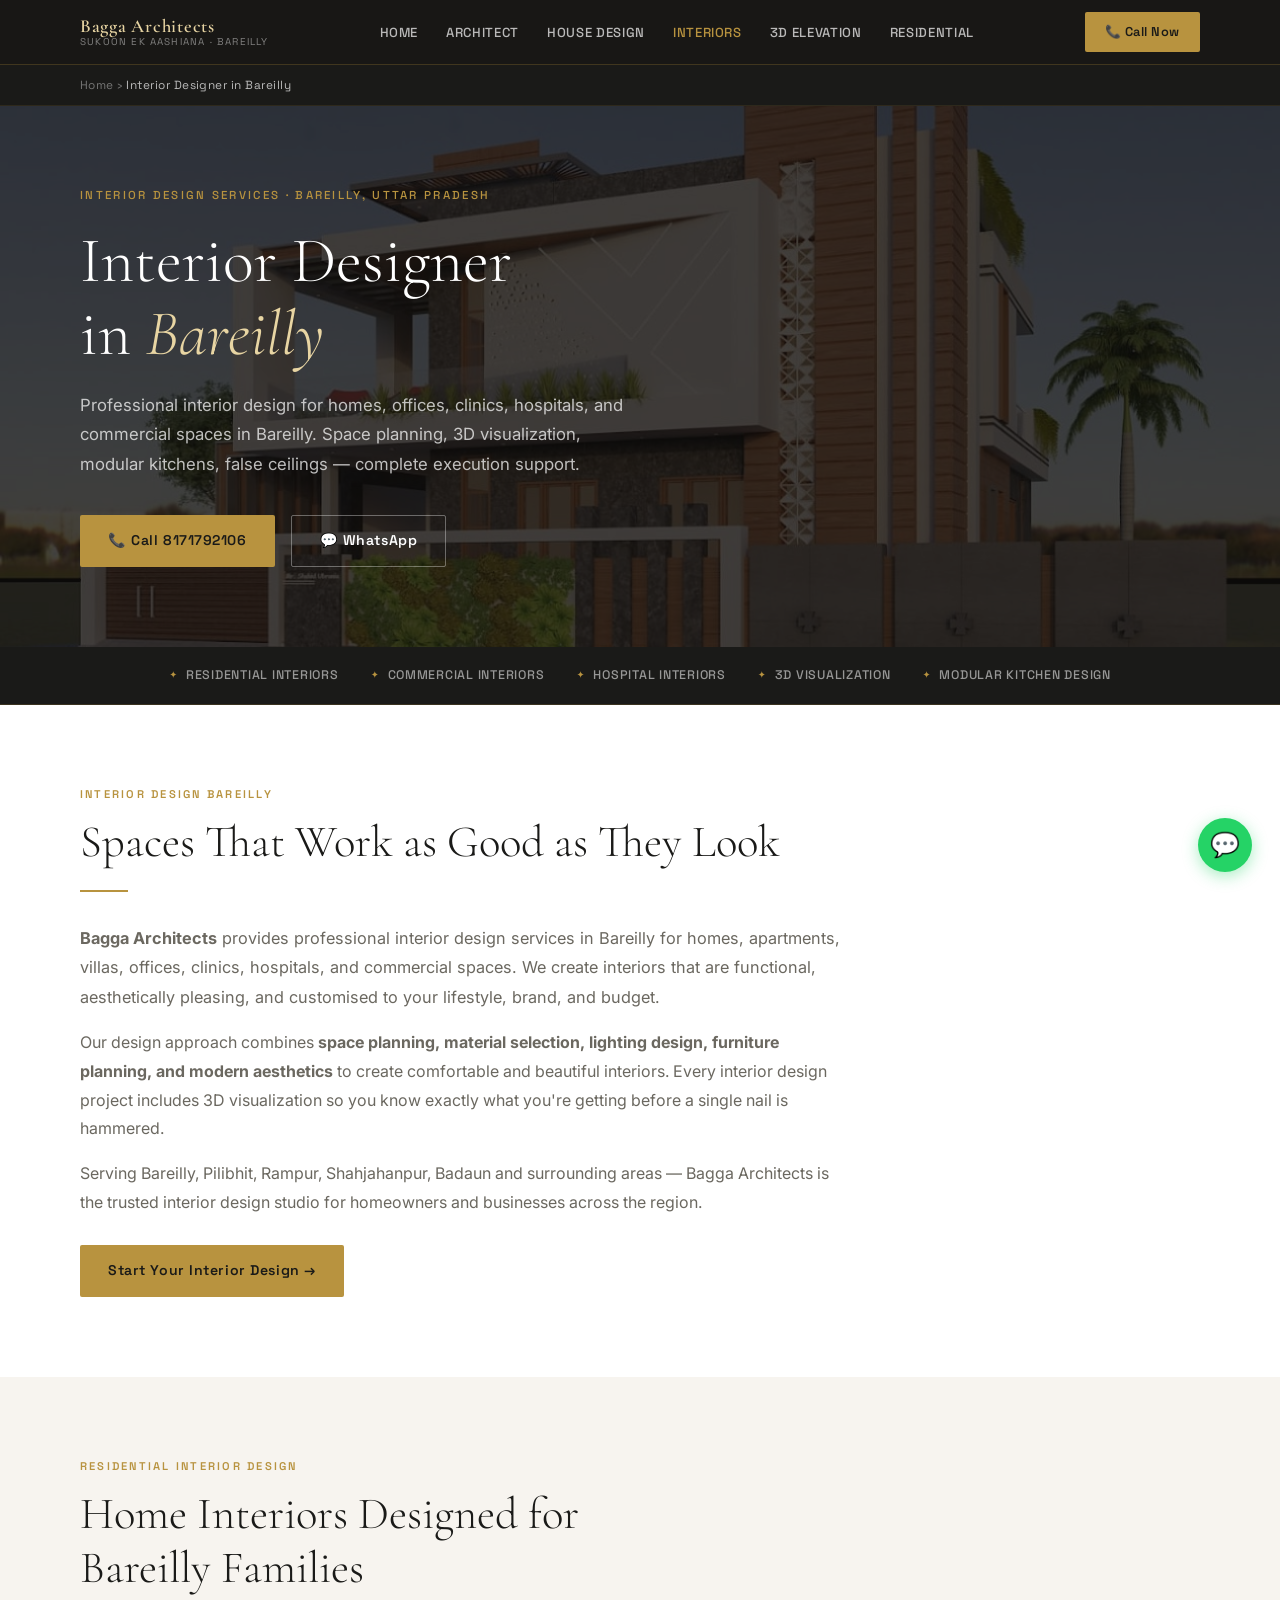
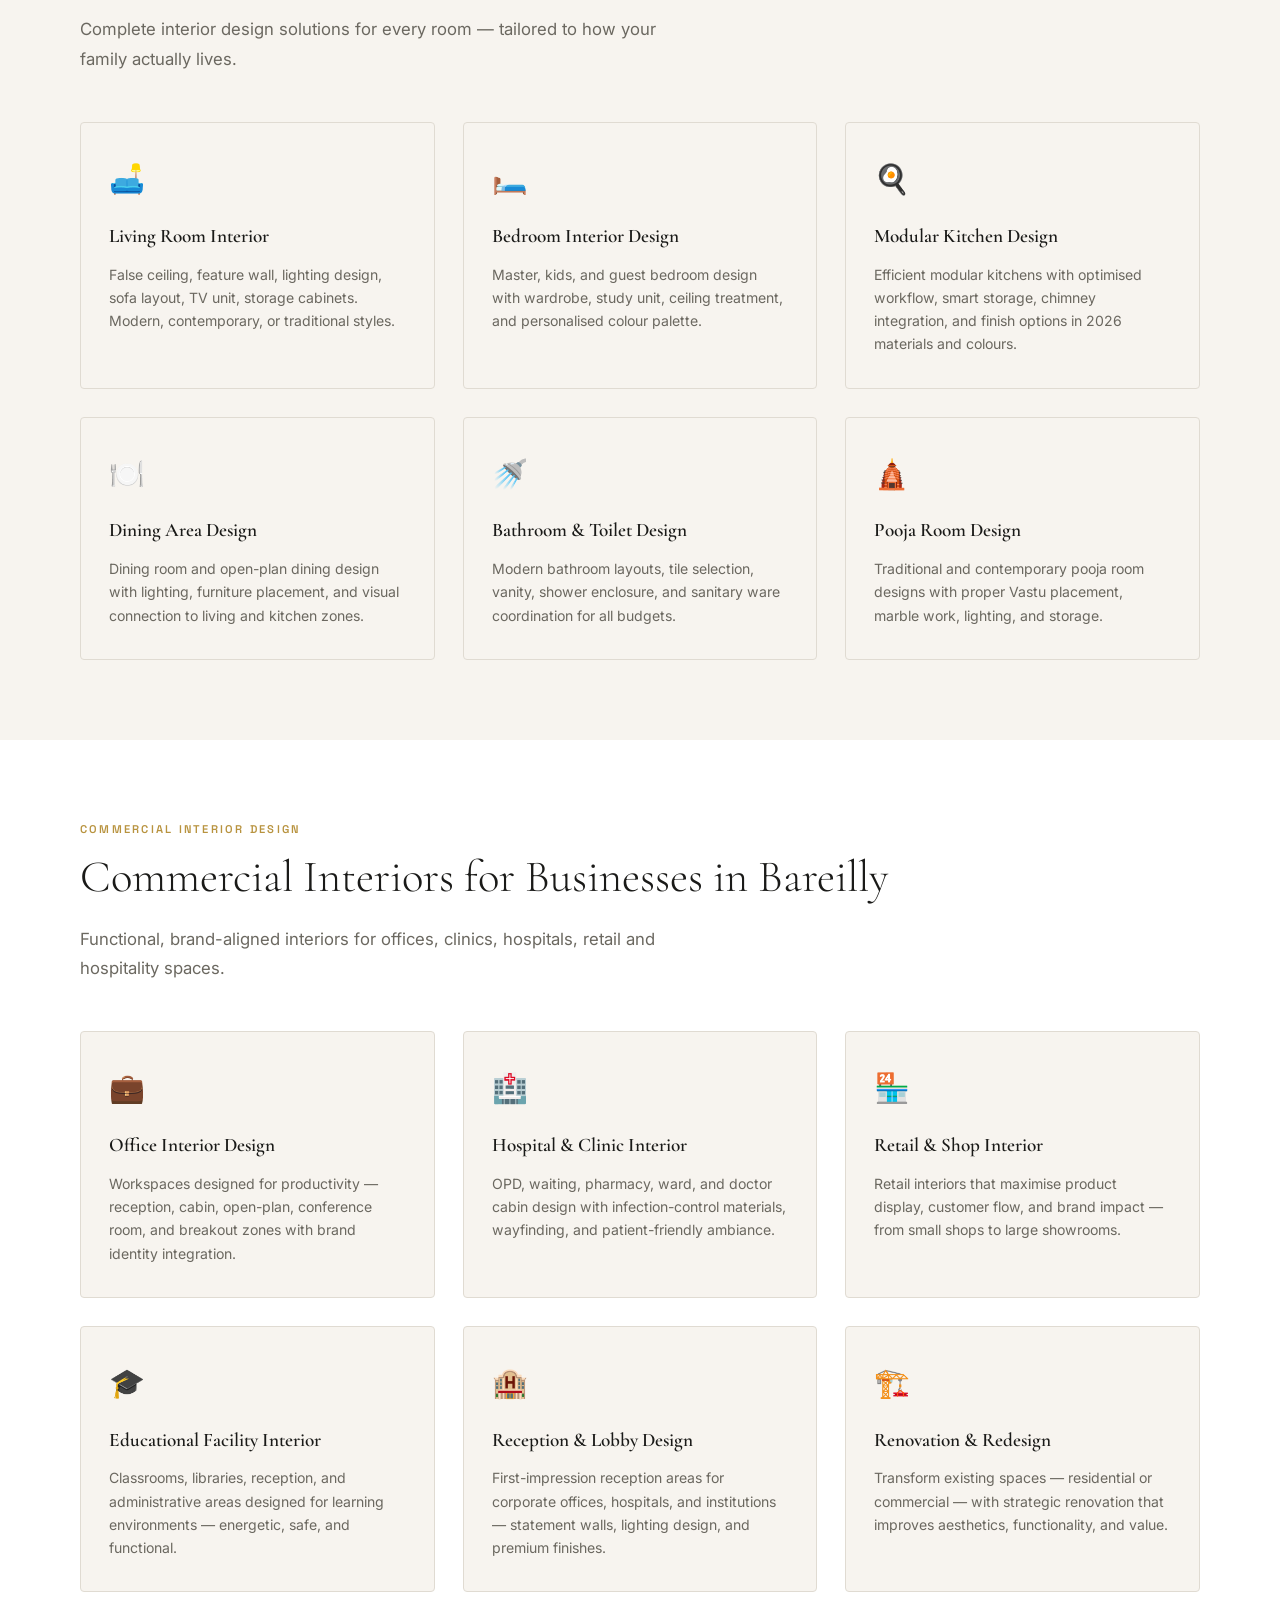
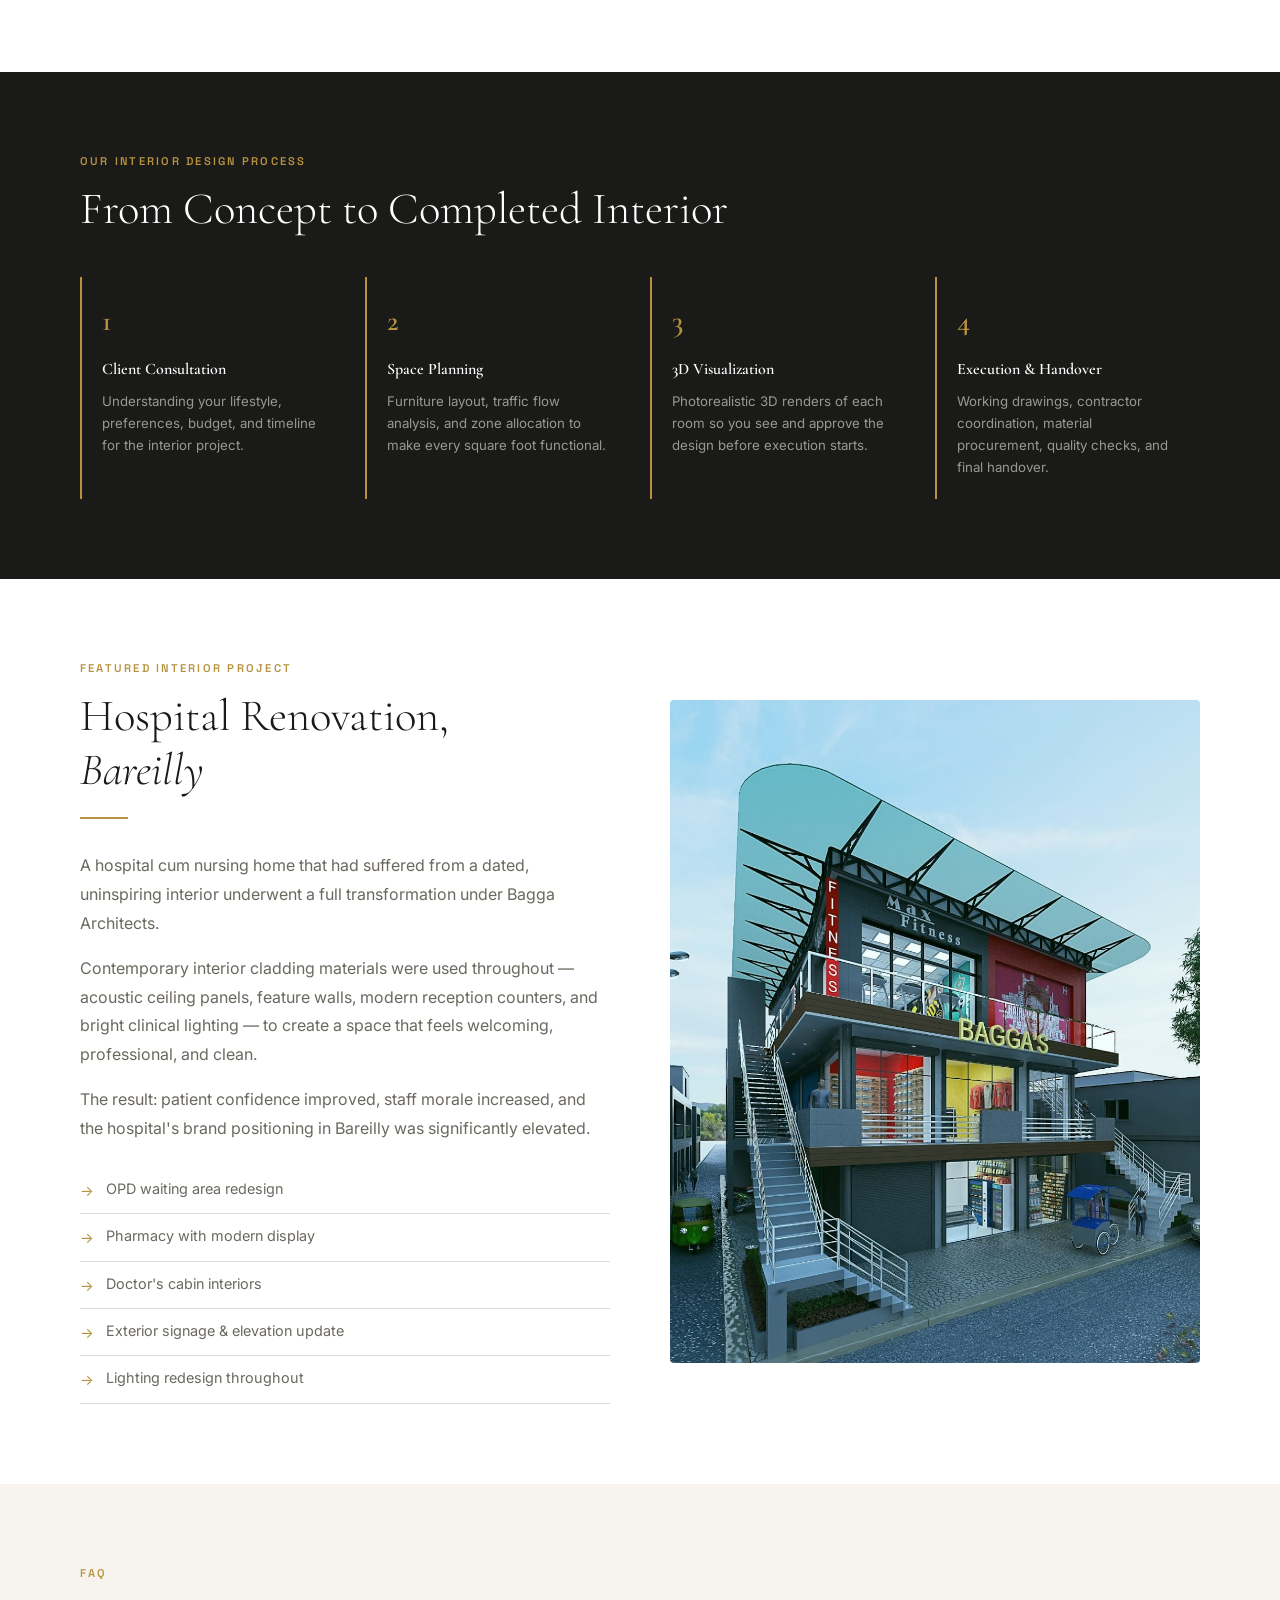
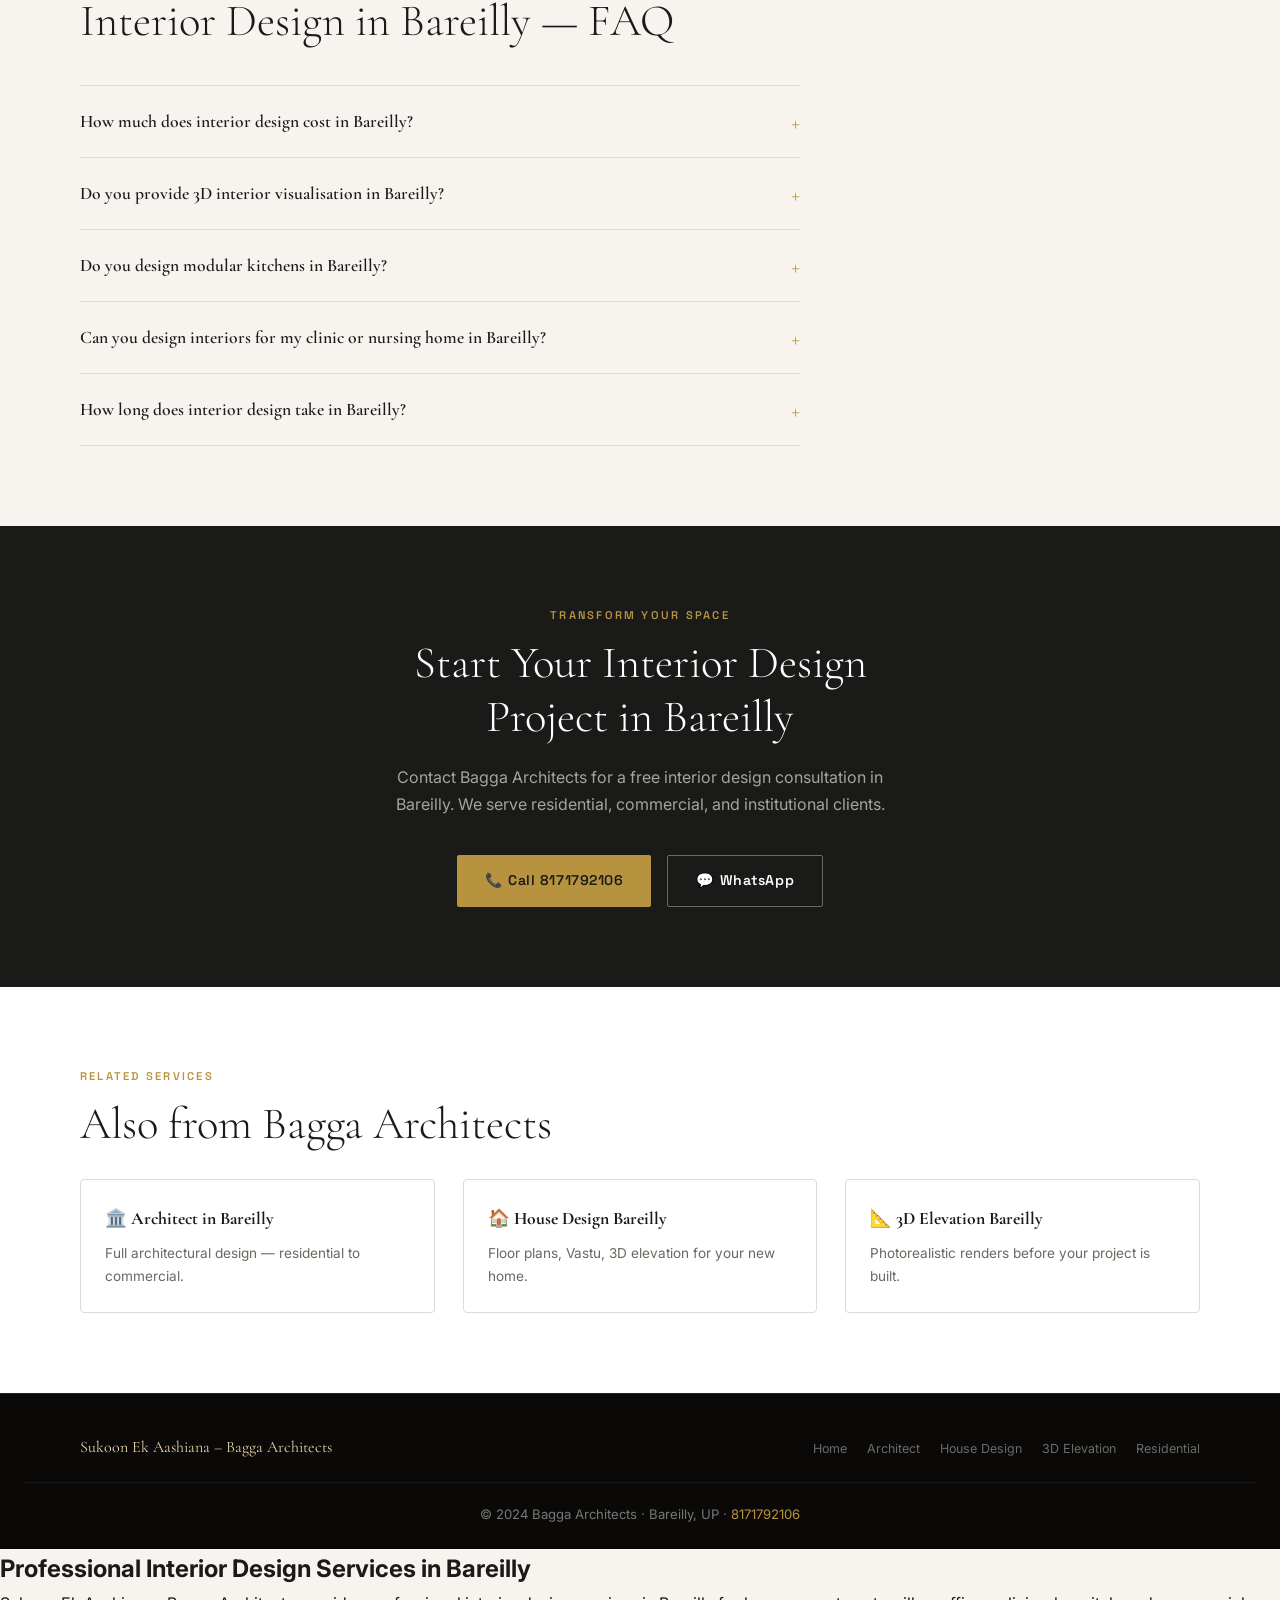
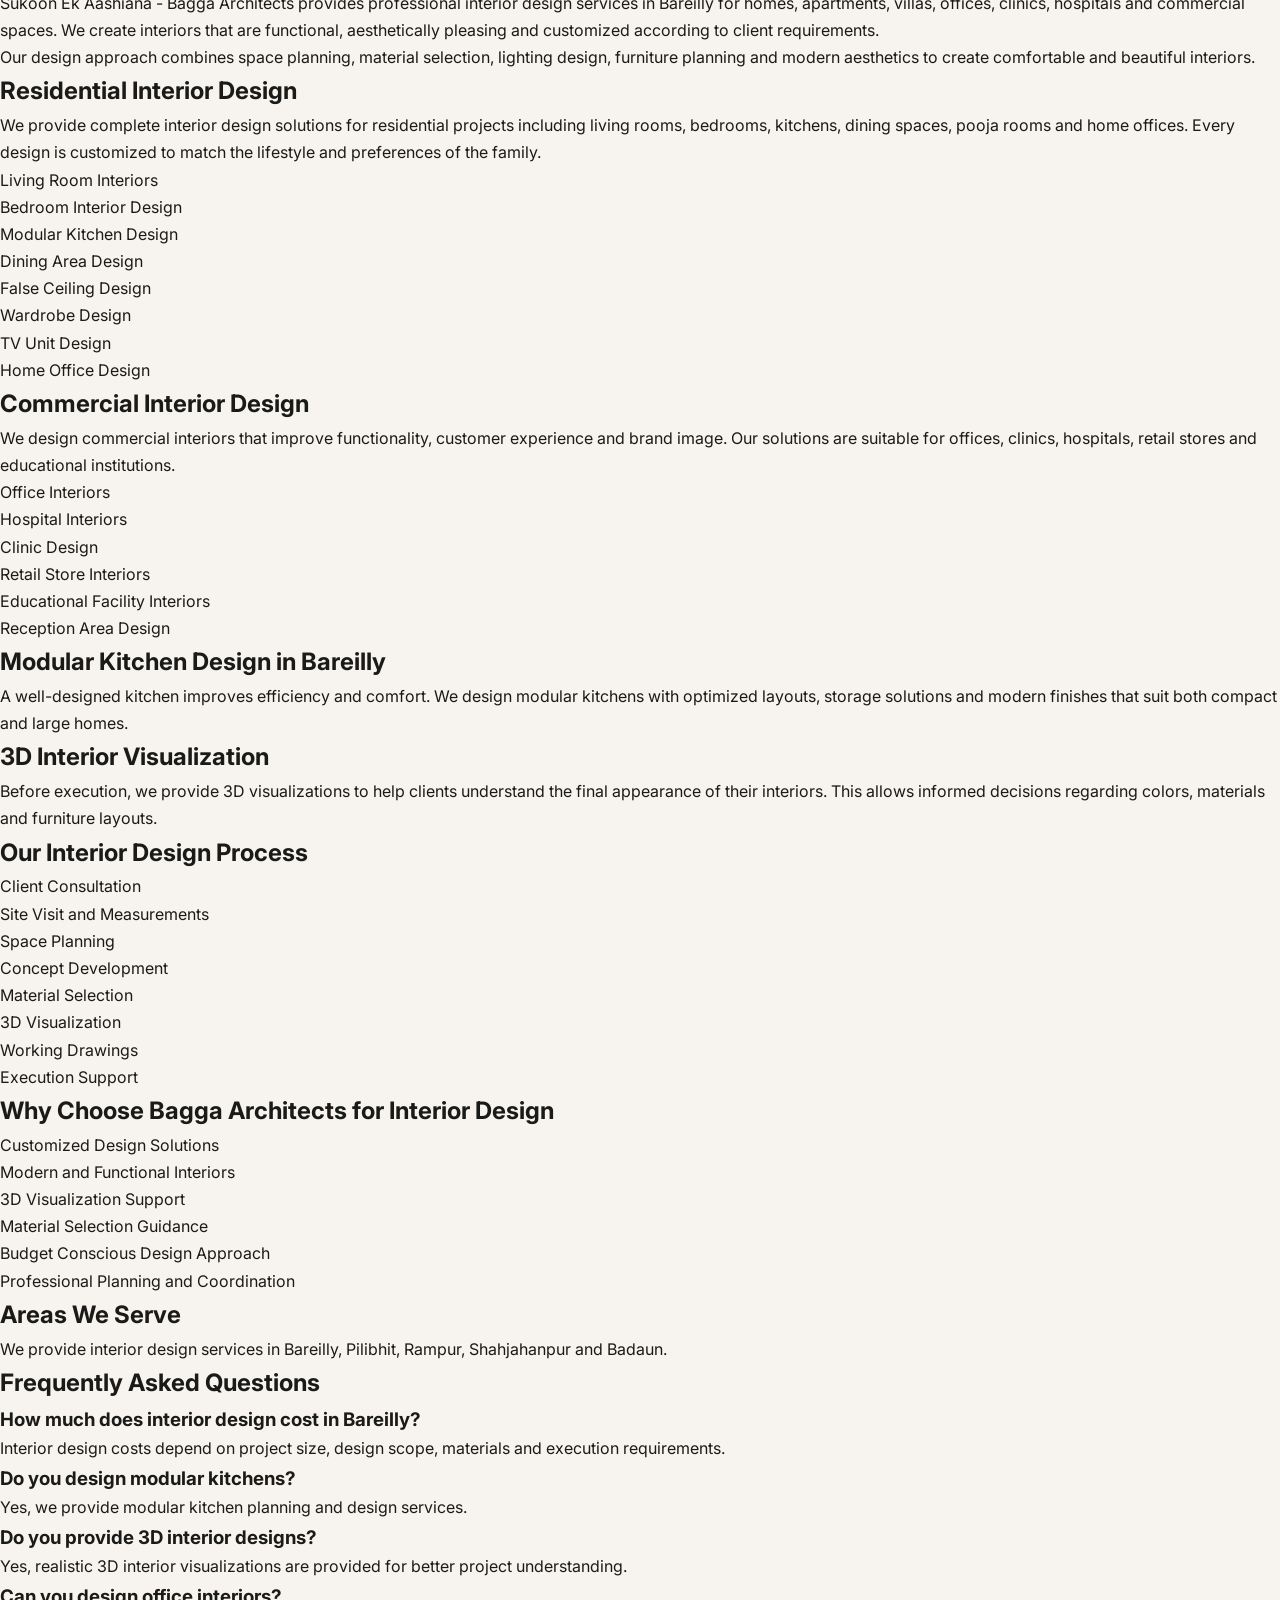
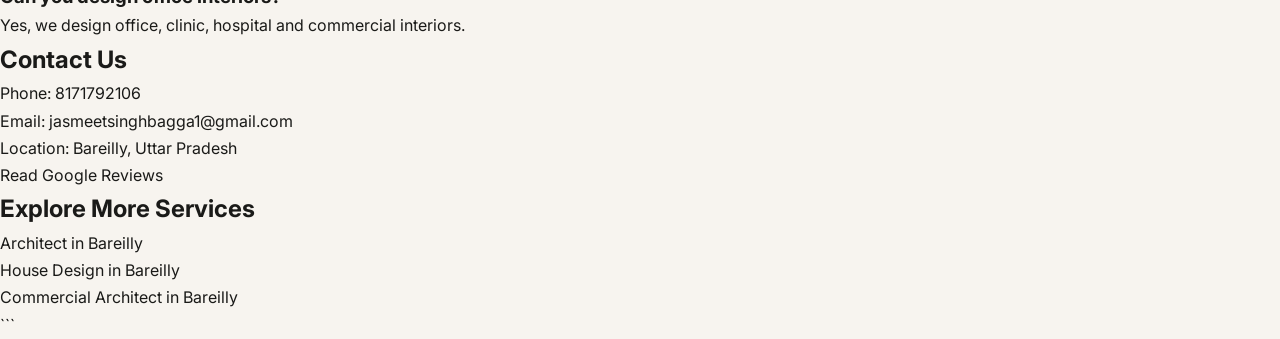
<file: interior-designer-in-bareilly.html>
<!DOCTYPE html>
<html lang="en">
<head>
  <meta charset="UTF-8" />
  <meta name="viewport" content="width=device-width, initial-scale=1.0" />
  <title>Interior Designer in Bareilly | Home, Office, Hospital Interiors | Bagga Architects</title>
  <meta name="description" content="Professional interior design in Bareilly by Bagga Architects. Living room, bedroom, modular kitchen, hospital, office interiors with 3D visualization. COA Registered Architect. Call 8171792106." />
  <meta name="keywords" content="interior designer Bareilly, interior design Bareilly, modular kitchen Bareilly, false ceiling Bareilly, bedroom interior Bareilly, office interior Bareilly, hospital interior design Bareilly, home interior Bareilly, 3D interior Bareilly, Bagga Architects interior" />
  <link rel="canonical" href="https://jasmeet6003-a11y.github.io/baggaarchitects/interior-designer-in-bareilly.html" />
  <meta property="og:title" content="Interior Designer in Bareilly | Bagga Architects" />
  <meta property="og:description" content="Complete interior design services in Bareilly — home, office, hospital. 3D visualization. COA Registered Architect. Call 8171792106." />
  <meta property="og:url" content="https://jasmeet6003-a11y.github.io/baggaarchitects/interior-designer-in-bareilly.html" />
  <meta property="og:image" content="https://jasmeet6003-a11y.github.io/baggaarchitects/Image/project14.jpg" />
  <meta name="robots" content="index, follow" />

  <script type="application/ld+json">
  {
    "@context": "https://schema.org",
    "@type": "Service",
    "name": "Interior Designer in Bareilly",
    "description": "Professional interior design services in Bareilly for residential homes, offices, clinics, hospitals and commercial spaces. Services include space planning, 3D visualization, modular kitchen, false ceiling, wardrobe design, material selection and execution.",
    "provider": {
      "@type": "LocalBusiness",
      "name": "Sukoon Ek Aashiana – Bagga Architects",
      "telephone": "+918171792106",
      "address": {"@type": "PostalAddress", "addressLocality": "Bareilly", "addressRegion": "Uttar Pradesh", "addressCountry": "IN"}
    },
    "areaServed": {"@type": "City", "name": "Bareilly"},
    "serviceType": "Interior Design"
  }
  </script>
  <script type="application/ld+json">
  {
    "@context": "https://schema.org",
    "@type": "BreadcrumbList",
    "itemListElement": [
      {"@type": "ListItem", "position": 1, "name": "Home", "item": "https://jasmeet6003-a11y.github.io/baggaarchitects/"},
      {"@type": "ListItem", "position": 2, "name": "Interior Designer in Bareilly", "item": "https://jasmeet6003-a11y.github.io/baggaarchitects/interior-designer-in-bareilly.html"}
    ]
  }
  </script>
  <script type="application/ld+json">
  {
    "@context": "https://schema.org",
    "@type": "FAQPage",
    "mainEntity": [
      {
        "@type": "Question",
        "name": "How much does interior design cost in Bareilly?",
        "acceptedAnswer": {"@type": "Answer", "text": "Interior design costs in Bareilly depend on project size, scope, and material selections. A basic living room redesign starts from ₹50,000. A complete 3BHK interior package typically ranges from ₹3–8 lakh depending on materials and furnishing choices. Contact Bagga Architects at 8171792106 for a customised quote."}
      },
      {
        "@type": "Question",
        "name": "Does Bagga Architects provide modular kitchen design in Bareilly?",
        "acceptedAnswer": {"@type": "Answer", "text": "Yes. Bagga Architects designs modular kitchens in Bareilly with optimised layouts, efficient storage solutions, and modern finishes suitable for compact and large kitchens. Services include 3D visualization, material selection, and vendor coordination."}
      },
      {
        "@type": "Question",
        "name": "Do you design hospital interiors in Bareilly?",
        "acceptedAnswer": {"@type": "Answer", "text": "Yes. Bagga Architects has experience redesigning hospital and nursing home interiors in Bareilly. Services include OPD, waiting areas, pharmacy, doctor's cabin, and general ward interiors with infection-control material choices and functional space planning."}
      }
    ]
  }
  </script>

  <link rel="stylesheet" href="style.css" />
  <link rel="preconnect" href="https://fonts.googleapis.com" />
</head>
<body>

  <nav class="nav">
    <div class="nav__inner">
      <a href="index.html" class="nav__brand">
        <span class="nav__brand-name">Bagga Architects</span>
        <span class="nav__brand-sub">Sukoon Ek Aashiana · Bareilly</span>
      </a>
      <ul class="nav__links">
        <li><a href="index.html">Home</a></li>
        <li><a href="architect-in-bareilly.html">Architect</a></li>
        <li><a href="house-design-in-bareilly.html">House Design</a></li>
        <li><a href="interior-designer-in-bareilly.html" class="active">Interiors</a></li>
        <li><a href="3d-elevation-design-bareilly.html">3D Elevation</a></li>
        <li><a href="residential-architect-bareilly.html">Residential</a></li>
      </ul>
      <a href="tel:+918171792106" class="nav__cta">📞 Call Now</a>
      <button class="nav__hamburger" aria-label="Toggle menu"><span></span><span></span><span></span></button>
    </div>
  </nav>

  <nav class="breadcrumb" aria-label="Breadcrumb">
    <div class="breadcrumb__inner">
      <a href="index.html">Home</a> &rsaquo; <span>Interior Designer in Bareilly</span>
    </div>
  </nav>

  <header class="hero" style="min-height:460px;">
    <div class="hero__inner">
      <p class="hero__eyebrow">Interior Design Services · Bareilly, Uttar Pradesh</p>
      <h1 class="hero__title">Interior Designer<br>in <em>Bareilly</em></h1>
      <p class="hero__body">
        Professional interior design for homes, offices, clinics, hospitals, and commercial spaces in Bareilly. Space planning, 3D visualization, modular kitchens, false ceilings — complete execution support.
      </p>
      <div class="hero__actions">
        <a href="tel:+918171792106" class="btn-primary">📞 Call 8171792106</a>
        <a href="https://wa.me/918171792106" class="btn-outline" target="_blank" rel="noopener">💬 WhatsApp</a>
      </div>
    </div>
  </header>

  <div class="trust-bar">
    <div class="trust-bar__inner">
      <span class="trust-bar__item">Residential Interiors</span>
      <span class="trust-bar__item">Commercial Interiors</span>
      <span class="trust-bar__item">Hospital Interiors</span>
      <span class="trust-bar__item">3D Visualization</span>
      <span class="trust-bar__item">Modular Kitchen Design</span>
    </div>
  </div>

  <!-- INTRO -->
  <section class="section section--alt">
    <div class="section__inner">
      <div style="max-width:760px;">
        <span class="section__label">Interior Design Bareilly</span>
        <h2 class="section__title">Spaces That Work as Good as They Look</h2>
        <div class="divider"></div>
        <p style="color:var(--muted);line-height:1.8;margin-bottom:16px;font-size:1.02rem;">
          <strong>Bagga Architects</strong> provides professional interior design services in Bareilly for homes, apartments, villas, offices, clinics, hospitals, and commercial spaces. We create interiors that are functional, aesthetically pleasing, and customised to your lifestyle, brand, and budget.
        </p>
        <p style="color:var(--muted);line-height:1.8;margin-bottom:16px;">
          Our design approach combines <strong>space planning, material selection, lighting design, furniture planning, and modern aesthetics</strong> to create comfortable and beautiful interiors. Every interior design project includes 3D visualization so you know exactly what you're getting before a single nail is hammered.
        </p>
        <p style="color:var(--muted);line-height:1.8;margin-bottom:28px;">
          Serving Bareilly, Pilibhit, Rampur, Shahjahanpur, Badaun and surrounding areas — Bagga Architects is the trusted interior design studio for homeowners and businesses across the region.
        </p>
        <a href="tel:+918171792106" class="btn-primary">Start Your Interior Design →</a>
      </div>
    </div>
  </section>

  <!-- RESIDENTIAL INTERIORS -->
  <section class="section">
    <div class="section__inner">
      <span class="section__label">Residential Interior Design</span>
      <h2 class="section__title">Home Interiors Designed for<br>Bareilly Families</h2>
      <p class="section__lead">Complete interior design solutions for every room — tailored to how your family actually lives.</p>
      <div class="grid-3">
        <article class="svc-card">
          <span class="svc-card__icon">🛋️</span>
          <h3 class="svc-card__title">Living Room Interior</h3>
          <p class="svc-card__text">False ceiling, feature wall, lighting design, sofa layout, TV unit, storage cabinets. Modern, contemporary, or traditional styles.</p>
        </article>
        <article class="svc-card">
          <span class="svc-card__icon">🛏️</span>
          <h3 class="svc-card__title">Bedroom Interior Design</h3>
          <p class="svc-card__text">Master, kids, and guest bedroom design with wardrobe, study unit, ceiling treatment, and personalised colour palette.</p>
        </article>
        <article class="svc-card">
          <span class="svc-card__icon">🍳</span>
          <h3 class="svc-card__title">Modular Kitchen Design</h3>
          <p class="svc-card__text">Efficient modular kitchens with optimised workflow, smart storage, chimney integration, and finish options in 2026 materials and colours.</p>
        </article>
        <article class="svc-card">
          <span class="svc-card__icon">🍽️</span>
          <h3 class="svc-card__title">Dining Area Design</h3>
          <p class="svc-card__text">Dining room and open-plan dining design with lighting, furniture placement, and visual connection to living and kitchen zones.</p>
        </article>
        <article class="svc-card">
          <span class="svc-card__icon">🚿</span>
          <h3 class="svc-card__title">Bathroom &amp; Toilet Design</h3>
          <p class="svc-card__text">Modern bathroom layouts, tile selection, vanity, shower enclosure, and sanitary ware coordination for all budgets.</p>
        </article>
        <article class="svc-card">
          <span class="svc-card__icon">🛕</span>
          <h3 class="svc-card__title">Pooja Room Design</h3>
          <p class="svc-card__text">Traditional and contemporary pooja room designs with proper Vastu placement, marble work, lighting, and storage.</p>
        </article>
      </div>
    </div>
  </section>

  <!-- COMMERCIAL INTERIORS -->
  <section class="section section--alt">
    <div class="section__inner">
      <span class="section__label">Commercial Interior Design</span>
      <h2 class="section__title">Commercial Interiors for Businesses in Bareilly</h2>
      <p class="section__lead">Functional, brand-aligned interiors for offices, clinics, hospitals, retail and hospitality spaces.</p>
      <div class="grid-3">
        <article class="svc-card" style="background:var(--warm);">
          <span class="svc-card__icon">💼</span>
          <h3 class="svc-card__title">Office Interior Design</h3>
          <p class="svc-card__text">Workspaces designed for productivity — reception, cabin, open-plan, conference room, and breakout zones with brand identity integration.</p>
        </article>
        <article class="svc-card" style="background:var(--warm);">
          <span class="svc-card__icon">🏥</span>
          <h3 class="svc-card__title">Hospital &amp; Clinic Interior</h3>
          <p class="svc-card__text">OPD, waiting, pharmacy, ward, and doctor cabin design with infection-control materials, wayfinding, and patient-friendly ambiance.</p>
        </article>
        <article class="svc-card" style="background:var(--warm);">
          <span class="svc-card__icon">🏪</span>
          <h3 class="svc-card__title">Retail &amp; Shop Interior</h3>
          <p class="svc-card__text">Retail interiors that maximise product display, customer flow, and brand impact — from small shops to large showrooms.</p>
        </article>
        <article class="svc-card" style="background:var(--warm);">
          <span class="svc-card__icon">🎓</span>
          <h3 class="svc-card__title">Educational Facility Interior</h3>
          <p class="svc-card__text">Classrooms, libraries, reception, and administrative areas designed for learning environments — energetic, safe, and functional.</p>
        </article>
        <article class="svc-card" style="background:var(--warm);">
          <span class="svc-card__icon">🏨</span>
          <h3 class="svc-card__title">Reception &amp; Lobby Design</h3>
          <p class="svc-card__text">First-impression reception areas for corporate offices, hospitals, and institutions — statement walls, lighting design, and premium finishes.</p>
        </article>
        <article class="svc-card" style="background:var(--warm);">
          <span class="svc-card__icon">🏗️</span>
          <h3 class="svc-card__title">Renovation &amp; Redesign</h3>
          <p class="svc-card__text">Transform existing spaces — residential or commercial — with strategic renovation that improves aesthetics, functionality, and value.</p>
        </article>
      </div>
    </div>
  </section>

  <!-- PROCESS -->
  <section class="section section--dark">
    <div class="section__inner">
      <span class="section__label">Our Interior Design Process</span>
      <h2 class="section__title">From Concept to Completed Interior</h2>
      <div class="grid-4" style="margin-top:40px;">
        <div style="border-left:2px solid var(--gold);padding:20px 20px;">
          <div style="font-family:var(--display);font-size:1.8rem;font-weight:600;color:var(--gold);margin-bottom:10px;">1</div>
          <h3 style="font-family:var(--display);font-size:1rem;font-weight:600;color:var(--white);margin-bottom:8px;">Client Consultation</h3>
          <p style="font-size:0.83rem;color:rgba(255,255,255,0.55);line-height:1.65;">Understanding your lifestyle, preferences, budget, and timeline for the interior project.</p>
        </div>
        <div style="border-left:2px solid var(--gold);padding:20px 20px;">
          <div style="font-family:var(--display);font-size:1.8rem;font-weight:600;color:var(--gold);margin-bottom:10px;">2</div>
          <h3 style="font-family:var(--display);font-size:1rem;font-weight:600;color:var(--white);margin-bottom:8px;">Space Planning</h3>
          <p style="font-size:0.83rem;color:rgba(255,255,255,0.55);line-height:1.65;">Furniture layout, traffic flow analysis, and zone allocation to make every square foot functional.</p>
        </div>
        <div style="border-left:2px solid var(--gold);padding:20px 20px;">
          <div style="font-family:var(--display);font-size:1.8rem;font-weight:600;color:var(--gold);margin-bottom:10px;">3</div>
          <h3 style="font-family:var(--display);font-size:1rem;font-weight:600;color:var(--white);margin-bottom:8px;">3D Visualization</h3>
          <p style="font-size:0.83rem;color:rgba(255,255,255,0.55);line-height:1.65;">Photorealistic 3D renders of each room so you see and approve the design before execution starts.</p>
        </div>
        <div style="border-left:2px solid var(--gold);padding:20px 20px;">
          <div style="font-family:var(--display);font-size:1.8rem;font-weight:600;color:var(--gold);margin-bottom:10px;">4</div>
          <h3 style="font-family:var(--display);font-size:1rem;font-weight:600;color:var(--white);margin-bottom:8px;">Execution &amp; Handover</h3>
          <p style="font-size:0.83rem;color:rgba(255,255,255,0.55);line-height:1.65;">Working drawings, contractor coordination, material procurement, quality checks, and final handover.</p>
        </div>
      </div>
    </div>
  </section>

  <!-- HOSPITAL PROJECT SHOWCASE -->
  <section class="section section--alt">
    <div class="section__inner">
      <div class="about-split">
        <div>
          <span class="section__label">Featured Interior Project</span>
          <h2 class="section__title">Hospital Renovation,<br><em>Bareilly</em></h2>
          <div class="divider"></div>
          <p style="color:var(--muted);line-height:1.8;margin-bottom:16px;">A hospital cum nursing home that had suffered from a dated, uninspiring interior underwent a full transformation under Bagga Architects.</p>
          <p style="color:var(--muted);line-height:1.8;margin-bottom:16px;">Contemporary interior cladding materials were used throughout — acoustic ceiling panels, feature walls, modern reception counters, and bright clinical lighting — to create a space that feels welcoming, professional, and clean.</p>
          <p style="color:var(--muted);line-height:1.8;margin-bottom:24px;">The result: patient confidence improved, staff morale increased, and the hospital's brand positioning in Bareilly was significantly elevated.</p>
          <ul class="cred-list" style="margin-top:0;">
            <li>OPD waiting area redesign</li>
            <li>Pharmacy with modern display</li>
            <li>Doctor's cabin interiors</li>
            <li>Exterior signage &amp; elevation update</li>
            <li>Lighting redesign throughout</li>
          </ul>
        </div>
        <img src="Image/project14.jpg" alt="Hospital interior design by Bagga Architects Bareilly – nursing home renovation" style="border-radius:4px;width:100%;aspect-ratio:4/5;object-fit:cover;" loading="lazy" />
      </div>
    </div>
  </section>

  <!-- FAQ -->
  <section class="section">
    <div class="section__inner">
      <span class="section__label">FAQ</span>
      <h2 class="section__title">Interior Design in Bareilly — FAQ</h2>
      <div style="max-width:720px;margin-top:36px;">
        <ul class="faq-list">
          <li class="faq-item">
            <button class="faq-q">How much does interior design cost in Bareilly?</button>
            <div class="faq-a"><p>Interior design costs vary based on room size, scope, and material selections. A single room redesign starts from ₹40,000–₹60,000. A full 3BHK interior (without furniture) typically ranges from ₹2.5–₹6 lakh. Contact us for a precise estimate based on your space.</p></div>
          </li>
          <li class="faq-item">
            <button class="faq-q">Do you provide 3D interior visualisation in Bareilly?</button>
            <div class="faq-a"><p>Yes. Before any execution begins, we provide photorealistic 3D renders of each room so you can see exactly how the finished interior will look — colours, materials, furniture, lighting — and approve or request changes before a single rupee is spent on materials.</p></div>
          </li>
          <li class="faq-item">
            <button class="faq-q">Do you design modular kitchens in Bareilly?</button>
            <div class="faq-a"><p>Yes. We plan modular kitchens with optimal workflow (cooking triangle), smart storage, appliance integration, and modern finishes. Services include the design layout, 3D render, material specification, and coordination with kitchen vendors in Bareilly.</p></div>
          </li>
          <li class="faq-item">
            <button class="faq-q">Can you design interiors for my clinic or nursing home in Bareilly?</button>
            <div class="faq-a"><p>Yes, we have direct experience redesigning hospitals and nursing homes in Bareilly. We understand clinical requirements — infection-control materials, patient flow, wayfinding, accessibility — while creating a warm and professional ambiance that builds patient trust.</p></div>
          </li>
          <li class="faq-item">
            <button class="faq-q">How long does interior design take in Bareilly?</button>
            <div class="faq-a"><p>Design phase (concepts, 3D renders, drawings) typically takes 2–4 weeks. Execution timeline depends on scope — a single room takes 3–6 weeks while a full home interior takes 2–4 months. We provide a detailed project timeline at the start of every engagement.</p></div>
          </li>
        </ul>
      </div>
    </div>
  </section>

  <!-- CTA -->
  <section class="section section--dark">
    <div class="section__inner text-center">
      <span class="section__label">Transform Your Space</span>
      <h2 class="section__title" style="color:var(--white);">Start Your Interior Design<br>Project in Bareilly</h2>
      <p style="color:rgba(255,255,255,0.6);margin:16px auto 36px;max-width:500px;">Contact Bagga Architects for a free interior design consultation in Bareilly. We serve residential, commercial, and institutional clients.</p>
      <div style="display:flex;gap:16px;justify-content:center;flex-wrap:wrap;">
        <a href="tel:+918171792106" class="btn-primary">📞 Call 8171792106</a>
        <a href="https://wa.me/918171792106" class="btn-outline" target="_blank" rel="noopener">💬 WhatsApp</a>
      </div>
    </div>
  </section>

  <!-- RELATED -->
  <section class="section section--alt">
    <div class="section__inner">
      <span class="section__label">Related Services</span>
      <h2 class="section__title">Also from Bagga Architects</h2>
      <div class="grid-3" style="margin-top:28px;">
        <a href="architect-in-bareilly.html" class="card" style="display:block;padding:24px;text-decoration:none;">
          <h3 style="font-family:var(--display);font-size:1.1rem;margin-bottom:8px;">🏛️ Architect in Bareilly</h3>
          <p style="font-size:0.85rem;color:var(--muted);">Full architectural design — residential to commercial.</p>
        </a>
        <a href="house-design-in-bareilly.html" class="card" style="display:block;padding:24px;text-decoration:none;">
          <h3 style="font-family:var(--display);font-size:1.1rem;margin-bottom:8px;">🏠 House Design Bareilly</h3>
          <p style="font-size:0.85rem;color:var(--muted);">Floor plans, Vastu, 3D elevation for your new home.</p>
        </a>
        <a href="3d-elevation-design-bareilly.html" class="card" style="display:block;padding:24px;text-decoration:none;">
          <h3 style="font-family:var(--display);font-size:1.1rem;margin-bottom:8px;">📐 3D Elevation Bareilly</h3>
          <p style="font-size:0.85rem;color:var(--muted);">Photorealistic renders before your project is built.</p>
        </a>
      </div>
    </div>
  </section>

  <footer class="footer">
    <div class="footer__inner">
      <span class="footer__brand">Sukoon Ek Aashiana – Bagga Architects</span>
      <ul class="footer__links">
        <li><a href="index.html">Home</a></li>
        <li><a href="architect-in-bareilly.html">Architect</a></li>
        <li><a href="house-design-in-bareilly.html">House Design</a></li>
        <li><a href="3d-elevation-design-bareilly.html">3D Elevation</a></li>
        <li><a href="residential-architect-bareilly.html">Residential</a></li>
      </ul>
    </div>
    <div class="footer__copy">© 2024 Bagga Architects · Bareilly, UP · <a href="tel:+918171792106" style="color:var(--gold);">8171792106</a></div>
  </footer>

  <a href="https://wa.me/918171792106" class="wa-float" target="_blank" rel="noopener" aria-label="WhatsApp">💬</a>
  <script src="script.js"></script>
</body>
</html><h2>Professional Interior Design Services in Bareilly</h2>

<p>
Sukoon Ek Aashiana - Bagga Architects provides professional interior design services in Bareilly for homes, apartments, villas, offices, clinics, hospitals and commercial spaces. We create interiors that are functional, aesthetically pleasing and customized according to client requirements.
</p>

<p>
Our design approach combines space planning, material selection, lighting design, furniture planning and modern aesthetics to create comfortable and beautiful interiors.
</p>

<h2>Residential Interior Design</h2>

<p>
We provide complete interior design solutions for residential projects including living rooms, bedrooms, kitchens, dining spaces, pooja rooms and home offices. Every design is customized to match the lifestyle and preferences of the family.
</p>

<ul>
<li>Living Room Interiors</li>
<li>Bedroom Interior Design</li>
<li>Modular Kitchen Design</li>
<li>Dining Area Design</li>
<li>False Ceiling Design</li>
<li>Wardrobe Design</li>
<li>TV Unit Design</li>
<li>Home Office Design</li>
</ul>

<h2>Commercial Interior Design</h2>

<p>
We design commercial interiors that improve functionality, customer experience and brand image. Our solutions are suitable for offices, clinics, hospitals, retail stores and educational institutions.
</p>

<ul>
<li>Office Interiors</li>
<li>Hospital Interiors</li>
<li>Clinic Design</li>
<li>Retail Store Interiors</li>
<li>Educational Facility Interiors</li>
<li>Reception Area Design</li>
</ul>

<h2>Modular Kitchen Design in Bareilly</h2>

<p>
A well-designed kitchen improves efficiency and comfort. We design modular kitchens with optimized layouts, storage solutions and modern finishes that suit both compact and large homes.
</p>

<h2>3D Interior Visualization</h2>

<p>
Before execution, we provide 3D visualizations to help clients understand the final appearance of their interiors. This allows informed decisions regarding colors, materials and furniture layouts.
</p>

<h2>Our Interior Design Process</h2>

<ol>
<li>Client Consultation</li>
<li>Site Visit and Measurements</li>
<li>Space Planning</li>
<li>Concept Development</li>
<li>Material Selection</li>
<li>3D Visualization</li>
<li>Working Drawings</li>
<li>Execution Support</li>
</ol>

<h2>Why Choose Bagga Architects for Interior Design</h2>

<ul>
<li>Customized Design Solutions</li>
<li>Modern and Functional Interiors</li>
<li>3D Visualization Support</li>
<li>Material Selection Guidance</li>
<li>Budget Conscious Design Approach</li>
<li>Professional Planning and Coordination</li>
</ul>

<h2>Areas We Serve</h2>

<p>
We provide interior design services in Bareilly, Pilibhit, Rampur, Shahjahanpur and Badaun.
</p>

<h2>Frequently Asked Questions</h2>

<h3>How much does interior design cost in Bareilly?</h3>

<p>
Interior design costs depend on project size, design scope, materials and execution requirements.
</p>

<h3>Do you design modular kitchens?</h3>

<p>
Yes, we provide modular kitchen planning and design services.
</p>

<h3>Do you provide 3D interior designs?</h3>

<p>
Yes, realistic 3D interior visualizations are provided for better project understanding.
</p>

<h3>Can you design office interiors?</h3>

<p>
Yes, we design office, clinic, hospital and commercial interiors.
</p>

<h2>Contact Us</h2>

<p>
Phone: 8171792106
</p>

<p>
Email: jasmeetsinghbagga1@gmail.com
</p>

<p>
Location: Bareilly, Uttar Pradesh
</p>

<p>
<a href="https://share.google/xzBIRqUOf7wtdT0R0">
Read Google Reviews
</a>
</p>

<h2>Explore More Services</h2>

<ul>
<li><a href="architect-in-bareilly.html">Architect in Bareilly</a></li>
<li><a href="house-design-in-bareilly.html">House Design in Bareilly</a></li>
<li><a href="commercial-architect-in-bareilly.html">Commercial Architect in Bareilly</a></li>
</ul>

<script type="application/ld+json">
{
 "@context":"https://schema.org",
 "@type":"FAQPage",
 "mainEntity":[
  {
   "@type":"Question",
   "name":"How much does interior design cost in Bareilly?",
   "acceptedAnswer":{
    "@type":"Answer",
    "text":"Interior design costs depend on project size, design scope and materials."
   }
  },
  {
   "@type":"Question",
   "name":"Do you provide modular kitchen design?",
   "acceptedAnswer":{
    "@type":"Answer",
    "text":"Yes, modular kitchen design services are available."
   }
  },
  {
   "@type":"Question",
   "name":"Do you provide 3D interior designs?",
   "acceptedAnswer":{
    "@type":"Answer",
    "text":"Yes, realistic 3D interior visualizations are provided."
   }
  }
 ]
}
</script>

</body>
</html>
```
</file>
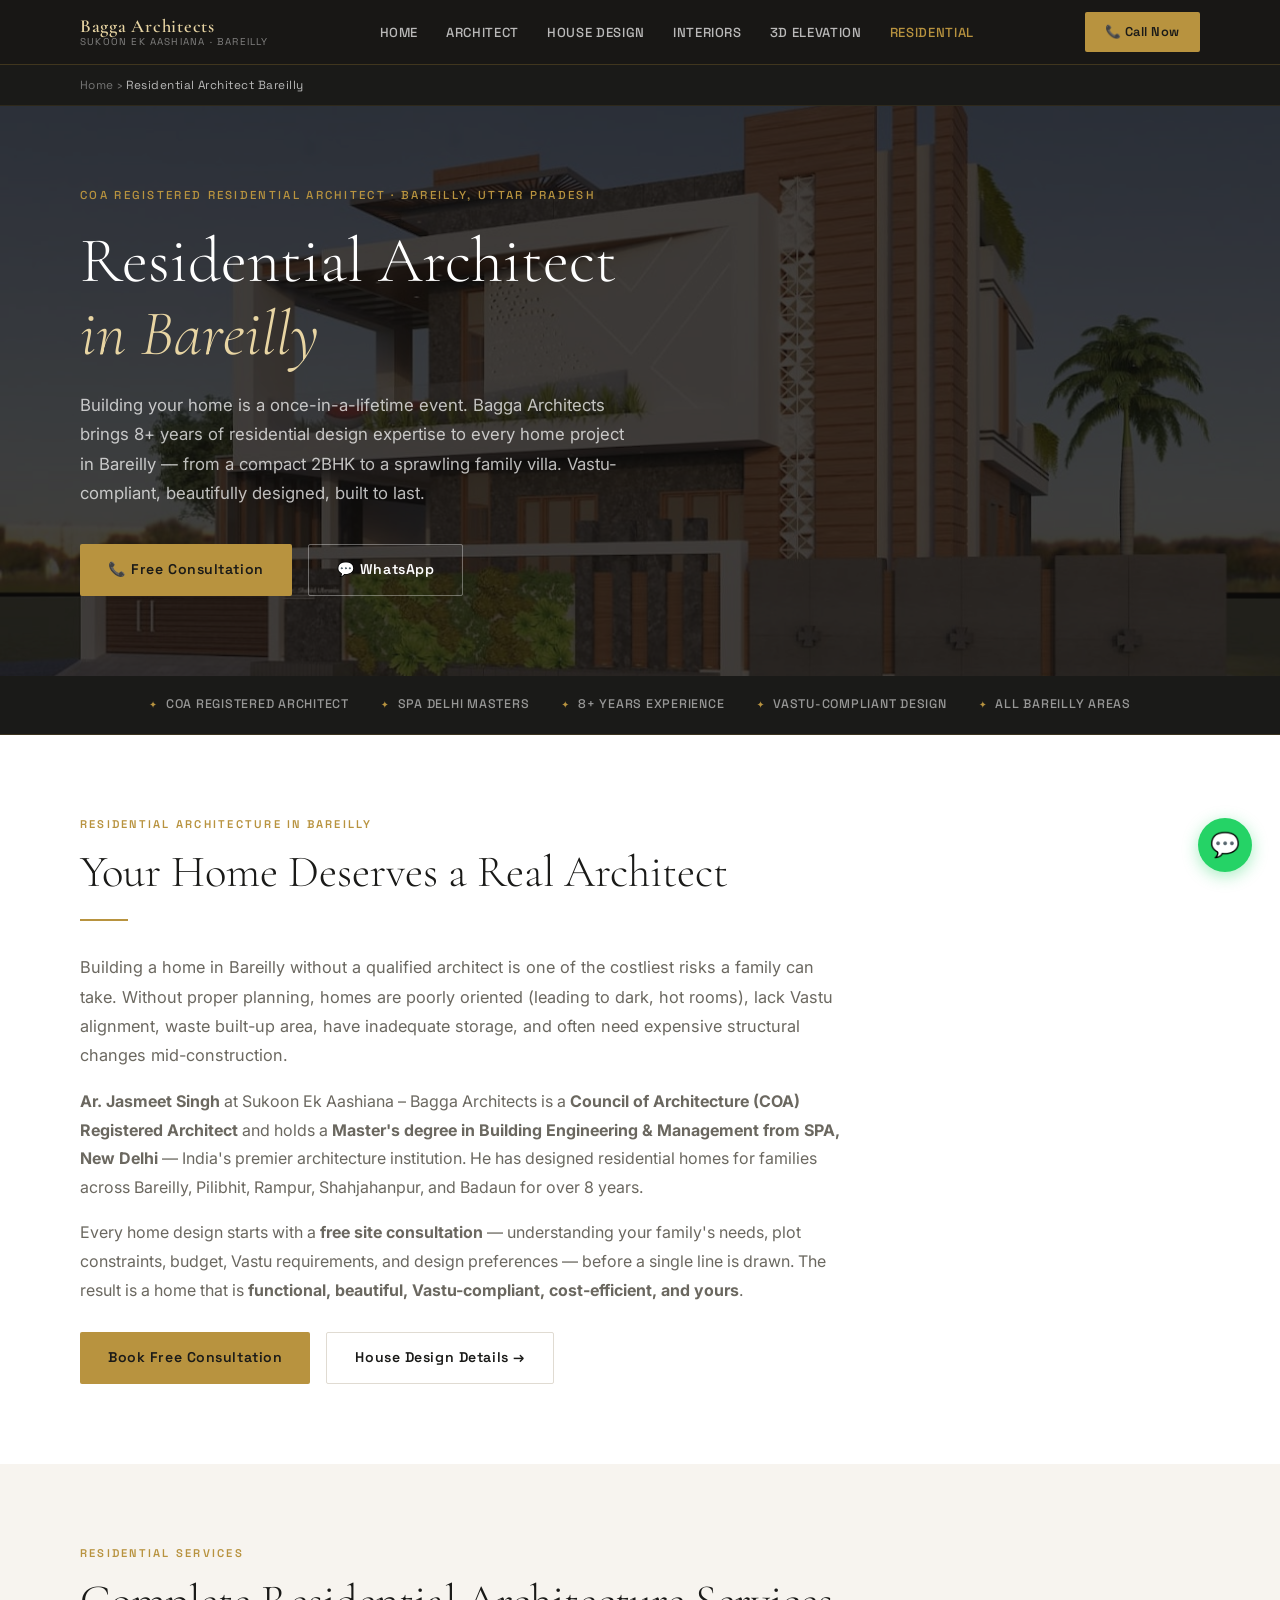
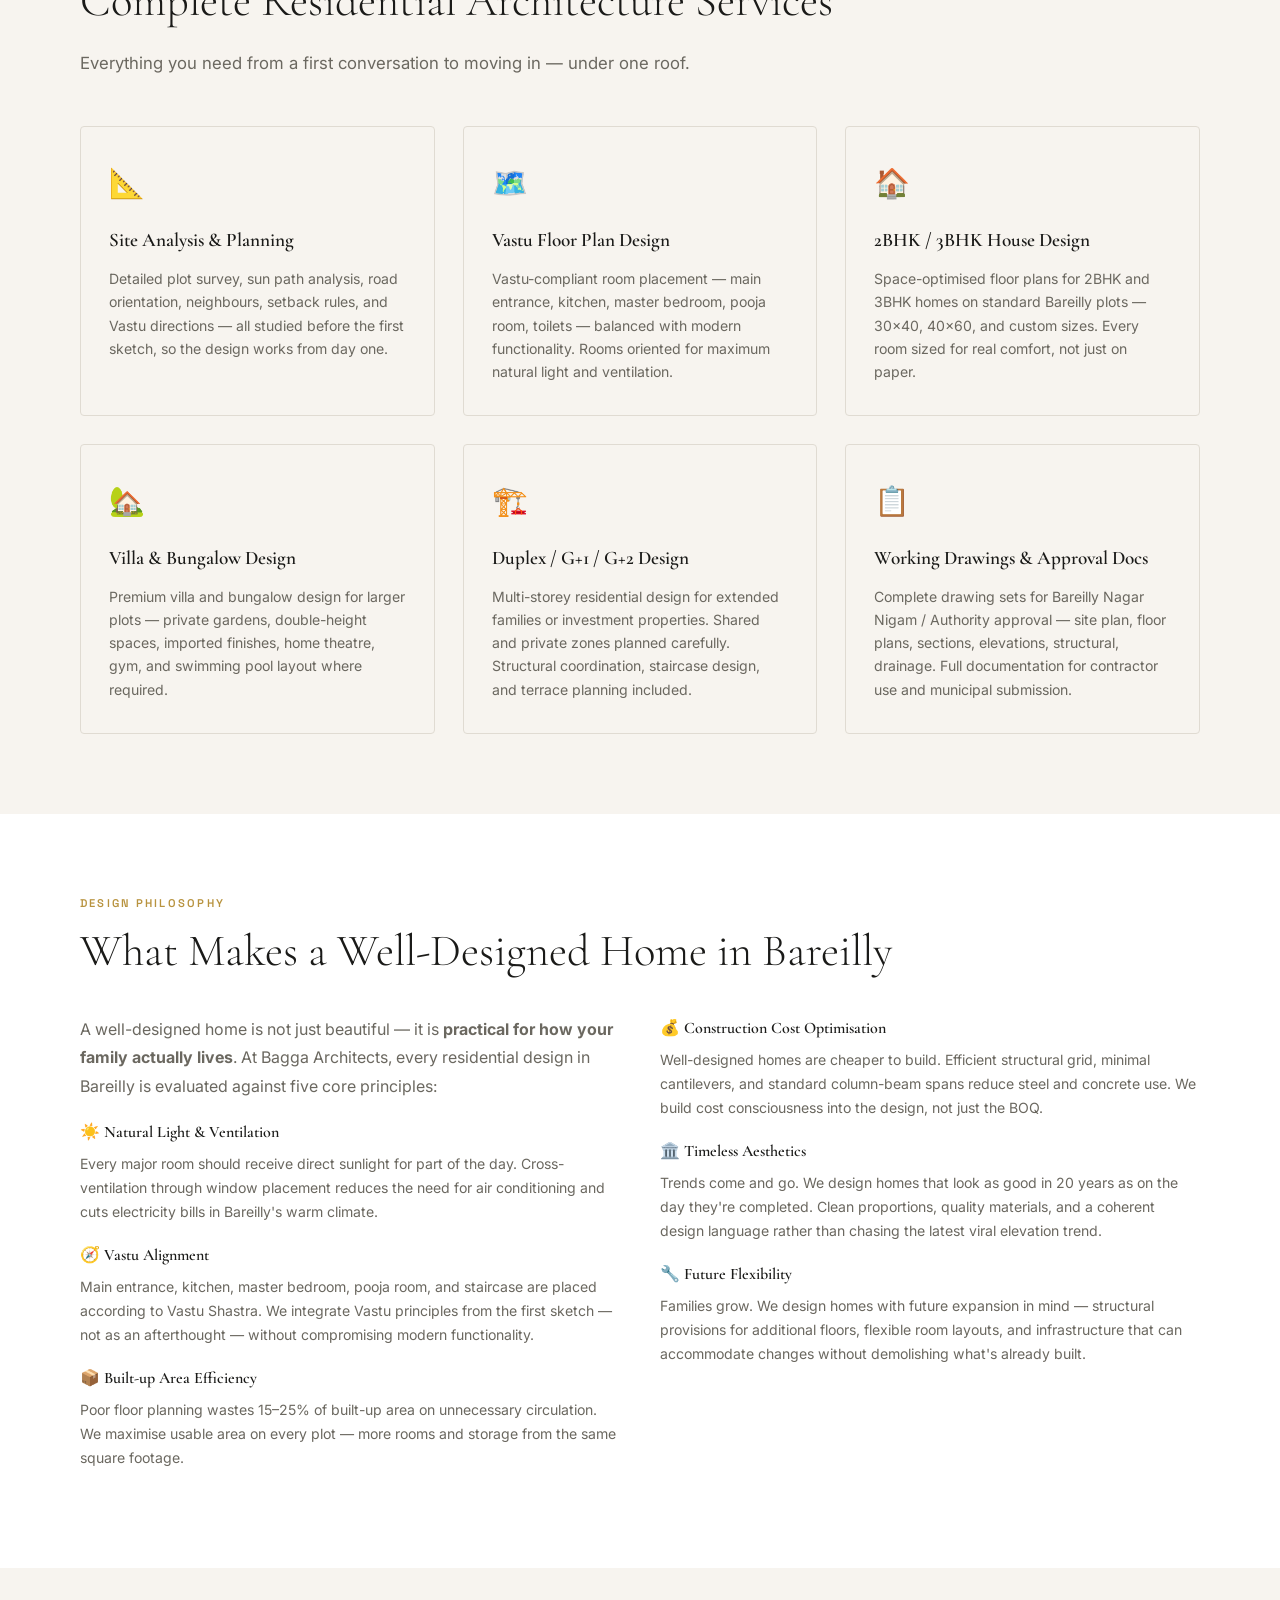
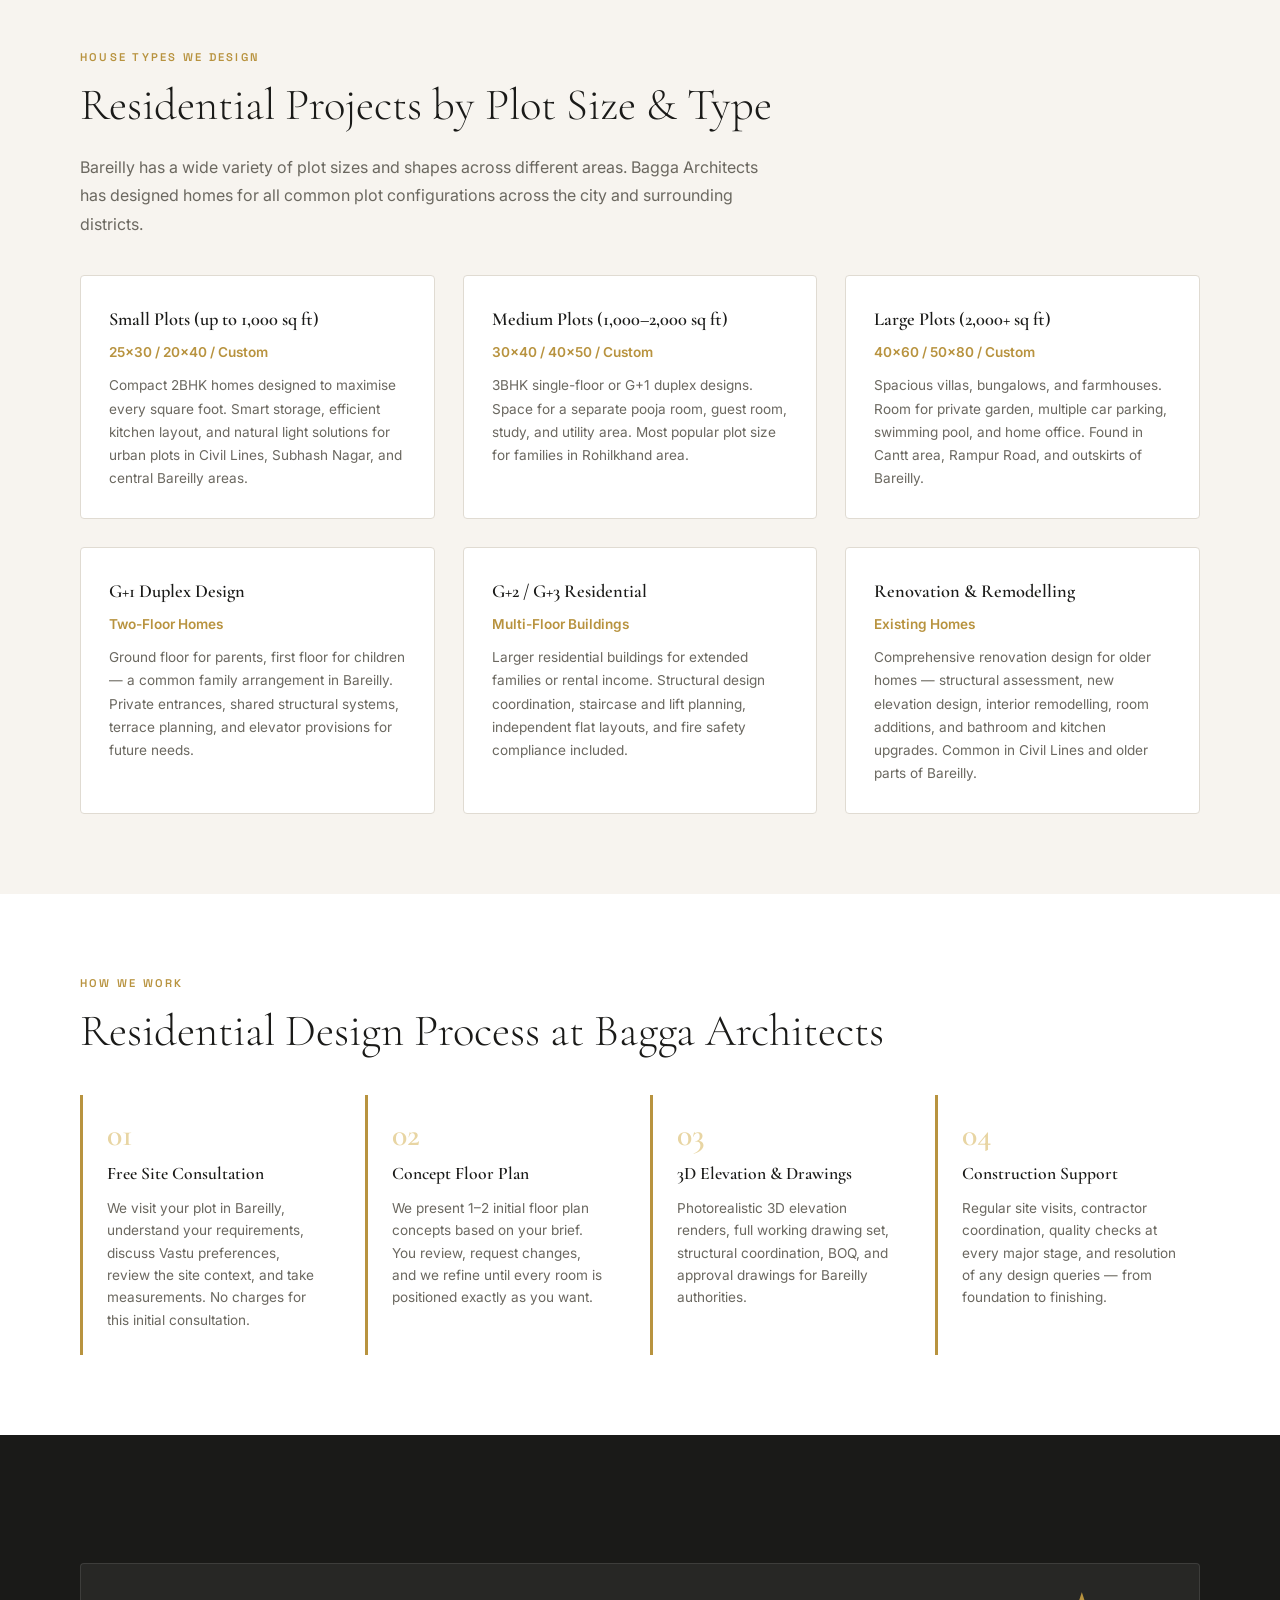
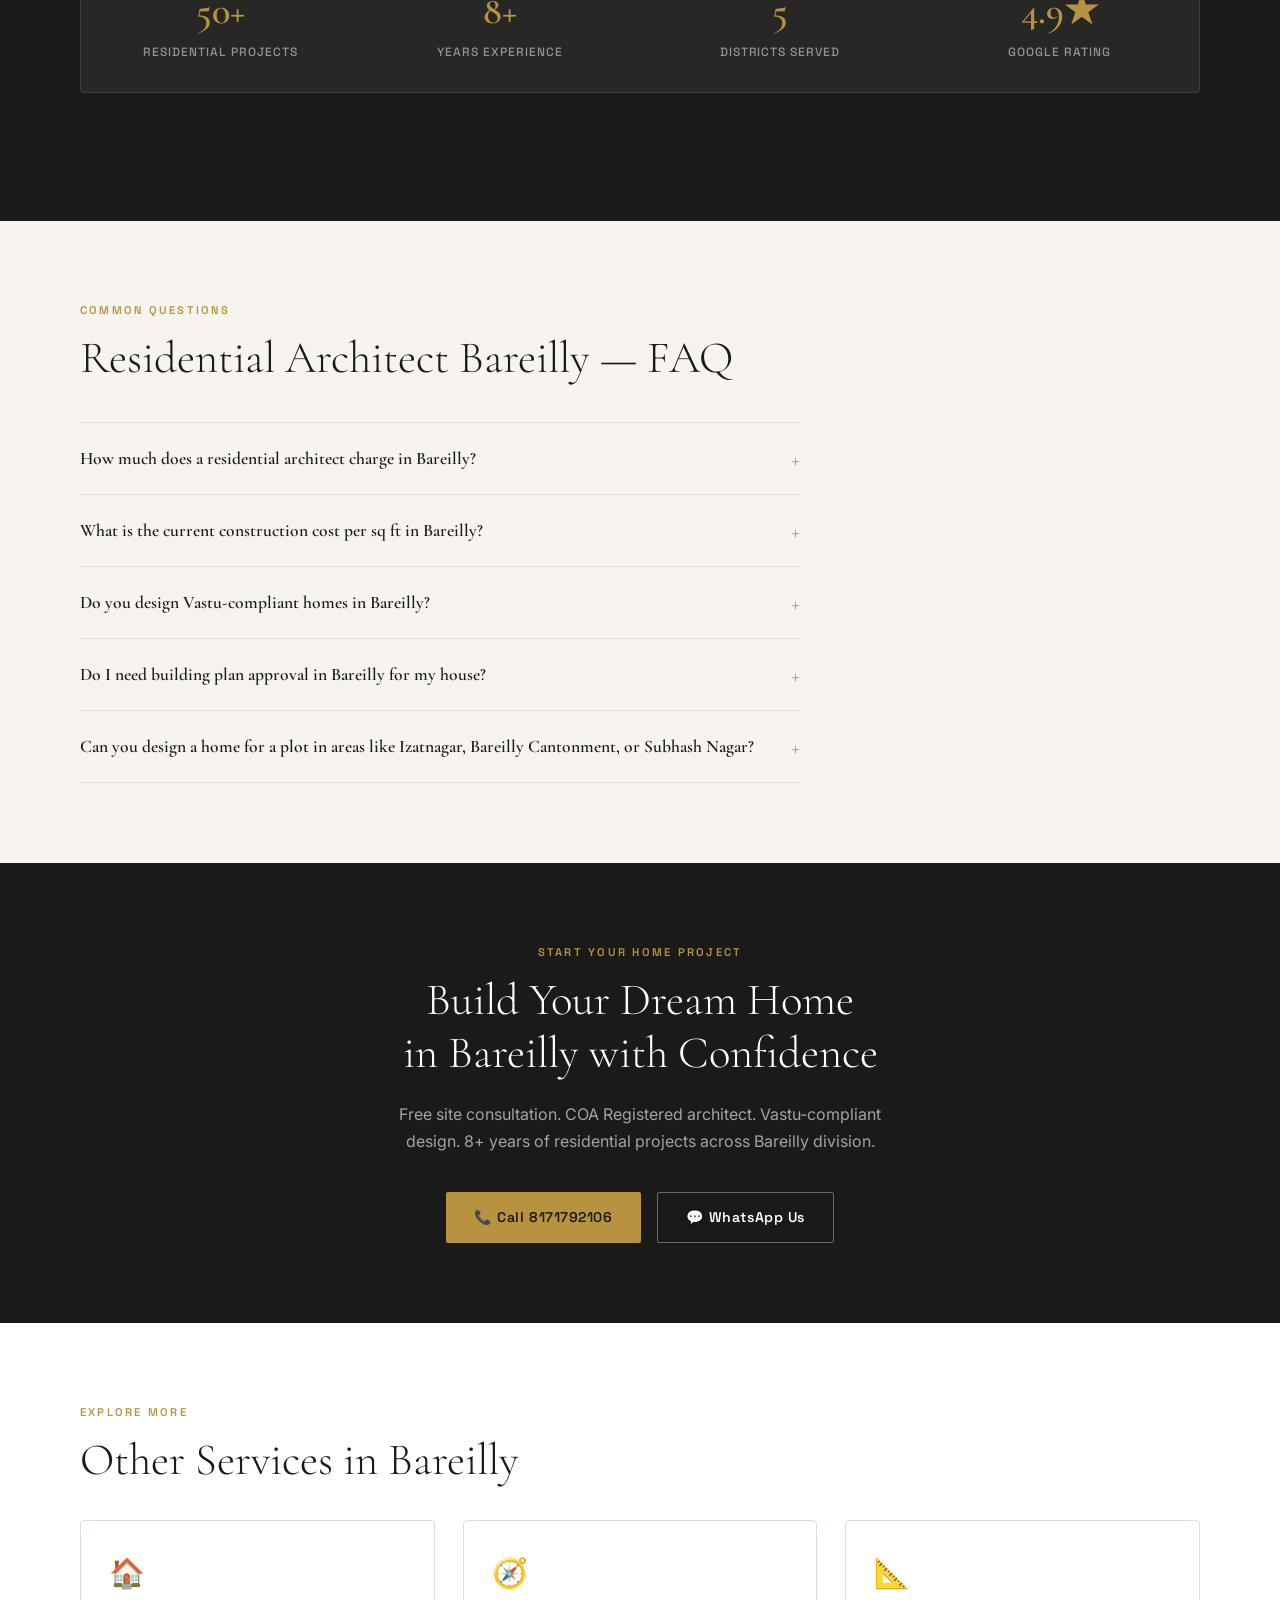
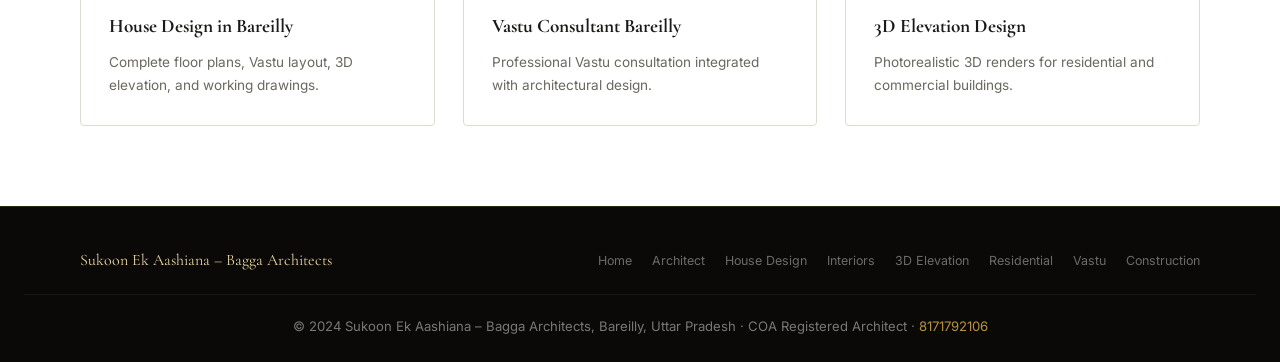
<file: residential-architect-bareilly.html>
<!DOCTYPE html>
<html lang="en">
<head>
  <meta charset="UTF-8" />
  <meta name="viewport" content="width=device-width, initial-scale=1.0" />
  <title>Residential Architect in Bareilly | House Design Specialist | Bagga Architects</title>
  <meta name="description" content="Looking for a residential architect in Bareilly? Ar. Jasmeet Singh (COA Registered, SPA Delhi) designs Vastu-compliant homes, villas, and duplexes. Free consultation. Call 8171792106." />
  <meta name="keywords" content="residential architect Bareilly, residential architecture Bareilly, home architect Bareilly, house architect Bareilly, villa architect Bareilly, duplex design Bareilly, bungalow architect Bareilly, Vastu architect Bareilly, Bagga Architects residential" />
  <link rel="canonical" href="https://jasmeet6003-a11y.github.io/baggaarchitects/residential-architect-bareilly.html" />
  <meta property="og:title" content="Residential Architect in Bareilly | Bagga Architects" />
  <meta property="og:description" content="COA Registered residential architect in Bareilly for houses, villas, duplexes & bungalows. Vastu-compliant design, 3D elevation, working drawings. Call 8171792106." />
  <meta property="og:url" content="https://jasmeet6003-a11y.github.io/baggaarchitects/residential-architect-bareilly.html" />
  <meta property="og:image" content="https://jasmeet6003-a11y.github.io/baggaarchitects/Image/project1.jpeg" />
  <meta name="robots" content="index, follow" />
  <meta name="geo.region" content="IN-UP" />
  <meta name="geo.placename" content="Bareilly" />

  <script type="application/ld+json">
  {
    "@context": "https://schema.org",
    "@type": "Service",
    "name": "Residential Architect in Bareilly",
    "description": "Professional residential architectural design services in Bareilly by Ar. Jasmeet Singh. House design, villa design, duplex design, Vastu-compliant layout, 3D elevation, working drawings, building approval drawings, and construction supervision.",
    "provider": {
      "@type": "LocalBusiness",
      "name": "Sukoon Ek Aashiana – Bagga Architects",
      "telephone": "+918171792106",
      "address": {
        "@type": "PostalAddress",
        "addressLocality": "Bareilly",
        "addressRegion": "Uttar Pradesh",
        "addressCountry": "IN"
      }
    },
    "areaServed": [
      {"@type": "City", "name": "Bareilly"},
      {"@type": "City", "name": "Pilibhit"},
      {"@type": "City", "name": "Rampur"},
      {"@type": "City", "name": "Shahjahanpur"},
      {"@type": "City", "name": "Badaun"}
    ],
    "serviceType": "Residential Architecture",
    "hasOfferCatalog": {
      "@type": "OfferCatalog",
      "name": "Residential Architecture Services Bareilly",
      "itemListElement": [
        {"@type": "Offer", "itemOffered": {"@type": "Service", "name": "2BHK House Design Bareilly"}},
        {"@type": "Offer", "itemOffered": {"@type": "Service", "name": "3BHK House Design Bareilly"}},
        {"@type": "Offer", "itemOffered": {"@type": "Service", "name": "Villa Design Bareilly"}},
        {"@type": "Offer", "itemOffered": {"@type": "Service", "name": "Duplex House Design Bareilly"}},
        {"@type": "Offer", "itemOffered": {"@type": "Service", "name": "Bungalow Design Bareilly"}},
        {"@type": "Offer", "itemOffered": {"@type": "Service", "name": "Vastu House Plan Bareilly"}}
      ]
    }
  }
  </script>
  <script type="application/ld+json">
  {
    "@context": "https://schema.org",
    "@type": "BreadcrumbList",
    "itemListElement": [
      {"@type": "ListItem", "position": 1, "name": "Home", "item": "https://jasmeet6003-a11y.github.io/baggaarchitects/"},
      {"@type": "ListItem", "position": 2, "name": "Residential Architect Bareilly", "item": "https://jasmeet6003-a11y.github.io/baggaarchitects/residential-architect-bareilly.html"}
    ]
  }
  </script>
  <script type="application/ld+json">
  {
    "@context": "https://schema.org",
    "@type": "FAQPage",
    "mainEntity": [
      {
        "@type": "Question",
        "name": "How much does a residential architect charge in Bareilly?",
        "acceptedAnswer": {"@type": "Answer", "text": "Residential architectural design fees in Bareilly typically range from ₹15 to ₹50 per sq ft depending on project complexity, plot size, number of floors, and scope of services. A standard 2BHK house design package including floor plan, 3D elevation, and working drawings starts from ₹30,000–₹55,000. Contact Bagga Architects at 8171792106 for a free site-specific quote."}
      },
      {
        "@type": "Question",
        "name": "What does a residential architect do in Bareilly?",
        "acceptedAnswer": {"@type": "Answer", "text": "A residential architect in Bareilly handles the complete design of your home — from site analysis, Vastu planning, and floor layout to 3D elevations, working drawings, building approval documents, BOQ estimation, contractor coordination, and site supervision. A COA-registered architect like Ar. Jasmeet Singh legally owns the design and is accountable for its quality and compliance."}
      },
      {
        "@type": "Question",
        "name": "Do I need an architect for a small house in Bareilly?",
        "acceptedAnswer": {"@type": "Answer", "text": "For any building project above 100 sq m (1,076 sq ft) in Uttar Pradesh, a COA-registered architect is required for approval drawings. Even for smaller homes, hiring an architect is highly recommended — it ensures your home is well-planned, Vastu-compliant, structurally coordinated, and built to last without costly mistakes."}
      },
      {
        "@type": "Question",
        "name": "What is the construction cost per sq ft in Bareilly?",
        "acceptedAnswer": {"@type": "Answer", "text": "Residential construction cost in Bareilly typically ranges from ₹1,400 to ₹2,500 per sq ft for standard to good quality finishes in 2024–25. This includes structure, masonry, plaster, basic flooring, and standard fittings. Premium finishes can take costs to ₹3,000–₹4,500 per sq ft. These are rough estimates — actual costs depend on your specifications. Bagga Architects provides detailed BOQ and accurate cost estimates as part of the architectural service."}
      }
    ]
  }
  </script>

  <link rel="stylesheet" href="style.css" />
  <link rel="preconnect" href="https://fonts.googleapis.com" />
</head>
<body>

  <nav class="nav">
    <div class="nav__inner">
      <a href="index.html" class="nav__brand">
        <span class="nav__brand-name">Bagga Architects</span>
        <span class="nav__brand-sub">Sukoon Ek Aashiana · Bareilly</span>
      </a>
      <ul class="nav__links">
        <li><a href="index.html">Home</a></li>
        <li><a href="architect-in-bareilly.html">Architect</a></li>
        <li><a href="house-design-in-bareilly.html">House Design</a></li>
        <li><a href="interior-designer-in-bareilly.html">Interiors</a></li>
        <li><a href="3d-elevation-design-bareilly.html">3D Elevation</a></li>
        <li><a href="residential-architect-bareilly.html" class="active">Residential</a></li>
      </ul>
      <a href="tel:+918171792106" class="nav__cta">📞 Call Now</a>
      <button class="nav__hamburger" aria-label="Toggle menu"><span></span><span></span><span></span></button>
    </div>
  </nav>

  <nav class="breadcrumb" aria-label="Breadcrumb">
    <div class="breadcrumb__inner">
      <a href="index.html">Home</a> &rsaquo; <span>Residential Architect Bareilly</span>
    </div>
  </nav>

  <header class="hero" style="min-height:460px;">
    <div class="hero__inner">
      <p class="hero__eyebrow">COA Registered Residential Architect · Bareilly, Uttar Pradesh</p>
      <h1 class="hero__title">Residential Architect<br><em>in Bareilly</em></h1>
      <p class="hero__body">
        Building your home is a once-in-a-lifetime event. Bagga Architects brings 8+ years of residential design expertise to every home project in Bareilly — from a compact 2BHK to a sprawling family villa. Vastu-compliant, beautifully designed, built to last.
      </p>
      <div class="hero__actions">
        <a href="tel:+918171792106" class="btn-primary">📞 Free Consultation</a>
        <a href="https://wa.me/918171792106" class="btn-outline" target="_blank" rel="noopener">💬 WhatsApp</a>
      </div>
    </div>
  </header>

  <div class="trust-bar">
    <div class="trust-bar__inner">
      <span class="trust-bar__item">COA Registered Architect</span>
      <span class="trust-bar__item">SPA Delhi Masters</span>
      <span class="trust-bar__item">8+ Years Experience</span>
      <span class="trust-bar__item">Vastu-Compliant Design</span>
      <span class="trust-bar__item">All Bareilly Areas</span>
    </div>
  </div>

  <!-- INTRO -->
  <section class="section section--alt">
    <div class="section__inner">
      <div style="max-width:760px;">
        <span class="section__label">Residential Architecture in Bareilly</span>
        <h2 class="section__title">Your Home Deserves a Real Architect</h2>
        <div class="divider"></div>
        <p style="color:var(--muted);line-height:1.8;margin-bottom:16px;font-size:1.02rem;">
          Building a home in Bareilly without a qualified architect is one of the costliest risks a family can take. Without proper planning, homes are poorly oriented (leading to dark, hot rooms), lack Vastu alignment, waste built-up area, have inadequate storage, and often need expensive structural changes mid-construction.
        </p>
        <p style="color:var(--muted);line-height:1.8;margin-bottom:16px;">
          <strong>Ar. Jasmeet Singh</strong> at Sukoon Ek Aashiana – Bagga Architects is a <strong>Council of Architecture (COA) Registered Architect</strong> and holds a <strong>Master's degree in Building Engineering &amp; Management from SPA, New Delhi</strong> — India's premier architecture institution. He has designed residential homes for families across Bareilly, Pilibhit, Rampur, Shahjahanpur, and Badaun for over 8 years.
        </p>
        <p style="color:var(--muted);line-height:1.8;margin-bottom:28px;">
          Every home design starts with a <strong>free site consultation</strong> — understanding your family's needs, plot constraints, budget, Vastu requirements, and design preferences — before a single line is drawn. The result is a home that is <strong>functional, beautiful, Vastu-compliant, cost-efficient, and yours</strong>.
        </p>
        <div style="display:flex;gap:16px;flex-wrap:wrap;">
          <a href="tel:+918171792106" class="btn-primary">Book Free Consultation</a>
          <a href="house-design-in-bareilly.html" class="btn-outline" style="color:var(--ink);border-color:var(--border);">House Design Details →</a>
        </div>
      </div>
    </div>
  </section>

  <!-- SERVICES -->
  <section class="section">
    <div class="section__inner">
      <span class="section__label">Residential Services</span>
      <h2 class="section__title">Complete Residential Architecture Services</h2>
      <p class="section__lead">Everything you need from a first conversation to moving in — under one roof.</p>
      <div class="grid-3">
        <article class="svc-card">
          <span class="svc-card__icon">📐</span>
          <h3 class="svc-card__title">Site Analysis &amp; Planning</h3>
          <p class="svc-card__text">Detailed plot survey, sun path analysis, road orientation, neighbours, setback rules, and Vastu directions — all studied before the first sketch, so the design works from day one.</p>
        </article>
        <article class="svc-card">
          <span class="svc-card__icon">🗺️</span>
          <h3 class="svc-card__title">Vastu Floor Plan Design</h3>
          <p class="svc-card__text">Vastu-compliant room placement — main entrance, kitchen, master bedroom, pooja room, toilets — balanced with modern functionality. Rooms oriented for maximum natural light and ventilation.</p>
        </article>
        <article class="svc-card">
          <span class="svc-card__icon">🏠</span>
          <h3 class="svc-card__title">2BHK / 3BHK House Design</h3>
          <p class="svc-card__text">Space-optimised floor plans for 2BHK and 3BHK homes on standard Bareilly plots — 30×40, 40×60, and custom sizes. Every room sized for real comfort, not just on paper.</p>
        </article>
        <article class="svc-card">
          <span class="svc-card__icon">🏡</span>
          <h3 class="svc-card__title">Villa &amp; Bungalow Design</h3>
          <p class="svc-card__text">Premium villa and bungalow design for larger plots — private gardens, double-height spaces, imported finishes, home theatre, gym, and swimming pool layout where required.</p>
        </article>
        <article class="svc-card">
          <span class="svc-card__icon">🏗️</span>
          <h3 class="svc-card__title">Duplex / G+1 / G+2 Design</h3>
          <p class="svc-card__text">Multi-storey residential design for extended families or investment properties. Shared and private zones planned carefully. Structural coordination, staircase design, and terrace planning included.</p>
        </article>
        <article class="svc-card">
          <span class="svc-card__icon">📋</span>
          <h3 class="svc-card__title">Working Drawings &amp; Approval Docs</h3>
          <p class="svc-card__text">Complete drawing sets for Bareilly Nagar Nigam / Authority approval — site plan, floor plans, sections, elevations, structural, drainage. Full documentation for contractor use and municipal submission.</p>
        </article>
      </div>
    </div>
  </section>

  <!-- WHAT MAKES A GOOD RESIDENTIAL DESIGN — content block -->
  <section class="section section--alt">
    <div class="section__inner">
      <span class="section__label">Design Philosophy</span>
      <h2 class="section__title">What Makes a Well-Designed Home in Bareilly</h2>
      <div style="display:grid;grid-template-columns:1fr 1fr;gap:40px;margin-top:36px;" class="two-col-stack">
        <div>
          <p style="color:var(--muted);line-height:1.8;margin-bottom:18px;">
            A well-designed home is not just beautiful — it is <strong>practical for how your family actually lives</strong>. At Bagga Architects, every residential design in Bareilly is evaluated against five core principles:
          </p>
          <div style="margin-bottom:18px;">
            <h3 style="font-family:var(--display);font-size:1rem;font-weight:600;margin-bottom:6px;">☀️ Natural Light &amp; Ventilation</h3>
            <p style="font-size:0.88rem;color:var(--muted);line-height:1.7;">Every major room should receive direct sunlight for part of the day. Cross-ventilation through window placement reduces the need for air conditioning and cuts electricity bills in Bareilly's warm climate.</p>
          </div>
          <div style="margin-bottom:18px;">
            <h3 style="font-family:var(--display);font-size:1rem;font-weight:600;margin-bottom:6px;">🧭 Vastu Alignment</h3>
            <p style="font-size:0.88rem;color:var(--muted);line-height:1.7;">Main entrance, kitchen, master bedroom, pooja room, and staircase are placed according to Vastu Shastra. We integrate Vastu principles from the first sketch — not as an afterthought — without compromising modern functionality.</p>
          </div>
          <div style="margin-bottom:18px;">
            <h3 style="font-family:var(--display);font-size:1rem;font-weight:600;margin-bottom:6px;">📦 Built-up Area Efficiency</h3>
            <p style="font-size:0.88rem;color:var(--muted);line-height:1.7;">Poor floor planning wastes 15–25% of built-up area on unnecessary circulation. We maximise usable area on every plot — more rooms and storage from the same square footage.</p>
          </div>
        </div>
        <div>
          <div style="margin-bottom:18px;">
            <h3 style="font-family:var(--display);font-size:1rem;font-weight:600;margin-bottom:6px;">💰 Construction Cost Optimisation</h3>
            <p style="font-size:0.88rem;color:var(--muted);line-height:1.7;">Well-designed homes are cheaper to build. Efficient structural grid, minimal cantilevers, and standard column-beam spans reduce steel and concrete use. We build cost consciousness into the design, not just the BOQ.</p>
          </div>
          <div style="margin-bottom:18px;">
            <h3 style="font-family:var(--display);font-size:1rem;font-weight:600;margin-bottom:6px;">🏛️ Timeless Aesthetics</h3>
            <p style="font-size:0.88rem;color:var(--muted);line-height:1.7;">Trends come and go. We design homes that look as good in 20 years as on the day they're completed. Clean proportions, quality materials, and a coherent design language rather than chasing the latest viral elevation trend.</p>
          </div>
          <div style="margin-bottom:18px;">
            <h3 style="font-family:var(--display);font-size:1rem;font-weight:600;margin-bottom:6px;">🔧 Future Flexibility</h3>
            <p style="font-size:0.88rem;color:var(--muted);line-height:1.7;">Families grow. We design homes with future expansion in mind — structural provisions for additional floors, flexible room layouts, and infrastructure that can accommodate changes without demolishing what's already built.</p>
          </div>
        </div>
      </div>
    </div>
  </section>

  <!-- PLOT SIZES / HOUSE TYPES — high search-value content -->
  <section class="section">
    <div class="section__inner">
      <span class="section__label">House Types We Design</span>
      <h2 class="section__title">Residential Projects by Plot Size &amp; Type</h2>
      <p style="color:var(--muted);line-height:1.8;max-width:700px;margin-bottom:36px;">
        Bareilly has a wide variety of plot sizes and shapes across different areas. Bagga Architects has designed homes for all common plot configurations across the city and surrounding districts.
      </p>
      <div class="grid-3">
        <article class="card" style="padding:28px;">
          <h3 style="font-family:var(--display);font-size:1.15rem;font-weight:600;margin-bottom:6px;">Small Plots (up to 1,000 sq ft)</h3>
          <p style="font-size:0.85rem;color:var(--gold);margin-bottom:10px;font-weight:600;">25×30 / 20×40 / Custom</p>
          <p style="font-size:0.85rem;color:var(--muted);line-height:1.7;">Compact 2BHK homes designed to maximise every square foot. Smart storage, efficient kitchen layout, and natural light solutions for urban plots in Civil Lines, Subhash Nagar, and central Bareilly areas.</p>
        </article>
        <article class="card" style="padding:28px;">
          <h3 style="font-family:var(--display);font-size:1.15rem;font-weight:600;margin-bottom:6px;">Medium Plots (1,000–2,000 sq ft)</h3>
          <p style="font-size:0.85rem;color:var(--gold);margin-bottom:10px;font-weight:600;">30×40 / 40×50 / Custom</p>
          <p style="font-size:0.85rem;color:var(--muted);line-height:1.7;">3BHK single-floor or G+1 duplex designs. Space for a separate pooja room, guest room, study, and utility area. Most popular plot size for families in Rohilkhand area.</p>
        </article>
        <article class="card" style="padding:28px;">
          <h3 style="font-family:var(--display);font-size:1.15rem;font-weight:600;margin-bottom:6px;">Large Plots (2,000+ sq ft)</h3>
          <p style="font-size:0.85rem;color:var(--gold);margin-bottom:10px;font-weight:600;">40×60 / 50×80 / Custom</p>
          <p style="font-size:0.85rem;color:var(--muted);line-height:1.7;">Spacious villas, bungalows, and farmhouses. Room for private garden, multiple car parking, swimming pool, and home office. Found in Cantt area, Rampur Road, and outskirts of Bareilly.</p>
        </article>
        <article class="card" style="padding:28px;">
          <h3 style="font-family:var(--display);font-size:1.15rem;font-weight:600;margin-bottom:6px;">G+1 Duplex Design</h3>
          <p style="font-size:0.85rem;color:var(--gold);margin-bottom:10px;font-weight:600;">Two-Floor Homes</p>
          <p style="font-size:0.85rem;color:var(--muted);line-height:1.7;">Ground floor for parents, first floor for children — a common family arrangement in Bareilly. Private entrances, shared structural systems, terrace planning, and elevator provisions for future needs.</p>
        </article>
        <article class="card" style="padding:28px;">
          <h3 style="font-family:var(--display);font-size:1.15rem;font-weight:600;margin-bottom:6px;">G+2 / G+3 Residential</h3>
          <p style="font-size:0.85rem;color:var(--gold);margin-bottom:10px;font-weight:600;">Multi-Floor Buildings</p>
          <p style="font-size:0.85rem;color:var(--muted);line-height:1.7;">Larger residential buildings for extended families or rental income. Structural design coordination, staircase and lift planning, independent flat layouts, and fire safety compliance included.</p>
        </article>
        <article class="card" style="padding:28px;">
          <h3 style="font-family:var(--display);font-size:1.15rem;font-weight:600;margin-bottom:6px;">Renovation &amp; Remodelling</h3>
          <p style="font-size:0.85rem;color:var(--gold);margin-bottom:10px;font-weight:600;">Existing Homes</p>
          <p style="font-size:0.85rem;color:var(--muted);line-height:1.7;">Comprehensive renovation design for older homes — structural assessment, new elevation design, interior remodelling, room additions, and bathroom and kitchen upgrades. Common in Civil Lines and older parts of Bareilly.</p>
        </article>
      </div>
    </div>
  </section>

  <!-- PROCESS -->
  <section class="section section--alt">
    <div class="section__inner">
      <span class="section__label">How We Work</span>
      <h2 class="section__title">Residential Design Process at Bagga Architects</h2>
      <div class="grid-4" style="margin-top:36px;">
        <div style="padding:24px;border-left:3px solid var(--gold);background:var(--white);border-radius:0 4px 4px 0;">
          <div style="font-family:var(--display);font-size:2rem;font-weight:600;color:var(--gold-lt);line-height:1;margin-bottom:8px;">01</div>
          <h3 style="font-family:var(--display);font-size:1.1rem;font-weight:600;margin-bottom:8px;">Free Site Consultation</h3>
          <p style="font-size:0.85rem;color:var(--muted);line-height:1.65;">We visit your plot in Bareilly, understand your requirements, discuss Vastu preferences, review the site context, and take measurements. No charges for this initial consultation.</p>
        </div>
        <div style="padding:24px;border-left:3px solid var(--gold);background:var(--white);border-radius:0 4px 4px 0;">
          <div style="font-family:var(--display);font-size:2rem;font-weight:600;color:var(--gold-lt);line-height:1;margin-bottom:8px;">02</div>
          <h3 style="font-family:var(--display);font-size:1.1rem;font-weight:600;margin-bottom:8px;">Concept Floor Plan</h3>
          <p style="font-size:0.85rem;color:var(--muted);line-height:1.65;">We present 1–2 initial floor plan concepts based on your brief. You review, request changes, and we refine until every room is positioned exactly as you want.</p>
        </div>
        <div style="padding:24px;border-left:3px solid var(--gold);background:var(--white);border-radius:0 4px 4px 0;">
          <div style="font-family:var(--display);font-size:2rem;font-weight:600;color:var(--gold-lt);line-height:1;margin-bottom:8px;">03</div>
          <h3 style="font-family:var(--display);font-size:1.1rem;font-weight:600;margin-bottom:8px;">3D Elevation &amp; Drawings</h3>
          <p style="font-size:0.85rem;color:var(--muted);line-height:1.65;">Photorealistic 3D elevation renders, full working drawing set, structural coordination, BOQ, and approval drawings for Bareilly authorities.</p>
        </div>
        <div style="padding:24px;border-left:3px solid var(--gold);background:var(--white);border-radius:0 4px 4px 0;">
          <div style="font-family:var(--display);font-size:2rem;font-weight:600;color:var(--gold-lt);line-height:1;margin-bottom:8px;">04</div>
          <h3 style="font-family:var(--display);font-size:1.1rem;font-weight:600;margin-bottom:8px;">Construction Support</h3>
          <p style="font-size:0.85rem;color:var(--muted);line-height:1.65;">Regular site visits, contractor coordination, quality checks at every major stage, and resolution of any design queries — from foundation to finishing.</p>
        </div>
      </div>
    </div>
  </section>

  <!-- STATS -->
  <section class="section section--dark">
    <div class="section__inner">
      <div class="stats-row" style="background:rgba(255,255,255,0.06);border-color:rgba(255,255,255,0.1);">
        <div class="stat" style="background:transparent;">
          <span class="stat__num">50+</span>
          <span class="stat__label" style="color:rgba(255,255,255,0.5);">Residential Projects</span>
        </div>
        <div class="stat" style="background:transparent;">
          <span class="stat__num">8+</span>
          <span class="stat__label" style="color:rgba(255,255,255,0.5);">Years Experience</span>
        </div>
        <div class="stat" style="background:transparent;">
          <span class="stat__num">5</span>
          <span class="stat__label" style="color:rgba(255,255,255,0.5);">Districts Served</span>
        </div>
        <div class="stat" style="background:transparent;">
          <span class="stat__num">4.9★</span>
          <span class="stat__label" style="color:rgba(255,255,255,0.5);">Google Rating</span>
        </div>
      </div>
    </div>
  </section>

  <!-- FAQ -->
  <section class="section">
    <div class="section__inner">
      <span class="section__label">Common Questions</span>
      <h2 class="section__title">Residential Architect Bareilly — FAQ</h2>
      <div style="max-width:720px;margin-top:36px;">
        <ul class="faq-list" aria-label="Residential architect FAQ">
          <li class="faq-item">
            <button class="faq-q" aria-expanded="false">How much does a residential architect charge in Bareilly?</button>
            <div class="faq-a" role="region">
              <p>Residential architectural fees in Bareilly typically range from ₹15–₹50 per sq ft depending on scope. A complete 2BHK design package (floor plan + 3D elevation + working drawings) usually starts from ₹30,000–₹55,000. For a 3BHK or duplex with full services, fees range from ₹50,000–₹1,20,000 depending on plot size and project complexity. We offer free consultations — call 8171792106 for a quote.</p>
            </div>
          </li>
          <li class="faq-item">
            <button class="faq-q" aria-expanded="false">What is the current construction cost per sq ft in Bareilly?</button>
            <div class="faq-a" role="region">
              <p>In Bareilly, residential construction costs in 2024–25 generally range from ₹1,400–₹1,800 per sq ft for standard quality, ₹1,800–₹2,500 per sq ft for good quality finishes, and ₹2,500–₹4,000+ per sq ft for premium or luxury specifications. These are rough estimates — actual costs depend on material choices, floor count, structural requirements, and labour rates at the time of construction. Bagga Architects provides accurate BOQ estimates as part of the full architectural package.</p>
            </div>
          </li>
          <li class="faq-item">
            <button class="faq-q" aria-expanded="false">Do you design Vastu-compliant homes in Bareilly?</button>
            <div class="faq-a" role="region">
              <p>Yes. Vastu Shastra compliance is integrated from the very first floor plan sketch — room orientations, entrance direction, kitchen placement, pooja room location, staircase position, and toilet placements are all considered from the start. We do not treat Vastu as an afterthought or add-on but as a core design input alongside functionality and aesthetics.</p>
            </div>
          </li>
          <li class="faq-item">
            <button class="faq-q" aria-expanded="false">Do I need building plan approval in Bareilly for my house?</button>
            <div class="faq-a" role="region">
              <p>Yes. Under UP Municipal Building Bylaws, all new construction requires building plan approval from the concerned authority — Bareilly Nagar Nigam or Bareilly Development Authority (BDA) depending on your plot's jurisdiction. Bagga Architects prepares all approval drawings, calculates FAR/setbacks, and coordinates the submission process on your behalf.</p>
            </div>
          </li>
          <li class="faq-item">
            <button class="faq-q" aria-expanded="false">Can you design a home for a plot in areas like Izatnagar, Bareilly Cantonment, or Subhash Nagar?</button>
            <div class="faq-a" role="region">
              <p>Yes. We serve all residential zones within Bareilly Municipal Corporation limits, Bareilly Development Authority areas, Cantonment areas, and peri-urban plots in the Bareilly region. Each jurisdiction has its own setback and FAR norms which we comply with in the design process.</p>
            </div>
          </li>
        </ul>
      </div>
    </div>
  </section>

  <!-- CONTACT CTA -->
  <section class="section section--dark">
    <div class="section__inner text-center">
      <span class="section__label">Start Your Home Project</span>
      <h2 class="section__title" style="color:var(--white);">Build Your Dream Home<br>in Bareilly with Confidence</h2>
      <p style="color:rgba(255,255,255,0.6);margin:16px auto 36px;max-width:520px;">Free site consultation. COA Registered architect. Vastu-compliant design. 8+ years of residential projects across Bareilly division.</p>
      <div style="display:flex;gap:16px;justify-content:center;flex-wrap:wrap;">
        <a href="tel:+918171792106" class="btn-primary">📞 Call 8171792106</a>
        <a href="https://wa.me/918171792106" class="btn-outline" target="_blank" rel="noopener">💬 WhatsApp Us</a>
      </div>
    </div>
  </section>

  <!-- RELATED PAGES -->
  <section class="section section--alt">
    <div class="section__inner">
      <span class="section__label">Explore More</span>
      <h2 class="section__title">Other Services in Bareilly</h2>
      <div class="grid-3" style="margin-top:32px;">
        <a href="house-design-in-bareilly.html" class="card" style="display:block;padding:28px;text-decoration:none;">
          <span style="font-size:1.8rem;display:block;margin-bottom:12px;">🏠</span>
          <h3 style="font-family:var(--display);font-size:1.2rem;margin-bottom:8px;">House Design in Bareilly</h3>
          <p style="font-size:0.85rem;color:var(--muted);">Complete floor plans, Vastu layout, 3D elevation, and working drawings.</p>
        </a>
        <a href="vastu-consultant-bareilly.html" class="card" style="display:block;padding:28px;text-decoration:none;">
          <span style="font-size:1.8rem;display:block;margin-bottom:12px;">🧭</span>
          <h3 style="font-family:var(--display);font-size:1.2rem;margin-bottom:8px;">Vastu Consultant Bareilly</h3>
          <p style="font-size:0.85rem;color:var(--muted);">Professional Vastu consultation integrated with architectural design.</p>
        </a>
        <a href="3d-elevation-design-bareilly.html" class="card" style="display:block;padding:28px;text-decoration:none;">
          <span style="font-size:1.8rem;display:block;margin-bottom:12px;">📐</span>
          <h3 style="font-family:var(--display);font-size:1.2rem;margin-bottom:8px;">3D Elevation Design</h3>
          <p style="font-size:0.85rem;color:var(--muted);">Photorealistic 3D renders for residential and commercial buildings.</p>
        </a>
      </div>
    </div>
  </section>

  <footer class="footer" role="contentinfo">
    <div class="footer__inner">
      <span class="footer__brand">Sukoon Ek Aashiana – Bagga Architects</span>
      <ul class="footer__links">
        <li><a href="index.html">Home</a></li>
        <li><a href="architect-in-bareilly.html">Architect</a></li>
        <li><a href="house-design-in-bareilly.html">House Design</a></li>
        <li><a href="interior-designer-in-bareilly.html">Interiors</a></li>
        <li><a href="3d-elevation-design-bareilly.html">3D Elevation</a></li>
        <li><a href="residential-architect-bareilly.html">Residential</a></li>
        <li><a href="vastu-consultant-bareilly.html">Vastu</a></li>
        <li><a href="construction-consultancy-bareilly.html">Construction</a></li>
      </ul>
    </div>
    <div class="footer__copy">
      © 2024 Sukoon Ek Aashiana – Bagga Architects, Bareilly, Uttar Pradesh · COA Registered Architect · <a href="tel:+918171792106" style="color:var(--gold);">8171792106</a>
    </div>
  </footer>

  <a href="https://wa.me/918171792106" class="wa-float" target="_blank" rel="noopener" aria-label="Chat on WhatsApp">💬</a>
  <script src="script.js"></script>
</body>
</html>
</file>
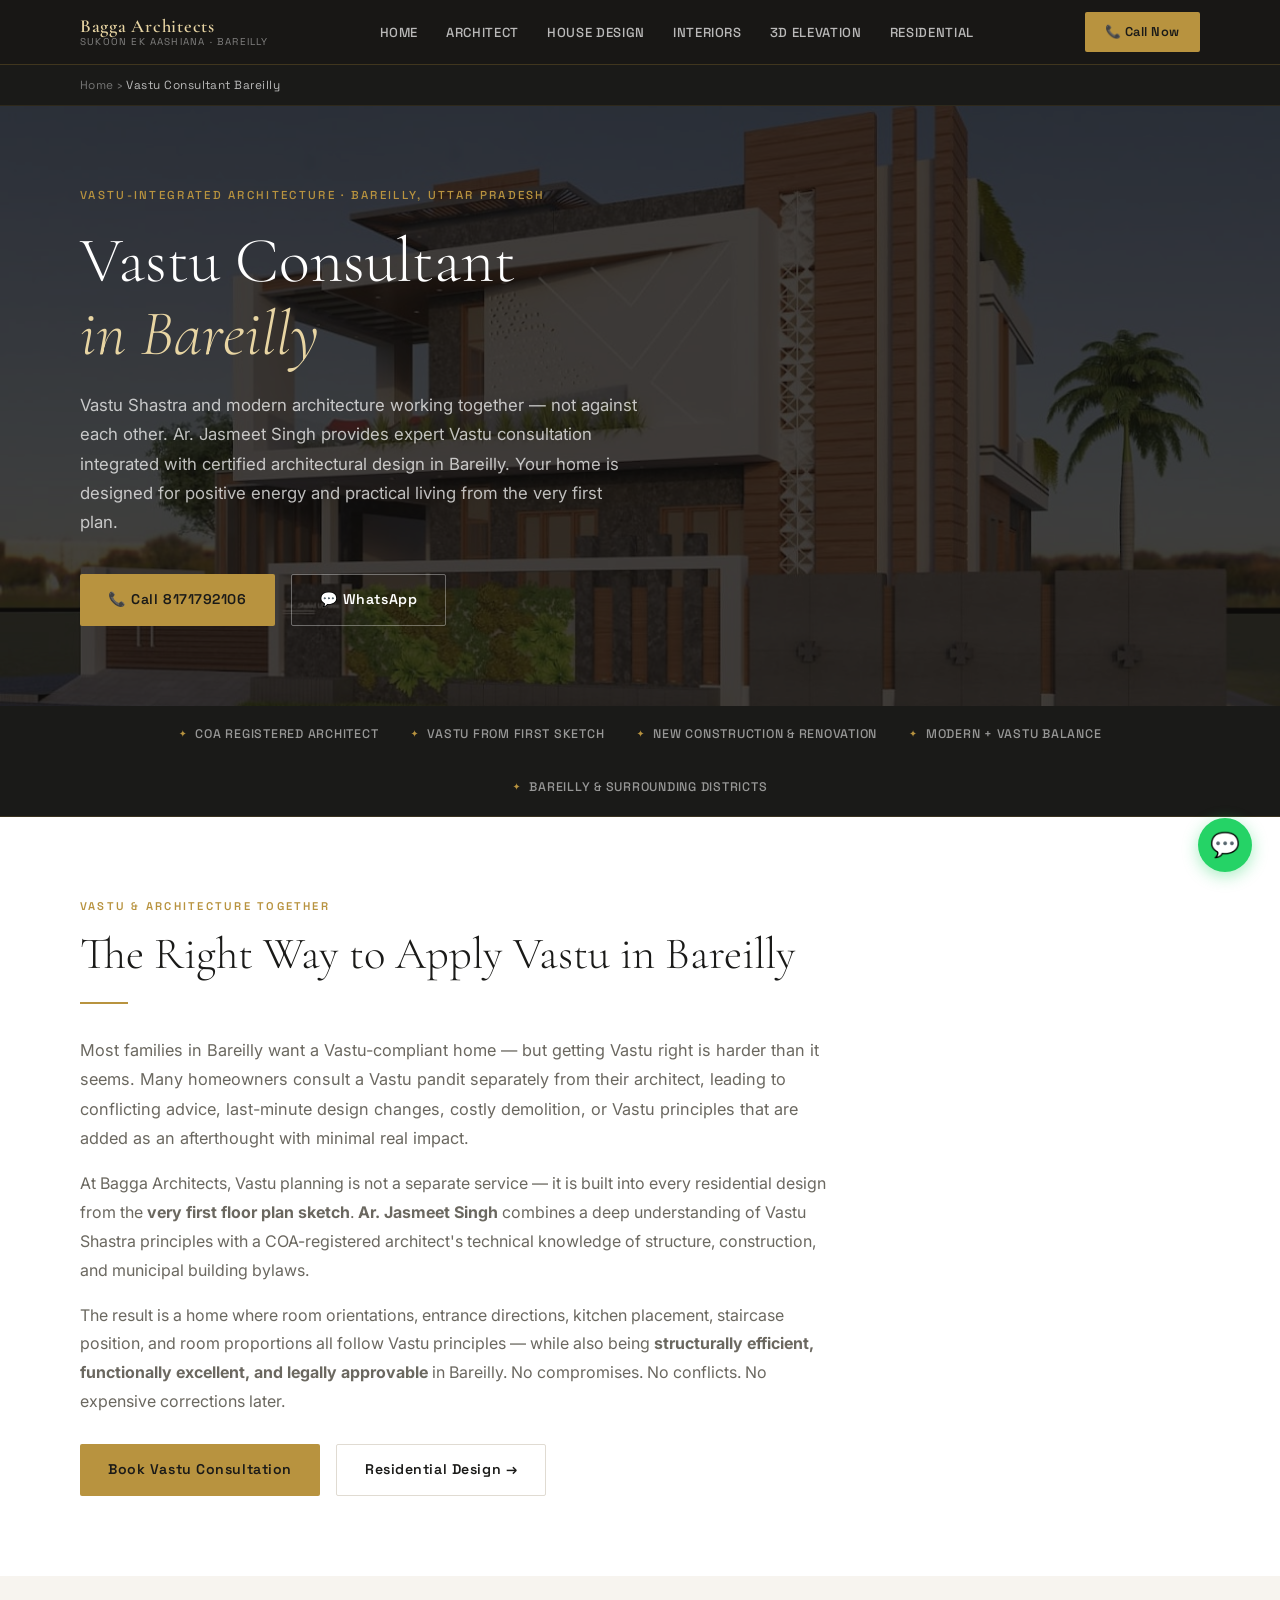
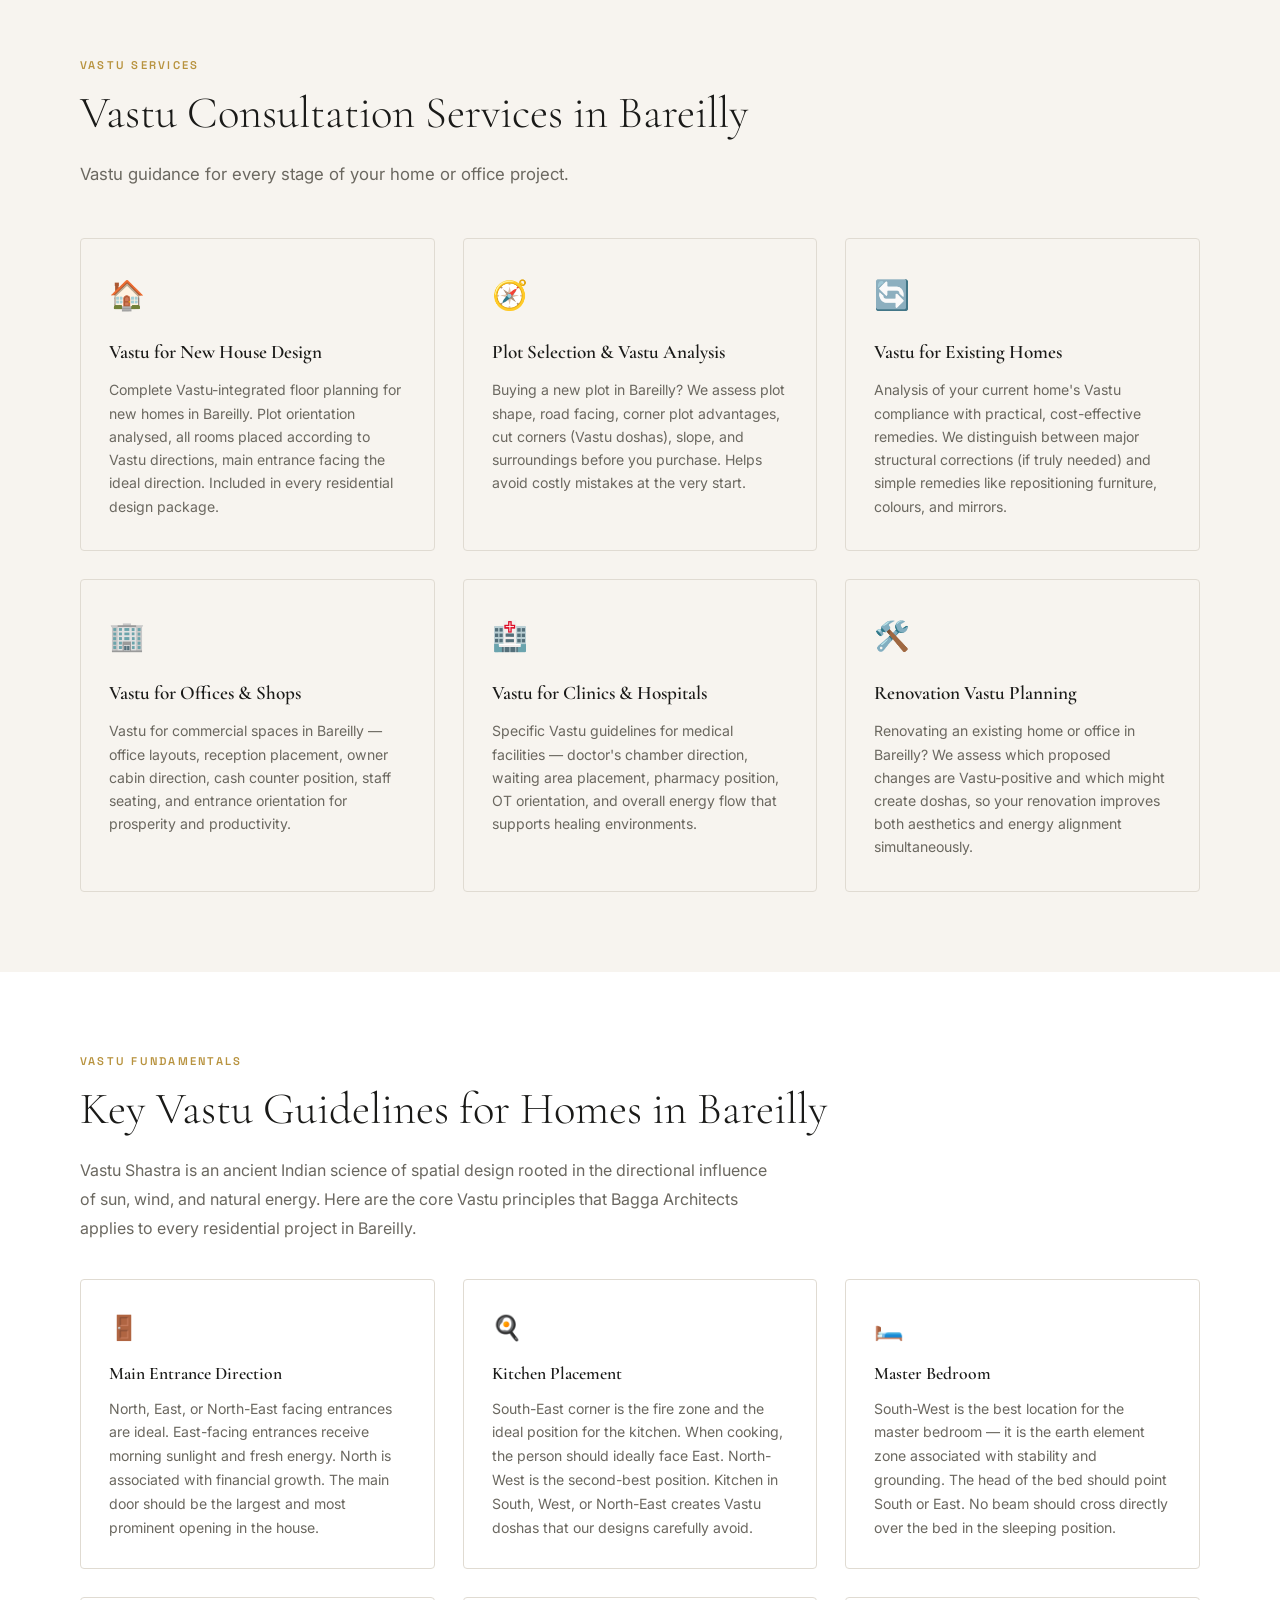
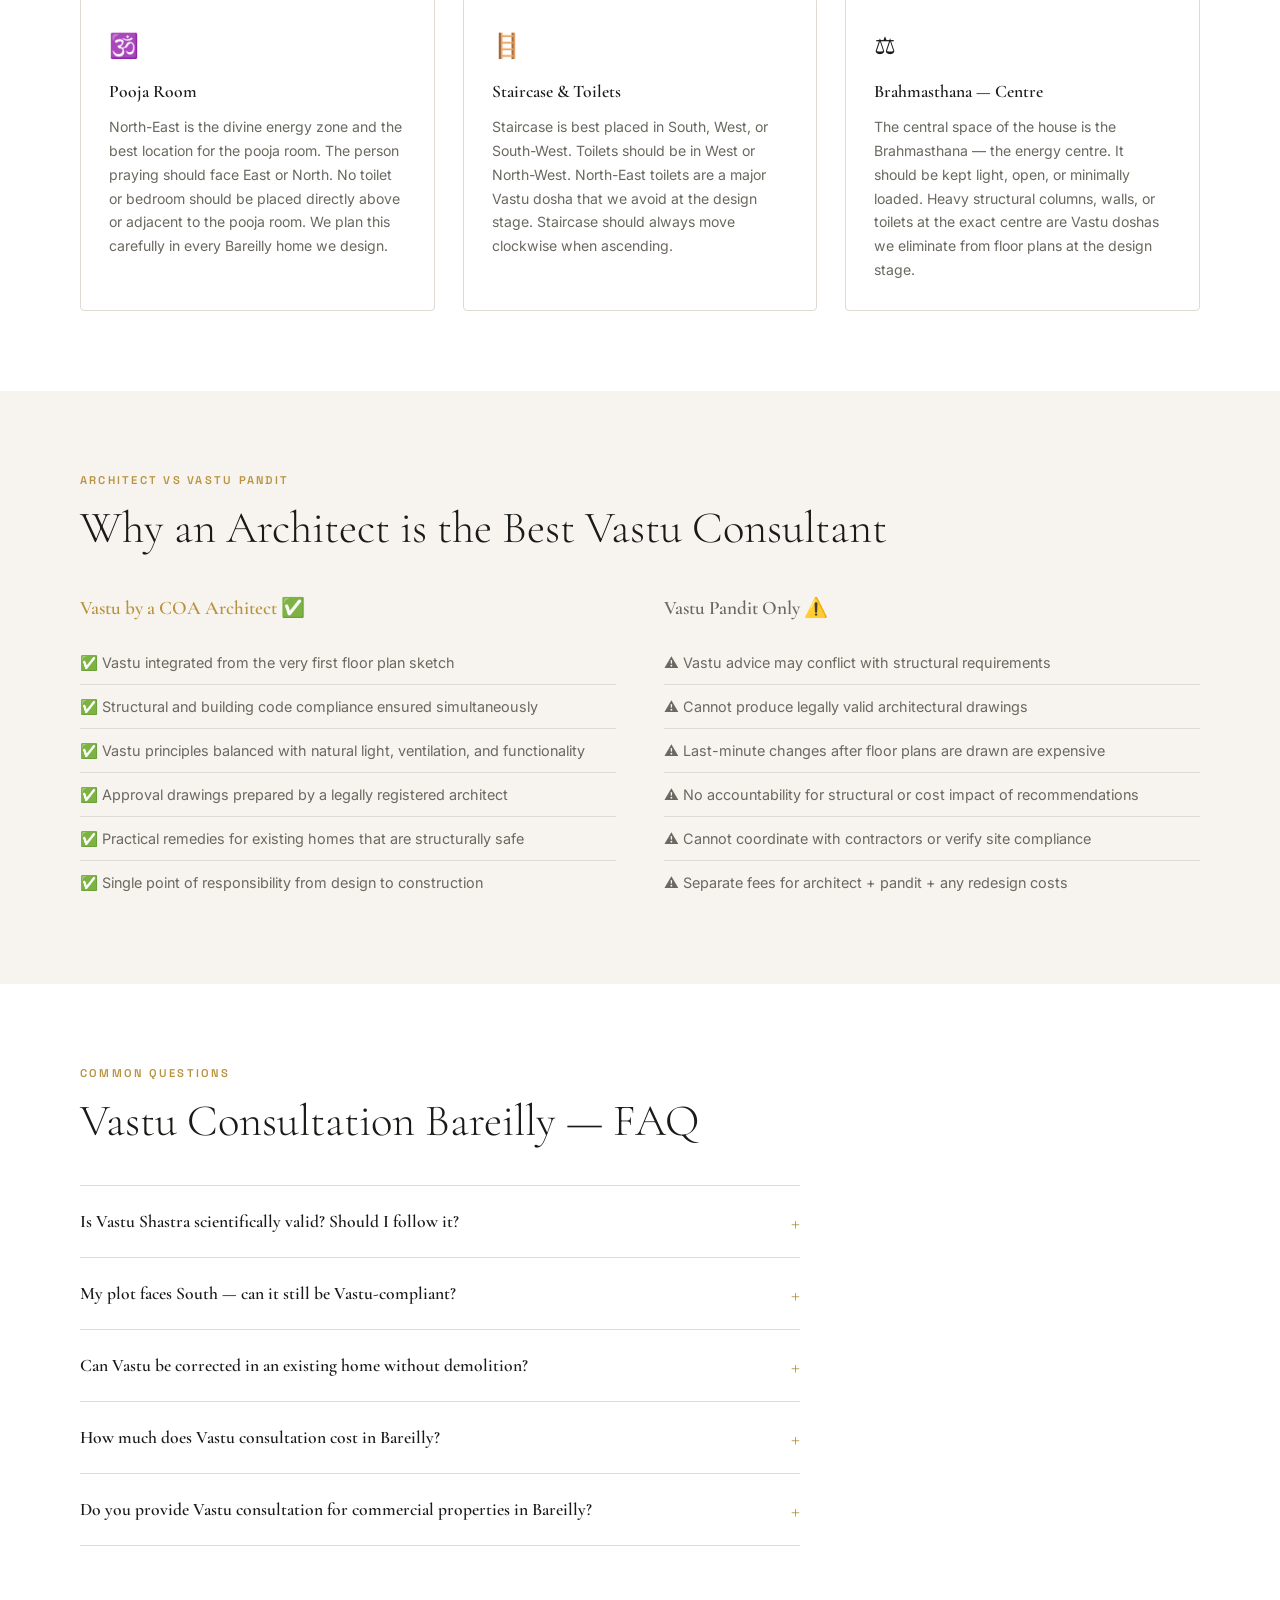
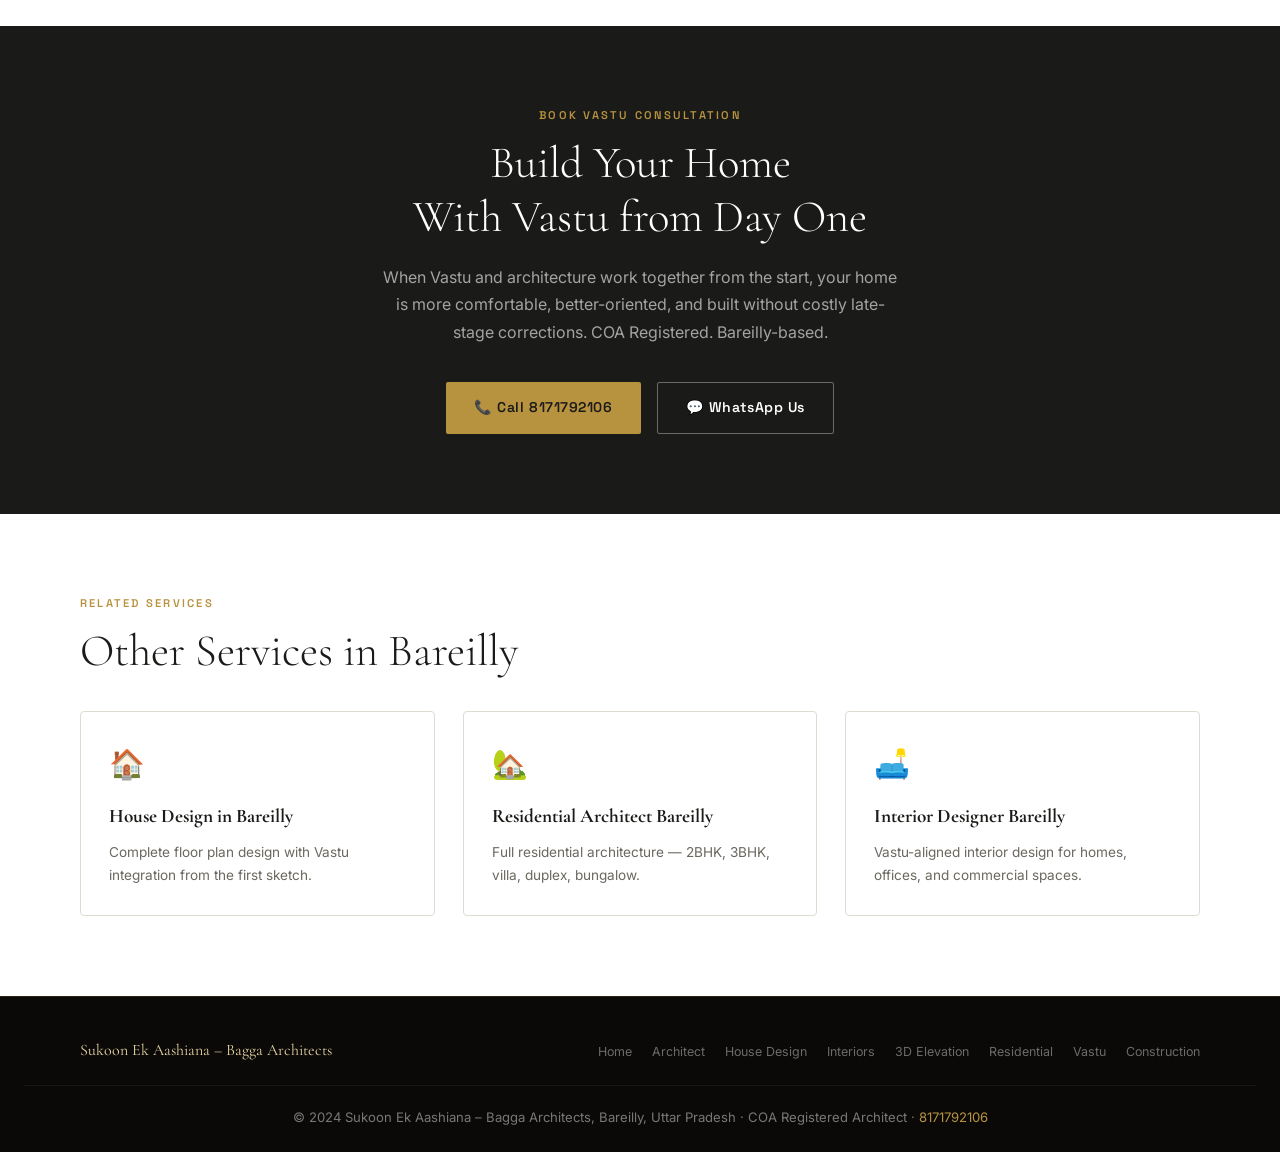
<file: vastu-consultant-bareilly.html>
<!DOCTYPE html>
<html lang="en">
<head>
  <meta charset="UTF-8" />
  <meta name="viewport" content="width=device-width, initial-scale=1.0" />
  <title>Vastu Consultant in Bareilly | Vastu for Home & Office | Bagga Architects</title>
  <meta name="description" content="Expert Vastu consultation in Bareilly by Ar. Jasmeet Singh (COA Registered Architect). Vastu for new homes, offices, renovation, and plot selection. Science-based Vastu integrated with modern design. Call 8171792106." />
  <meta name="keywords" content="Vastu consultant Bareilly, Vastu architect Bareilly, Vastu for home Bareilly, Vastu house plan Bareilly, Vastu shastra Bareilly, Vastu consultation Bareilly, best Vastu expert Bareilly, Vastu compliant house design Bareilly" />
  <link rel="canonical" href="https://jasmeet6003-a11y.github.io/baggaarchitects/vastu-consultant-bareilly.html" />
  <meta property="og:title" content="Vastu Consultant in Bareilly | Bagga Architects" />
  <meta property="og:description" content="Professional Vastu consultation by COA Registered Architect in Bareilly. Vastu for homes, offices, new construction & renovation. Integrated with modern design. Call 8171792106." />
  <meta property="og:url" content="https://jasmeet6003-a11y.github.io/baggaarchitects/vastu-consultant-bareilly.html" />
  <meta property="og:image" content="https://jasmeet6003-a11y.github.io/baggaarchitects/Image/project1.jpeg" />
  <meta name="robots" content="index, follow" />
  <meta name="geo.region" content="IN-UP" />
  <meta name="geo.placename" content="Bareilly" />

  <script type="application/ld+json">
  {
    "@context": "https://schema.org",
    "@type": "Service",
    "name": "Vastu Consultant in Bareilly",
    "description": "Professional Vastu Shastra consultation services in Bareilly by Ar. Jasmeet Singh. Vastu for new house construction, renovation, office, plot selection, and existing homes. Integrated with certified architectural design.",
    "provider": {
      "@type": "LocalBusiness",
      "name": "Sukoon Ek Aashiana – Bagga Architects",
      "telephone": "+918171792106",
      "address": {
        "@type": "PostalAddress",
        "addressLocality": "Bareilly",
        "addressRegion": "Uttar Pradesh",
        "addressCountry": "IN"
      }
    },
    "areaServed": {"@type": "City", "name": "Bareilly"},
    "serviceType": "Vastu Consultation and Vastu Architecture"
  }
  </script>
  <script type="application/ld+json">
  {
    "@context": "https://schema.org",
    "@type": "BreadcrumbList",
    "itemListElement": [
      {"@type": "ListItem", "position": 1, "name": "Home", "item": "https://jasmeet6003-a11y.github.io/baggaarchitects/"},
      {"@type": "ListItem", "position": 2, "name": "Vastu Consultant Bareilly", "item": "https://jasmeet6003-a11y.github.io/baggaarchitects/vastu-consultant-bareilly.html"}
    ]
  }
  </script>
  <script type="application/ld+json">
  {
    "@context": "https://schema.org",
    "@type": "FAQPage",
    "mainEntity": [
      {
        "@type": "Question",
        "name": "Why should a COA registered architect do Vastu consultation instead of a Vastu pandit?",
        "acceptedAnswer": {"@type": "Answer", "text": "A COA-registered architect who integrates Vastu gives you the best of both worlds: the design follows Vastu principles while remaining structurally sound, code-compliant, and functionally efficient. A Vastu pandit advises on directions but cannot draw construction drawings, ensure structural safety, or obtain municipal approvals. Ar. Jasmeet Singh at Bagga Architects integrates Vastu principles into certified architectural drawings from the very first sketch."}
      },
      {
        "@type": "Question",
        "name": "Can Vastu be applied to an existing home in Bareilly?",
        "acceptedAnswer": {"@type": "Answer", "text": "Yes. Vastu remedies can be applied to existing homes without major demolition. Some remedies involve simple repositioning of furniture, colour changes, mirror placement, or minor structural modifications. For significant Vastu corrections, we assess whether a wall or room function change is feasible and cost-effective for your specific situation in Bareilly."}
      },
      {
        "@type": "Question",
        "name": "What are the most important Vastu rules for a house in Bareilly?",
        "acceptedAnswer": {"@type": "Answer", "text": "Key Vastu principles for homes in Bareilly include: main entrance facing East, North, or North-East for positive energy; kitchen in the South-East (fire zone); master bedroom in the South-West for stability; pooja room in North-East; toilets in West or North-West; staircase in South, West, or South-West; no beams over sleeping areas; central courtyard (Brahmasthana) kept open. These are starting principles — actual application depends on your plot orientation and shape."}
      },
      {
        "@type": "Question",
        "name": "How much does Vastu consultation cost in Bareilly?",
        "acceptedAnswer": {"@type": "Answer", "text": "Vastu consultation fees at Bagga Architects in Bareilly depend on whether it is a standalone consultation or part of a full architectural design package. Standalone Vastu consultation for an existing home starts from ₹2,500–₹5,000. For new construction, Vastu planning is included as part of the residential architectural design service at no additional charge. Contact us at 8171792106 for details."}
      }
    ]
  }
  </script>

  <link rel="stylesheet" href="style.css" />
  <link rel="preconnect" href="https://fonts.googleapis.com" />
</head>
<body>

  <nav class="nav">
    <div class="nav__inner">
      <a href="index.html" class="nav__brand">
        <span class="nav__brand-name">Bagga Architects</span>
        <span class="nav__brand-sub">Sukoon Ek Aashiana · Bareilly</span>
      </a>
      <ul class="nav__links">
        <li><a href="index.html">Home</a></li>
        <li><a href="architect-in-bareilly.html">Architect</a></li>
        <li><a href="house-design-in-bareilly.html">House Design</a></li>
        <li><a href="interior-designer-in-bareilly.html">Interiors</a></li>
        <li><a href="3d-elevation-design-bareilly.html">3D Elevation</a></li>
        <li><a href="residential-architect-bareilly.html">Residential</a></li>
      </ul>
      <a href="tel:+918171792106" class="nav__cta">📞 Call Now</a>
      <button class="nav__hamburger" aria-label="Toggle menu"><span></span><span></span><span></span></button>
    </div>
  </nav>

  <nav class="breadcrumb" aria-label="Breadcrumb">
    <div class="breadcrumb__inner">
      <a href="index.html">Home</a> &rsaquo; <span>Vastu Consultant Bareilly</span>
    </div>
  </nav>

  <header class="hero" style="min-height:460px;">
    <div class="hero__inner">
      <p class="hero__eyebrow">Vastu-Integrated Architecture · Bareilly, Uttar Pradesh</p>
      <h1 class="hero__title">Vastu Consultant<br><em>in Bareilly</em></h1>
      <p class="hero__body">
        Vastu Shastra and modern architecture working together — not against each other. Ar. Jasmeet Singh provides expert Vastu consultation integrated with certified architectural design in Bareilly. Your home is designed for positive energy and practical living from the very first plan.
      </p>
      <div class="hero__actions">
        <a href="tel:+918171792106" class="btn-primary">📞 Call 8171792106</a>
        <a href="https://wa.me/918171792106" class="btn-outline" target="_blank" rel="noopener">💬 WhatsApp</a>
      </div>
    </div>
  </header>

  <div class="trust-bar">
    <div class="trust-bar__inner">
      <span class="trust-bar__item">COA Registered Architect</span>
      <span class="trust-bar__item">Vastu from First Sketch</span>
      <span class="trust-bar__item">New Construction &amp; Renovation</span>
      <span class="trust-bar__item">Modern + Vastu Balance</span>
      <span class="trust-bar__item">Bareilly &amp; Surrounding Districts</span>
    </div>
  </div>

  <!-- INTRO -->
  <section class="section section--alt">
    <div class="section__inner">
      <div style="max-width:760px;">
        <span class="section__label">Vastu &amp; Architecture Together</span>
        <h2 class="section__title">The Right Way to Apply Vastu in Bareilly</h2>
        <div class="divider"></div>
        <p style="color:var(--muted);line-height:1.8;margin-bottom:16px;font-size:1.02rem;">
          Most families in Bareilly want a Vastu-compliant home — but getting Vastu right is harder than it seems. Many homeowners consult a Vastu pandit separately from their architect, leading to conflicting advice, last-minute design changes, costly demolition, or Vastu principles that are added as an afterthought with minimal real impact.
        </p>
        <p style="color:var(--muted);line-height:1.8;margin-bottom:16px;">
          At Bagga Architects, Vastu planning is not a separate service — it is built into every residential design from the <strong>very first floor plan sketch</strong>. <strong>Ar. Jasmeet Singh</strong> combines a deep understanding of Vastu Shastra principles with a COA-registered architect's technical knowledge of structure, construction, and municipal building bylaws.
        </p>
        <p style="color:var(--muted);line-height:1.8;margin-bottom:28px;">
          The result is a home where room orientations, entrance directions, kitchen placement, staircase position, and room proportions all follow Vastu principles — while also being <strong>structurally efficient, functionally excellent, and legally approvable</strong> in Bareilly. No compromises. No conflicts. No expensive corrections later.
        </p>
        <div style="display:flex;gap:16px;flex-wrap:wrap;">
          <a href="tel:+918171792106" class="btn-primary">Book Vastu Consultation</a>
          <a href="residential-architect-bareilly.html" class="btn-outline" style="color:var(--ink);border-color:var(--border);">Residential Design →</a>
        </div>
      </div>
    </div>
  </section>

  <!-- VASTU SERVICES -->
  <section class="section">
    <div class="section__inner">
      <span class="section__label">Vastu Services</span>
      <h2 class="section__title">Vastu Consultation Services in Bareilly</h2>
      <p class="section__lead">Vastu guidance for every stage of your home or office project.</p>
      <div class="grid-3">
        <article class="svc-card">
          <span class="svc-card__icon">🏠</span>
          <h3 class="svc-card__title">Vastu for New House Design</h3>
          <p class="svc-card__text">Complete Vastu-integrated floor planning for new homes in Bareilly. Plot orientation analysed, all rooms placed according to Vastu directions, main entrance facing the ideal direction. Included in every residential design package.</p>
        </article>
        <article class="svc-card">
          <span class="svc-card__icon">🧭</span>
          <h3 class="svc-card__title">Plot Selection &amp; Vastu Analysis</h3>
          <p class="svc-card__text">Buying a new plot in Bareilly? We assess plot shape, road facing, corner plot advantages, cut corners (Vastu doshas), slope, and surroundings before you purchase. Helps avoid costly mistakes at the very start.</p>
        </article>
        <article class="svc-card">
          <span class="svc-card__icon">🔄</span>
          <h3 class="svc-card__title">Vastu for Existing Homes</h3>
          <p class="svc-card__text">Analysis of your current home's Vastu compliance with practical, cost-effective remedies. We distinguish between major structural corrections (if truly needed) and simple remedies like repositioning furniture, colours, and mirrors.</p>
        </article>
        <article class="svc-card">
          <span class="svc-card__icon">🏢</span>
          <h3 class="svc-card__title">Vastu for Offices &amp; Shops</h3>
          <p class="svc-card__text">Vastu for commercial spaces in Bareilly — office layouts, reception placement, owner cabin direction, cash counter position, staff seating, and entrance orientation for prosperity and productivity.</p>
        </article>
        <article class="svc-card">
          <span class="svc-card__icon">🏥</span>
          <h3 class="svc-card__title">Vastu for Clinics &amp; Hospitals</h3>
          <p class="svc-card__text">Specific Vastu guidelines for medical facilities — doctor's chamber direction, waiting area placement, pharmacy position, OT orientation, and overall energy flow that supports healing environments.</p>
        </article>
        <article class="svc-card">
          <span class="svc-card__icon">🛠️</span>
          <h3 class="svc-card__title">Renovation Vastu Planning</h3>
          <p class="svc-card__text">Renovating an existing home or office in Bareilly? We assess which proposed changes are Vastu-positive and which might create doshas, so your renovation improves both aesthetics and energy alignment simultaneously.</p>
        </article>
      </div>
    </div>
  </section>

  <!-- VASTU PRINCIPLES — high value educational content -->
  <section class="section section--alt">
    <div class="section__inner">
      <span class="section__label">Vastu Fundamentals</span>
      <h2 class="section__title">Key Vastu Guidelines for Homes in Bareilly</h2>
      <p style="color:var(--muted);line-height:1.8;max-width:700px;margin-bottom:36px;">
        Vastu Shastra is an ancient Indian science of spatial design rooted in the directional influence of sun, wind, and natural energy. Here are the core Vastu principles that Bagga Architects applies to every residential project in Bareilly.
      </p>
      <div class="grid-3">
        <article class="card" style="padding:28px;">
          <div style="font-size:1.5rem;margin-bottom:10px;">🚪</div>
          <h3 style="font-family:var(--display);font-size:1.1rem;font-weight:600;margin-bottom:8px;">Main Entrance Direction</h3>
          <p style="font-size:0.88rem;color:var(--muted);line-height:1.7;">North, East, or North-East facing entrances are ideal. East-facing entrances receive morning sunlight and fresh energy. North is associated with financial growth. The main door should be the largest and most prominent opening in the house.</p>
        </article>
        <article class="card" style="padding:28px;">
          <div style="font-size:1.5rem;margin-bottom:10px;">🍳</div>
          <h3 style="font-family:var(--display);font-size:1.1rem;font-weight:600;margin-bottom:8px;">Kitchen Placement</h3>
          <p style="font-size:0.88rem;color:var(--muted);line-height:1.7;">South-East corner is the fire zone and the ideal position for the kitchen. When cooking, the person should ideally face East. North-West is the second-best position. Kitchen in South, West, or North-East creates Vastu doshas that our designs carefully avoid.</p>
        </article>
        <article class="card" style="padding:28px;">
          <div style="font-size:1.5rem;margin-bottom:10px;">🛏️</div>
          <h3 style="font-family:var(--display);font-size:1.1rem;font-weight:600;margin-bottom:8px;">Master Bedroom</h3>
          <p style="font-size:0.88rem;color:var(--muted);line-height:1.7;">South-West is the best location for the master bedroom — it is the earth element zone associated with stability and grounding. The head of the bed should point South or East. No beam should cross directly over the bed in the sleeping position.</p>
        </article>
        <article class="card" style="padding:28px;">
          <div style="font-size:1.5rem;margin-bottom:10px;">🕉️</div>
          <h3 style="font-family:var(--display);font-size:1.1rem;font-weight:600;margin-bottom:8px;">Pooja Room</h3>
          <p style="font-size:0.88rem;color:var(--muted);line-height:1.7;">North-East is the divine energy zone and the best location for the pooja room. The person praying should face East or North. No toilet or bedroom should be placed directly above or adjacent to the pooja room. We plan this carefully in every Bareilly home we design.</p>
        </article>
        <article class="card" style="padding:28px;">
          <div style="font-size:1.5rem;margin-bottom:10px;">🪜</div>
          <h3 style="font-family:var(--display);font-size:1.1rem;font-weight:600;margin-bottom:8px;">Staircase &amp; Toilets</h3>
          <p style="font-size:0.88rem;color:var(--muted);line-height:1.7;">Staircase is best placed in South, West, or South-West. Toilets should be in West or North-West. North-East toilets are a major Vastu dosha that we avoid at the design stage. Staircase should always move clockwise when ascending.</p>
        </article>
        <article class="card" style="padding:28px;">
          <div style="font-size:1.5rem;margin-bottom:10px;">⚖️</div>
          <h3 style="font-family:var(--display);font-size:1.1rem;font-weight:600;margin-bottom:8px;">Brahmasthana — Centre</h3>
          <p style="font-size:0.88rem;color:var(--muted);line-height:1.7;">The central space of the house is the Brahmasthana — the energy centre. It should be kept light, open, or minimally loaded. Heavy structural columns, walls, or toilets at the exact centre are Vastu doshas we eliminate from floor plans at the design stage.</p>
        </article>
      </div>
    </div>
  </section>

  <!-- WHY ARCHITECT FOR VASTU -->
  <section class="section">
    <div class="section__inner">
      <span class="section__label">Architect vs Vastu Pandit</span>
      <h2 class="section__title">Why an Architect is the Best Vastu Consultant</h2>
      <div style="display:grid;grid-template-columns:1fr 1fr;gap:48px;margin-top:36px;align-items:start;" class="two-col-stack">
        <div>
          <h3 style="font-family:var(--display);font-size:1.2rem;font-weight:600;margin-bottom:16px;color:var(--gold);">Vastu by a COA Architect ✅</h3>
          <ul style="list-style:none;padding:0;margin:0;">
            <li style="padding:10px 0;border-bottom:1px solid var(--border);font-size:0.9rem;color:var(--muted);line-height:1.6;">✅ Vastu integrated from the very first floor plan sketch</li>
            <li style="padding:10px 0;border-bottom:1px solid var(--border);font-size:0.9rem;color:var(--muted);line-height:1.6;">✅ Structural and building code compliance ensured simultaneously</li>
            <li style="padding:10px 0;border-bottom:1px solid var(--border);font-size:0.9rem;color:var(--muted);line-height:1.6;">✅ Vastu principles balanced with natural light, ventilation, and functionality</li>
            <li style="padding:10px 0;border-bottom:1px solid var(--border);font-size:0.9rem;color:var(--muted);line-height:1.6;">✅ Approval drawings prepared by a legally registered architect</li>
            <li style="padding:10px 0;border-bottom:1px solid var(--border);font-size:0.9rem;color:var(--muted);line-height:1.6;">✅ Practical remedies for existing homes that are structurally safe</li>
            <li style="padding:10px 0;font-size:0.9rem;color:var(--muted);line-height:1.6;">✅ Single point of responsibility from design to construction</li>
          </ul>
        </div>
        <div>
          <h3 style="font-family:var(--display);font-size:1.2rem;font-weight:600;margin-bottom:16px;color:var(--muted);">Vastu Pandit Only ⚠️</h3>
          <ul style="list-style:none;padding:0;margin:0;">
            <li style="padding:10px 0;border-bottom:1px solid var(--border);font-size:0.9rem;color:var(--muted);line-height:1.6;">⚠️ Vastu advice may conflict with structural requirements</li>
            <li style="padding:10px 0;border-bottom:1px solid var(--border);font-size:0.9rem;color:var(--muted);line-height:1.6;">⚠️ Cannot produce legally valid architectural drawings</li>
            <li style="padding:10px 0;border-bottom:1px solid var(--border);font-size:0.9rem;color:var(--muted);line-height:1.6;">⚠️ Last-minute changes after floor plans are drawn are expensive</li>
            <li style="padding:10px 0;border-bottom:1px solid var(--border);font-size:0.9rem;color:var(--muted);line-height:1.6;">⚠️ No accountability for structural or cost impact of recommendations</li>
            <li style="padding:10px 0;border-bottom:1px solid var(--border);font-size:0.9rem;color:var(--muted);line-height:1.6;">⚠️ Cannot coordinate with contractors or verify site compliance</li>
            <li style="padding:10px 0;font-size:0.9rem;color:var(--muted);line-height:1.6;">⚠️ Separate fees for architect + pandit + any redesign costs</li>
          </ul>
        </div>
      </div>
    </div>
  </section>

  <!-- FAQ -->
  <section class="section section--alt">
    <div class="section__inner">
      <span class="section__label">Common Questions</span>
      <h2 class="section__title">Vastu Consultation Bareilly — FAQ</h2>
      <div style="max-width:720px;margin-top:36px;">
        <ul class="faq-list" aria-label="Vastu consultation FAQ">
          <li class="faq-item">
            <button class="faq-q" aria-expanded="false">Is Vastu Shastra scientifically valid? Should I follow it?</button>
            <div class="faq-a" role="region">
              <p>Vastu Shastra is an ancient Indian spatial design system with many principles that align with good passive design — East-facing entrances receive morning sun, North-East open spaces allow cooler airflow, South-West rooms stay warmer. Whether you believe in the metaphysical aspects or not, following Vastu principles often produces better-oriented, more comfortable homes. At Bagga Architects, we apply Vastu in a rational, practical way that always serves the occupants' physical wellbeing alongside any spiritual beliefs.</p>
            </div>
          </li>
          <li class="faq-item">
            <button class="faq-q" aria-expanded="false">My plot faces South — can it still be Vastu-compliant?</button>
            <div class="faq-a" role="region">
              <p>Yes. South-facing plots can be made Vastu-compliant with the right design approach. While North and East-facing plots are generally considered more auspicious, a skilled architect can plan a South-facing home with proper entrance positioning, room orientations, and structural layout that follows Vastu principles. Many successful homes in Bareilly are South-facing. Contact us to discuss your specific plot situation.</p>
            </div>
          </li>
          <li class="faq-item">
            <button class="faq-q" aria-expanded="false">Can Vastu be corrected in an existing home without demolition?</button>
            <div class="faq-a" role="region">
              <p>Yes. Many Vastu issues in existing homes can be corrected without major demolition. Simple remedies include repositioning furniture and beds, adding mirrors or crystals in specific locations, colour changes on walls, blocking certain openings, adding plants in Vastu-positive directions, and changing the position of functional items like the gas stove. Structural changes are only recommended when the functional and Vastu impact truly justifies the cost.</p>
            </div>
          </li>
          <li class="faq-item">
            <button class="faq-q" aria-expanded="false">How much does Vastu consultation cost in Bareilly?</button>
            <div class="faq-a" role="region">
              <p>For new construction projects, Vastu planning is included as part of the residential architectural design service at Bagga Architects. For standalone Vastu consultation for an existing home or office in Bareilly, fees start from ₹2,500 for a basic analysis and written report. A full on-site consultation with detailed room-by-room recommendations starts from ₹5,000. Contact us at 8171792106 for a quote specific to your needs.</p>
            </div>
          </li>
          <li class="faq-item">
            <button class="faq-q" aria-expanded="false">Do you provide Vastu consultation for commercial properties in Bareilly?</button>
            <div class="faq-a" role="region">
              <p>Yes. We provide Vastu consultation for shops, offices, clinics, nursing homes, hotels, and other commercial properties in Bareilly and surrounding districts. Commercial Vastu covers entrance orientation, owner's cabin direction, cash counter placement, reception design, staff seating arrangements, and overall energy flow to support business growth and employee wellbeing.</p>
            </div>
          </li>
        </ul>
      </div>
    </div>
  </section>

  <!-- CONTACT CTA -->
  <section class="section section--dark">
    <div class="section__inner text-center">
      <span class="section__label">Book Vastu Consultation</span>
      <h2 class="section__title" style="color:var(--white);">Build Your Home<br>With Vastu from Day One</h2>
      <p style="color:rgba(255,255,255,0.6);margin:16px auto 36px;max-width:520px;">When Vastu and architecture work together from the start, your home is more comfortable, better-oriented, and built without costly late-stage corrections. COA Registered. Bareilly-based.</p>
      <div style="display:flex;gap:16px;justify-content:center;flex-wrap:wrap;">
        <a href="tel:+918171792106" class="btn-primary">📞 Call 8171792106</a>
        <a href="https://wa.me/918171792106" class="btn-outline" target="_blank" rel="noopener">💬 WhatsApp Us</a>
      </div>
    </div>
  </section>

  <!-- RELATED PAGES -->
  <section class="section section--alt">
    <div class="section__inner">
      <span class="section__label">Related Services</span>
      <h2 class="section__title">Other Services in Bareilly</h2>
      <div class="grid-3" style="margin-top:32px;">
        <a href="house-design-in-bareilly.html" class="card" style="display:block;padding:28px;text-decoration:none;">
          <span style="font-size:1.8rem;display:block;margin-bottom:12px;">🏠</span>
          <h3 style="font-family:var(--display);font-size:1.2rem;margin-bottom:8px;">House Design in Bareilly</h3>
          <p style="font-size:0.85rem;color:var(--muted);">Complete floor plan design with Vastu integration from the first sketch.</p>
        </a>
        <a href="residential-architect-bareilly.html" class="card" style="display:block;padding:28px;text-decoration:none;">
          <span style="font-size:1.8rem;display:block;margin-bottom:12px;">🏡</span>
          <h3 style="font-family:var(--display);font-size:1.2rem;margin-bottom:8px;">Residential Architect Bareilly</h3>
          <p style="font-size:0.85rem;color:var(--muted);">Full residential architecture — 2BHK, 3BHK, villa, duplex, bungalow.</p>
        </a>
        <a href="interior-designer-in-bareilly.html" class="card" style="display:block;padding:28px;text-decoration:none;">
          <span style="font-size:1.8rem;display:block;margin-bottom:12px;">🛋️</span>
          <h3 style="font-family:var(--display);font-size:1.2rem;margin-bottom:8px;">Interior Designer Bareilly</h3>
          <p style="font-size:0.85rem;color:var(--muted);">Vastu-aligned interior design for homes, offices, and commercial spaces.</p>
        </a>
      </div>
    </div>
  </section>

  <footer class="footer" role="contentinfo">
    <div class="footer__inner">
      <span class="footer__brand">Sukoon Ek Aashiana – Bagga Architects</span>
      <ul class="footer__links">
        <li><a href="index.html">Home</a></li>
        <li><a href="architect-in-bareilly.html">Architect</a></li>
        <li><a href="house-design-in-bareilly.html">House Design</a></li>
        <li><a href="interior-designer-in-bareilly.html">Interiors</a></li>
        <li><a href="3d-elevation-design-bareilly.html">3D Elevation</a></li>
        <li><a href="residential-architect-bareilly.html">Residential</a></li>
        <li><a href="vastu-consultant-bareilly.html">Vastu</a></li>
        <li><a href="construction-consultancy-bareilly.html">Construction</a></li>
      </ul>
    </div>
    <div class="footer__copy">
      © 2024 Sukoon Ek Aashiana – Bagga Architects, Bareilly, Uttar Pradesh · COA Registered Architect · <a href="tel:+918171792106" style="color:var(--gold);">8171792106</a>
    </div>
  </footer>

  <a href="https://wa.me/918171792106" class="wa-float" target="_blank" rel="noopener" aria-label="Chat on WhatsApp">💬</a>
  <script src="script.js"></script>
</body>
</html>
</file>
<file: style.css>
/* ============================================
   BAGGA ARCHITECTS — Global Stylesheet
   Sukoon Ek Aashiana | Bareilly
   ============================================ */

@import url('https://fonts.googleapis.com/css2?family=Cormorant+Garamond:ital,wght@0,300;0,400;0,600;1,300&family=Inter:wght@300;400;500;600&family=Space+Grotesk:wght@400;500;700&display=swap');

/* === TOKENS === */
:root {
  --ink:       #1a1a18;
  --warm:      #f7f4ef;
  --gold:      #b8933f;
  --gold-lt:   #e8d5a3;
  --muted:     #6b6860;
  --border:    #e0dbd2;
  --white:     #ffffff;
  --hero-bg:   #0f0e0c;

  --display: 'Cormorant Garamond', Georgia, serif;
  --body:    'Inter', system-ui, sans-serif;
  --ui:      'Space Grotesk', system-ui, sans-serif;

  --max: 1120px;
  --section-pad: 80px 24px;
}

/* === RESET === */
*, *::before, *::after { box-sizing: border-box; margin: 0; padding: 0; }
html { scroll-behavior: smooth; -webkit-text-size-adjust: 100%; }
body {
  font-family: var(--body);
  font-size: 16px;
  line-height: 1.7;
  color: var(--ink);
  background: var(--warm);
}
img { max-width: 100%; height: auto; display: block; }
a { color: inherit; text-decoration: none; }

/* === NAVIGATION === */
.nav {
  position: sticky;
  top: 0;
  z-index: 100;
  background: rgba(15,14,12,0.96);
  backdrop-filter: blur(8px);
  border-bottom: 1px solid rgba(184,147,63,0.25);
  padding: 0 24px;
}
.nav__inner {
  max-width: var(--max);
  margin: 0 auto;
  display: flex;
  align-items: center;
  justify-content: space-between;
  height: 64px;
  gap: 24px;
}
.nav__brand {
  display: flex;
  flex-direction: column;
  line-height: 1.1;
}
.nav__brand-name {
  font-family: var(--display);
  font-size: 1.15rem;
  font-weight: 600;
  color: var(--gold-lt);
  letter-spacing: 0.04em;
}
.nav__brand-sub {
  font-family: var(--ui);
  font-size: 0.62rem;
  color: rgba(255,255,255,0.45);
  letter-spacing: 0.12em;
  text-transform: uppercase;
}
.nav__links {
  display: flex;
  gap: 28px;
  list-style: none;
}
.nav__links a {
  font-family: var(--ui);
  font-size: 0.82rem;
  font-weight: 500;
  color: rgba(255,255,255,0.7);
  letter-spacing: 0.05em;
  text-transform: uppercase;
  transition: color 0.2s;
}
.nav__links a:hover,
.nav__links a.active { color: var(--gold); }
.nav__cta {
  font-family: var(--ui);
  font-size: 0.8rem;
  font-weight: 600;
  color: var(--ink);
  background: var(--gold);
  padding: 9px 20px;
  border-radius: 2px;
  letter-spacing: 0.04em;
  white-space: nowrap;
  transition: background 0.2s;
  flex-shrink: 0;
}
.nav__cta:hover { background: #a07c30; }

/* Mobile nav */
.nav__hamburger {
  display: none;
  flex-direction: column;
  gap: 5px;
  background: none;
  border: none;
  cursor: pointer;
  padding: 4px;
}
.nav__hamburger span {
  width: 24px; height: 2px;
  background: rgba(255,255,255,0.8);
  border-radius: 2px;
  transition: 0.3s;
}

/* === HERO — GLOBAL === */
.hero {
  background: var(--hero-bg);
  min-height: 560px;
  display: flex;
  align-items: center;
  position: relative;
  overflow: hidden;
  padding: 80px 24px;
}
.hero::before {
  content: '';
  position: absolute;
  inset: 0;
  background: url('Image/project1.jpeg') center/cover no-repeat;
  opacity: 0.22;
}
.hero__inner {
  position: relative;
  max-width: var(--max);
  margin: 0 auto;
  width: 100%;
}
.hero__eyebrow {
  font-family: var(--ui);
  font-size: 0.72rem;
  font-weight: 500;
  letter-spacing: 0.2em;
  text-transform: uppercase;
  color: var(--gold);
  margin-bottom: 18px;
}
.hero__title {
  font-family: var(--display);
  font-size: clamp(2.4rem, 5.5vw, 4rem);
  font-weight: 300;
  color: var(--white);
  line-height: 1.15;
  max-width: 700px;
  margin-bottom: 20px;
}
.hero__title em {
  font-style: italic;
  color: var(--gold-lt);
}
.hero__body {
  font-family: var(--body);
  font-size: 1.05rem;
  color: rgba(255,255,255,0.72);
  max-width: 560px;
  margin-bottom: 36px;
  line-height: 1.75;
}
.hero__actions {
  display: flex;
  gap: 16px;
  flex-wrap: wrap;
}
.btn-primary {
  display: inline-flex;
  align-items: center;
  gap: 8px;
  font-family: var(--ui);
  font-size: 0.88rem;
  font-weight: 600;
  background: var(--gold);
  color: var(--ink);
  padding: 14px 28px;
  border-radius: 2px;
  letter-spacing: 0.04em;
  transition: background 0.2s, transform 0.15s;
}
.btn-primary:hover { background: #a07c30; transform: translateY(-1px); }
.btn-outline {
  display: inline-flex;
  align-items: center;
  gap: 8px;
  font-family: var(--ui);
  font-size: 0.88rem;
  font-weight: 600;
  background: transparent;
  color: var(--white);
  padding: 13px 28px;
  border: 1px solid rgba(255,255,255,0.35);
  border-radius: 2px;
  letter-spacing: 0.04em;
  transition: border-color 0.2s, background 0.2s;
}
.btn-outline:hover { border-color: var(--gold); background: rgba(184,147,63,0.08); }

/* === TRUST BAR === */
.trust-bar {
  background: var(--ink);
  padding: 18px 24px;
  border-bottom: 1px solid rgba(184,147,63,0.2);
}
.trust-bar__inner {
  max-width: var(--max);
  margin: 0 auto;
  display: flex;
  gap: 32px;
  flex-wrap: wrap;
  justify-content: center;
}
.trust-bar__item {
  font-family: var(--ui);
  font-size: 0.78rem;
  font-weight: 500;
  letter-spacing: 0.06em;
  text-transform: uppercase;
  color: rgba(255,255,255,0.55);
  display: flex;
  align-items: center;
  gap: 8px;
}
.trust-bar__item::before {
  content: '✦';
  color: var(--gold);
  font-size: 0.6rem;
}

/* === SECTIONS === */
.section {
  padding: var(--section-pad);
}
.section--alt { background: var(--white); }
.section--dark { background: var(--ink); color: var(--white); }
.section__inner {
  max-width: var(--max);
  margin: 0 auto;
}
.section__label {
  font-family: var(--ui);
  font-size: 0.7rem;
  font-weight: 600;
  letter-spacing: 0.2em;
  text-transform: uppercase;
  color: var(--gold);
  margin-bottom: 12px;
  display: block;
}
.section__title {
  font-family: var(--display);
  font-size: clamp(1.9rem, 3.5vw, 2.8rem);
  font-weight: 300;
  line-height: 1.2;
  margin-bottom: 20px;
}
.section--dark .section__title { color: var(--white); }
.section__lead {
  font-size: 1.05rem;
  color: var(--muted);
  max-width: 620px;
  line-height: 1.75;
  margin-bottom: 48px;
}
.section--dark .section__lead { color: rgba(255,255,255,0.6); }

/* === GRID LAYOUTS === */
.grid-2 {
  display: grid;
  grid-template-columns: repeat(2, 1fr);
  gap: 32px;
}
.grid-3 {
  display: grid;
  grid-template-columns: repeat(3, 1fr);
  gap: 28px;
}
.grid-4 {
  display: grid;
  grid-template-columns: repeat(4, 1fr);
  gap: 20px;
}

/* === CARD COMPONENTS === */
.card {
  background: var(--white);
  border: 1px solid var(--border);
  border-radius: 4px;
  overflow: hidden;
  transition: box-shadow 0.25s, transform 0.2s;
}
.card:hover {
  box-shadow: 0 8px 32px rgba(0,0,0,0.09);
  transform: translateY(-2px);
}
.card__img {
  width: 100%; aspect-ratio: 4/3;
  object-fit: cover;
}
.card__body { padding: 20px; }
.card__label {
  font-family: var(--ui);
  font-size: 0.68rem;
  font-weight: 600;
  letter-spacing: 0.15em;
  text-transform: uppercase;
  color: var(--gold);
  margin-bottom: 8px;
  display: block;
}
.card__title {
  font-family: var(--display);
  font-size: 1.25rem;
  font-weight: 600;
  margin-bottom: 8px;
}
.card__text {
  font-size: 0.9rem;
  color: var(--muted);
  line-height: 1.65;
}

/* === SERVICE CARD === */
.svc-card {
  padding: 32px 28px;
  border: 1px solid var(--border);
  border-radius: 4px;
  background: var(--warm);
  transition: border-color 0.2s, background 0.2s;
}
.svc-card:hover {
  border-color: var(--gold);
  background: var(--white);
}
.svc-card__icon {
  font-size: 1.8rem;
  margin-bottom: 16px;
  display: block;
}
.svc-card__title {
  font-family: var(--display);
  font-size: 1.2rem;
  font-weight: 600;
  margin-bottom: 10px;
}
.svc-card__text {
  font-size: 0.88rem;
  color: var(--muted);
  line-height: 1.65;
}

/* === STAT ROW === */
.stats-row {
  display: grid;
  grid-template-columns: repeat(4, 1fr);
  gap: 1px;
  background: var(--border);
  border: 1px solid var(--border);
  border-radius: 4px;
  overflow: hidden;
  margin: 48px 0;
}
.stat {
  background: var(--white);
  padding: 28px 20px;
  text-align: center;
}
.stat__num {
  font-family: var(--display);
  font-size: 2.4rem;
  font-weight: 600;
  color: var(--gold);
  display: block;
  line-height: 1;
  margin-bottom: 6px;
}
.stat__label {
  font-family: var(--ui);
  font-size: 0.75rem;
  font-weight: 500;
  letter-spacing: 0.08em;
  text-transform: uppercase;
  color: var(--muted);
}

/* === FAQ === */
.faq-list { list-style: none; border-top: 1px solid var(--border); }
.faq-item { border-bottom: 1px solid var(--border); }
.faq-q {
  width: 100%;
  background: none;
  border: none;
  text-align: left;
  cursor: pointer;
  padding: 22px 0;
  font-family: var(--display);
  font-size: 1.1rem;
  font-weight: 600;
  color: var(--ink);
  display: flex;
  justify-content: space-between;
  align-items: center;
  gap: 16px;
  transition: color 0.2s;
}
.faq-q:hover { color: var(--gold); }
.faq-q::after {
  content: '+';
  font-size: 1.4rem;
  font-weight: 300;
  color: var(--gold);
  flex-shrink: 0;
  transition: transform 0.25s;
}
.faq-item.open .faq-q::after { transform: rotate(45deg); }
.faq-a {
  max-height: 0;
  overflow: hidden;
  transition: max-height 0.35s ease;
}
.faq-item.open .faq-a { max-height: 400px; }
.faq-a p {
  font-size: 0.95rem;
  color: var(--muted);
  line-height: 1.75;
  padding-bottom: 22px;
}

/* === ABOUT SPLIT === */
.about-split {
  display: grid;
  grid-template-columns: 1fr 1fr;
  gap: 60px;
  align-items: center;
}
.about-split__img {
  aspect-ratio: 3/4;
  object-fit: cover;
  border-radius: 4px;
}
.cred-list {
  list-style: none;
  margin-top: 24px;
}
.cred-list li {
  display: flex;
  gap: 12px;
  align-items: flex-start;
  padding: 10px 0;
  border-bottom: 1px solid var(--border);
  font-size: 0.9rem;
  color: var(--muted);
}
.cred-list li::before {
  content: '→';
  color: var(--gold);
  flex-shrink: 0;
  margin-top: 2px;
}

/* === CONTACT SECTION === */
.contact-grid {
  display: grid;
  grid-template-columns: 1fr 1fr;
  gap: 48px;
  align-items: start;
}
.contact-item {
  display: flex;
  gap: 16px;
  align-items: flex-start;
  margin-bottom: 28px;
}
.contact-item__icon {
  width: 40px; height: 40px;
  border-radius: 50%;
  background: rgba(184,147,63,0.15);
  display: flex; align-items: center; justify-content: center;
  font-size: 1rem;
  flex-shrink: 0;
}
.contact-item__label {
  font-family: var(--ui);
  font-size: 0.7rem;
  font-weight: 600;
  letter-spacing: 0.12em;
  text-transform: uppercase;
  color: var(--gold);
  margin-bottom: 4px;
}
.contact-item__val {
  font-family: var(--display);
  font-size: 1.1rem;
  color: var(--white);
}
.contact-item__val a { color: var(--white); }
.contact-item__val a:hover { color: var(--gold-lt); }
.map-embed {
  border-radius: 4px;
  overflow: hidden;
  border: 1px solid rgba(255,255,255,0.1);
}
.map-embed iframe { width: 100%; height: 280px; border: none; display: block; }

/* === FOOTER === */
.footer {
  background: #0a0908;
  border-top: 1px solid rgba(184,147,63,0.2);
  padding: 40px 24px 24px;
  color: rgba(255,255,255,0.45);
  font-size: 0.82rem;
}
.footer__inner {
  max-width: var(--max);
  margin: 0 auto;
  display: flex;
  justify-content: space-between;
  align-items: center;
  gap: 20px;
  flex-wrap: wrap;
}
.footer__brand {
  font-family: var(--display);
  font-size: 1rem;
  color: var(--gold-lt);
}
.footer__links {
  display: flex;
  gap: 20px;
  list-style: none;
}
.footer__links a {
  color: rgba(255,255,255,0.4);
  font-size: 0.78rem;
  transition: color 0.2s;
}
.footer__links a:hover { color: var(--gold); }
.footer__copy { margin-top: 20px; text-align: center; padding-top: 20px; border-top: 1px solid rgba(255,255,255,0.06); }

/* === BREADCRUMB === */
.breadcrumb {
  background: var(--ink);
  padding: 10px 24px;
  border-bottom: 1px solid rgba(184,147,63,0.12);
}
.breadcrumb__inner {
  max-width: var(--max);
  margin: 0 auto;
  font-family: var(--ui);
  font-size: 0.74rem;
  color: rgba(255,255,255,0.4);
  letter-spacing: 0.04em;
}
.breadcrumb__inner a { color: rgba(255,255,255,0.4); }
.breadcrumb__inner a:hover { color: var(--gold); }
.breadcrumb__inner span { color: rgba(255,255,255,0.7); }

/* === FLOATING WHATSAPP === */
.wa-float {
  position: fixed;
  bottom: 28px;
  right: 28px;
  width: 54px; height: 54px;
  background: #25D366;
  border-radius: 50%;
  display: flex;
  align-items: center;
  justify-content: center;
  font-size: 1.5rem;
  box-shadow: 0 4px 16px rgba(37,211,102,0.4);
  z-index: 200;
  transition: transform 0.2s, box-shadow 0.2s;
  text-decoration: none;
}
.wa-float:hover { transform: scale(1.08); box-shadow: 0 6px 24px rgba(37,211,102,0.55); }

/* === RESPONSIVE === */
@media (max-width: 900px) {
  .nav__links { display: none; }
  .nav__hamburger { display: flex; }
  .grid-2, .grid-3, .grid-4 { grid-template-columns: 1fr 1fr; }
  .about-split, .contact-grid { grid-template-columns: 1fr; gap: 36px; }
  .stats-row { grid-template-columns: repeat(2, 1fr); }
}
@media (max-width: 600px) {
  :root { --section-pad: 56px 16px; }
  .grid-2, .grid-3, .grid-4 { grid-template-columns: 1fr; }
  .stats-row { grid-template-columns: repeat(2, 1fr); }
  .hero { min-height: 420px; padding: 60px 16px; }
  .hero__actions { flex-direction: column; }
  .btn-primary, .btn-outline { width: 100%; justify-content: center; }
  .nav__cta { display: none; }
  .trust-bar__inner { gap: 16px; }
}

/* === MOBILE NAV OPEN STATE === */
.nav.open .nav__links {
  display: flex;
  flex-direction: column;
  position: absolute;
  top: 64px; left: 0; right: 0;
  background: rgba(15,14,12,0.98);
  padding: 20px 24px 28px;
  gap: 16px;
  border-bottom: 1px solid rgba(184,147,63,0.2);
}
.nav.open .nav__links a { font-size: 1rem; }

/* === UTILITY === */
.gold { color: var(--gold); }
.italic { font-style: italic; }
.mt-8 { margin-top: 8px; }
.mt-16 { margin-top: 16px; }
.mt-32 { margin-top: 32px; }
.mb-32 { margin-bottom: 32px; }
.text-center { text-align: center; }
.divider {
  width: 48px; height: 2px;
  background: var(--gold);
  margin: 20px 0 32px;
}
</file>
